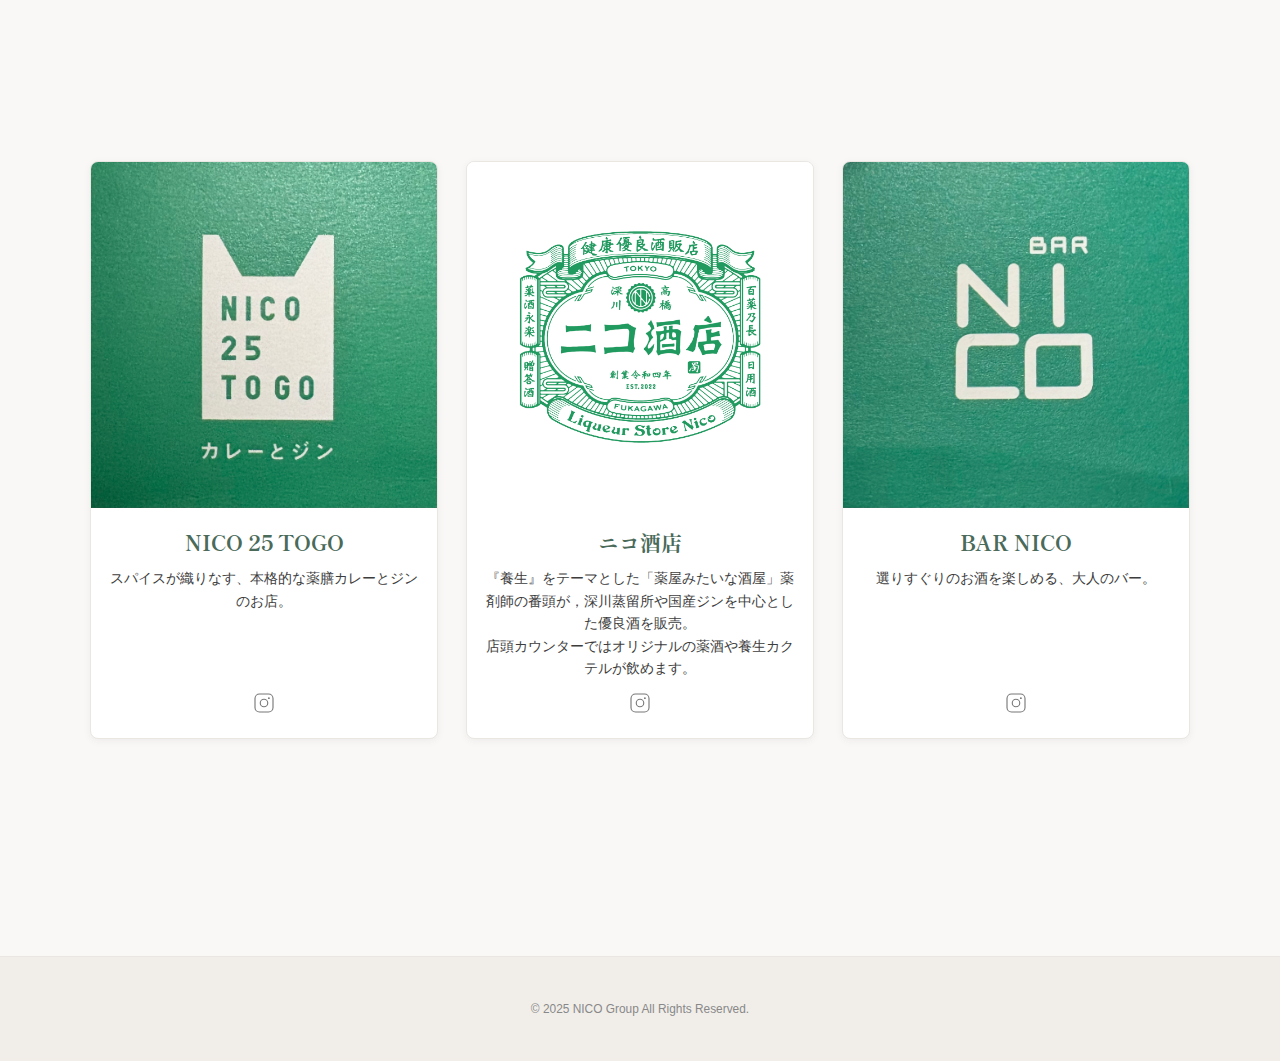
<file: index.html>
<!DOCTYPE html>
<html lang="ja">
<head>
    <meta charset="UTF-8">
    <meta name="viewport" content="width=device-width, initial-scale=1.0">
    <title>ニコグループ</title>
    <link href="https://fonts.googleapis.com/css2?family=Shippori+Mincho&family=Zen+Old+Mincho&display=swap" rel="stylesheet">
    <link rel="stylesheet" href="site/style.css">
</head>
<body class="portal-page">

    <main class="portal-container">

        <div class="store-selection">
            <div class="store-card">
                <a href="store_curry.html" class="store-image-wrapper">
                    <img src="site/top/nico_curry.jpg" alt="NICO 25 TOGO 店舗イメージ">
                </a>
                <div class="store-info">
                    <h2 class="store-name">NICO 25 TOGO</h2>
                    <p class="store-description">スパイスが織りなす、本格的な薬膳カレーとジンのお店。</p>
                    <a href="https://www.instagram.com/nico25curry_and_gin/" class="store-instagram-icon" target="_blank" rel="noopener noreferrer" aria-label="NICO 25 TOGO Instagram">
                        <img src="site/images/icons/instagram-light.svg" alt="Instagram">
                    </a>
                </div>
            </div>
            <div class="store-card">
                <a href="store_nico.html" class="store-image-wrapper">
                    <img src="site/top/nico.jpg" alt="ニコ酒店 店舗イメージ">
                </a>
                <div class="store-info">
                    <h2 class="store-name">ニコ酒店</h2>
                    <p class="store-description">『養生』をテーマとした「薬屋みたいな酒屋」薬剤師の番頭が，深川蒸留所や国産ジンを中心とした優良酒を販売。<br>店頭カウンターではオリジナルの薬酒や養生カクテルが飲めます。</p>
                    <a href="https://www.instagram.com/nicosaketen" class="store-instagram-icon" target="_blank" rel="noopener noreferrer" aria-label="ニコ酒店 Instagram">
                        <img src="site/images/icons/instagram-light.svg" alt="Instagram">
                    </a>
                </div>
            </div>
            <div class="store-card">
                <a href="store_bar.html" class="store-image-wrapper">
                    <img src="site/top/nico_bar.jpg" alt="BAR NICo 店舗イメージ">
                </a>
                <div class="store-info">
                    <h2 class="store-name">BAR NICO</h2>
                    <p class="store-description">選りすぐりのお酒を楽しめる、大人のバー。</p>
                    <a href="https://www.instagram.com/bar_nico25/" class="store-instagram-icon" target="_blank" rel="noopener noreferrer" aria-label="BAR NICo Instagram">
                        <img src="site/images/icons/instagram-light.svg" alt="Instagram">
                    </a>
                </div>
            </div>
        </div>
    </main>

    <footer>
        <div class="container">
            <p>&copy; 2025 NICO Group All Rights Reserved.</p>
        </div>
    </footer>
</body>
</html>
</file>
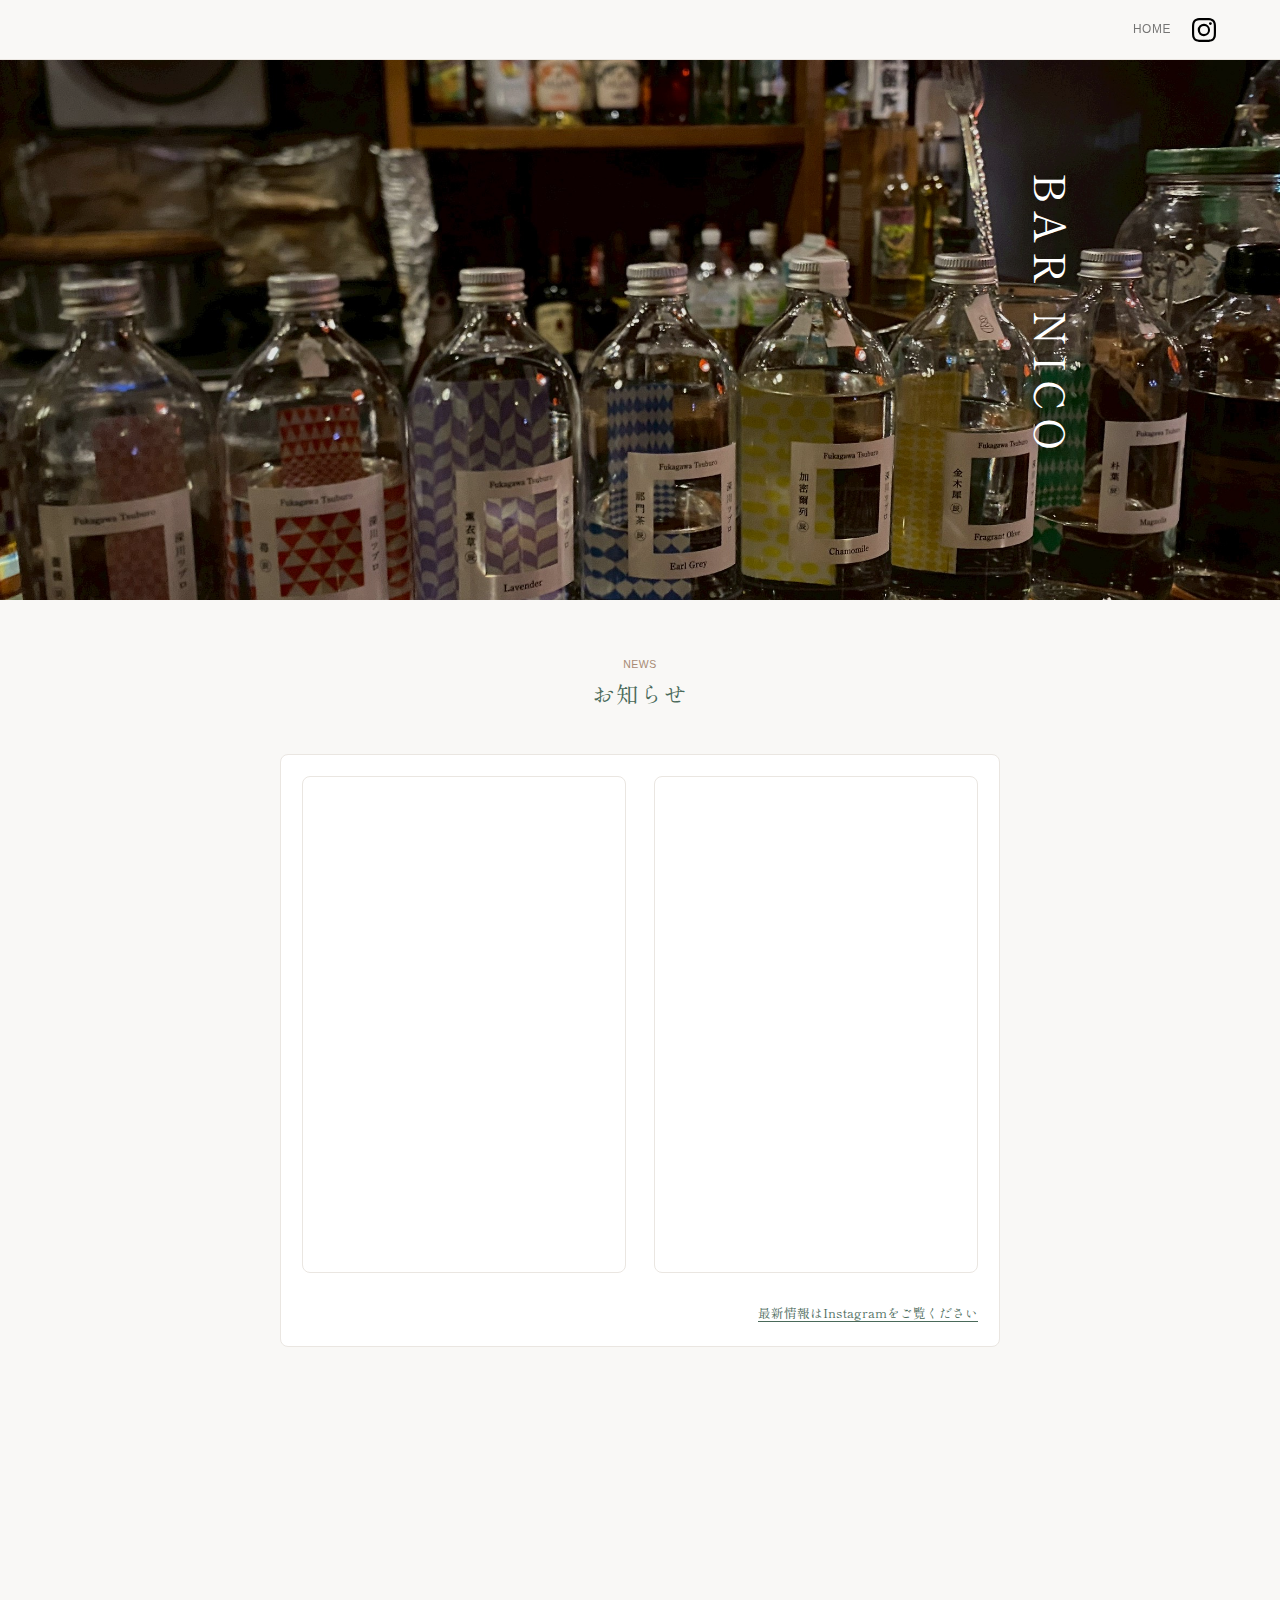
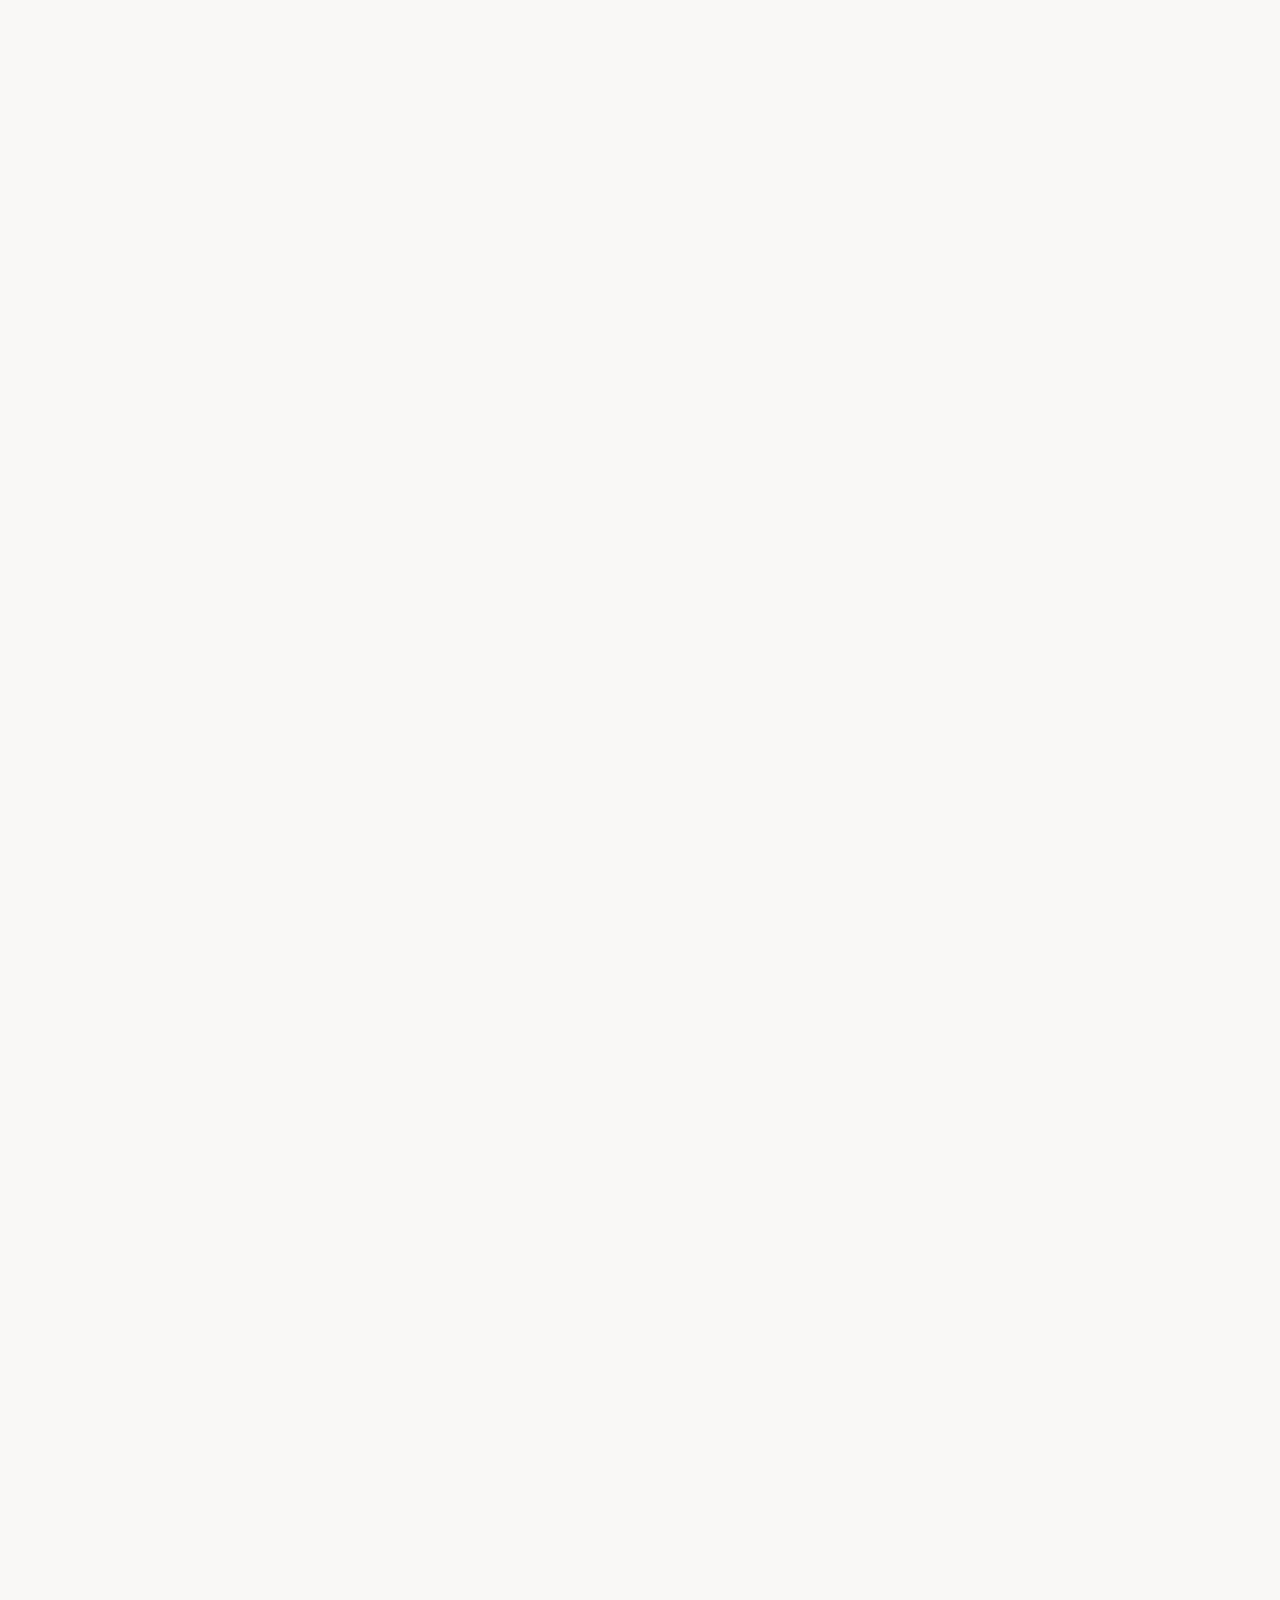
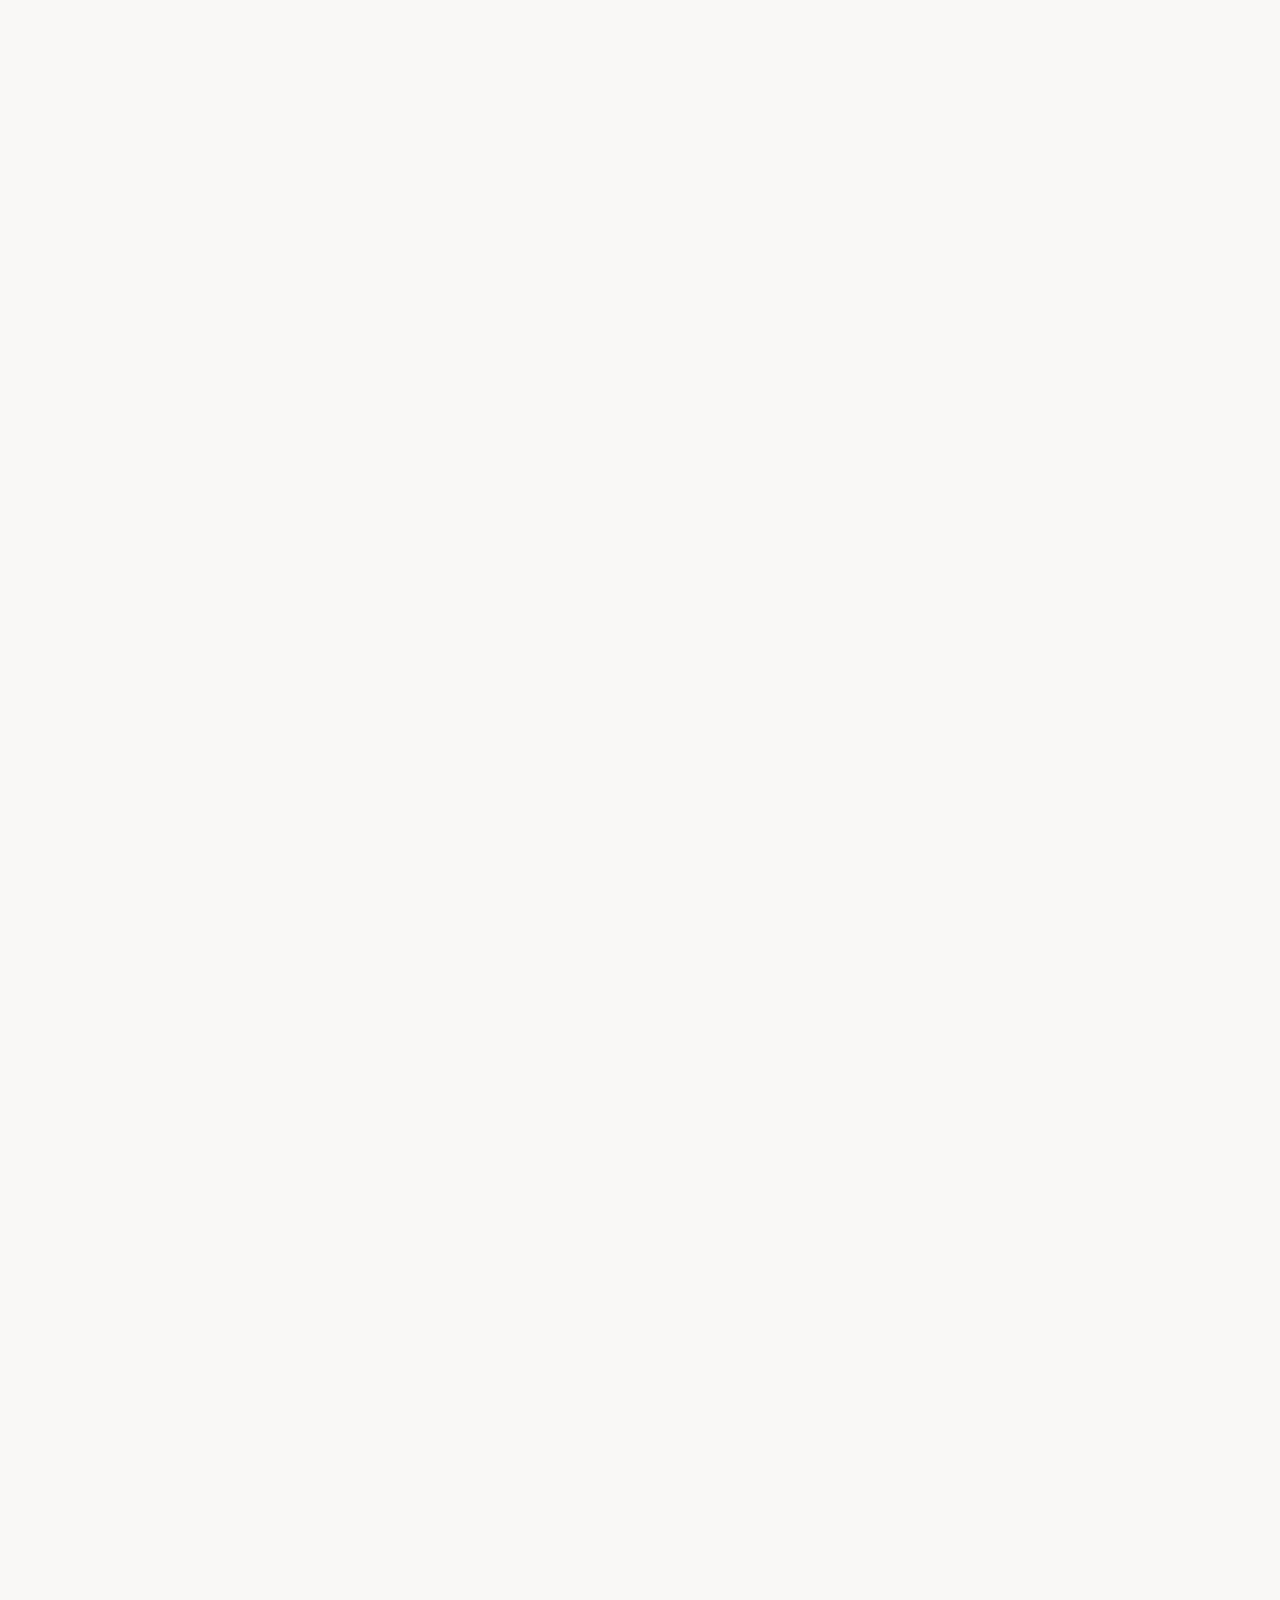
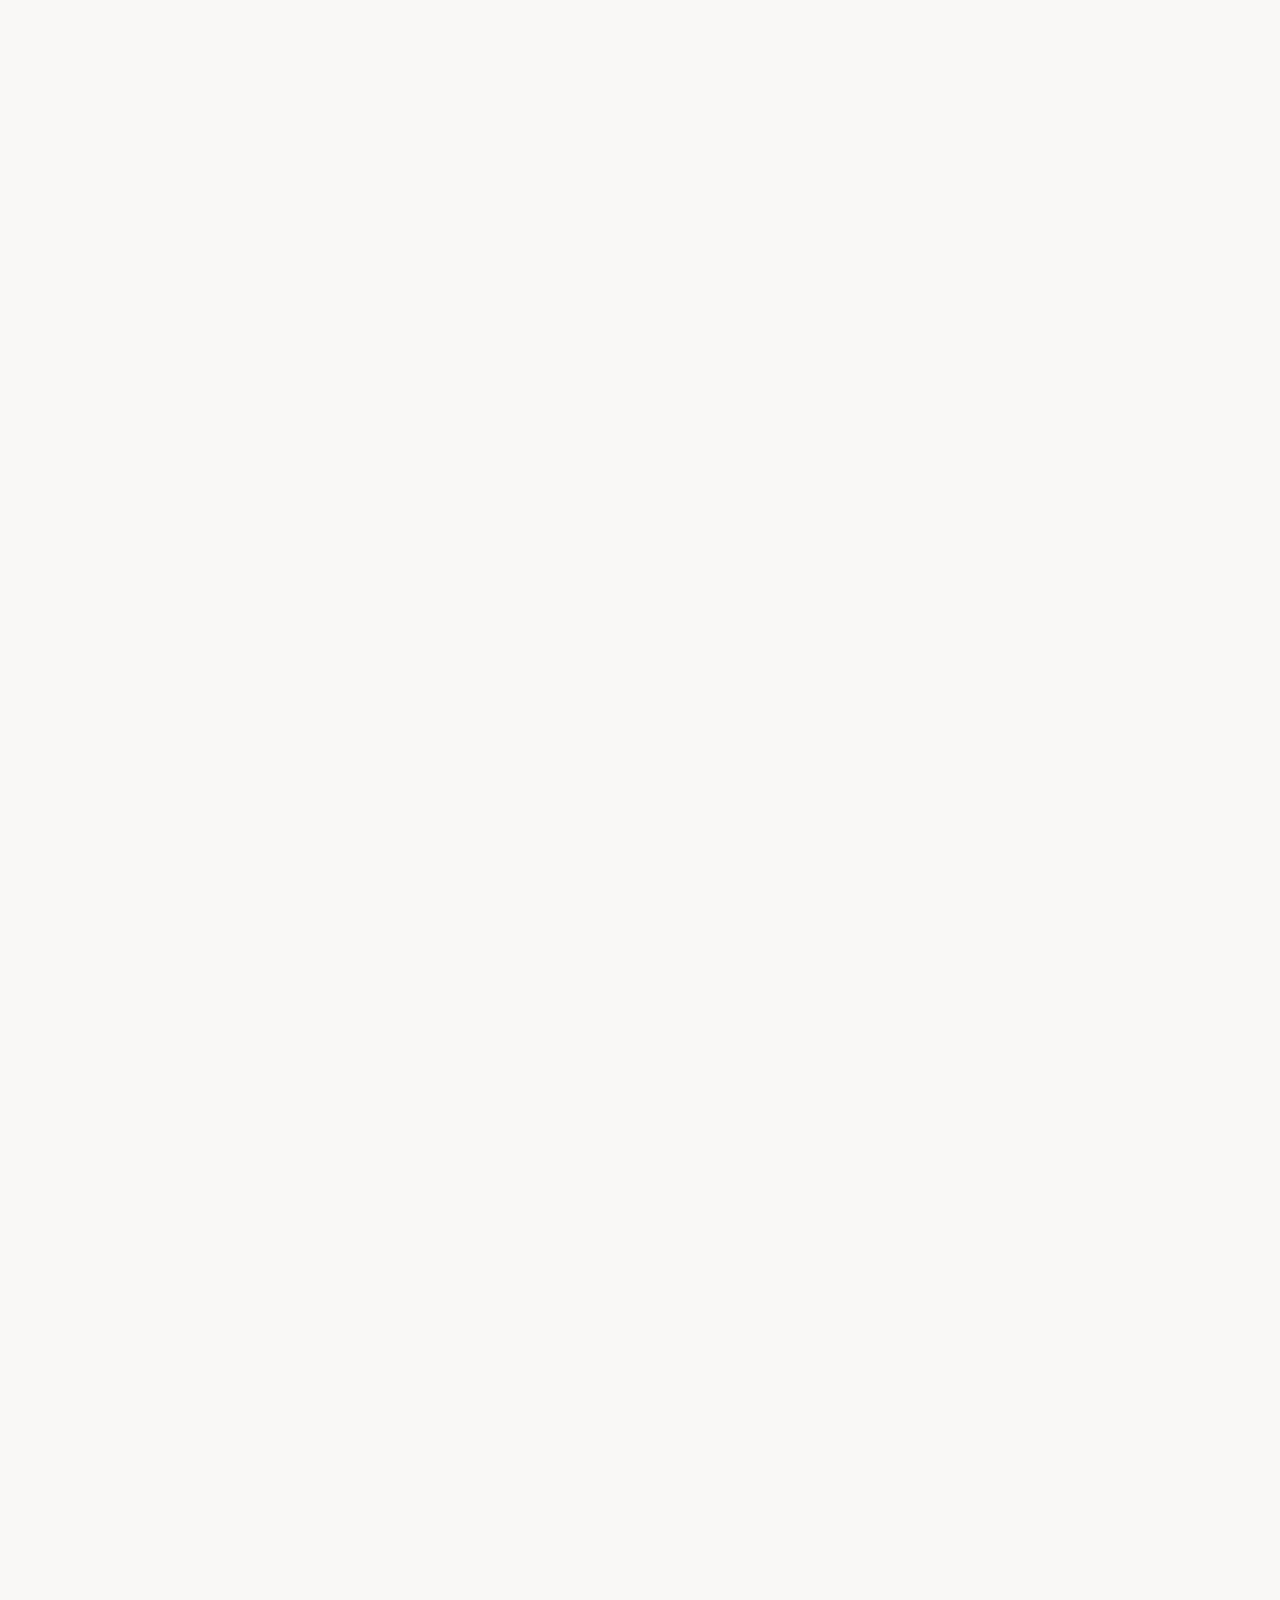
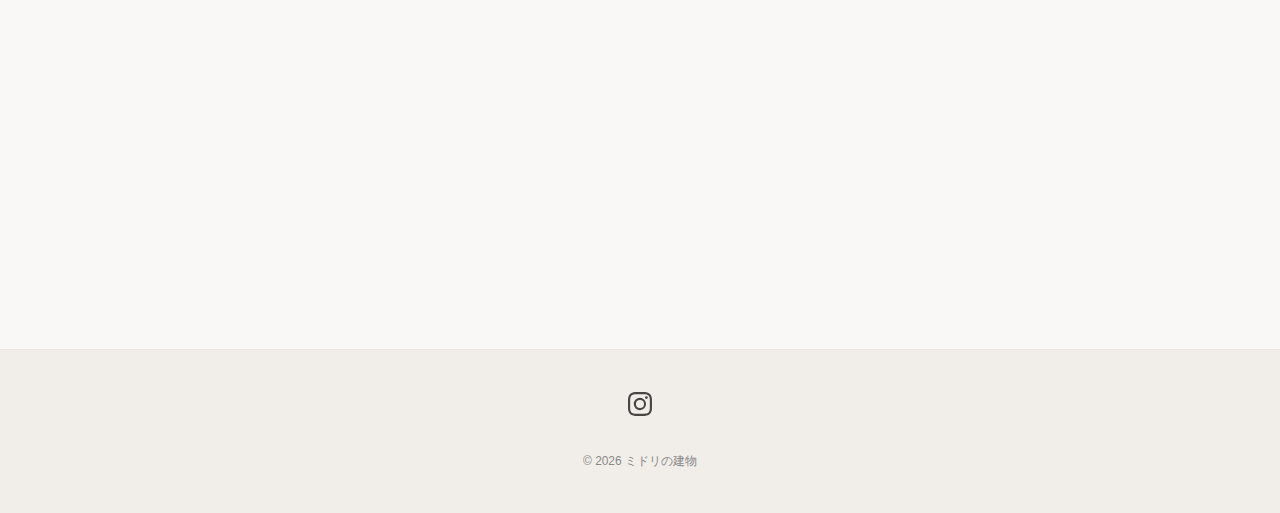
<file: bar.html>
<!DOCTYPE html>
<html lang="ja">
<head>
    <meta charset="UTF-8">
    <meta name="viewport" content="width=device-width, initial-scale=1.0">
    <title>BAR NICO</title>
    <link rel="icon" href="site/images/toppage/bar.jpg" type="image/jpeg">
    <link href="https://fonts.googleapis.com/css2?family=Shippori+Mincho&family=Zen+Old+Mincho&display=swap" rel="stylesheet">
    <link rel="stylesheet" href="https://cdn.jsdelivr.net/npm/swiper@11/swiper-bundle.min.css" />
    <link rel="stylesheet" href="site/style.css">
</head>
<body class="simple-page">

    <header class="minimal-header">
        <div class="minimal-header-container">
            <div class="minimal-nav">
                <a href="index.html" class="home-link">HOME</a>
                <a href="https://www.instagram.com/bar_nico25/" target="_blank" class="instagram-link" aria-label="Instagram">
                    <img src="site/images/icons/bootstrap-instagram.svg" alt="Instagram">
                </a>
            </div>
        </div>
    </header>

    <main>
        <section class="main-visual">
            <img src="site/images/bar/gallery/gallery_02.JPG" alt="BAR NICO 深川ツブロのボトル">
            <div class="main-visual-text">
                <h1>BAR NICO</h1>
            </div>
        </section>

        <section class="news-instagram instagram-embed-narrow" id="news-instagram">
            <div class="container fade-in">
                <div class="section-title">
                    <p>NEWS</p>
                    <h2>お知らせ</h2>
                </div>
                <div class="news-instagram-container">
                    <div class="news-list-section">
                        <div class="instagram-embed-grid">
                            <div class="instagram-latest-wrap">
                                <iframe class="instagram-embed-iframe" src="https://www.instagram.com/p/DS60p02jyZ8/embed" width="100%" height="680" frameborder="0" scrolling="no" allowtransparency="true" loading="lazy" title="BAR NICO Instagram 投稿2"></iframe>
                            </div>
                            <div class="instagram-latest-wrap">
                                <iframe class="instagram-embed-iframe" src="https://www.instagram.com/p/DS60p02jyZ8/embed" width="100%" height="680" frameborder="0" scrolling="no" allowtransparency="true" loading="lazy" title="BAR NICO Instagram 投稿1"></iframe>
                            </div>
                        </div>
                        <p class="instagram-latest-link instagram-latest-link--text"><a href="https://www.instagram.com/bar_nico25/" target="_blank" rel="noopener noreferrer">最新情報はInstagramをご覧ください</a></p>
                    </div>
                </div>
            </div>
        </section>

        <section id="store-concept" class="fade-in content-narrow store-concept--bar">
            <div class="container">
                <div class="section-title">
                    <p>CONCEPT</p>
                    <h2>お店について</h2>
                </div>
                <div class="store-concept-container">
                    <div class="store-concept-image">
                        <img src="site/images/bar/gallery/gallery_04.JPG" alt="BAR NICO 店内の様子" style="object-position: center; height: 300px;">
                    </div>
                    <div class="store-concept-text">
                        <h3>高橋の袂に20年、ミドリの建物のNICO</h3>
                        <p>深川の古くを語るに必要不可欠な小名木川，高橋(たかばし)の袂に20年，ミドリの建物の通称で店を構えるNICO。ジンに特化したBAR，カレーとジンの食事処，養生をテーマとした薬屋の様な酒屋の３つのフロアが１つの建物に。<br>
                        一階からのカレーも食べれる夜の街のホットステーション。2022にリニューアルオープン。ミドリの建物の外壁の塗り直しに伴い，ストリートアートアーティストESSOW氏に街のシンボルマークとも成り得る更なる個性を付与される。内装は以前の良さも残し，合理的且つ，より居心地の良い空間へと深川開拓者のGIFT LABがデザインを加える。ローカルから移住者，アーティスト，旅人，飲食店主，町会に子ども会，お祭り関係者と様々な人種が混ざり合うグッドミュージックな街の名物ハイブリッド酒場。</p>
                    </div>
                </div>
            </div>
        </section>

        <section class="product-slider-section" id="gallery">
            <div class="container fade-in">
                <div class="section-title">
                    <p>GALLERY</p>
                    <h2>ギャラリー</h2>
                </div>
                <div class="swiper product-swiper">
                    <div class="swiper-wrapper">
                        <div class="swiper-slide"><img src="site/images/bar/gallery/gallery_01.JPG" alt="BAR NICO ギャラリー1"></div>
                        <div class="swiper-slide"><img src="site/images/bar/gallery/gallery_02.JPG" alt="BAR NICO ギャラリー2"></div>
                        <div class="swiper-slide"><img src="site/images/bar/gallery/gallery_03.JPG" alt="BAR NICO ギャラリー3"></div>
                        <div class="swiper-slide"><img src="site/images/bar/gallery/gallery_04.JPG" alt="BAR NICO ギャラリー4"></div>
                    </div>
                    <div class="swiper-pagination"></div>
                    <div class="swiper-button-prev"></div>
                    <div class="swiper-button-next"></div>
                </div>
            </div>
        </section>

        <section class="event-info" id="event-srilanka">
            <div class="container fade-in">
                 <div class="section-title">
                    <p>EVENT</p>
                    <h2>ディラーニさんの<span class="br-mobile"></span>スリランカカレー</h2>
                </div>
                <div class="swiper event-swiper">
                    <div class="swiper-wrapper">
                        <div class="swiper-slide"><img src="site/images/curry/archive/dilani_srilanka/dilani_srilanka_01.JPG" alt="ディラーニさんのスリランカカレー"></div>
                        <div class="swiper-slide"><img src="site/images/curry/archive/dilani_srilanka/dilani_srilanka_02.JPG" alt="ディラーニさんのスリランカカレー"></div>
                        <div class="swiper-slide"><img src="site/images/curry/archive/dilani_srilanka/dilani_srilanka_03.JPG" alt="ディラーニさんのスリランカカレー"></div>
                        <div class="swiper-slide"><img src="site/images/curry/archive/dilani_srilanka/dilani_srilanka_04.JPG" alt="ディラーニさんのスリランカカレー"></div>
                        <div class="swiper-slide"><img src="site/images/curry/archive/dilani_srilanka/dilani_srilanka_05.JPG" alt="ディラーニさんのスリランカカレー"></div>
                        <div class="swiper-slide"><img src="site/images/curry/archive/dilani_srilanka/dilani_srilanka_06.JPG" alt="ディラーニさんのスリランカカレー"></div>
                        <div class="swiper-slide"><img src="site/images/curry/archive/dilani_srilanka/dilani_srilanka_07.JPG" alt="ディラーニさんのスリランカカレー"></div>
                    </div>
                    <div class="swiper-pagination"></div>
                    <div class="swiper-button-prev"></div>
                    <div class="swiper-button-next"></div>
                </div>
                <div class="event-info-content instagram-latest-link--text">
                    こちらは過去の様子になります。<class=br-mobile>最新情報及びメニューは<a href="https://www.instagram.com/dirani_san_no_surilanka_curry/" target="_blank" rel="noopener noreferrer">Instagramをご確認ください。</a>
                </div>
            </div>
        </section>

        <section class="event-info" id="event-info">
            <div class="container fade-in">
                 <div class="section-title">
                    <p>EVENT</p>
                    <h2>イベント</h2>
                </div>
                <div class="swiper event-swiper">
                    <div class="swiper-wrapper">
                        <div class="swiper-slide"><img src="site/images/bar/event/event_01.JPEG" alt="BAR NICO イベント"></div>
                        <div class="swiper-slide"><img src="site/images/bar/event/event_02.JPEG" alt="BAR NICO イベント"></div>
                        <div class="swiper-slide"><img src="site/images/bar/event/event_03.JPEG" alt="BAR NICO イベント"></div>
                        <div class="swiper-slide"><img src="site/images/bar/event/event_04.JPEG" alt="BAR NICO イベント"></div>
                        <div class="swiper-slide"><img src="site/images/bar/event/event_05.JPEG" alt="BAR NICO イベント"></div>
                        <div class="swiper-slide"><img src="site/images/bar/event/event_06.JPEG" alt="BAR NICO イベント"></div>
                        <div class="swiper-slide"><img src="site/images/bar/event/event_07.JPEG" alt="BAR NICO イベント"></div>
                        <div class="swiper-slide"><img src="site/images/bar/event/event_08.JPEG" alt="BAR NICO イベント"></div>
                        <div class="swiper-slide"><img src="site/images/bar/event/event_09.JPEG" alt="BAR NICO イベント"></div>
                        <div class="swiper-slide"><img src="site/images/bar/event/event_10.JPEG" alt="BAR NICO イベント"></div>
                        <div class="swiper-slide"><img src="site/images/bar/event/event_11.JPEG" alt="BAR NICO イベント"></div>
                        <div class="swiper-slide"><img src="site/images/bar/event/event_12.JPEG" alt="BAR NICO イベント"></div>
                        <div class="swiper-slide"><img src="site/images/bar/event/event_13.JPEG" alt="BAR NICO イベント"></div>
                        <div class="swiper-slide"><img src="site/images/bar/event/event_14.JPEG" alt="BAR NICO イベント"></div>
                        <div class="swiper-slide"><img src="site/images/bar/event/event_15.JPEG" alt="BAR NICO イベント"></div>
                        <div class="swiper-slide"><img src="site/images/bar/event/event_16.JPEG" alt="BAR NICO イベント"></div>
                        <div class="swiper-slide"><img src="site/images/bar/event/event_17.JPEG" alt="BAR NICO イベント"></div>
                        <div class="swiper-slide"><img src="site/images/bar/event/event_18.JPEG" alt="BAR NICO イベント"></div>
                        <div class="swiper-slide"><img src="site/images/bar/event/event_19.JPEG" alt="BAR NICO イベント"></div>
                        <div class="swiper-slide"><img src="site/images/bar/event/event_20.JPEG" alt="BAR NICO イベント"></div>
                        <div class="swiper-slide"><img src="site/images/bar/event/event_21.JPEG" alt="BAR NICO イベント"></div>
                        <div class="swiper-slide"><img src="site/images/bar/event/event_22.JPEG" alt="BAR NICO イベント"></div>
                        <div class="swiper-slide"><img src="site/images/bar/event/event_23.JPEG" alt="BAR NICO イベント"></div>
                        <div class="swiper-slide"><img src="site/images/bar/event/event_24.JPEG" alt="BAR NICO イベント"></div>
                    </div>
                    <div class="swiper-pagination"></div>
                    <div class="swiper-button-prev"></div>
                    <div class="swiper-button-next"></div>
                </div>
                <div class="event-info-content">
                    <p class="instagram-latest-link instagram-latest-link--text"><a href="https://www.instagram.com/bar_nico25/" target="_blank" rel="noopener noreferrer">最新のイベントはInstagramをご確認ください。</a></p>
                </div>
            </div>
        </section>

        <section id="contact" class="fade-in">
            <div class="container">
                <div class="section-title">
                    <p>CONTACT</p>
                    <h2>お問い合わせ</h2>
                </div>
                <div class="contact-container">
                    <div class="contact-info">
                        <p>ご予約・お問い合わせはお電話またはInstagramのDMまで。</p>
                        <p>BAR NICO<br>東京都江東区高橋11-1 2F</p>
                        
                    </div>
                    <div class="map-container">
                        <iframe src="https://www.google.com/maps/embed?pb=!1m18!1m12!1m3!1d3240.681831700016!2d139.79866719999998!3d35.6848355!2m3!1f0!2f0!3f0!3m2!1i1024!2i768!4f13.1!3m3!1m2!1s0x6018893c03be290b%3A0x5334856672c72d39!2zQkFSIE5JQ0_vvIjjg5Djg7zjg4vjgrPvvInmuIXmvoTnmb3msrM!5e0!3m2!1sja!2sjp!4v1760541495486!5m2!1sja!2sjp" width="600" height="450" style="border:0;" allowfullscreen="" loading="lazy" referrerpolicy="no-referrer-when-downgrade"></iframe>
                    </div>
                </div>
            </div>
        </section>
    </main>

    <script src="https://cdn.jsdelivr.net/npm/swiper@11/swiper-bundle.min.js"></script>
    <script src="site/script.js"></script>
    <footer>
        <div class="container">
            <div class="sns-icons footer-sns-icons">
                <a href="https://www.instagram.com/bar_nico25/" target="_blank"><img src="site/images/icons/bootstrap-instagram.svg" alt="Instagram"></a>
            </div>
            <p>&copy; 2026 ミドリの建物</p>
        </div>
    </footer>
</body>
</html>
</file>
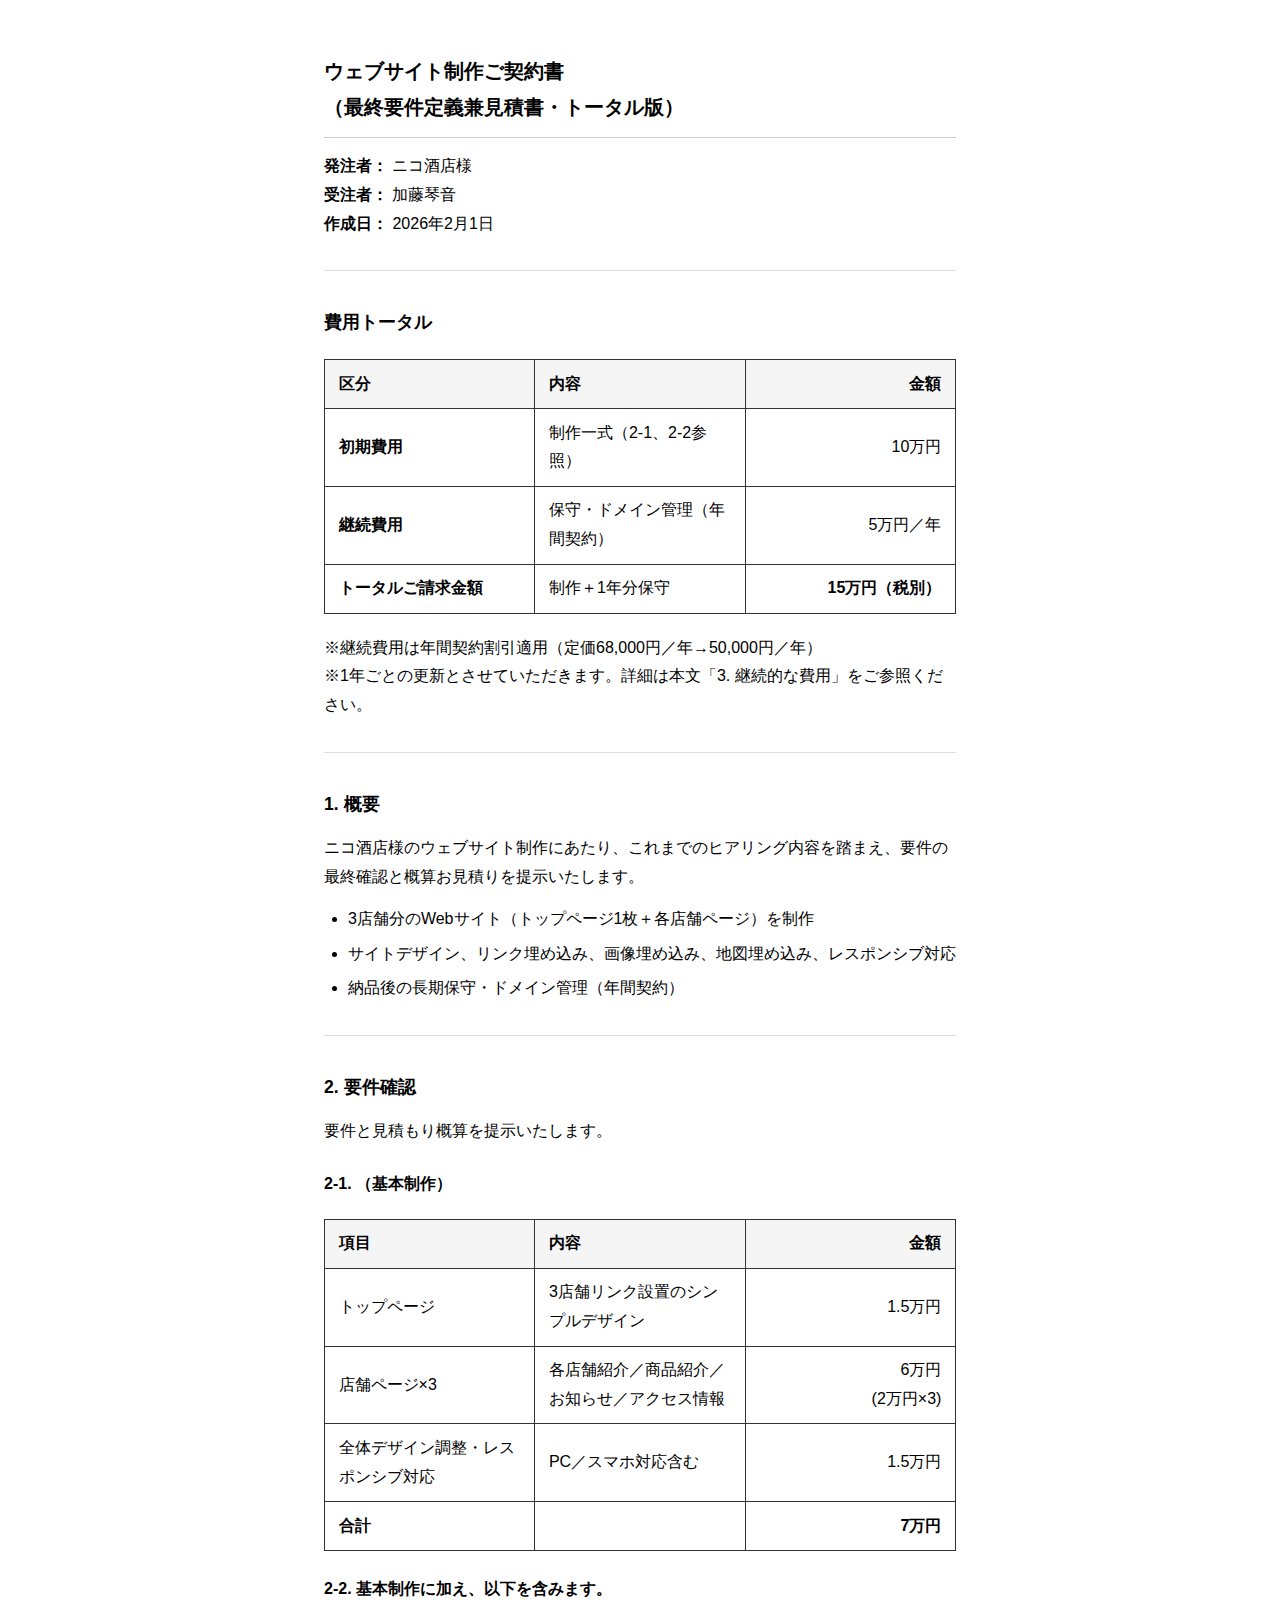
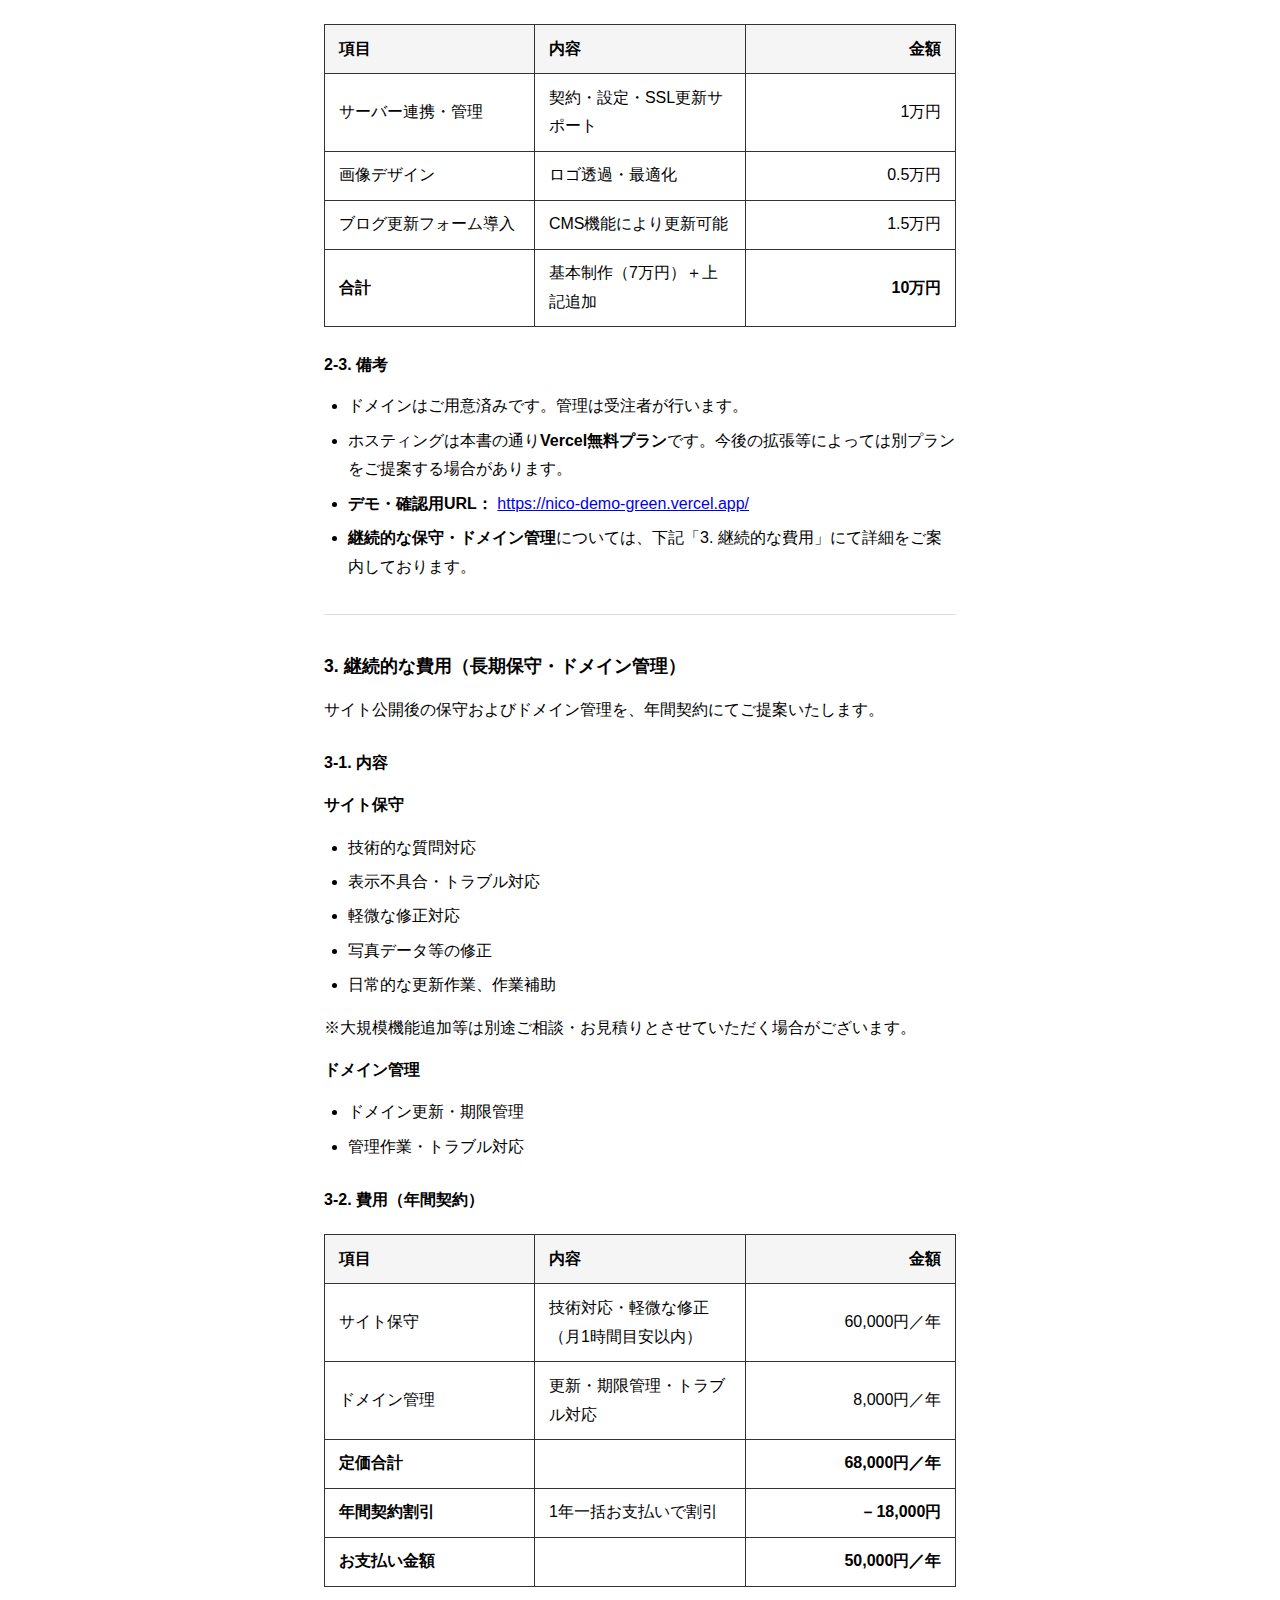
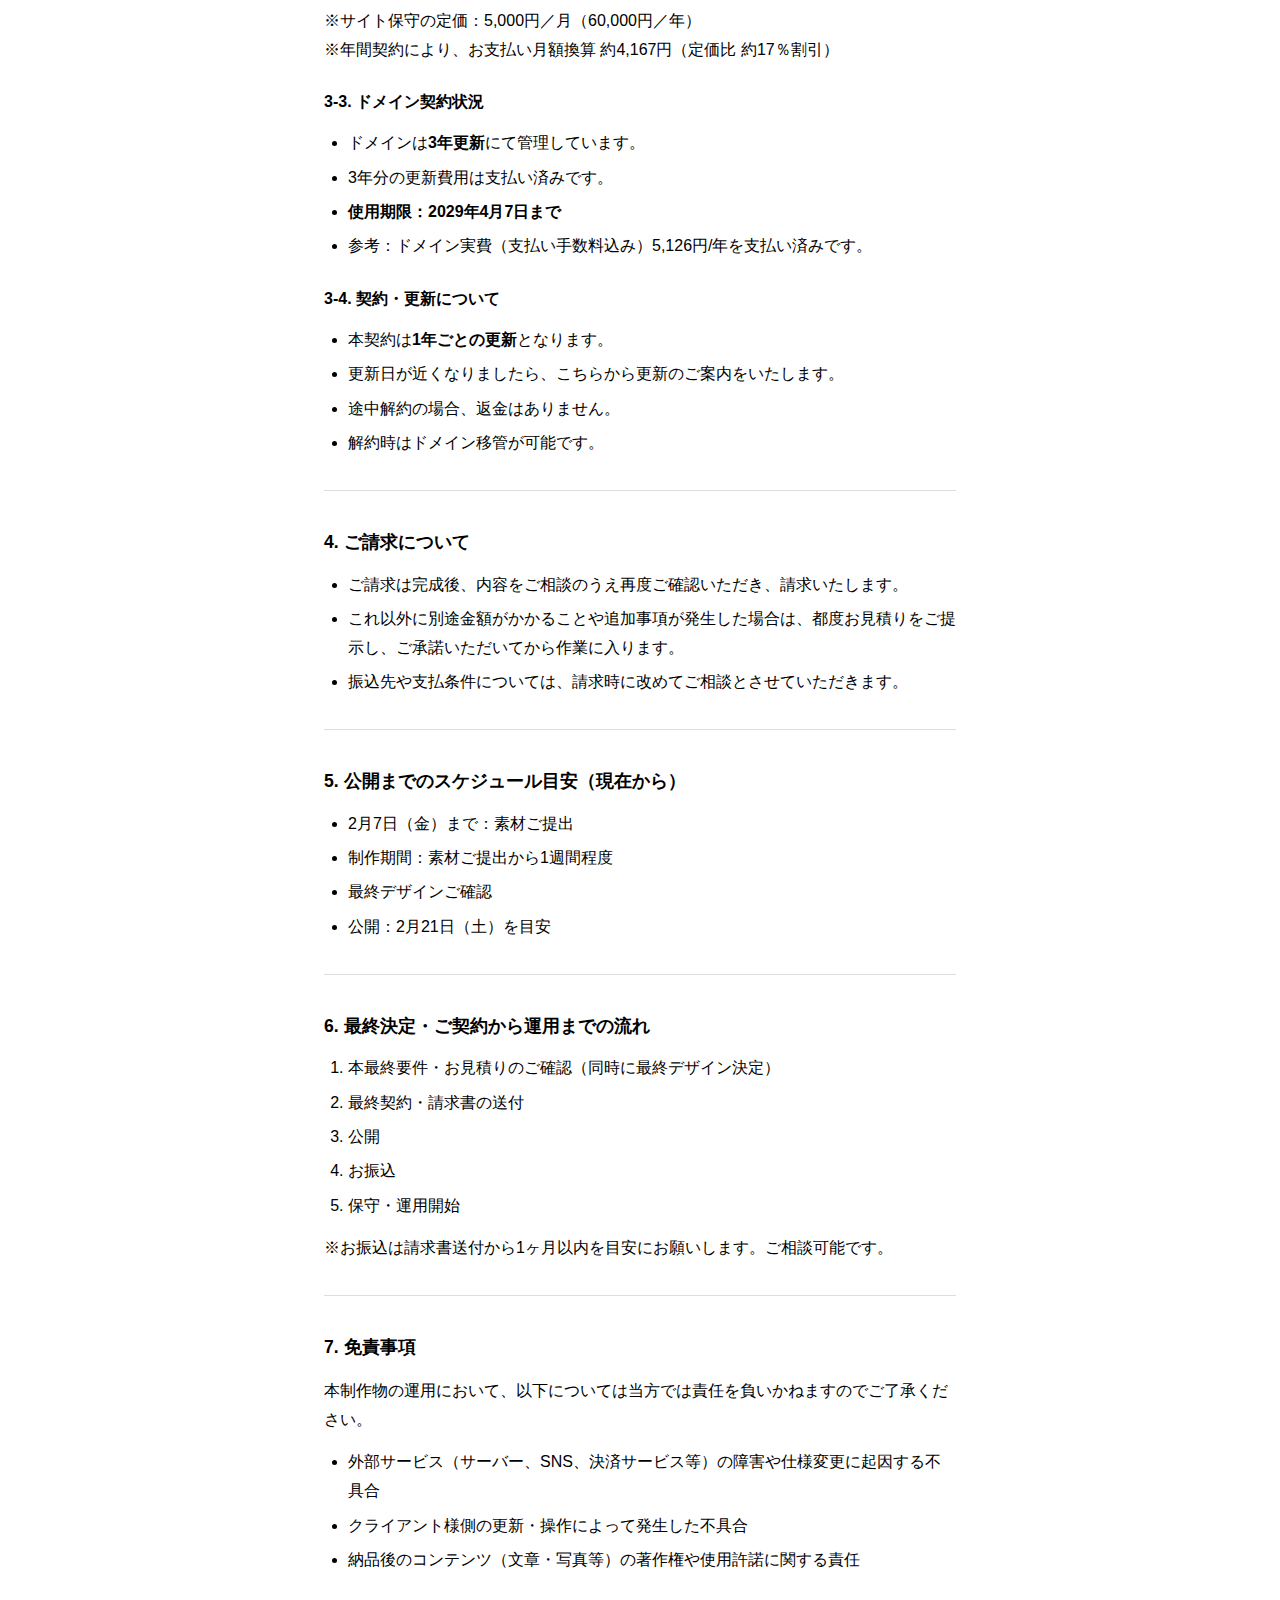
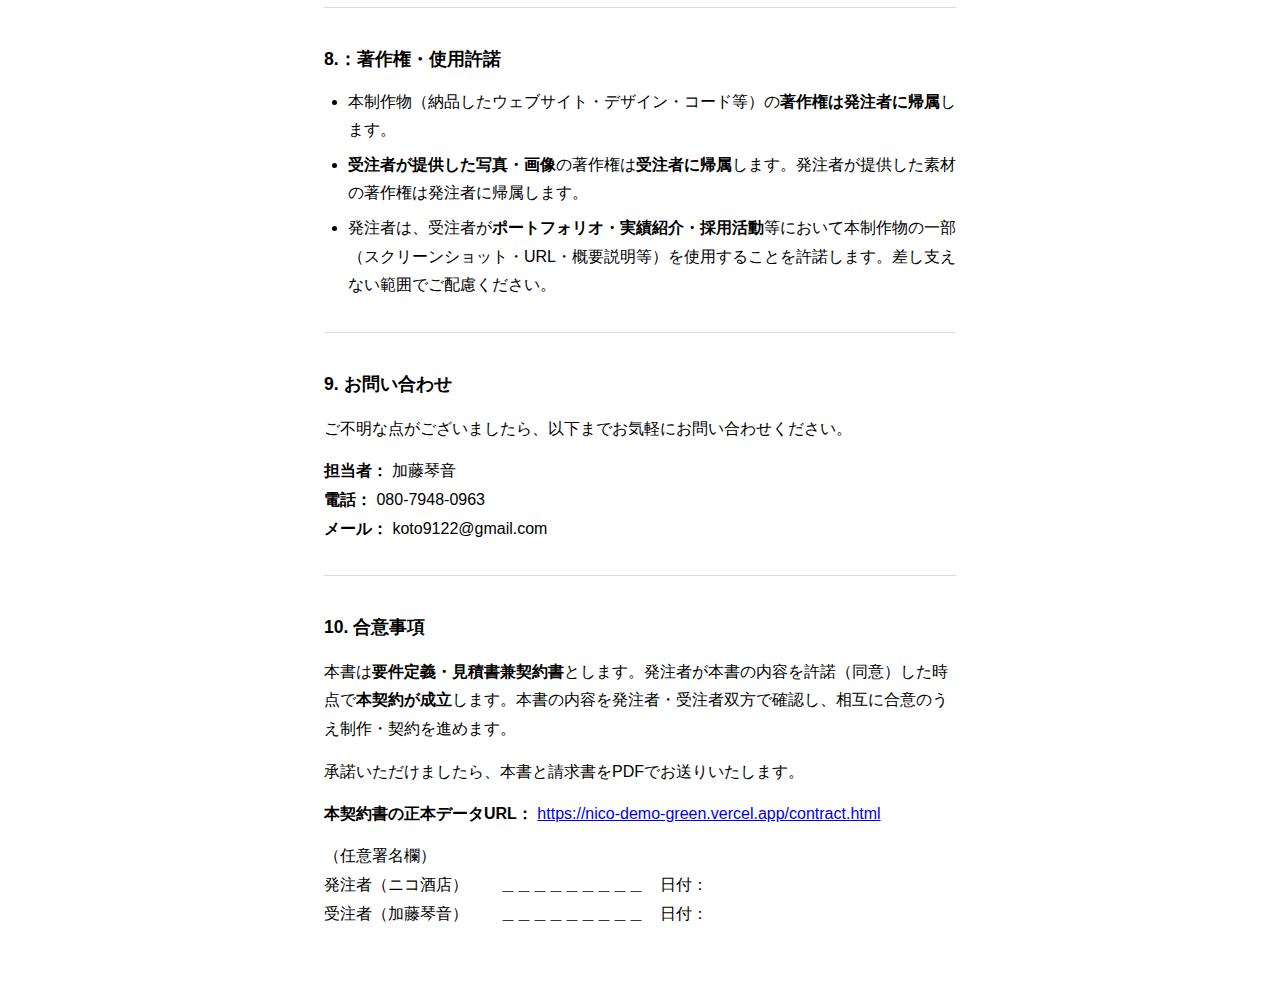
<file: contract.html>
<!DOCTYPE html>
<html lang="ja">
<head>
<meta charset="UTF-8">
<meta name="viewport" content="width=device-width, initial-scale=1">
<title>最終要件定義兼見積書・ご契約書（トータル版）</title>
<style>
html { overflow-x: hidden; }
body { font-family: "Hiragino Sans", "Yu Gothic", sans-serif; line-height: 1.8; max-width: 680px; margin: 2.5rem auto; padding: 0 1.5rem; box-sizing: border-box; width: 100%; overflow-x: hidden; }
h1 { font-size: 1.25rem; border-bottom: 1px solid #ccc; padding-bottom: 0.75rem; margin-bottom: 0.5rem; }
h2 { font-size: 1.1rem; margin-top: 2.25rem; margin-bottom: 0.75rem; }
h3 { font-size: 1rem; margin-top: 1.5rem; margin-bottom: 0.5rem; }
.wrap-table { overflow-x: auto; -webkit-overflow-scrolling: touch; margin: 1.25rem 0; max-width: 100%; }
table { border-collapse: collapse; width: 100%; min-width: 280px; table-layout: fixed; }
th, td { border: 1px solid #333; padding: 0.6rem 0.85rem; text-align: left; }
th:last-child, td:last-child { white-space: nowrap; min-width: 6.5em; text-align: right; }
th { background: #f5f5f5; }
hr { border: none; border-top: 1px solid #ddd; margin: 2rem 0; }
ul, ol { margin: 0.75rem 0; padding-left: 1.5rem; }
ul li, ol li { margin-bottom: 0.35rem; }
p { margin: 0.85rem 0; }
@media (max-width: 600px) {
  body { margin: 0 auto; padding: 0 0.75rem; font-size: 14px; max-width: 100%; }
  .wrap-table { margin: 0.75rem 0; max-width: 100%; width: 100%; }
  .wrap-table table { min-width: 280px; width: 100%; table-layout: fixed; }
  th, td { padding: 0.4rem 0.45rem; font-size: 0.8rem; line-height: 1.45; word-break: break-all; overflow-wrap: break-word; }
  th:first-child, td:first-child { width: 26%; max-width: 26%; }
  th:nth-child(2), td:nth-child(2) { width: 50%; max-width: 50%; }
  th:last-child, td:last-child { width: 24%; max-width: 24%; white-space: normal; min-width: 0; }
  h2 { margin-top: 1.5rem; font-size: 1rem; }
  h3 { margin-top: 1rem; font-size: 0.9rem; }
  .year-unit { display: block; }
  .slash-pc { display: none; }
  .slash-mobile { display: inline; }
}
.slash-mobile { display: none; }
.slash-pc { display: inline; }
</style>
</head>
<body>

<h1>ウェブサイト制作ご契約書<br>（最終要件定義兼見積書・トータル版）</h1>

<p><strong>発注者：</strong> ニコ酒店様<br>
<strong>受注者：</strong> 加藤琴音<br>
<strong>作成日：</strong> 2026年2月1日</p>

<hr>

<h2>費用トータル</h2>

<div class="wrap-table"><table>
<tr><th>区分</th><th>内容</th><th>金額</th></tr>
<tr><td><strong>初期費用</strong></td><td>制作一式（2-1、2-2参照）</td><td>10万円</td></tr>
<tr><td><strong>継続費用</strong></td><td>保守・ドメイン管理（年間契約）</td><td>5万円<span class="year-unit"><span class="slash-pc">／</span><span class="slash-mobile">/</span>年</span></td></tr>
<tr><td><strong>トータルご請求金額</strong></td><td>制作＋1年分保守</td><td><strong>15万円（税別）</strong></td></tr>
</table></div>

<p>※継続費用は年間契約割引適用（定価68,000円<span class="slash-pc">／</span><span class="slash-mobile">/</span>年→50,000円<span class="slash-pc">／</span><span class="slash-mobile">/</span>年）<br>
※1年ごとの更新とさせていただきます。詳細は本文「3. 継続的な費用」をご参照ください。</p>

<hr>

<h2>1. 概要</h2>
<p>ニコ酒店様のウェブサイト制作にあたり、これまでのヒアリング内容を踏まえ、要件の最終確認と概算お見積りを提示いたします。</p>
<ul>
<li>3店舗分のWebサイト（トップページ1枚＋各店舗ページ）を制作</li>
<li>サイトデザイン、リンク埋め込み、画像埋め込み、地図埋め込み、レスポンシブ対応</li>
<li>納品後の長期保守・ドメイン管理（年間契約）</li>
</ul>

<hr>

<h2>2. 要件確認</h2>
<p>要件と見積もり概算を提示いたします。<br>


<h3>2-1. （基本制作）</h3>

<div class="wrap-table"><table>
<tr><th>項目</th><th>内容</th><th>金額</th></tr>
<tr><td>トップページ</td><td>3店舗リンク設置のシンプルデザイン</td><td>1.5万円</td></tr>
<tr><td>店舗ページ×3</td><td>各店舗紹介／商品紹介／お知らせ／アクセス情報</td><td>6万円<br>(2万円×3)</td></tr>
<tr><td>全体デザイン調整・レスポンシブ対応</td><td>PC／スマホ対応含む</td><td>1.5万円</td></tr>
<tr><td><strong>合計</strong></td><td></td><td><strong>7万円</strong></td></tr>
</table></div>

<h3>2-2. 基本制作に加え、以下を含みます。</h3>

<div class="wrap-table"><table>
<tr><th>項目</th><th>内容</th><th>金額</th></tr>
<tr><td>サーバー連携・管理</td><td>契約・設定・SSL更新サポート</td><td>1万円</td></tr>
<tr><td>画像デザイン</td><td>ロゴ透過・最適化</td><td>0.5万円</td></tr>
<tr><td>ブログ更新フォーム導入</td><td>CMS機能により更新可能</td><td>1.5万円</td></tr>
<tr><td><strong>合計</strong></td><td>基本制作（7万円）＋上記追加</td><td><strong>10万円</strong></td></tr>
</table></div>

<h3>2-3. 備考</h3>
<ul>
<li>ドメインはご用意済みです。管理は受注者が行います。</li>
<li>ホスティングは本書の通り<strong>Vercel無料プラン</strong>です。今後の拡張等によっては別プランをご提案する場合があります。</li>
<li><strong>デモ・確認用URL：</strong> <a href="https://nico-demo-green.vercel.app/" target="_blank" rel="noopener noreferrer">https://nico-demo-green.vercel.app/</a></li>
<li><strong>継続的な保守・ドメイン管理</strong>については、下記「3. 継続的な費用」にて詳細をご案内しております。</li>
</ul>

<hr>

<h2>3. 継続的な費用（長期保守・ドメイン管理）</h2>
<p>サイト公開後の保守およびドメイン管理を、年間契約にてご提案いたします。</p>

<h3>3-1. 内容</h3>
<p><strong>サイト保守</strong></p>
<ul>
<li>技術的な質問対応</li>
<li>表示不具合・トラブル対応</li>
<li>軽微な修正対応</li>
<li>写真データ等の修正</li>
<li>日常的な更新作業、作業補助</li>
</ul>
<p>※大規模機能追加等は別途ご相談・お見積りとさせていただく場合がございます。</p>
<p><strong>ドメイン管理</strong></p>
<ul>
<li>ドメイン更新・期限管理</li>
<li>管理作業・トラブル対応</li>
</ul>

<h3>3-2. 費用（年間契約）</h3>

<div class="wrap-table"><table>
<tr><th>項目</th><th>内容</th><th>金額</th></tr>
<tr><td>サイト保守</td><td>技術対応・軽微な修正（月1時間目安以内）</td><td>60,000円<span class="year-unit"><span class="slash-pc">／</span><span class="slash-mobile">/</span>年</span></td></tr>
<tr><td>ドメイン管理</td><td>更新・期限管理・トラブル対応</td><td>8,000円<span class="year-unit"><span class="slash-pc">／</span><span class="slash-mobile">/</span>年</span></td></tr>
<tr><td><strong>定価合計</strong></td><td></td><td><strong>68,000円<span class="year-unit"><span class="slash-pc">／</span><span class="slash-mobile">/</span>年</span></strong></td></tr>
<tr><td><strong>年間契約割引</strong></td><td>1年一括お支払いで割引</td><td><strong>－18,000円</strong></td></tr>
<tr><td><strong>お支払い金額</strong></td><td></td><td><strong>50,000円<span class="year-unit"><span class="slash-pc">／</span><span class="slash-mobile">/</span>年</span></strong></td></tr>
</table></div>

<p>※サイト保守の定価：5,000円<span class="slash-pc">／</span><span class="slash-mobile">/</span>月（60,000円<span class="slash-pc">／</span><span class="slash-mobile">/</span>年）<br>
※年間契約により、お支払い月額換算 約4,167円（定価比 約17％割引）</p>

<h3>3-3. ドメイン契約状況</h3>
<ul>
<li>ドメインは<strong>3年更新</strong>にて管理しています。</li>
<li>3年分の更新費用は支払い済みです。</li>
<li><strong>使用期限：2029年4月7日まで</strong></li>
<li>参考：ドメイン実費（支払い手数料込み）5,126円/年を支払い済みです。</li>
</ul>

<h3>3-4. 契約・更新について</h3>
<ul>
<li>本契約は<strong>1年ごとの更新</strong>となります。</li>
<li>更新日が近くなりましたら、こちらから更新のご案内をいたします。</li>
<li>途中解約の場合、返金はありません。</li>
<li>解約時はドメイン移管が可能です。</li>
</ul>




<hr>

<h2>4. ご請求について</h2>
<ul>
<li>ご請求は完成後、内容をご相談のうえ再度ご確認いただき、請求いたします。</li>
<li>これ以外に別途金額がかかることや追加事項が発生した場合は、都度お見積りをご提示し、ご承諾いただいてから作業に入ります。</li>
<li>振込先や支払条件については、請求時に改めてご相談とさせていただきます。</li>
</ul>

<hr>

<h2>5. 公開までのスケジュール目安（現在から）</h2>
<ul>
<li>2月7日（金）まで：素材ご提出</li>
<li>制作期間：素材ご提出から1週間程度</li>
<li>最終デザインご確認</li>
<li>公開：2月21日（土）を目安</li>
</ul>

<hr>

<h2>6. 最終決定・ご契約から運用までの流れ</h2>
<ol>
<li>本最終要件・お見積りのご確認（同時に最終デザイン決定）</li>
<li>最終契約・請求書の送付</li>
<li>公開</li>
<li>お振込</li>
<li>保守・運用開始</li>
</ol>

<p>※お振込は請求書送付から1ヶ月以内を目安にお願いします。ご相談可能です。</p>

<hr>

<h2>7. 免責事項</h2>
<p>本制作物の運用において、以下については当方では責任を負いかねますのでご了承ください。</p>
<ul>
<li>外部サービス（サーバー、SNS、決済サービス等）の障害や仕様変更に起因する不具合</li>
<li>クライアント様側の更新・操作によって発生した不具合</li>
<li>納品後のコンテンツ（文章・写真等）の著作権や使用許諾に関する責任</li>
</ul>

<hr>

<h2>8.：著作権・使用許諾</h2>
<ul>
<li>本制作物（納品したウェブサイト・デザイン・コード等）の<strong>著作権は発注者に帰属</strong>します。</li>
<li><strong>受注者が提供した写真・画像</strong>の著作権は<strong>受注者に帰属</strong>します。発注者が提供した素材の著作権は発注者に帰属します。</li>
<li>発注者は、受注者が<strong>ポートフォリオ・実績紹介・採用活動</strong>等において本制作物の一部（スクリーンショット・URL・概要説明等）を使用することを許諾します。差し支えない範囲でご配慮ください。</li>
</ul>

<hr>

<h2>9. お問い合わせ</h2>
<p>ご不明な点がございましたら、以下までお気軽にお問い合わせください。</p>
<p><strong>担当者：</strong> 加藤琴音<br>
<strong>電話：</strong> 080-7948-0963<br>
<strong>メール：</strong> koto9122@gmail.com</p>

<hr>

<h2>10. 合意事項</h2>
<p>本書は<strong>要件定義・見積書兼契約書</strong>とします。発注者が本書の内容を許諾（同意）した時点で<strong>本契約が成立</strong>します。本書の内容を発注者・受注者双方で確認し、相互に合意のうえ制作・契約を進めます。</p>
<p>承諾いただけましたら、本書と請求書をPDFでお送りいたします。</p>
<p><strong>本契約書の正本データURL：</strong> <a href="https://nico-demo-green.vercel.app/contract.html" target="_blank" rel="noopener noreferrer">https://nico-demo-green.vercel.app/contract.html</a></p>
<p>（任意署名欄）<br>
発注者（ニコ酒店）　　＿＿＿＿＿＿＿＿＿　日付：<br>
受注者（加藤琴音）　　＿＿＿＿＿＿＿＿＿　日付：</p>

</body>
</html>
</file>
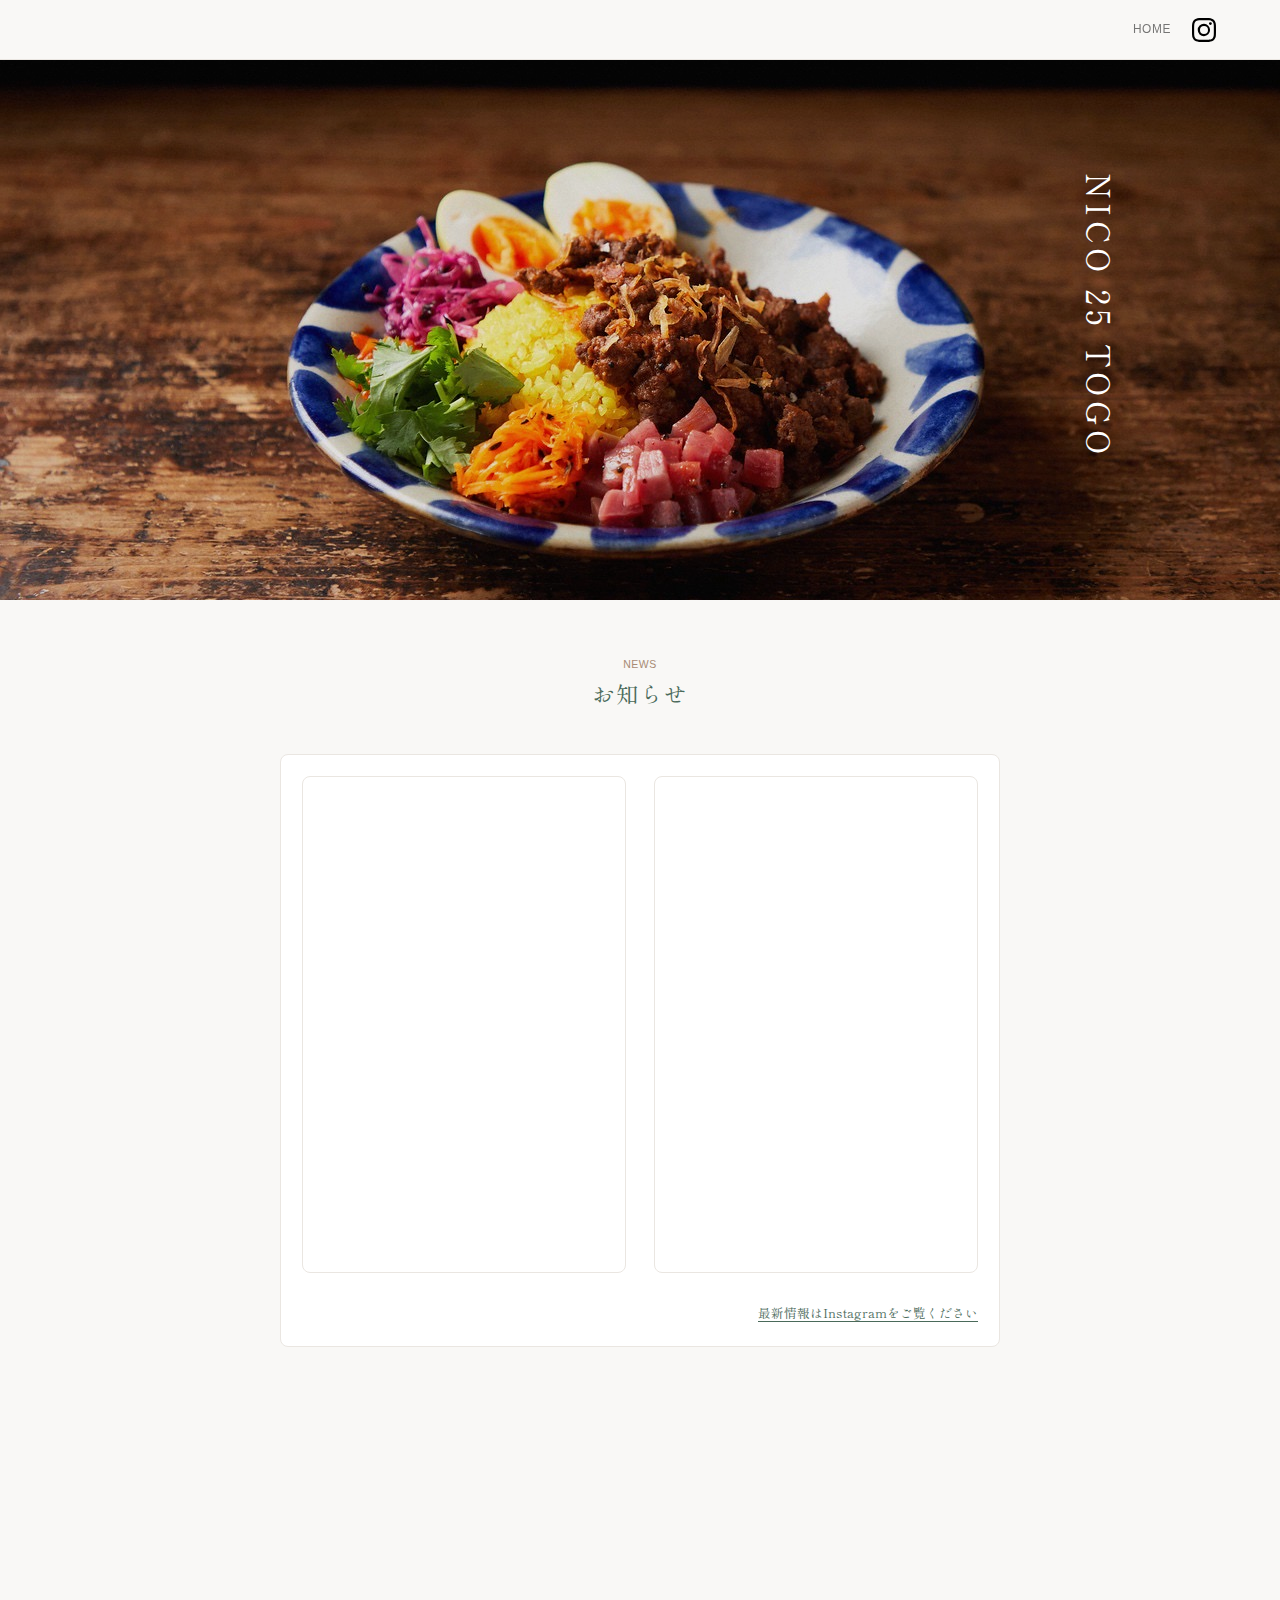
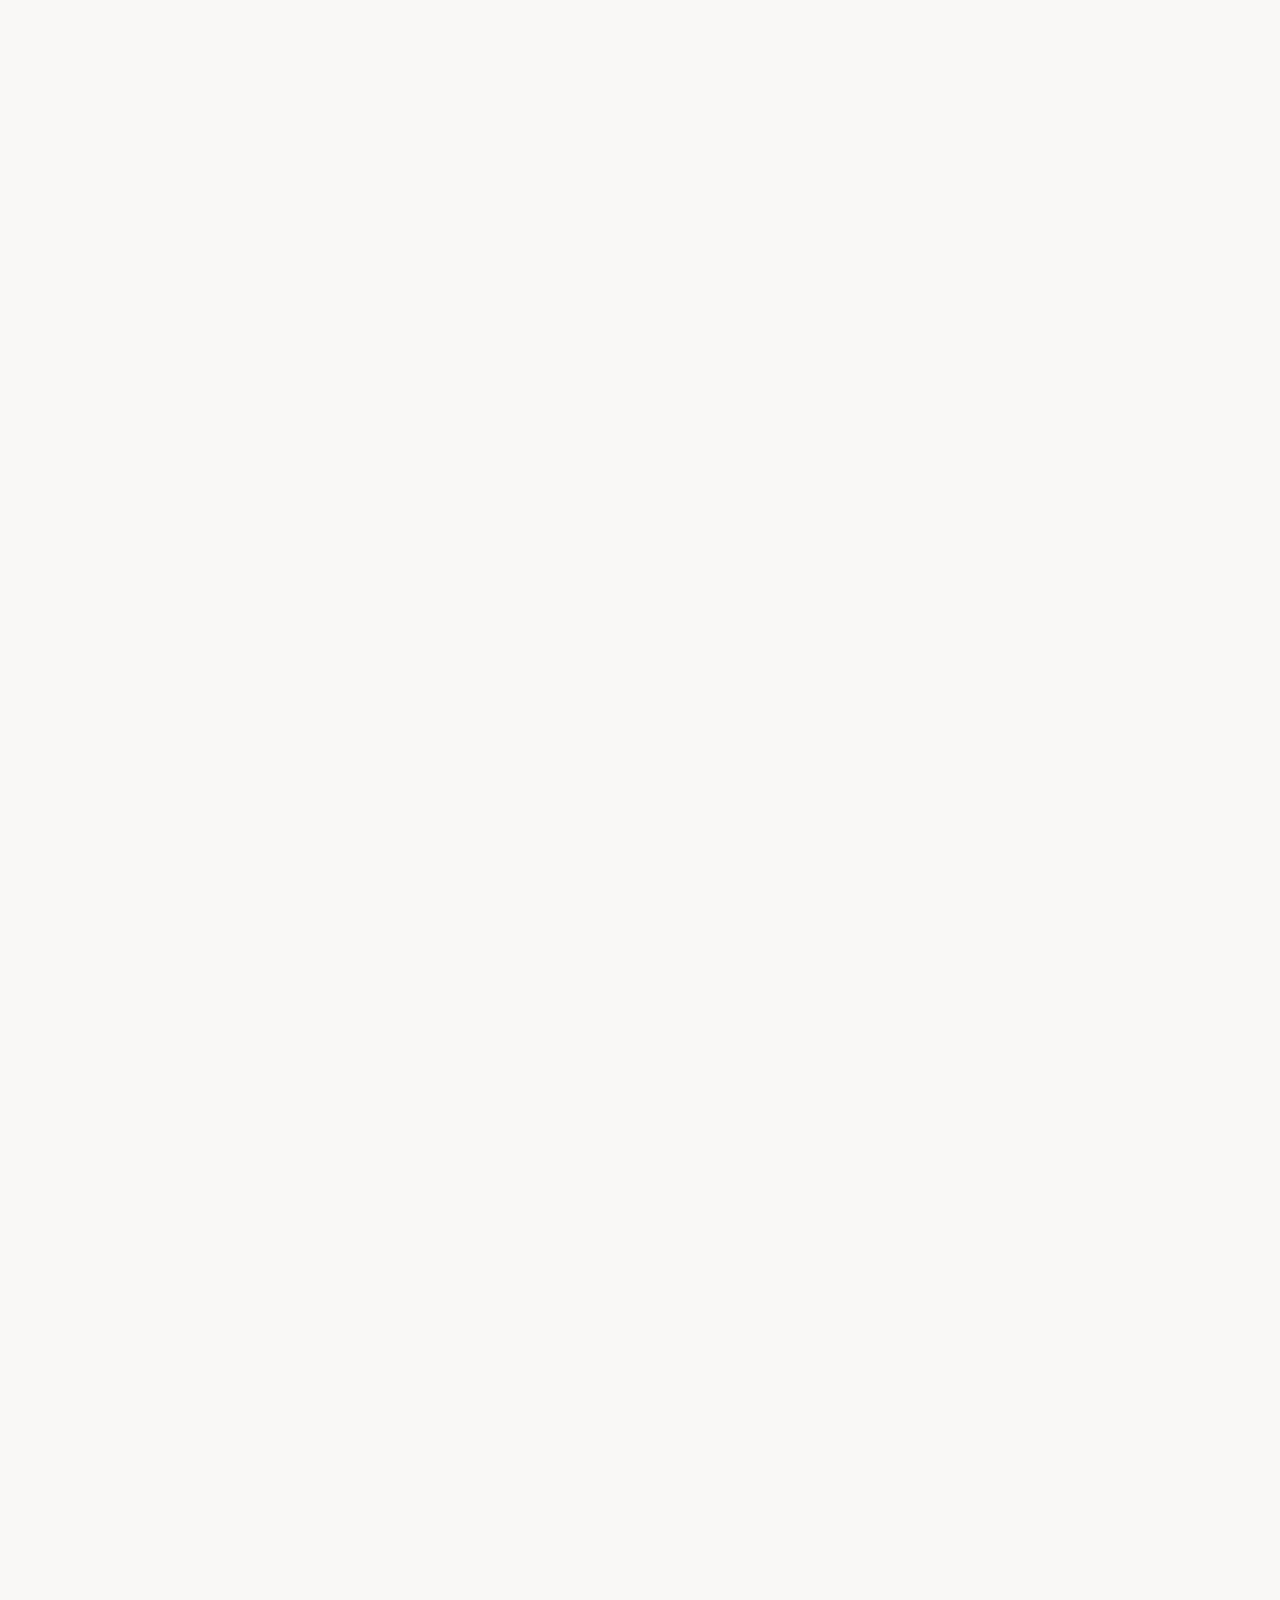
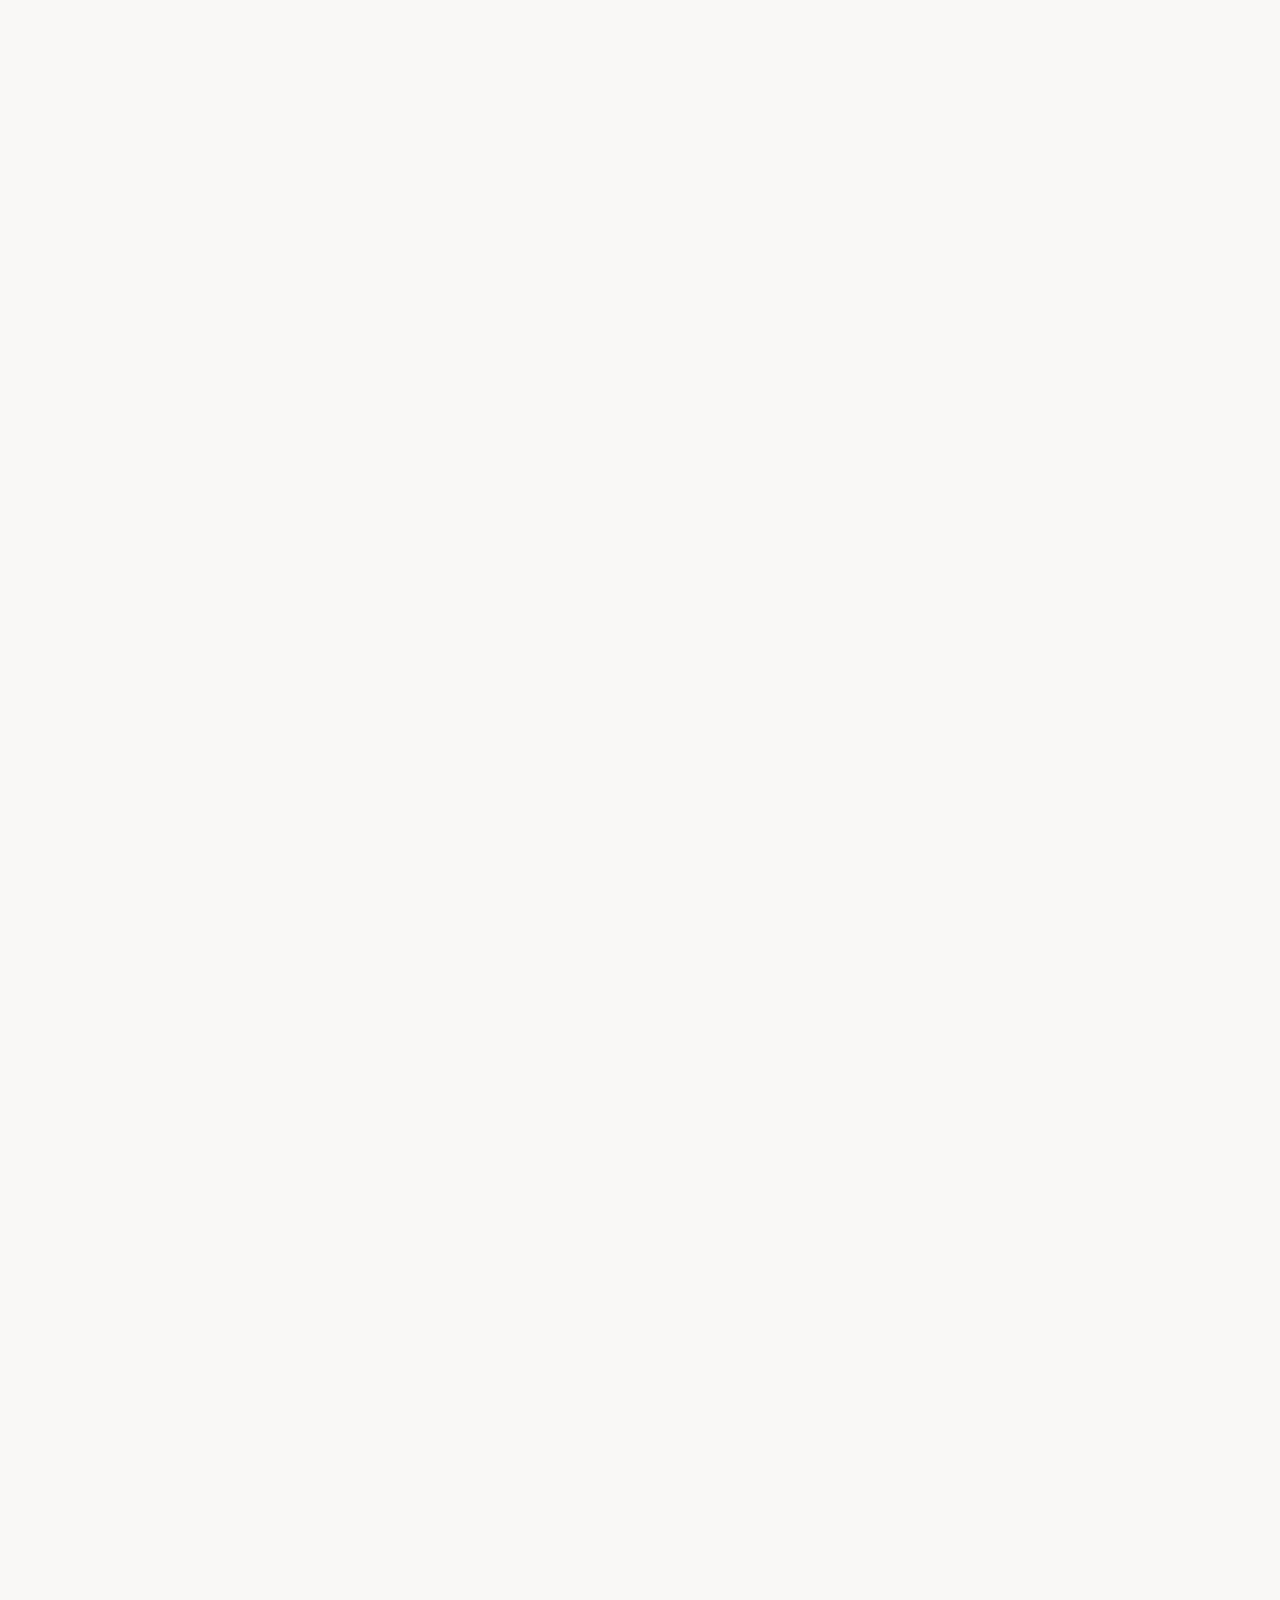
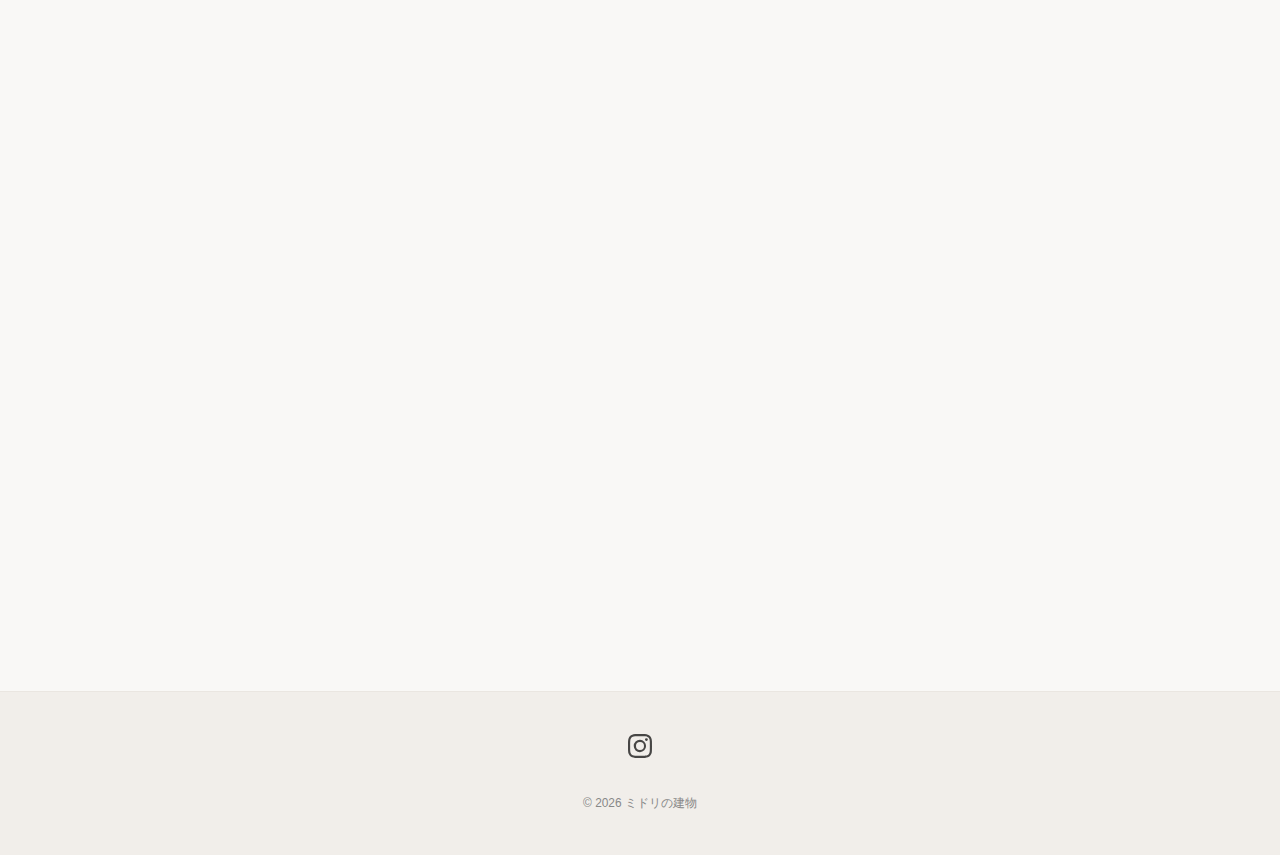
<file: curry.html>
<!DOCTYPE html>
<html lang="ja">
<head>
    <meta charset="UTF-8">
    <meta name="viewport" content="width=device-width, initial-scale=1.0">
    <title>NICO 25 TOGO</title>
    <link href="https://fonts.googleapis.com/css2?family=Shippori+Mincho&family=Zen+Old+Mincho&display=swap" rel="stylesheet">
    <link rel="stylesheet" href="https://cdn.jsdelivr.net/npm/swiper@11/swiper-bundle.min.css" />
    <link rel="stylesheet" href="site/style.css">
</head>
<body class="simple-page">

    <header class="minimal-header">
        <div class="minimal-header-container">
            <div class="minimal-nav">
                <a href="index.html" class="home-link">HOME</a>
                <a href="https://www.instagram.com/nico25curry_and_gin/" target="_blank" class="instagram-link" aria-label="Instagram">
                    <img src="site/images/icons/bootstrap-instagram.svg" alt="Instagram">
                </a>
            </div>
        </div>
    </header>

    <main>
        <section class="main-visual main-visual--curry">
            <img src="site/images/curry/hero.jpg" alt="NICO 25 TOGO カレーとジンの一皿">
            <div class="main-visual-text">
                <h1>NICO 25 TOGO</h1>
            </div>
        </section>

        <section class="news-instagram instagram-embed-narrow" id="news-instagram">
            <div class="container fade-in">
                <div class="section-title">
                    <p>NEWS</p>
                    <h2>お知らせ</h2>
                </div>
                <div class="news-instagram-container">
                    <div class="news-list-section">
                        <div class="instagram-embed-grid">
                            <div class="instagram-latest-wrap">
                                <iframe class="instagram-embed-iframe" src="https://www.instagram.com/p/DUCnAi3D0FO/embed" width="100%" height="680" frameborder="0" scrolling="no" allowtransparency="true" loading="lazy" title="NICO 25 TOGO Instagram 投稿1"></iframe>
                            </div>
                            <div class="instagram-latest-wrap">
                                <iframe class="instagram-embed-iframe" src="https://www.instagram.com/p/DR_Gdt2kk8t/embed" width="100%" height="680" frameborder="0" scrolling="no" allowtransparency="true" loading="lazy" title="NICO 25 TOGO Instagram 投稿2"></iframe>
                            </div>
                        </div>
                        <p class="instagram-latest-link instagram-latest-link--text"><a href="https://www.instagram.com/nico25curry_and_gin/" target="_blank" rel="noopener noreferrer">最新情報はInstagramをご覧ください</a></p>
                    </div>
                </div>
            </div>
        </section>

        <section id="store-concept" class="fade-in content-narrow">
            <div class="container">
                <div class="section-title">
                    <p>CONCEPT</p>
                    <h2>お店について</h2>
                </div>
                <div class="store-concept-container">
                    <div class="store-concept-image">
                        <img src="site/images/curry/exterior.jpg" alt="NICO 25 TOGO 店舗外観（カレーとジン）" style="object-position: center; height: 300px;">
                    </div>
                    <div class="store-concept-text">
                        <h3>1F【NICO 25 TO GO】(ニコトゥーゴー)</h3>
                        <p>カレーとジンの店。世界を旅し，修行で得た料理の方程式を活かし，ジビエや旬の食材をスパイス・ハーブや蒸留という技術を駆使して創造します。カレーとジンにまつわるストーリーにあらゆる角度からアプローチしたオリジナル料理やドリンク，ペアリングを表現。<br>※現在昼のみ毎日営業。料理人募集中。</p>
                    </div>
                </div>
            </div>
        </section>

        <section class="product-slider-section" id="gallery">
            <div class="container fade-in">
                <div class="section-title">
                    <p>ARCHIVE</p>
                    <h2>過去のカレー</h2>
                </div>
                <div class="swiper product-swiper">
                    <div class="swiper-wrapper">
                        <div class="swiper-slide">
                            <img src="site/images/curry/menu_vegetable_spice.jpg" alt="季節野菜のスパイスカレー">
                            <div class="slide-text">
                                <h3>季節野菜のスパイスカレー</h3>
                                <p>旬の野菜をたっぷり使った、彩り豊かなカレーです。</p>
                            </div>
                        </div>
                        <div class="swiper-slide">
                            <img src="site/images/curry/menu_butter_chicken.jpg" alt="バターチキンカレー">
                            <div class="slide-text">
                                <h3>バターチキンカレー</h3>
                                <p>マイルドでコクのある、お子様にも人気のカレーです。</p>
                            </div>
                        </div>
                        <div class="swiper-slide">
                            <img src="site/images/curry/menu_yakuzen_keema.jpg" alt="薬膳キーマカレー">
                            <div class="slide-text">
                                <h3>薬膳キーマカレー</h3>
                                <p>数種類のスパイスを独自に配合した、体に優しいキーマカレー。</p>
                            </div>
                        </div>
                        <div class="swiper-slide">
                            <img src="site/images/curry/menu_seafood_masala.jpg" alt="シーフードマサラ">
                            <div class="slide-text">
                                <h3>シーフードマサラ</h3>
                                <p>魚介の旨味が溶け込んだ、南インド風のカレー。</p>
                            </div>
                        </div>
                        <div class="swiper-slide">
                            <img src="site/images/curry/menu_spinach_cheese.jpg" alt="ほうれん草とチーズのカレー">
                            <div class="slide-text">
                                <h3>ほうれん草とチーズのカレー</h3>
                                <p>ほうれん草の優しい甘みとチーズのコクが絶妙です。</p>
                            </div>
                        </div>
                    </div>
                    <div class="swiper-pagination"></div>
                    <div class="swiper-button-prev"></div>
                    <div class="swiper-button-next"></div>
                </div>
                <p class="instagram-latest-link instagram-latest-link--text"><a href="https://www.instagram.com/nico25curry_and_gin/" target="_blank" rel="noopener noreferrer">最新のメニューは店舗またはInstagramでご確認ください</a></p>
            </div>
        </section>

        <section class="event-info" id="event-info">
            <div class="container fade-in">
                 <div class="section-title">
                    <p>EVENT</p>
                    <h2>イベント</h2>
                </div>
                <div class="swiper event-swiper">
                    <div class="swiper-wrapper">
                        <div class="swiper-slide"><img src="site/images/curry/event/event_01.JPEG" alt="NICO 25 TOGO イベント"></div>
                        <div class="swiper-slide"><img src="site/images/curry/event/event_02.JPEG" alt="NICO 25 TOGO イベント"></div>
                        <div class="swiper-slide"><img src="site/images/curry/event/event_03.JPEG" alt="NICO 25 TOGO イベント"></div>
                        <div class="swiper-slide"><img src="site/images/curry/event/event_04.JPEG" alt="NICO 25 TOGO イベント"></div>
                        <div class="swiper-slide"><img src="site/images/curry/event/event_05.JPEG" alt="NICO 25 TOGO イベント"></div>
                        <div class="swiper-slide"><img src="site/images/curry/event/event_06.JPEG" alt="NICO 25 TOGO イベント"></div>
                        <div class="swiper-slide"><img src="site/images/curry/event/event_07.JPEG" alt="NICO 25 TOGO イベント"></div>
                        <div class="swiper-slide"><img src="site/images/curry/event/event_08.JPEG" alt="NICO 25 TOGO イベント"></div>
                        <div class="swiper-slide"><img src="site/images/curry/event/event_09.JPEG" alt="NICO 25 TOGO イベント"></div>
                        <div class="swiper-slide"><img src="site/images/curry/event/event_10.JPEG" alt="NICO 25 TOGO イベント"></div>
                        <div class="swiper-slide"><img src="site/images/curry/event/event_11.JPEG" alt="NICO 25 TOGO イベント"></div>
                        <div class="swiper-slide"><img src="site/images/curry/event/event_12.JPEG" alt="NICO 25 TOGO イベント"></div>
                        <div class="swiper-slide"><img src="site/images/curry/event/event_13.JPEG" alt="NICO 25 TOGO イベント"></div>
                        <div class="swiper-slide"><img src="site/images/curry/event/event_14.JPEG" alt="NICO 25 TOGO イベント"></div>
                        <div class="swiper-slide"><img src="site/images/curry/event/event_15.JPEG" alt="NICO 25 TOGO イベント"></div>
                        <div class="swiper-slide"><img src="site/images/curry/event/event_16.JPEG" alt="NICO 25 TOGO イベント"></div>
                        <div class="swiper-slide"><img src="site/images/curry/event/event_17.JPEG" alt="NICO 25 TOGO イベント"></div>
                        <div class="swiper-slide"><img src="site/images/curry/event/event_18.JPEG" alt="NICO 25 TOGO イベント"></div>
                        <div class="swiper-slide"><img src="site/images/curry/event/event_19.JPEG" alt="NICO 25 TOGO イベント"></div>
                    </div>
                    <div class="swiper-pagination"></div>
                    <div class="swiper-button-prev"></div>
                    <div class="swiper-button-next"></div>
                </div>
                <div class="event-info-content">
                    <p class="instagram-latest-link instagram-latest-link--text"><a href="https://www.instagram.com/nico25curry_and_gin/" target="_blank" rel="noopener noreferrer">最新のイベントはInstagramをご確認ください。</a></p>
                </div>
            </div>
        </section>

        <section id="contact" class="fade-in">
            <div class="container">
                <div class="section-title">
                    <p>CONTACT</p>
                    <h2>お問い合わせ</h2>
                </div>
                <div class="contact-container">
                    <div class="contact-info">
                        <p>お問い合わせは店舗またはInstagramのDMまで。</p>
                        <p>NICO 25 TOGO<br>東京都江東区高橋11-1 1F</p>
                        
                    </div>
                    <div class="map-container">
                        <iframe src="https://www.google.com/maps/embed?pb=!1m18!1m12!1m3!1d6767127.169308852!2d129.9421528066422!3d34.088445626005225!2m3!1f0!2f0!3f0!3m2!1i1024!2i768!4f13.1!3m3!1m2!1s0x60188910b22f2e15%3A0x821bcca0bde0d936!2z44Kr44Os44O8IE5JQ08gMjUgVE8gR08!5e0!3m2!1sja!2sjp!4v1760541533864!5m2!1sja!2sjp" width="600" height="450" style="border:0;" allowfullscreen="" loading="lazy" referrerpolicy="no-referrer-when-downgrade"></iframe>
                    </div>
                </div>
            </div>
        </section>
    </main>

    <script src="https://cdn.jsdelivr.net/npm/swiper@11/swiper-bundle.min.js"></script>
    <script src="site/script.js"></script>
    <footer>
        <div class="container">
            <div class="sns-icons footer-sns-icons">
                <a href="https://www.instagram.com/nico25curry_and_gin/" target="_blank"><img src="site/images/icons/bootstrap-instagram.svg" alt="Instagram"></a>
            </div>
            <p>&copy; 2026 ミドリの建物</p>
        </div>
    </footer>
</body>
</html>
</file>
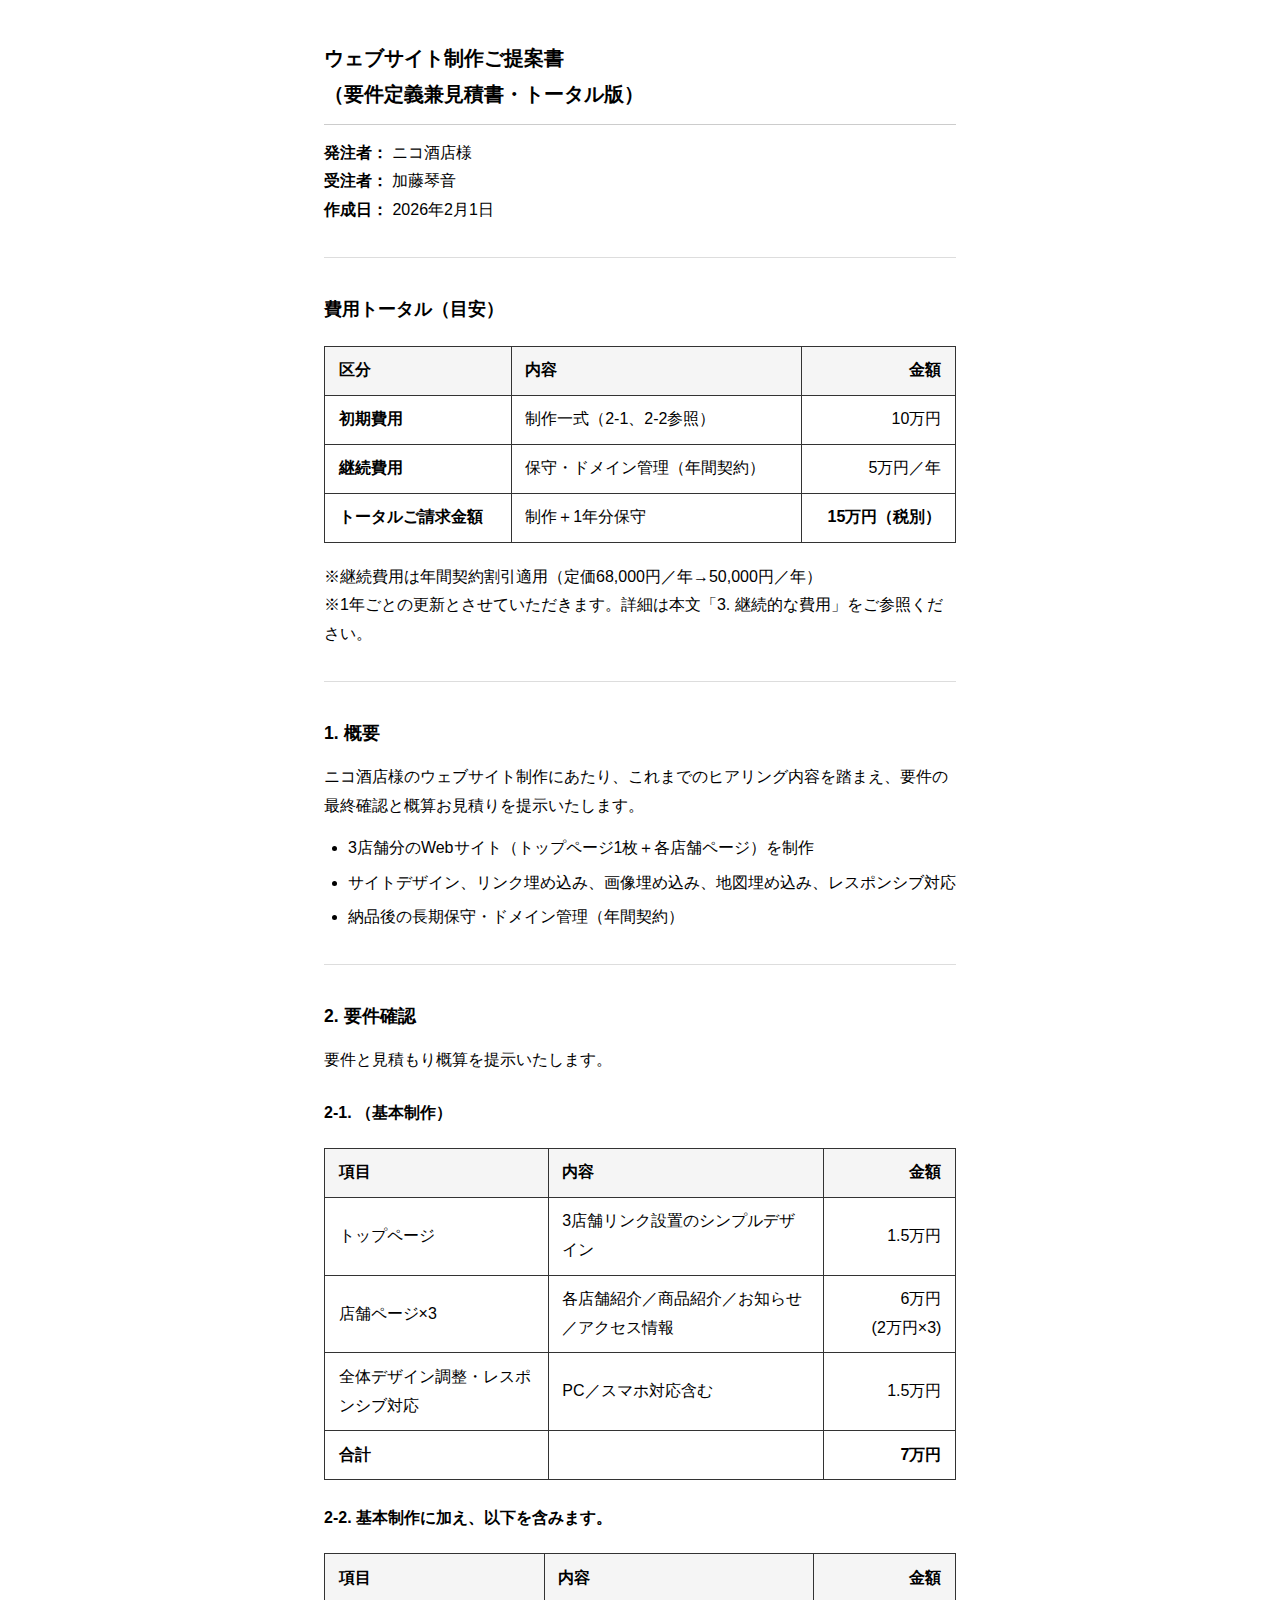
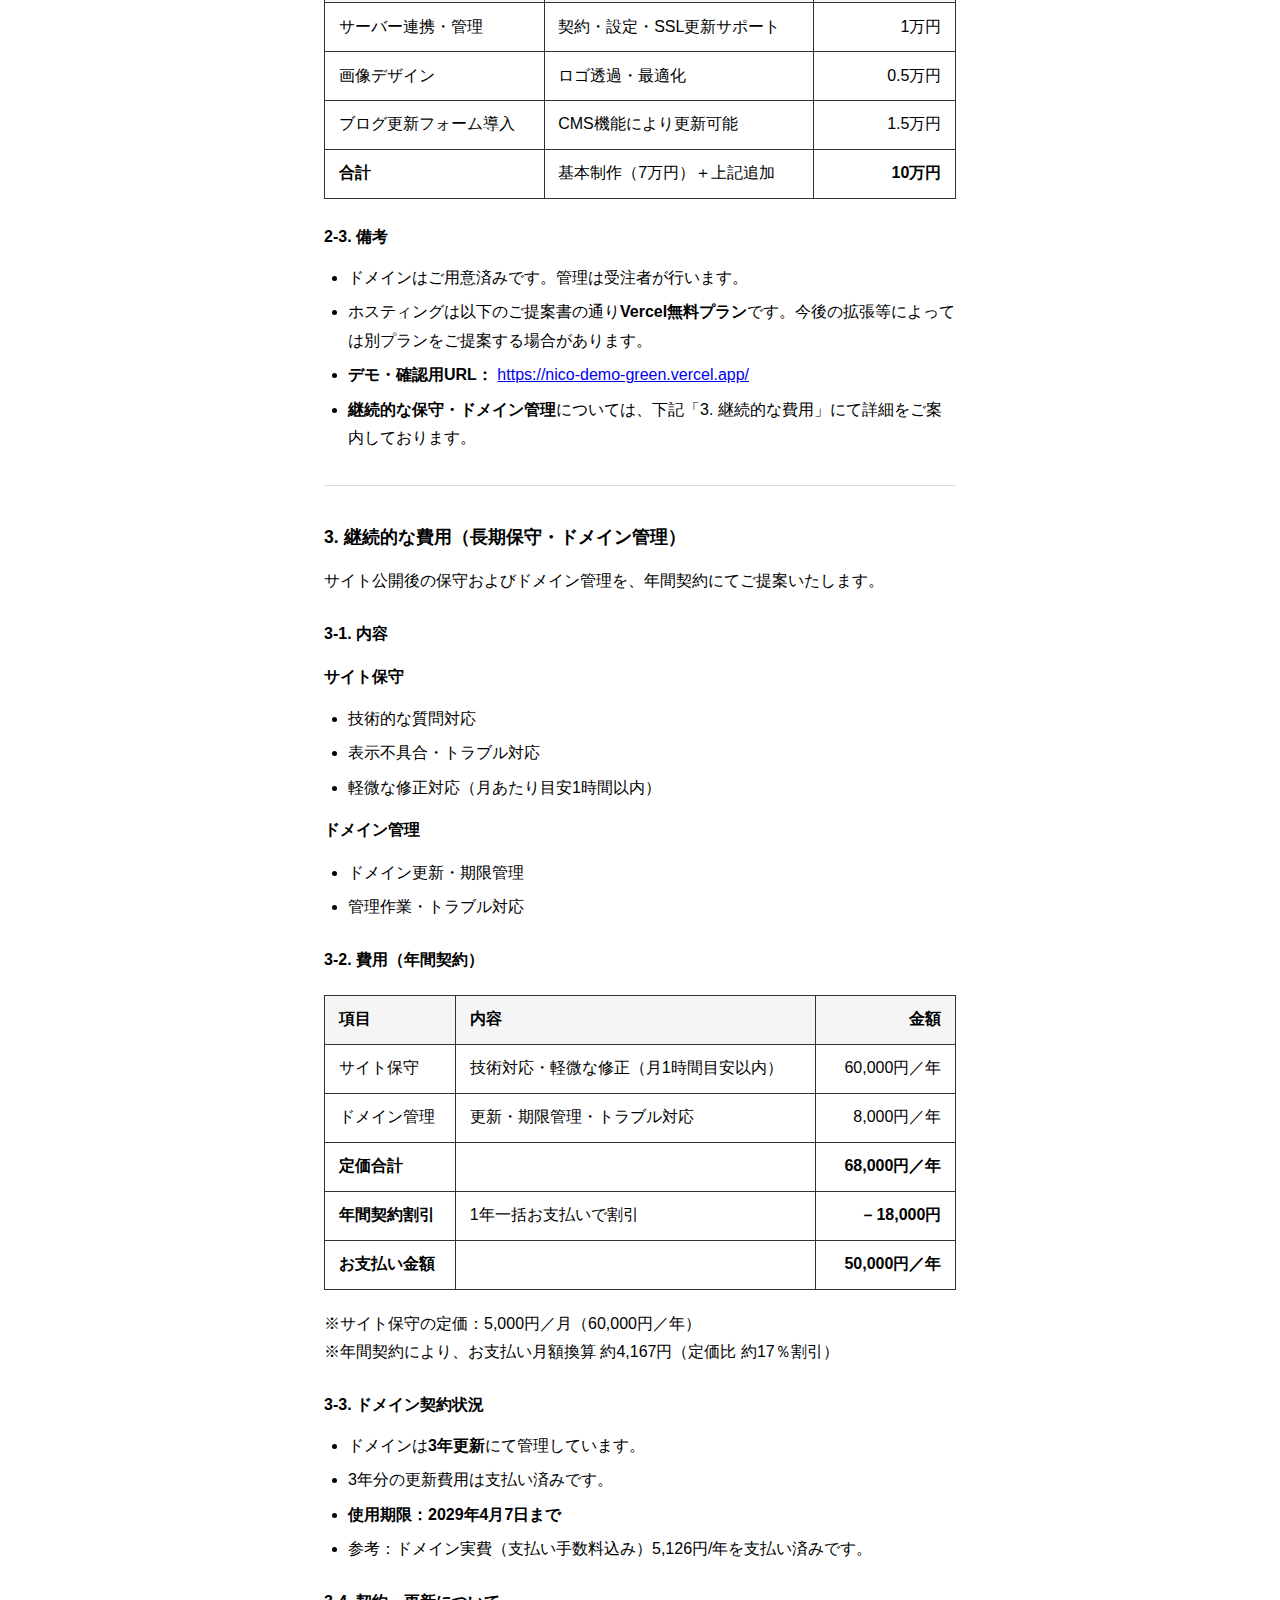
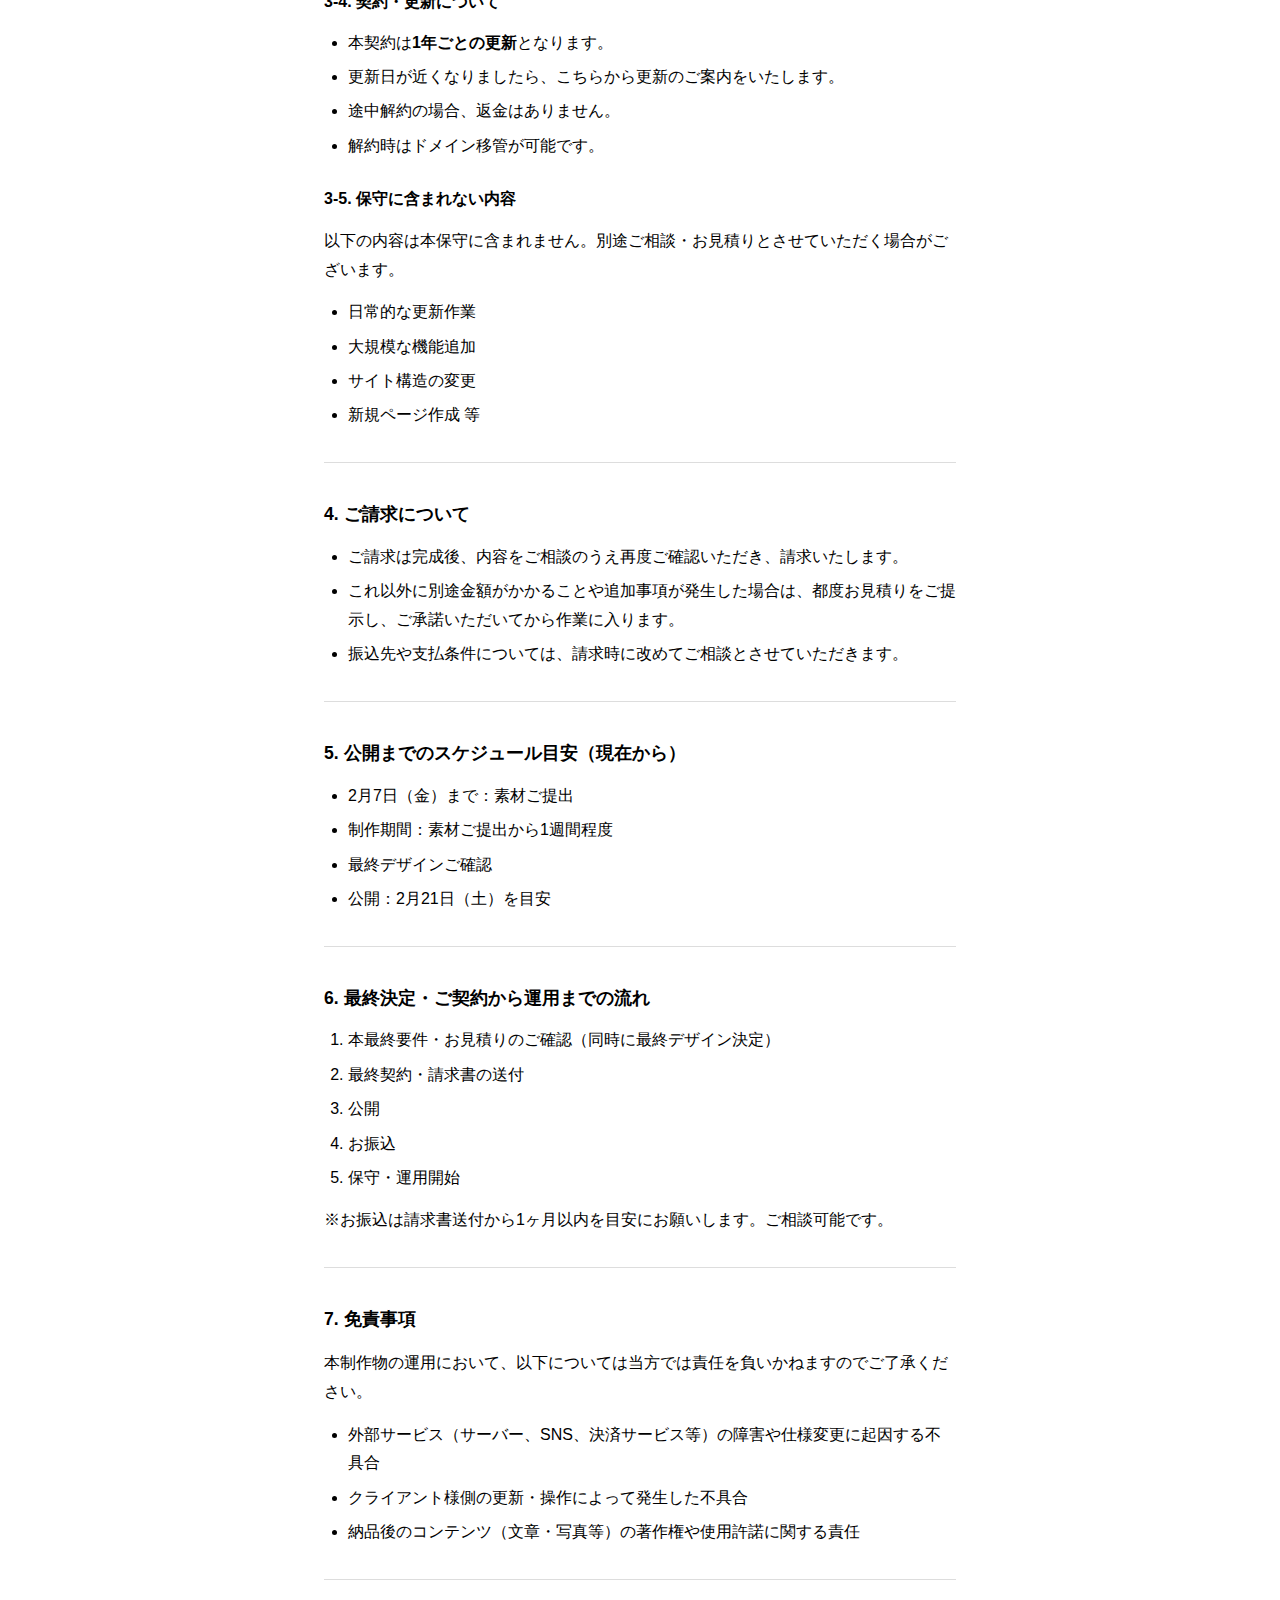
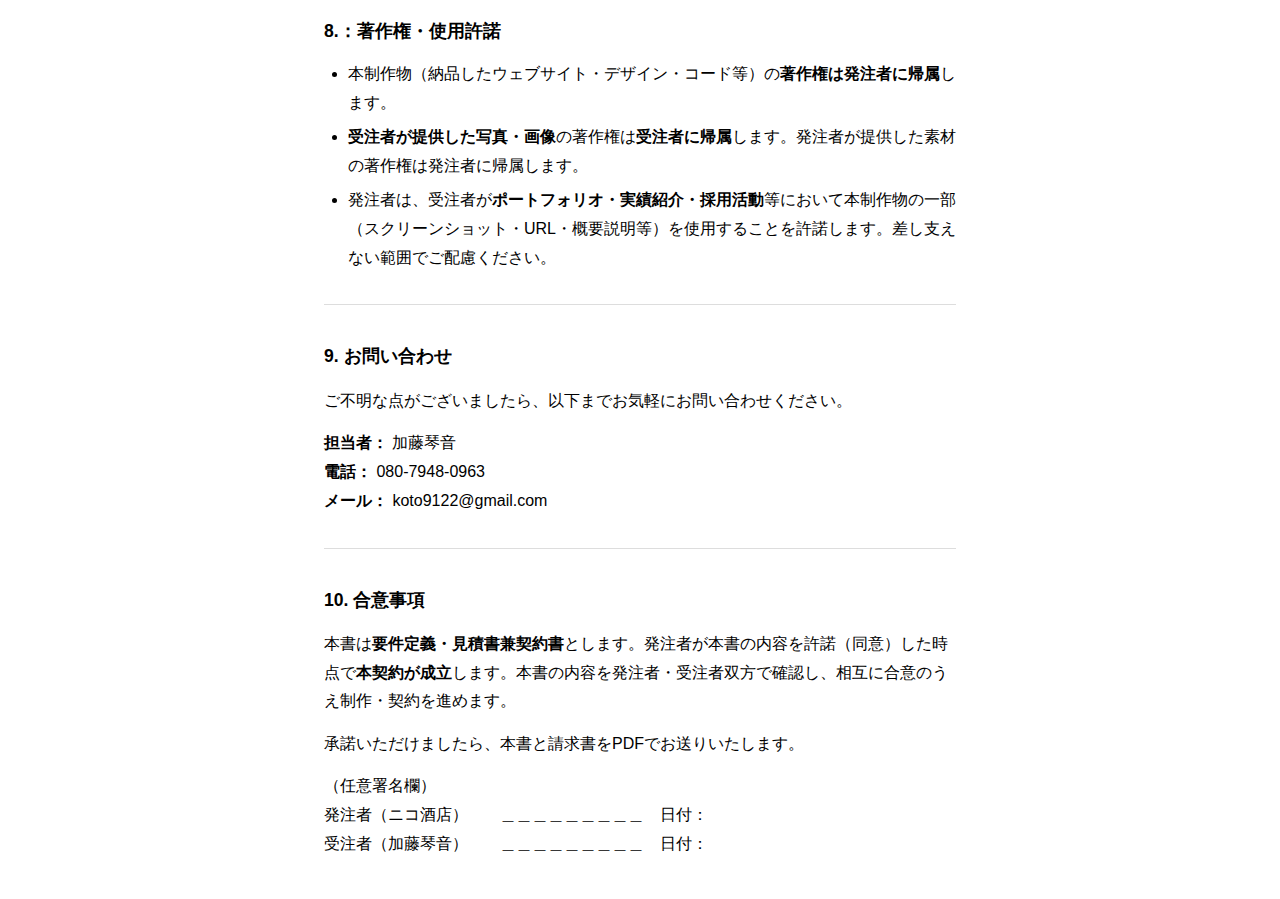
<file: estimate-contract.html>
<!DOCTYPE html>
<html lang="ja">
<head>
<meta charset="UTF-8">
<meta name="viewport" content="width=device-width, initial-scale=1">
<title>要件定義兼見積書・トータル版</title>
<style>
body { font-family: "Hiragino Sans", "Yu Gothic", sans-serif; line-height: 1.8; max-width: 680px; margin: 2.5rem auto; padding: 0 1.5rem; box-sizing: border-box; }
h1 { font-size: 1.25rem; border-bottom: 1px solid #ccc; padding-bottom: 0.75rem; margin-bottom: 0.5rem; }
h2 { font-size: 1.1rem; margin-top: 2.25rem; margin-bottom: 0.75rem; }
h3 { font-size: 1rem; margin-top: 1.5rem; margin-bottom: 0.5rem; }
.wrap-table { overflow-x: auto; -webkit-overflow-scrolling: touch; margin: 1.25rem 0; }
table { border-collapse: collapse; width: 100%; min-width: 280px; }
th, td { border: 1px solid #333; padding: 0.6rem 0.85rem; text-align: left; }
th:last-child, td:last-child { white-space: nowrap; min-width: 6.5em; text-align: right; }
th { background: #f5f5f5; }
hr { border: none; border-top: 1px solid #ddd; margin: 2rem 0; }
ul, ol { margin: 0.75rem 0; padding-left: 1.5rem; }
ul li, ol li { margin-bottom: 0.35rem; }
p { margin: 0.85rem 0; }
@media (max-width: 600px) {
  body { margin: 1rem auto; padding: 0 1rem; }
  th, td { padding: 0.5rem 0.5rem; font-size: 0.8rem; line-height: 1.5; }
  th:first-child, td:first-child { max-width: 28%; word-break: keep-all; overflow-wrap: break-word; }
  h2 { margin-top: 1.75rem; }
  h3 { margin-top: 1.25rem; }
}
</style>
</head>
<body>

<h1>ウェブサイト制作ご提案書<br>（要件定義兼見積書・トータル版）</h1>

<p><strong>発注者：</strong> ニコ酒店様<br>
<strong>受注者：</strong> 加藤琴音<br>
<strong>作成日：</strong> 2026年2月1日</p>

<hr>

<h2>費用トータル（目安）</h2>

<div class="wrap-table"><table>
<tr><th>区分</th><th>内容</th><th>金額</th></tr>
<tr><td><strong>初期費用</strong></td><td>制作一式（2-1、2-2参照）</td><td>10万円</td></tr>
<tr><td><strong>継続費用</strong></td><td>保守・ドメイン管理（年間契約）</td><td>5万円／年</td></tr>
<tr><td><strong>トータルご請求金額</strong></td><td>制作＋1年分保守</td><td><strong>15万円（税別）</strong></td></tr>
</table></div>

<p>※継続費用は年間契約割引適用（定価68,000円／年→50,000円／年）<br>
※1年ごとの更新とさせていただきます。詳細は本文「3. 継続的な費用」をご参照ください。</p>

<hr>

<h2>1. 概要</h2>
<p>ニコ酒店様のウェブサイト制作にあたり、これまでのヒアリング内容を踏まえ、要件の最終確認と概算お見積りを提示いたします。</p>
<ul>
<li>3店舗分のWebサイト（トップページ1枚＋各店舗ページ）を制作</li>
<li>サイトデザイン、リンク埋め込み、画像埋め込み、地図埋め込み、レスポンシブ対応</li>
<li>納品後の長期保守・ドメイン管理（年間契約）</li>
</ul>

<hr>

<h2>2. 要件確認</h2>
<p>要件と見積もり概算を提示いたします。<br>


<h3>2-1. （基本制作）</h3>

<div class="wrap-table"><table>
<tr><th>項目</th><th>内容</th><th>金額</th></tr>
<tr><td>トップページ</td><td>3店舗リンク設置のシンプルデザイン</td><td>1.5万円</td></tr>
<tr><td>店舗ページ×3</td><td>各店舗紹介／商品紹介／お知らせ／アクセス情報</td><td>6万円<br>(2万円×3)</td></tr>
<tr><td>全体デザイン調整・レスポンシブ対応</td><td>PC／スマホ対応含む</td><td>1.5万円</td></tr>
<tr><td><strong>合計</strong></td><td></td><td><strong>7万円</strong></td></tr>
</table></div>

<h3>2-2. 基本制作に加え、以下を含みます。</h3>

<div class="wrap-table"><table>
<tr><th>項目</th><th>内容</th><th>金額</th></tr>
<tr><td>サーバー連携・管理</td><td>契約・設定・SSL更新サポート</td><td>1万円</td></tr>
<tr><td>画像デザイン</td><td>ロゴ透過・最適化</td><td>0.5万円</td></tr>
<tr><td>ブログ更新フォーム導入</td><td>CMS機能により更新可能</td><td>1.5万円</td></tr>
<tr><td><strong>合計</strong></td><td>基本制作（7万円）＋上記追加</td><td><strong>10万円</strong></td></tr>
</table></div>

<h3>2-3. 備考</h3>
<ul>
<li>ドメインはご用意済みです。管理は受注者が行います。</li>
<li>ホスティングは以下のご提案書の通り<strong>Vercel無料プラン</strong>です。今後の拡張等によっては別プランをご提案する場合があります。</li>
<li><strong>デモ・確認用URL：</strong> <a href="https://nico-demo-green.vercel.app/" target="_blank" rel="noopener noreferrer">https://nico-demo-green.vercel.app/</a></li>
<li><strong>継続的な保守・ドメイン管理</strong>については、下記「3. 継続的な費用」にて詳細をご案内しております。</li>
</ul>

<hr>

<h2>3. 継続的な費用（長期保守・ドメイン管理）</h2>
<p>サイト公開後の保守およびドメイン管理を、年間契約にてご提案いたします。</p>

<h3>3-1. 内容</h3>
<p><strong>サイト保守</strong></p>
<ul>
<li>技術的な質問対応</li>
<li>表示不具合・トラブル対応</li>
<li>軽微な修正対応（月あたり目安1時間以内）</li>
</ul>
<p><strong>ドメイン管理</strong></p>
<ul>
<li>ドメイン更新・期限管理</li>
<li>管理作業・トラブル対応</li>
</ul>

<h3>3-2. 費用（年間契約）</h3>

<div class="wrap-table"><table>
<tr><th>項目</th><th>内容</th><th>金額</th></tr>
<tr><td>サイト保守</td><td>技術対応・軽微な修正（月1時間目安以内）</td><td>60,000円／年</td></tr>
<tr><td>ドメイン管理</td><td>更新・期限管理・トラブル対応</td><td>8,000円／年</td></tr>
<tr><td><strong>定価合計</strong></td><td></td><td><strong>68,000円／年</strong></td></tr>
<tr><td><strong>年間契約割引</strong></td><td>1年一括お支払いで割引</td><td><strong>－18,000円</strong></td></tr>
<tr><td><strong>お支払い金額</strong></td><td></td><td><strong>50,000円／年</strong></td></tr>
</table></div>

<p>※サイト保守の定価：5,000円／月（60,000円／年）<br>
※年間契約により、お支払い月額換算 約4,167円（定価比 約17％割引）</p>

<h3>3-3. ドメイン契約状況</h3>
<ul>
<li>ドメインは<strong>3年更新</strong>にて管理しています。</li>
<li>3年分の更新費用は支払い済みです。</li>
<li><strong>使用期限：2029年4月7日まで</strong></li>
<li>参考：ドメイン実費（支払い手数料込み）5,126円/年を支払い済みです。</li>
</ul>

<h3>3-4. 契約・更新について</h3>
<ul>
<li>本契約は<strong>1年ごとの更新</strong>となります。</li>
<li>更新日が近くなりましたら、こちらから更新のご案内をいたします。</li>
<li>途中解約の場合、返金はありません。</li>
<li>解約時はドメイン移管が可能です。</li>
</ul>

<h3>3-5. 保守に含まれない内容</h3>
<p>以下の内容は本保守に含まれません。別途ご相談・お見積りとさせていただく場合がございます。</p>
<ul>
<li>日常的な更新作業</li>
<li>大規模な機能追加</li>
<li>サイト構造の変更</li>
<li>新規ページ作成 等</li>
</ul>

<hr>

<h2>4. ご請求について</h2>
<ul>
<li>ご請求は完成後、内容をご相談のうえ再度ご確認いただき、請求いたします。</li>
<li>これ以外に別途金額がかかることや追加事項が発生した場合は、都度お見積りをご提示し、ご承諾いただいてから作業に入ります。</li>
<li>振込先や支払条件については、請求時に改めてご相談とさせていただきます。</li>
</ul>

<hr>

<h2>5. 公開までのスケジュール目安（現在から）</h2>
<ul>
<li>2月7日（金）まで：素材ご提出</li>
<li>制作期間：素材ご提出から1週間程度</li>
<li>最終デザインご確認</li>
<li>公開：2月21日（土）を目安</li>
</ul>

<hr>

<h2>6. 最終決定・ご契約から運用までの流れ</h2>
<ol>
<li>本最終要件・お見積りのご確認（同時に最終デザイン決定）</li>
<li>最終契約・請求書の送付</li>
<li>公開</li>
<li>お振込</li>
<li>保守・運用開始</li>
</ol>

<p>※お振込は請求書送付から1ヶ月以内を目安にお願いします。ご相談可能です。</p>

<hr>

<h2>7. 免責事項</h2>
<p>本制作物の運用において、以下については当方では責任を負いかねますのでご了承ください。</p>
<ul>
<li>外部サービス（サーバー、SNS、決済サービス等）の障害や仕様変更に起因する不具合</li>
<li>クライアント様側の更新・操作によって発生した不具合</li>
<li>納品後のコンテンツ（文章・写真等）の著作権や使用許諾に関する責任</li>
</ul>

<hr>

<h2>8.：著作権・使用許諾</h2>
<ul>
<li>本制作物（納品したウェブサイト・デザイン・コード等）の<strong>著作権は発注者に帰属</strong>します。</li>
<li><strong>受注者が提供した写真・画像</strong>の著作権は<strong>受注者に帰属</strong>します。発注者が提供した素材の著作権は発注者に帰属します。</li>
<li>発注者は、受注者が<strong>ポートフォリオ・実績紹介・採用活動</strong>等において本制作物の一部（スクリーンショット・URL・概要説明等）を使用することを許諾します。差し支えない範囲でご配慮ください。</li>
</ul>

<hr>

<h2>9. お問い合わせ</h2>
<p>ご不明な点がございましたら、以下までお気軽にお問い合わせください。</p>
<p><strong>担当者：</strong> 加藤琴音<br>
<strong>電話：</strong> 080-7948-0963<br>
<strong>メール：</strong> koto9122@gmail.com</p>

<hr>

<h2>10. 合意事項</h2>
<p>本書は<strong>要件定義・見積書兼契約書</strong>とします。発注者が本書の内容を許諾（同意）した時点で<strong>本契約が成立</strong>します。本書の内容を発注者・受注者双方で確認し、相互に合意のうえ制作・契約を進めます。</p>
<p>承諾いただけましたら、本書と請求書をPDFでお送りいたします。</p>
<p>（任意署名欄）<br>
発注者（ニコ酒店）　　＿＿＿＿＿＿＿＿＿　日付：<br>
受注者（加藤琴音）　　＿＿＿＿＿＿＿＿＿　日付：</p>

</body>
</html>
</file>
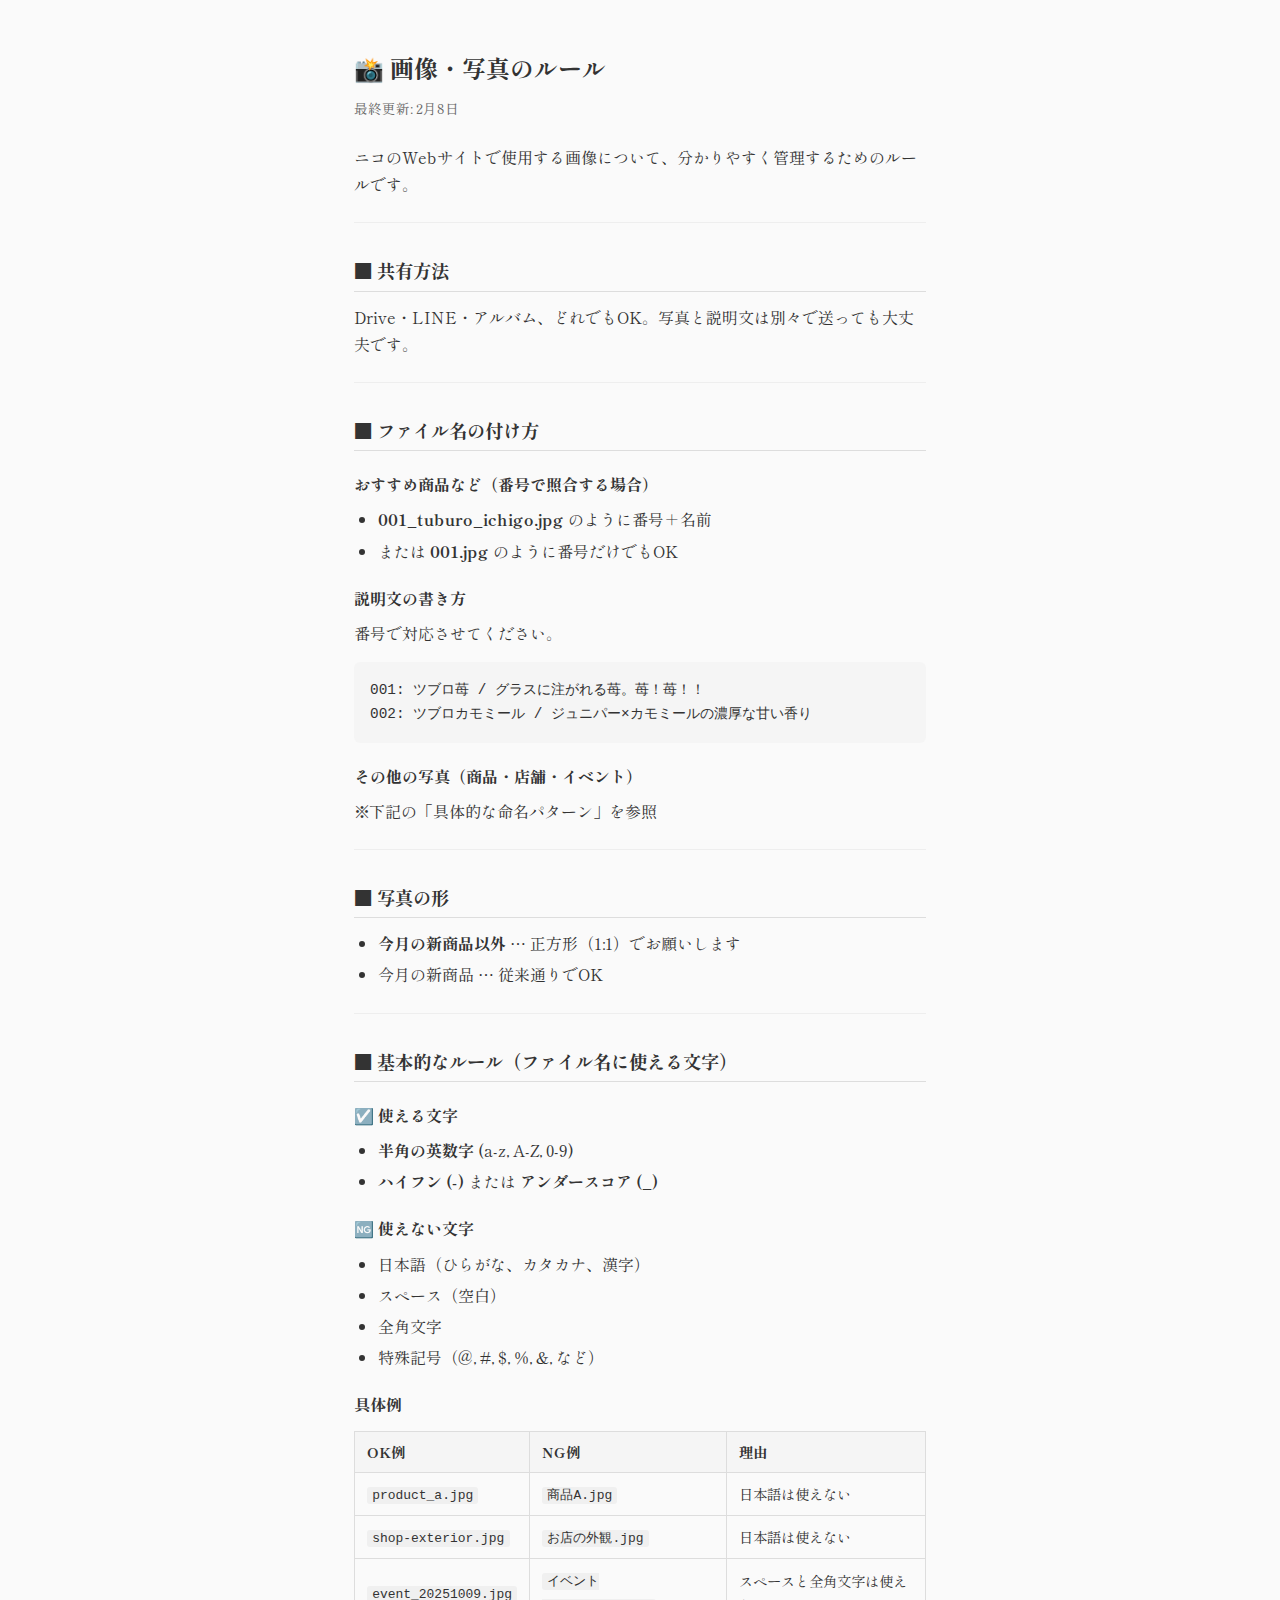
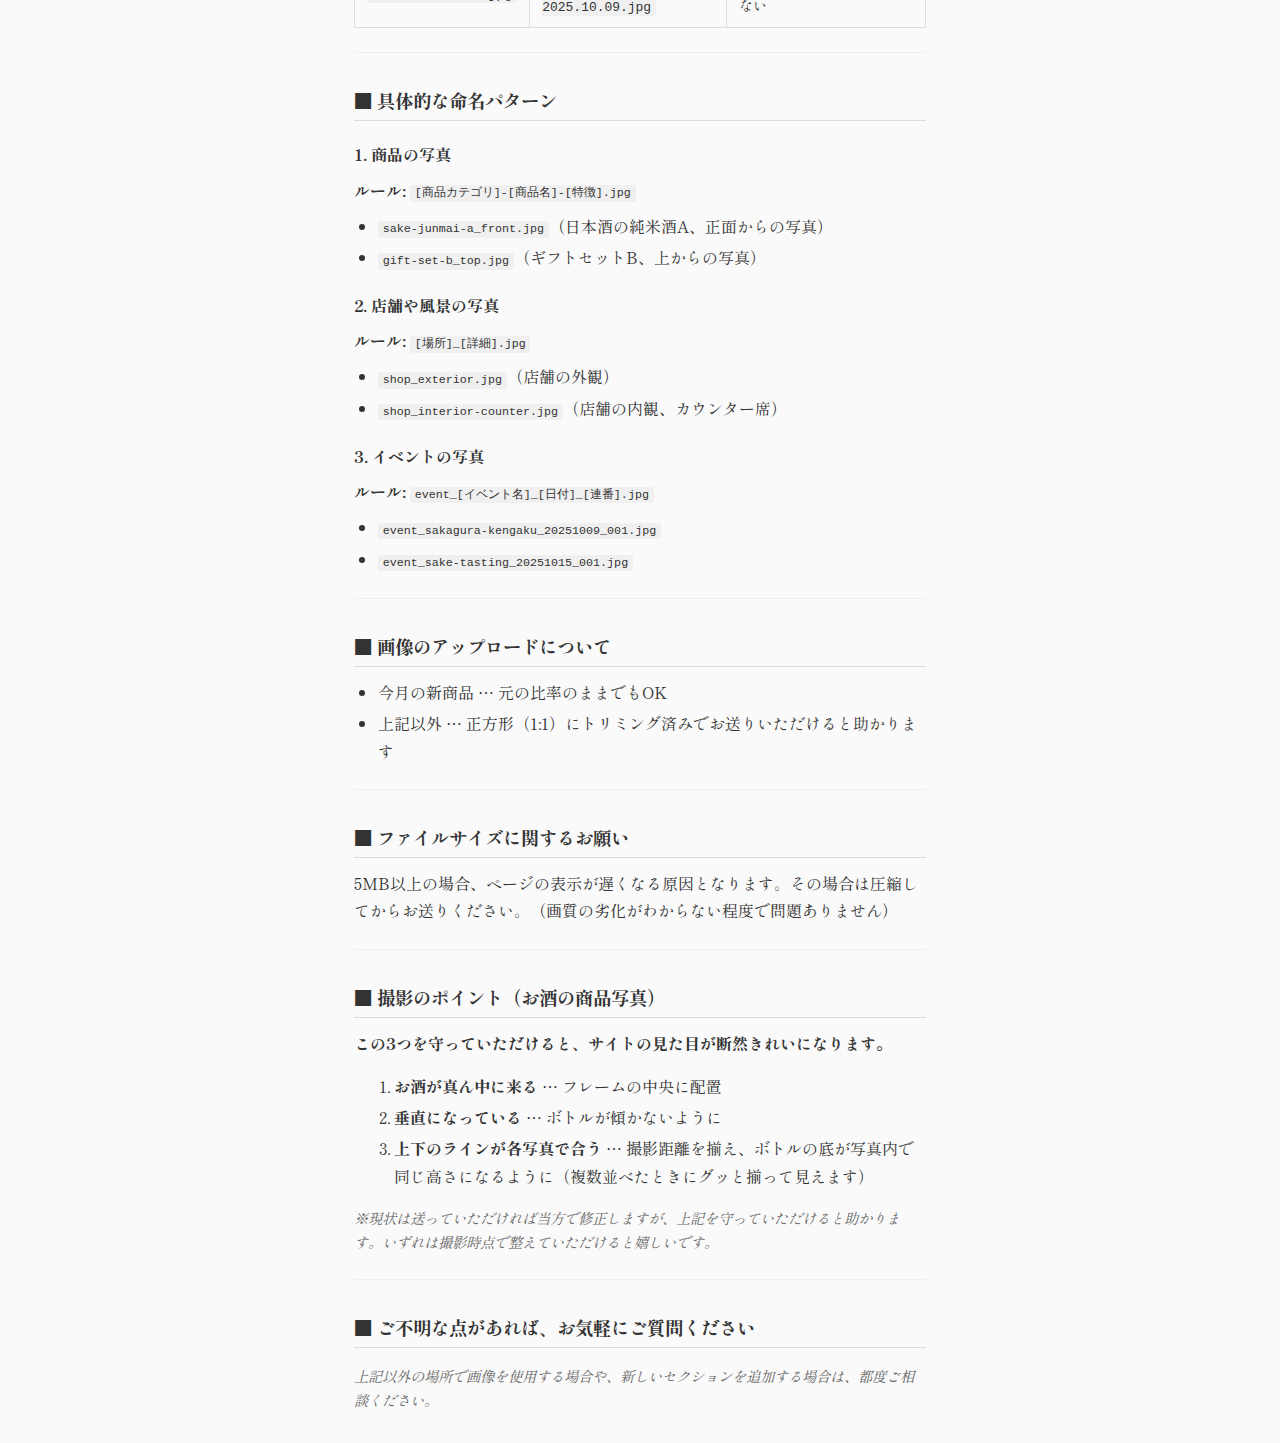
<file: image_naming_convention.html>
<!DOCTYPE html>
<html lang="ja">
<head>
    <meta charset="UTF-8">
    <meta name="viewport" content="width=device-width, initial-scale=1.0">
    <title>画像・写真のルール - ニコ</title>
    <link href="https://fonts.googleapis.com/css2?family=Shippori+Mincho&family=Zen+Old+Mincho&display=swap" rel="stylesheet">
    <style>
        * { box-sizing: border-box; }
        body {
            font-family: 'Shippori Mincho', 'Zen Old Mincho', serif;
            line-height: 1.7;
            color: #333;
            max-width: 620px;
            margin: 0 auto;
            padding: 2rem 1.5rem;
            background: #fafafa;
        }
        h1 { font-size: 1.5rem; margin-bottom: 0.25rem; }
        .updated { font-size: 0.85rem; color: #666; margin-bottom: 1.5rem; }
        h2 { font-size: 1.15rem; margin: 2rem 0 0.75rem; padding-bottom: 0.25rem; border-bottom: 1px solid #ddd; }
        h3 { font-size: 1rem; margin: 1.25rem 0 0.5rem; }
        p { margin: 0.5rem 0; }
        ul { margin: 0.5rem 0; padding-left: 1.5rem; }
        li { margin: 0.25rem 0; }
        table { width: 100%; border-collapse: collapse; margin: 0.75rem 0; font-size: 0.9rem; }
        th, td { border: 1px solid #ddd; padding: 0.5rem 0.75rem; text-align: left; }
        th { background: #f5f5f5; }
        code, .code { font-family: monospace; background: #f0f0f0; padding: 0.1em 0.4em; border-radius: 3px; font-size: 0.9em; }
        pre { background: #f5f5f5; padding: 1rem; border-radius: 6px; overflow-x: auto; font-size: 0.9rem; }
        hr { border: none; border-top: 1px solid #eee; margin: 1.5rem 0; }
        .note { font-size: 0.9rem; color: #666; font-style: italic; margin-top: 1rem; }
    </style>
</head>
<body>

<h1>📸 画像・写真のルール</h1>
<p class="updated">最終更新: 2月8日</p>
<p>ニコのWebサイトで使用する画像について、分かりやすく管理するためのルールです。</p>

<hr>

<h2>■ 共有方法</h2>
<p>Drive・LINE・アルバム、どれでもOK。写真と説明文は別々で送っても大丈夫です。</p>

<hr>

<h2>■ ファイル名の付け方</h2>

<h3>おすすめ商品など（番号で照合する場合）</h3>
<ul>
    <li><strong>001_tuburo_ichigo.jpg</strong> のように番号＋名前</li>
    <li>または <strong>001.jpg</strong> のように番号だけでもOK</li>
</ul>

<h3>説明文の書き方</h3>
<p>番号で対応させてください。</p>
<pre>001: ツブロ苺 / グラスに注がれる苺。苺！苺！！
002: ツブロカモミール / ジュニパー×カモミールの濃厚な甘い香り</pre>

<h3>その他の写真（商品・店舗・イベント）</h3>
<p>※下記の「具体的な命名パターン」を参照</p>

<hr>

<h2>■ 写真の形</h2>
<ul>
    <li><strong>今月の新商品以外</strong> … 正方形（1:1）でお願いします</li>
    <li>今月の新商品 … 従来通りでOK</li>
</ul>

<hr>

<h2>■ 基本的なルール（ファイル名に使える文字）</h2>

<h3>☑️ 使える文字</h3>
<ul>
    <li><strong>半角の英数字</strong> (a-z, A-Z, 0-9)</li>
    <li><strong>ハイフン (-)</strong> または <strong>アンダースコア (_)</strong></li>
</ul>

<h3>🆖 使えない文字</h3>
<ul>
    <li>日本語（ひらがな、カタカナ、漢字）</li>
    <li>スペース（空白）</li>
    <li>全角文字</li>
    <li>特殊記号（@, #, $, %, &, など）</li>
</ul>

<h3>具体例</h3>
<table>
    <tr><th>OK例</th><th>NG例</th><th>理由</th></tr>
    <tr><td><code>product_a.jpg</code></td><td><code>商品A.jpg</code></td><td>日本語は使えない</td></tr>
    <tr><td><code>shop-exterior.jpg</code></td><td><code>お店の外観.jpg</code></td><td>日本語は使えない</td></tr>
    <tr><td><code>event_20251009.jpg</code></td><td><code>イベント 2025.10.09.jpg</code></td><td>スペースと全角文字は使えない</td></tr>
</table>

<hr>

<h2>■ 具体的な命名パターン</h2>

<h3>1. 商品の写真</h3>
<p><strong>ルール:</strong> <code>[商品カテゴリ]-[商品名]-[特徴].jpg</code></p>
<ul>
    <li><code>sake-junmai-a_front.jpg</code>（日本酒の純米酒A、正面からの写真）</li>
    <li><code>gift-set-b_top.jpg</code>（ギフトセットB、上からの写真）</li>
</ul>

<h3>2. 店舗や風景の写真</h3>
<p><strong>ルール:</strong> <code>[場所]_[詳細].jpg</code></p>
<ul>
    <li><code>shop_exterior.jpg</code>（店舗の外観）</li>
    <li><code>shop_interior-counter.jpg</code>（店舗の内観、カウンター席）</li>
</ul>

<h3>3. イベントの写真</h3>
<p><strong>ルール:</strong> <code>event_[イベント名]_[日付]_[連番].jpg</code></p>
<ul>
    <li><code>event_sakagura-kengaku_20251009_001.jpg</code></li>
    <li><code>event_sake-tasting_20251015_001.jpg</code></li>
</ul>

<hr>

<h2>■ 画像のアップロードについて</h2>
<ul>
    <li>今月の新商品 … 元の比率のままでもOK</li>
    <li>上記以外 … 正方形（1:1）にトリミング済みでお送りいただけると助かります</li>
</ul>

<hr>

<h2>■ ファイルサイズに関するお願い</h2>
<p>5MB以上の場合、ページの表示が遅くなる原因となります。その場合は圧縮してからお送りください。（画質の劣化がわからない程度で問題ありません）</p>

<hr>

<h2>■ 撮影のポイント（お酒の商品写真）</h2>
<p><strong>この3つを守っていただけると、サイトの見た目が断然きれいになります。</strong></p>
<ol>
    <li><strong>お酒が真ん中に来る</strong> … フレームの中央に配置</li>
    <li><strong>垂直になっている</strong> … ボトルが傾かないように</li>
    <li><strong>上下のラインが各写真で合う</strong> … 撮影距離を揃え、ボトルの底が写真内で同じ高さになるように（複数並べたときにグッと揃って見えます）</li>
</ol>
<p class="note">※現状は送っていただければ当方で修正しますが、上記を守っていただけると助かります。いずれは撮影時点で整えていただけると嬉しいです。</p>

<hr>

<h2>■ ご不明な点があれば、お気軽にご質問ください</h2>
<p class="note">上記以外の場所で画像を使用する場合や、新しいセクションを追加する場合は、都度ご相談ください。</p>

</body>
</html>
</file>
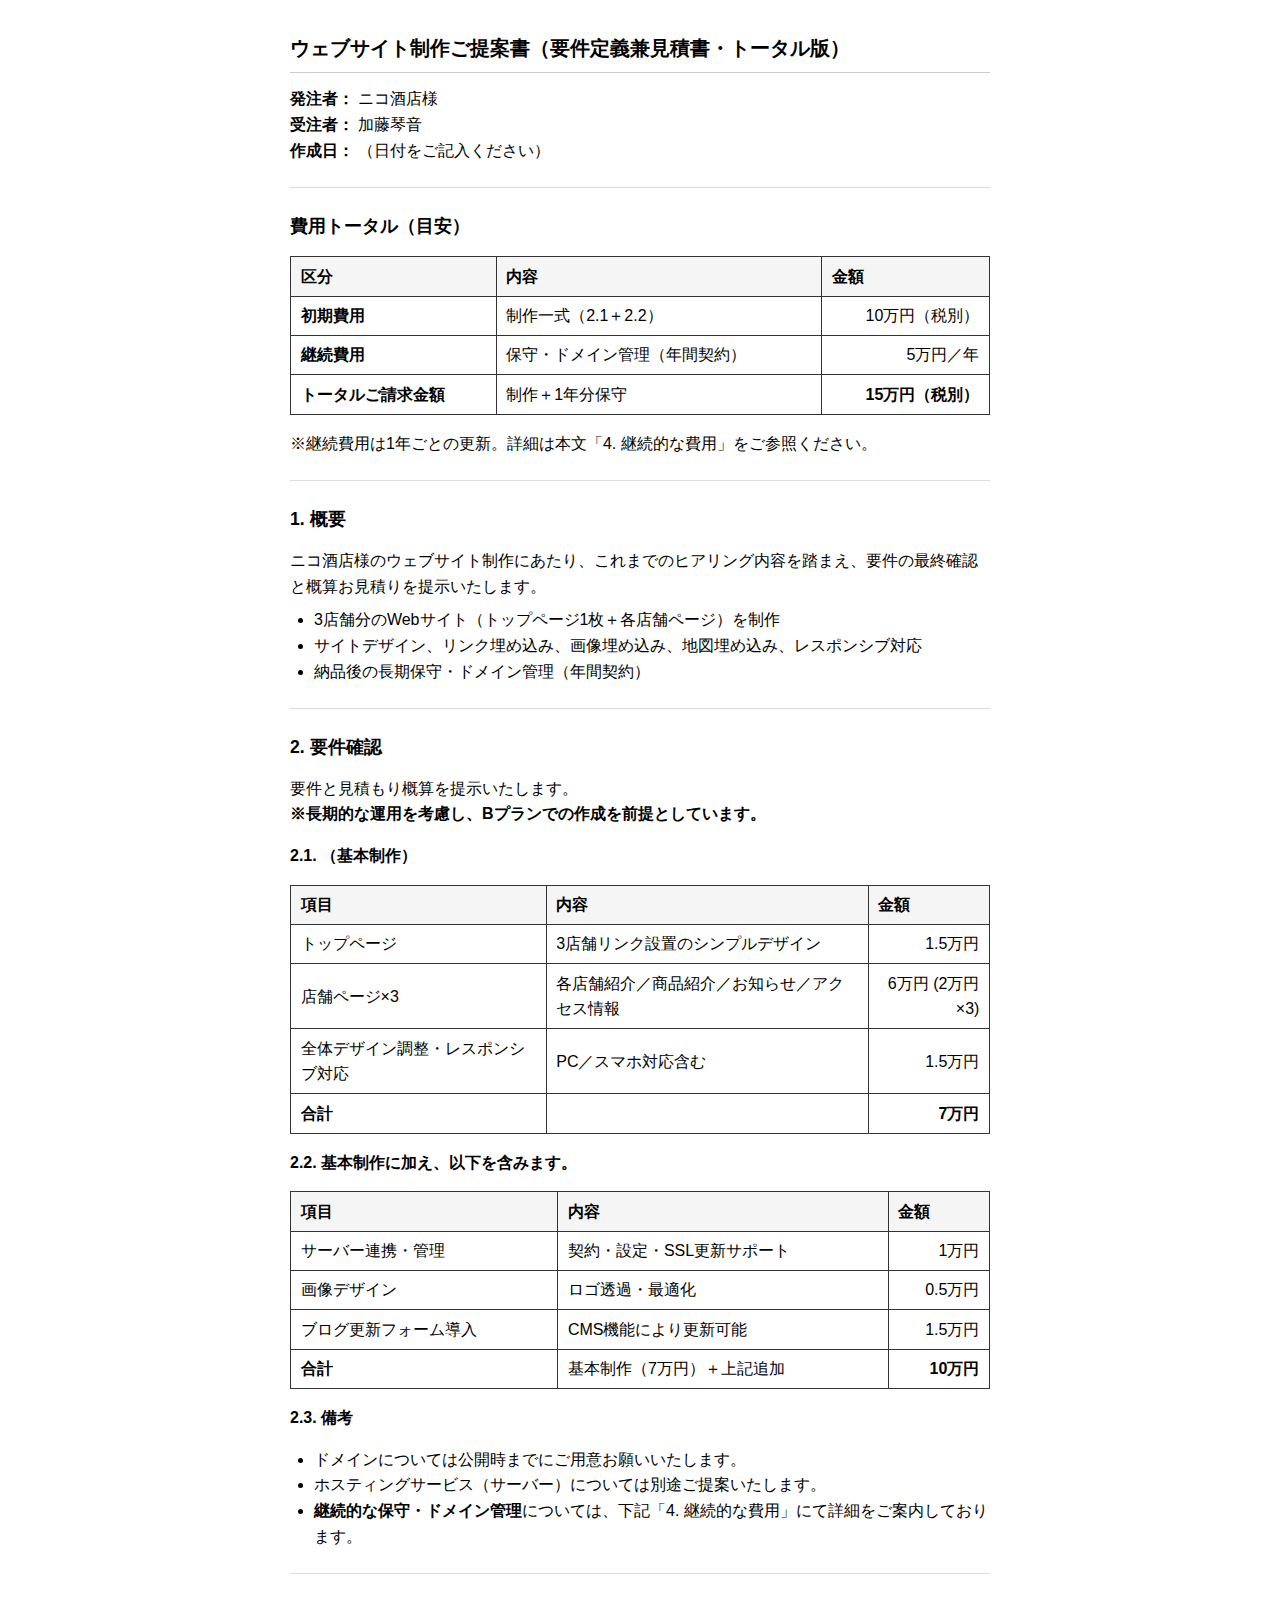
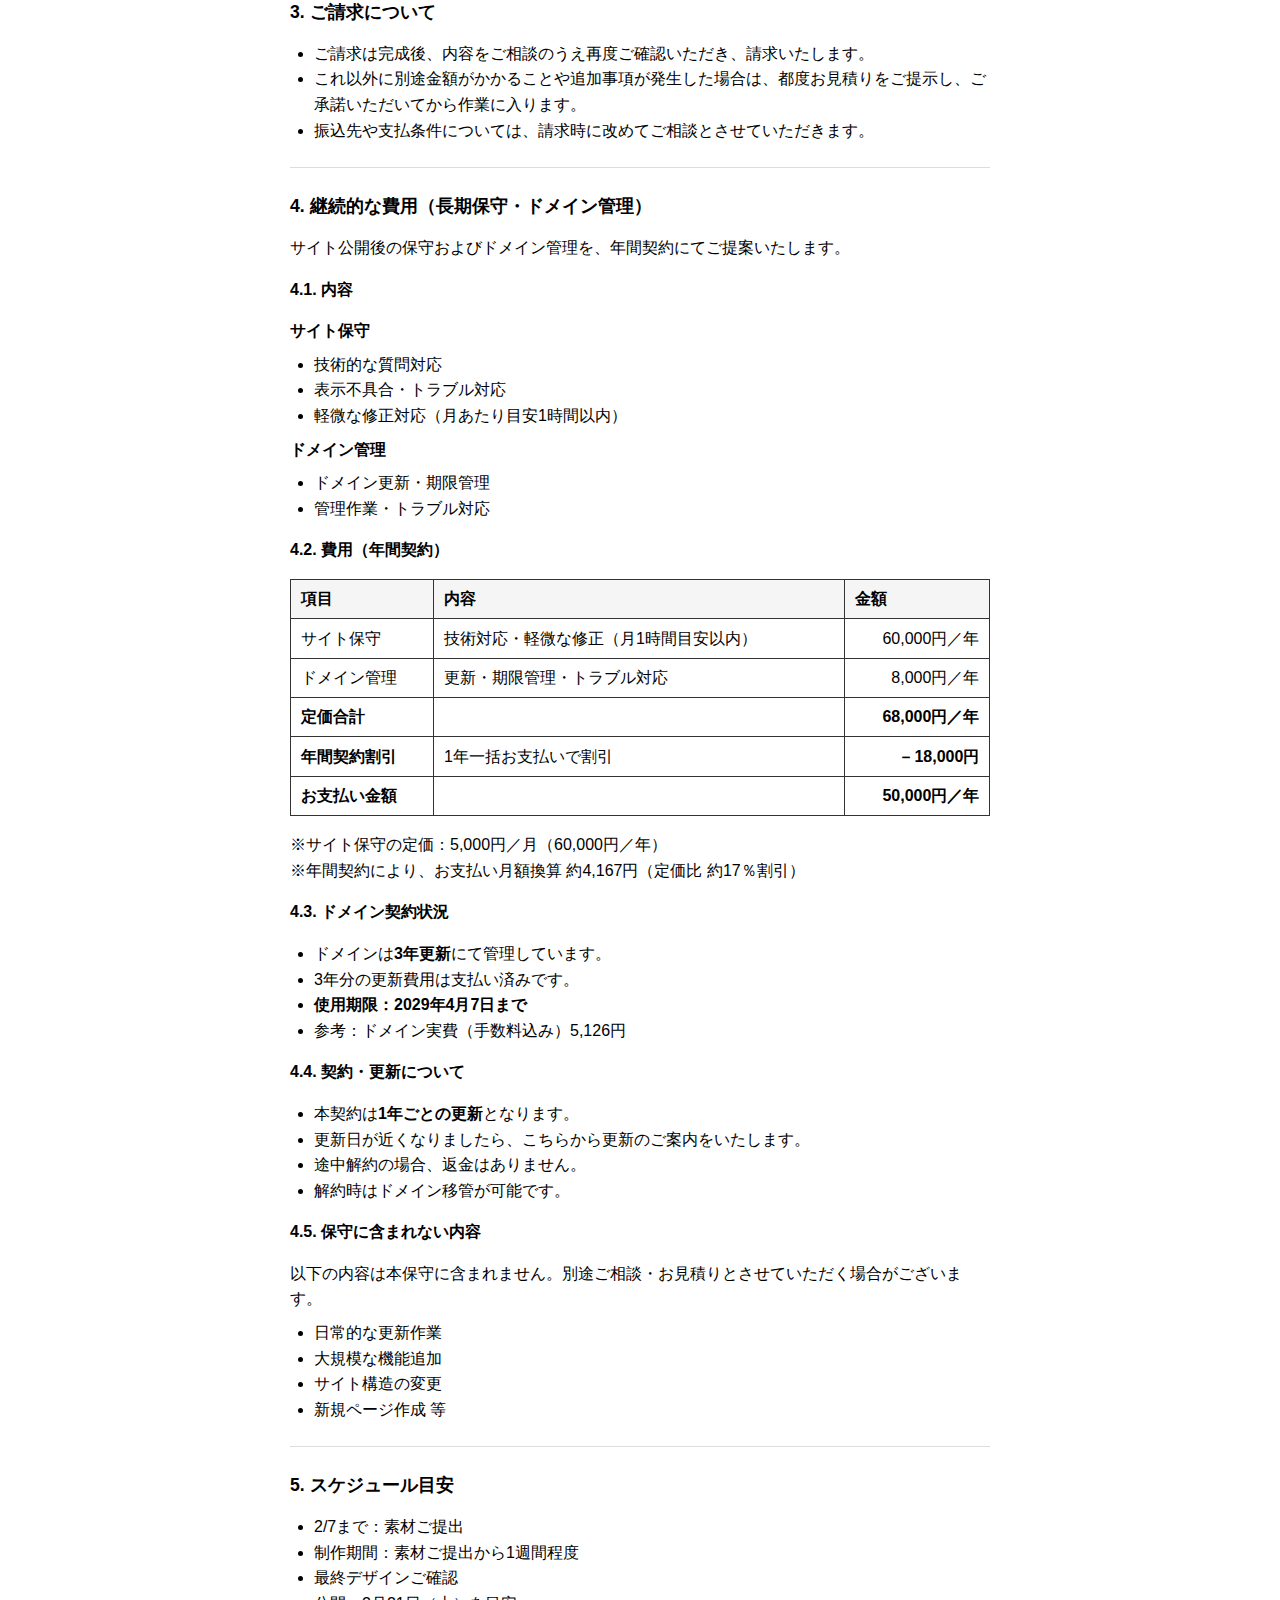
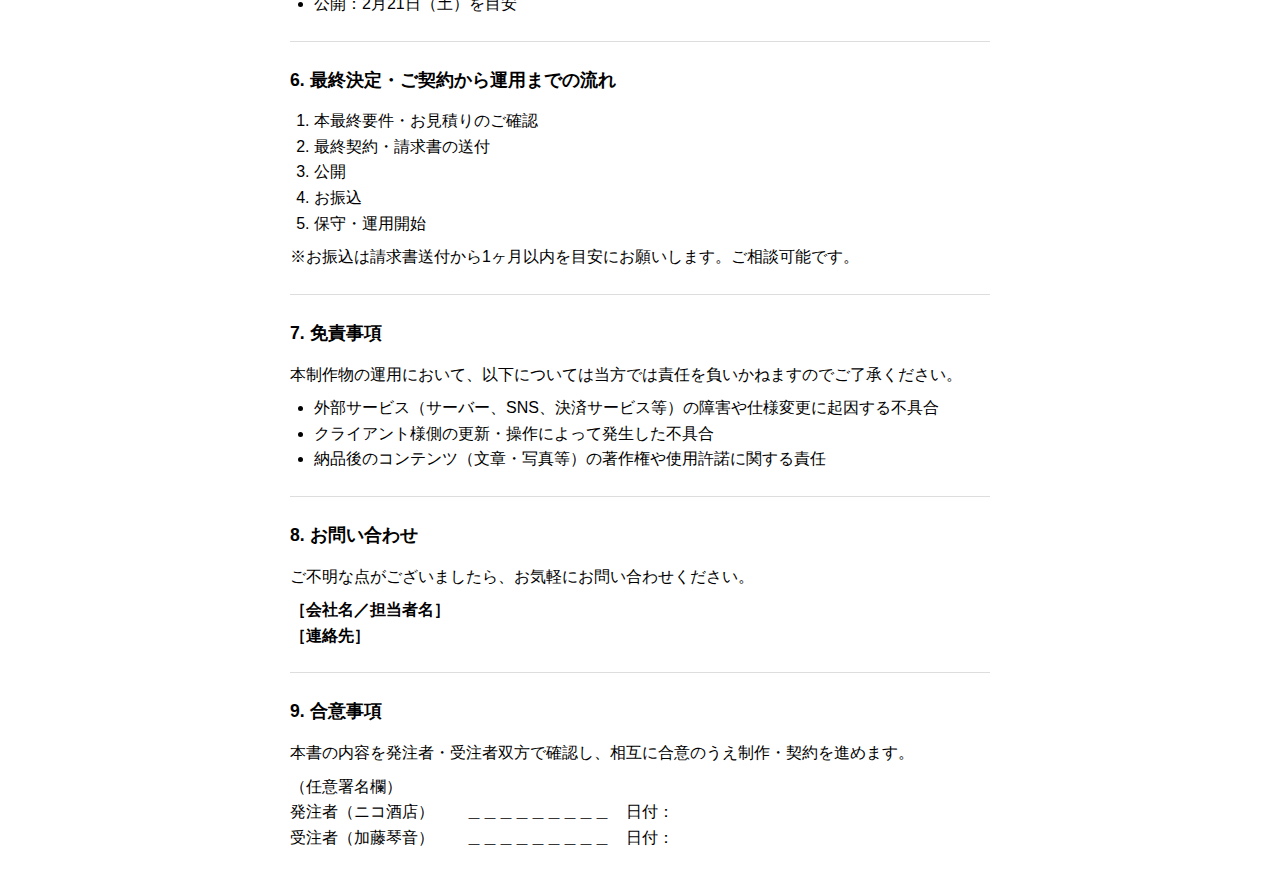
<file: proposal-nico-260201.html>
<!DOCTYPE html>
<html lang="ja">
<head>
<meta charset="UTF-8">
<title>要件定義兼見積書・トータル版</title>
<style>
body { font-family: "Hiragino Sans", "Yu Gothic", sans-serif; line-height: 1.6; max-width: 700px; margin: 2rem auto; padding: 0 1rem; }
h1 { font-size: 1.25rem; border-bottom: 1px solid #ccc; padding-bottom: 0.5rem; }
h2 { font-size: 1.1rem; margin-top: 1.5rem; }
h3 { font-size: 1rem; margin-top: 1rem; }
table { border-collapse: collapse; width: 100%; margin: 1rem 0; }
th, td { border: 1px solid #333; padding: 0.4rem 0.6rem; text-align: left; }
th { background: #f5f5f5; }
td:last-child { text-align: right; }
hr { border: none; border-top: 1px solid #ddd; margin: 1.5rem 0; }
ul, ol { margin: 0.5rem 0; padding-left: 1.5rem; }
p { margin: 0.5rem 0; }
</style>
</head>
<body>

<h1>ウェブサイト制作ご提案書（要件定義兼見積書・トータル版）</h1>

<p><strong>発注者：</strong> ニコ酒店様<br>
<strong>受注者：</strong> 加藤琴音<br>
<strong>作成日：</strong> （日付をご記入ください）</p>

<hr>

<h2>費用トータル（目安）</h2>

<table>
<tr><th>区分</th><th>内容</th><th>金額</th></tr>
<tr><td><strong>初期費用</strong></td><td>制作一式（2.1＋2.2）</td><td>10万円（税別）</td></tr>
<tr><td><strong>継続費用</strong></td><td>保守・ドメイン管理（年間契約）</td><td>5万円／年</td></tr>
<tr><td><strong>トータルご請求金額</strong></td><td>制作＋1年分保守</td><td><strong>15万円（税別）</strong></td></tr>
</table>

<p>※継続費用は1年ごとの更新。詳細は本文「4. 継続的な費用」をご参照ください。</p>

<hr>

<h2>1. 概要</h2>
<p>ニコ酒店様のウェブサイト制作にあたり、これまでのヒアリング内容を踏まえ、要件の最終確認と概算お見積りを提示いたします。</p>
<ul>
<li>3店舗分のWebサイト（トップページ1枚＋各店舗ページ）を制作</li>
<li>サイトデザイン、リンク埋め込み、画像埋め込み、地図埋め込み、レスポンシブ対応</li>
<li>納品後の長期保守・ドメイン管理（年間契約）</li>
</ul>

<hr>

<h2>2. 要件確認</h2>
<p>要件と見積もり概算を提示いたします。<br>
<strong>※長期的な運用を考慮し、Bプランでの作成を前提としています。</strong></p>

<h3>2.1. （基本制作）</h3>

<table>
<tr><th>項目</th><th>内容</th><th>金額</th></tr>
<tr><td>トップページ</td><td>3店舗リンク設置のシンプルデザイン</td><td>1.5万円</td></tr>
<tr><td>店舗ページ×3</td><td>各店舗紹介／商品紹介／お知らせ／アクセス情報</td><td>6万円 (2万円×3)</td></tr>
<tr><td>全体デザイン調整・レスポンシブ対応</td><td>PC／スマホ対応含む</td><td>1.5万円</td></tr>
<tr><td><strong>合計</strong></td><td></td><td><strong>7万円</strong></td></tr>
</table>

<h3>2.2. 基本制作に加え、以下を含みます。</h3>

<table>
<tr><th>項目</th><th>内容</th><th>金額</th></tr>
<tr><td>サーバー連携・管理</td><td>契約・設定・SSL更新サポート</td><td>1万円</td></tr>
<tr><td>画像デザイン</td><td>ロゴ透過・最適化</td><td>0.5万円</td></tr>
<tr><td>ブログ更新フォーム導入</td><td>CMS機能により更新可能</td><td>1.5万円</td></tr>
<tr><td><strong>合計</strong></td><td>基本制作（7万円）＋上記追加</td><td><strong>10万円</strong></td></tr>
</table>

<h3>2.3. 備考</h3>
<ul>
<li>ドメインについては公開時までにご用意お願いいたします。</li>
<li>ホスティングサービス（サーバー）については別途ご提案いたします。</li>
<li><strong>継続的な保守・ドメイン管理</strong>については、下記「4. 継続的な費用」にて詳細をご案内しております。</li>
</ul>

<hr>

<h2>3. ご請求について</h2>
<ul>
<li>ご請求は完成後、内容をご相談のうえ再度ご確認いただき、請求いたします。</li>
<li>これ以外に別途金額がかかることや追加事項が発生した場合は、都度お見積りをご提示し、ご承諾いただいてから作業に入ります。</li>
<li>振込先や支払条件については、請求時に改めてご相談とさせていただきます。</li>
</ul>

<hr>

<h2>4. 継続的な費用（長期保守・ドメイン管理）</h2>
<p>サイト公開後の保守およびドメイン管理を、年間契約にてご提案いたします。</p>

<h3>4.1. 内容</h3>
<p><strong>サイト保守</strong></p>
<ul>
<li>技術的な質問対応</li>
<li>表示不具合・トラブル対応</li>
<li>軽微な修正対応（月あたり目安1時間以内）</li>
</ul>
<p><strong>ドメイン管理</strong></p>
<ul>
<li>ドメイン更新・期限管理</li>
<li>管理作業・トラブル対応</li>
</ul>

<h3>4.2. 費用（年間契約）</h3>

<table>
<tr><th>項目</th><th>内容</th><th>金額</th></tr>
<tr><td>サイト保守</td><td>技術対応・軽微な修正（月1時間目安以内）</td><td>60,000円／年</td></tr>
<tr><td>ドメイン管理</td><td>更新・期限管理・トラブル対応</td><td>8,000円／年</td></tr>
<tr><td><strong>定価合計</strong></td><td></td><td><strong>68,000円／年</strong></td></tr>
<tr><td><strong>年間契約割引</strong></td><td>1年一括お支払いで割引</td><td><strong>－18,000円</strong></td></tr>
<tr><td><strong>お支払い金額</strong></td><td></td><td><strong>50,000円／年</strong></td></tr>
</table>

<p>※サイト保守の定価：5,000円／月（60,000円／年）<br>
※年間契約により、お支払い月額換算 約4,167円（定価比 約17％割引）</p>

<h3>4.3. ドメイン契約状況</h3>
<ul>
<li>ドメインは<strong>3年更新</strong>にて管理しています。</li>
<li>3年分の更新費用は支払い済みです。</li>
<li><strong>使用期限：2029年4月7日まで</strong></li>
<li>参考：ドメイン実費（手数料込み）5,126円</li>
</ul>

<h3>4.4. 契約・更新について</h3>
<ul>
<li>本契約は<strong>1年ごとの更新</strong>となります。</li>
<li>更新日が近くなりましたら、こちらから更新のご案内をいたします。</li>
<li>途中解約の場合、返金はありません。</li>
<li>解約時はドメイン移管が可能です。</li>
</ul>

<h3>4.5. 保守に含まれない内容</h3>
<p>以下の内容は本保守に含まれません。別途ご相談・お見積りとさせていただく場合がございます。</p>
<ul>
<li>日常的な更新作業</li>
<li>大規模な機能追加</li>
<li>サイト構造の変更</li>
<li>新規ページ作成 等</li>
</ul>

<hr>

<h2>5. スケジュール目安</h2>
<ul>
<li>2/7まで：素材ご提出</li>
<li>制作期間：素材ご提出から1週間程度</li>
<li>最終デザインご確認</li>
<li>公開：2月21日（土）を目安</li>
</ul>

<hr>

<h2>6. 最終決定・ご契約から運用までの流れ</h2>
<ol>
<li>本最終要件・お見積りのご確認</li>
<li>最終契約・請求書の送付</li>
<li>公開</li>
<li>お振込</li>
<li>保守・運用開始</li>
</ol>

<p>※お振込は請求書送付から1ヶ月以内を目安にお願いします。ご相談可能です。</p>

<hr>

<h2>7. 免責事項</h2>
<p>本制作物の運用において、以下については当方では責任を負いかねますのでご了承ください。</p>
<ul>
<li>外部サービス（サーバー、SNS、決済サービス等）の障害や仕様変更に起因する不具合</li>
<li>クライアント様側の更新・操作によって発生した不具合</li>
<li>納品後のコンテンツ（文章・写真等）の著作権や使用許諾に関する責任</li>
</ul>

<hr>

<h2>8. お問い合わせ</h2>
<p>ご不明な点がございましたら、お気軽にお問い合わせください。</p>
<p><strong>［会社名／担当者名］</strong><br>
<strong>［連絡先］</strong></p>

<hr>

<h2>9. 合意事項</h2>
<p>本書の内容を発注者・受注者双方で確認し、相互に合意のうえ制作・契約を進めます。</p>
<p>（任意署名欄）<br>
発注者（ニコ酒店）　　＿＿＿＿＿＿＿＿＿　日付：<br>
受注者（加藤琴音）　　＿＿＿＿＿＿＿＿＿　日付：</p>

</body>
</html>
</file>
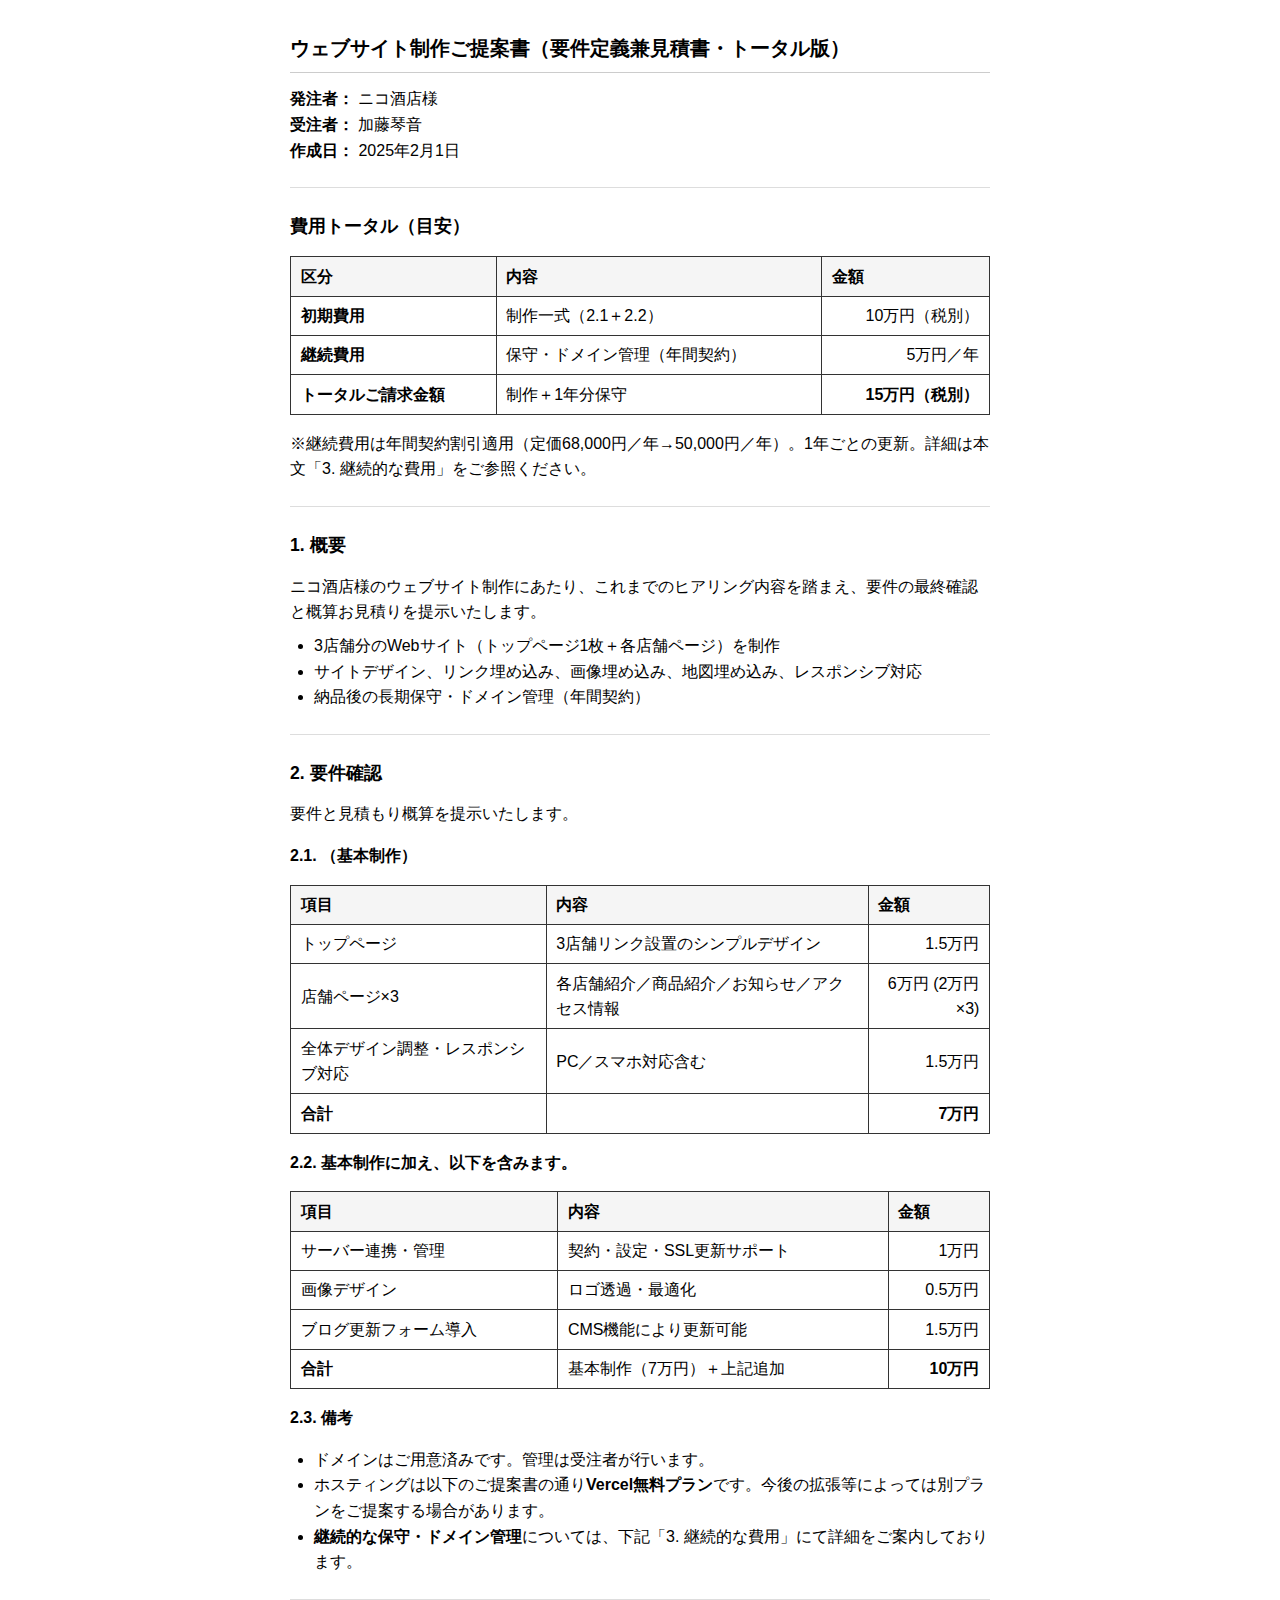
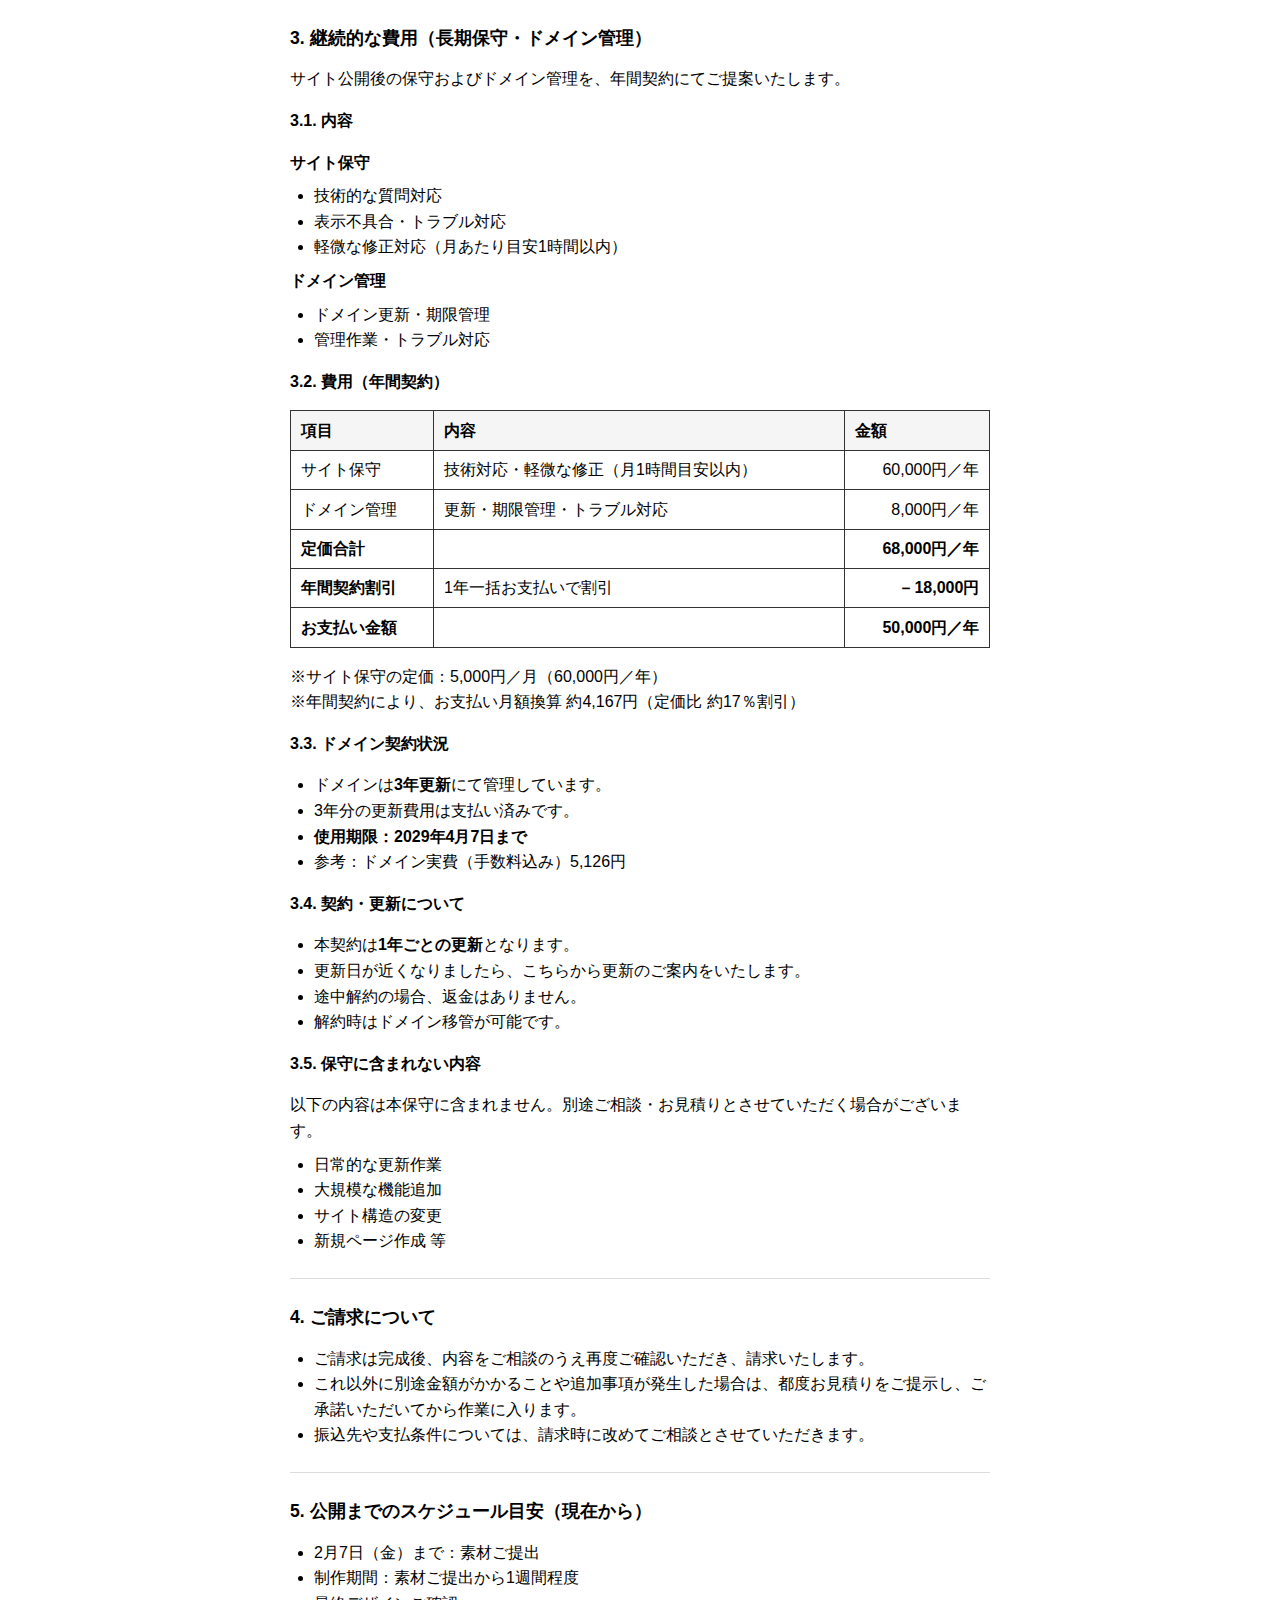
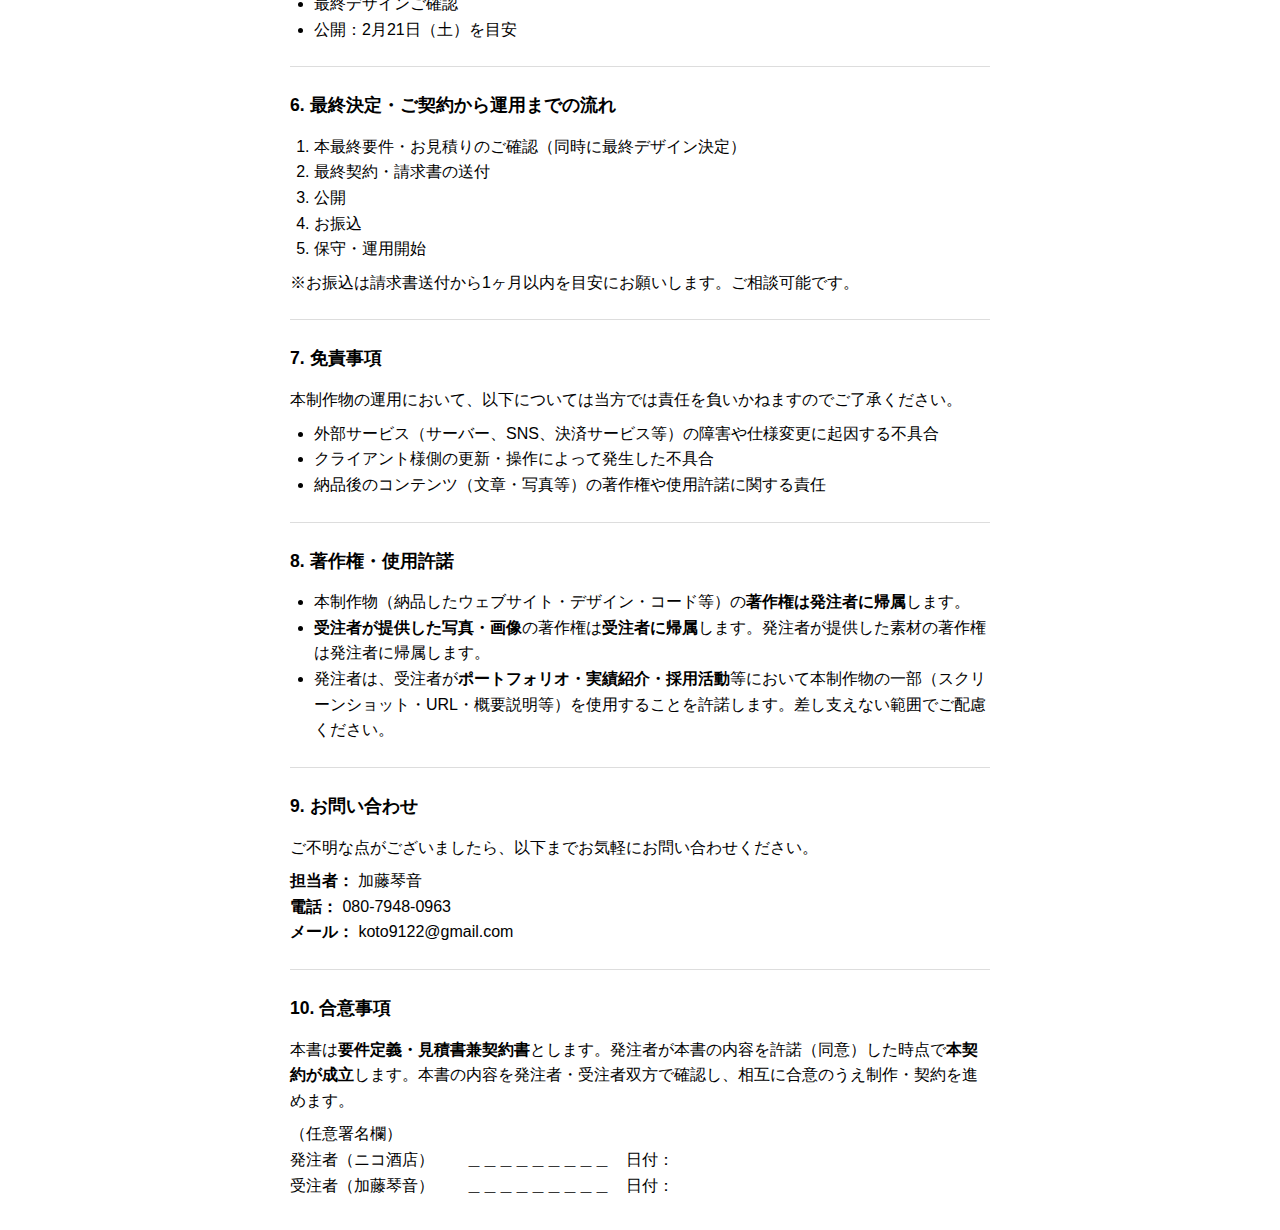
<file: proposal.html>
<!DOCTYPE html>
<html lang="ja">
<head>
<meta charset="UTF-8">
<title>要件定義兼見積書・トータル版</title>
<style>
body { font-family: "Hiragino Sans", "Yu Gothic", sans-serif; line-height: 1.6; max-width: 700px; margin: 2rem auto; padding: 0 1rem; }
h1 { font-size: 1.25rem; border-bottom: 1px solid #ccc; padding-bottom: 0.5rem; }
h2 { font-size: 1.1rem; margin-top: 1.5rem; }
h3 { font-size: 1rem; margin-top: 1rem; }
table { border-collapse: collapse; width: 100%; margin: 1rem 0; }
th, td { border: 1px solid #333; padding: 0.4rem 0.6rem; text-align: left; }
th { background: #f5f5f5; }
td:last-child { text-align: right; }
hr { border: none; border-top: 1px solid #ddd; margin: 1.5rem 0; }
ul, ol { margin: 0.5rem 0; padding-left: 1.5rem; }
p { margin: 0.5rem 0; }
</style>
</head>
<body>

<h1>ウェブサイト制作ご提案書（要件定義兼見積書・トータル版）</h1>

<p><strong>発注者：</strong> ニコ酒店様<br>
<strong>受注者：</strong> 加藤琴音<br>
<strong>作成日：</strong> 2025年2月1日</p>

<hr>

<h2>費用トータル（目安）</h2>

<table>
<tr><th>区分</th><th>内容</th><th>金額</th></tr>
<tr><td><strong>初期費用</strong></td><td>制作一式（2.1＋2.2）</td><td>10万円（税別）</td></tr>
<tr><td><strong>継続費用</strong></td><td>保守・ドメイン管理（年間契約）</td><td>5万円／年</td></tr>
<tr><td><strong>トータルご請求金額</strong></td><td>制作＋1年分保守</td><td><strong>15万円（税別）</strong></td></tr>
</table>

<p>※継続費用は年間契約割引適用（定価68,000円／年→50,000円／年）。1年ごとの更新。詳細は本文「3. 継続的な費用」をご参照ください。</p>

<hr>

<h2>1. 概要</h2>
<p>ニコ酒店様のウェブサイト制作にあたり、これまでのヒアリング内容を踏まえ、要件の最終確認と概算お見積りを提示いたします。</p>
<ul>
<li>3店舗分のWebサイト（トップページ1枚＋各店舗ページ）を制作</li>
<li>サイトデザイン、リンク埋め込み、画像埋め込み、地図埋め込み、レスポンシブ対応</li>
<li>納品後の長期保守・ドメイン管理（年間契約）</li>
</ul>

<hr>

<h2>2. 要件確認</h2>
<p>要件と見積もり概算を提示いたします。<br>


<h3>2.1. （基本制作）</h3>

<table>
<tr><th>項目</th><th>内容</th><th>金額</th></tr>
<tr><td>トップページ</td><td>3店舗リンク設置のシンプルデザイン</td><td>1.5万円</td></tr>
<tr><td>店舗ページ×3</td><td>各店舗紹介／商品紹介／お知らせ／アクセス情報</td><td>6万円 (2万円×3)</td></tr>
<tr><td>全体デザイン調整・レスポンシブ対応</td><td>PC／スマホ対応含む</td><td>1.5万円</td></tr>
<tr><td><strong>合計</strong></td><td></td><td><strong>7万円</strong></td></tr>
</table>

<h3>2.2. 基本制作に加え、以下を含みます。</h3>

<table>
<tr><th>項目</th><th>内容</th><th>金額</th></tr>
<tr><td>サーバー連携・管理</td><td>契約・設定・SSL更新サポート</td><td>1万円</td></tr>
<tr><td>画像デザイン</td><td>ロゴ透過・最適化</td><td>0.5万円</td></tr>
<tr><td>ブログ更新フォーム導入</td><td>CMS機能により更新可能</td><td>1.5万円</td></tr>
<tr><td><strong>合計</strong></td><td>基本制作（7万円）＋上記追加</td><td><strong>10万円</strong></td></tr>
</table>

<h3>2.3. 備考</h3>
<ul>
<li>ドメインはご用意済みです。管理は受注者が行います。</li>
<li>ホスティングは以下のご提案書の通り<strong>Vercel無料プラン</strong>です。今後の拡張等によっては別プランをご提案する場合があります。</li>
<li><strong>継続的な保守・ドメイン管理</strong>については、下記「3. 継続的な費用」にて詳細をご案内しております。</li>
</ul>

<hr>

<h2>3. 継続的な費用（長期保守・ドメイン管理）</h2>
<p>サイト公開後の保守およびドメイン管理を、年間契約にてご提案いたします。</p>

<h3>3.1. 内容</h3>
<p><strong>サイト保守</strong></p>
<ul>
<li>技術的な質問対応</li>
<li>表示不具合・トラブル対応</li>
<li>軽微な修正対応（月あたり目安1時間以内）</li>
</ul>
<p><strong>ドメイン管理</strong></p>
<ul>
<li>ドメイン更新・期限管理</li>
<li>管理作業・トラブル対応</li>
</ul>

<h3>3.2. 費用（年間契約）</h3>

<table>
<tr><th>項目</th><th>内容</th><th>金額</th></tr>
<tr><td>サイト保守</td><td>技術対応・軽微な修正（月1時間目安以内）</td><td>60,000円／年</td></tr>
<tr><td>ドメイン管理</td><td>更新・期限管理・トラブル対応</td><td>8,000円／年</td></tr>
<tr><td><strong>定価合計</strong></td><td></td><td><strong>68,000円／年</strong></td></tr>
<tr><td><strong>年間契約割引</strong></td><td>1年一括お支払いで割引</td><td><strong>－18,000円</strong></td></tr>
<tr><td><strong>お支払い金額</strong></td><td></td><td><strong>50,000円／年</strong></td></tr>
</table>

<p>※サイト保守の定価：5,000円／月（60,000円／年）<br>
※年間契約により、お支払い月額換算 約4,167円（定価比 約17％割引）</p>

<h3>3.3. ドメイン契約状況</h3>
<ul>
<li>ドメインは<strong>3年更新</strong>にて管理しています。</li>
<li>3年分の更新費用は支払い済みです。</li>
<li><strong>使用期限：2029年4月7日まで</strong></li>
<li>参考：ドメイン実費（手数料込み）5,126円</li>
</ul>

<h3>3.4. 契約・更新について</h3>
<ul>
<li>本契約は<strong>1年ごとの更新</strong>となります。</li>
<li>更新日が近くなりましたら、こちらから更新のご案内をいたします。</li>
<li>途中解約の場合、返金はありません。</li>
<li>解約時はドメイン移管が可能です。</li>
</ul>

<h3>3.5. 保守に含まれない内容</h3>
<p>以下の内容は本保守に含まれません。別途ご相談・お見積りとさせていただく場合がございます。</p>
<ul>
<li>日常的な更新作業</li>
<li>大規模な機能追加</li>
<li>サイト構造の変更</li>
<li>新規ページ作成 等</li>
</ul>

<hr>

<h2>4. ご請求について</h2>
<ul>
<li>ご請求は完成後、内容をご相談のうえ再度ご確認いただき、請求いたします。</li>
<li>これ以外に別途金額がかかることや追加事項が発生した場合は、都度お見積りをご提示し、ご承諾いただいてから作業に入ります。</li>
<li>振込先や支払条件については、請求時に改めてご相談とさせていただきます。</li>
</ul>

<hr>

<h2>5. 公開までのスケジュール目安（現在から）</h2>
<ul>
<li>2月7日（金）まで：素材ご提出</li>
<li>制作期間：素材ご提出から1週間程度</li>
<li>最終デザインご確認</li>
<li>公開：2月21日（土）を目安</li>
</ul>

<hr>

<h2>6. 最終決定・ご契約から運用までの流れ</h2>
<ol>
<li>本最終要件・お見積りのご確認（同時に最終デザイン決定）</li>
<li>最終契約・請求書の送付</li>
<li>公開</li>
<li>お振込</li>
<li>保守・運用開始</li>
</ol>

<p>※お振込は請求書送付から1ヶ月以内を目安にお願いします。ご相談可能です。</p>

<hr>

<h2>7. 免責事項</h2>
<p>本制作物の運用において、以下については当方では責任を負いかねますのでご了承ください。</p>
<ul>
<li>外部サービス（サーバー、SNS、決済サービス等）の障害や仕様変更に起因する不具合</li>
<li>クライアント様側の更新・操作によって発生した不具合</li>
<li>納品後のコンテンツ（文章・写真等）の著作権や使用許諾に関する責任</li>
</ul>

<hr>

<h2>8. 著作権・使用許諾</h2>
<ul>
<li>本制作物（納品したウェブサイト・デザイン・コード等）の<strong>著作権は発注者に帰属</strong>します。</li>
<li><strong>受注者が提供した写真・画像</strong>の著作権は<strong>受注者に帰属</strong>します。発注者が提供した素材の著作権は発注者に帰属します。</li>
<li>発注者は、受注者が<strong>ポートフォリオ・実績紹介・採用活動</strong>等において本制作物の一部（スクリーンショット・URL・概要説明等）を使用することを許諾します。差し支えない範囲でご配慮ください。</li>
</ul>

<hr>

<h2>9. お問い合わせ</h2>
<p>ご不明な点がございましたら、以下までお気軽にお問い合わせください。</p>
<p><strong>担当者：</strong> 加藤琴音<br>
<strong>電話：</strong> 080-7948-0963<br>
<strong>メール：</strong> koto9122@gmail.com</p>

<hr>

<h2>10. 合意事項</h2>
<p>本書は<strong>要件定義・見積書兼契約書</strong>とします。発注者が本書の内容を許諾（同意）した時点で<strong>本契約が成立</strong>します。本書の内容を発注者・受注者双方で確認し、相互に合意のうえ制作・契約を進めます。</p>
<p>（任意署名欄）<br>
発注者（ニコ酒店）　　＿＿＿＿＿＿＿＿＿　日付：<br>
受注者（加藤琴音）　　＿＿＿＿＿＿＿＿＿　日付：</p>

</body>
</html>
</file>
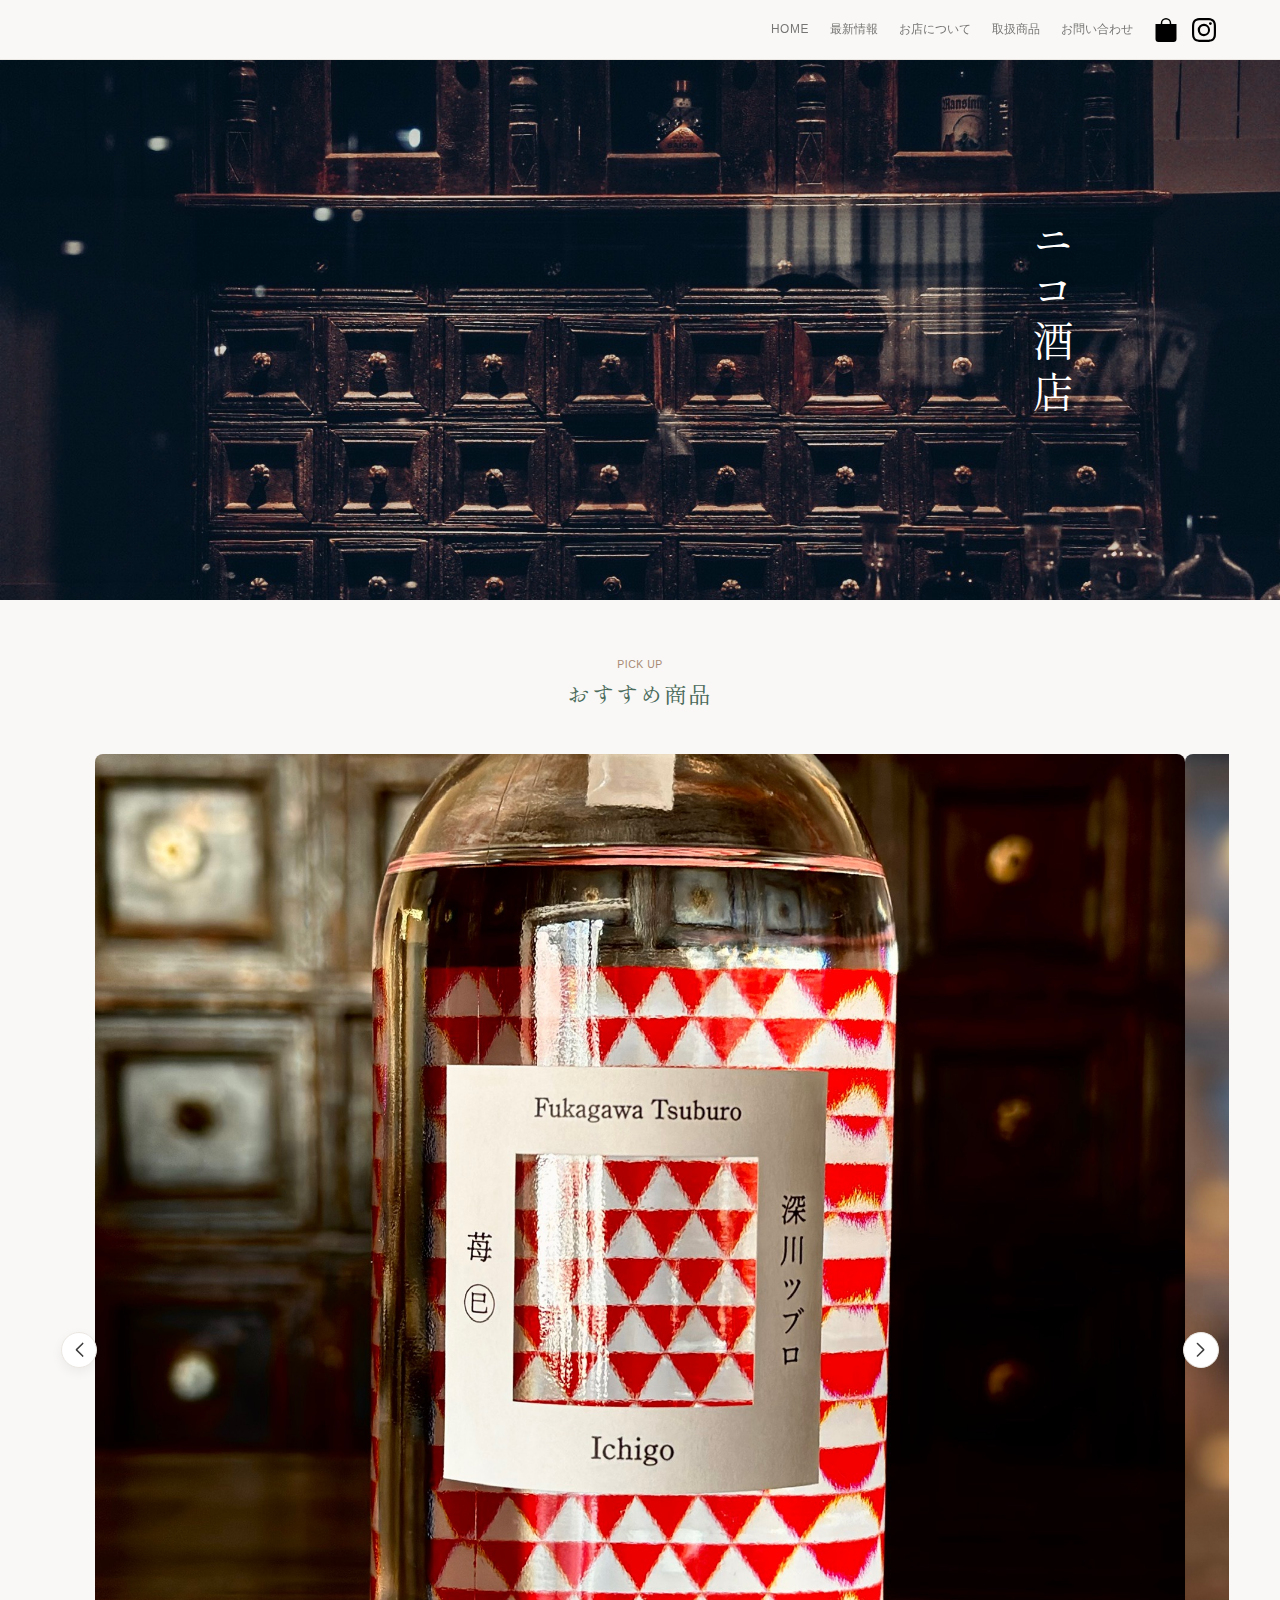
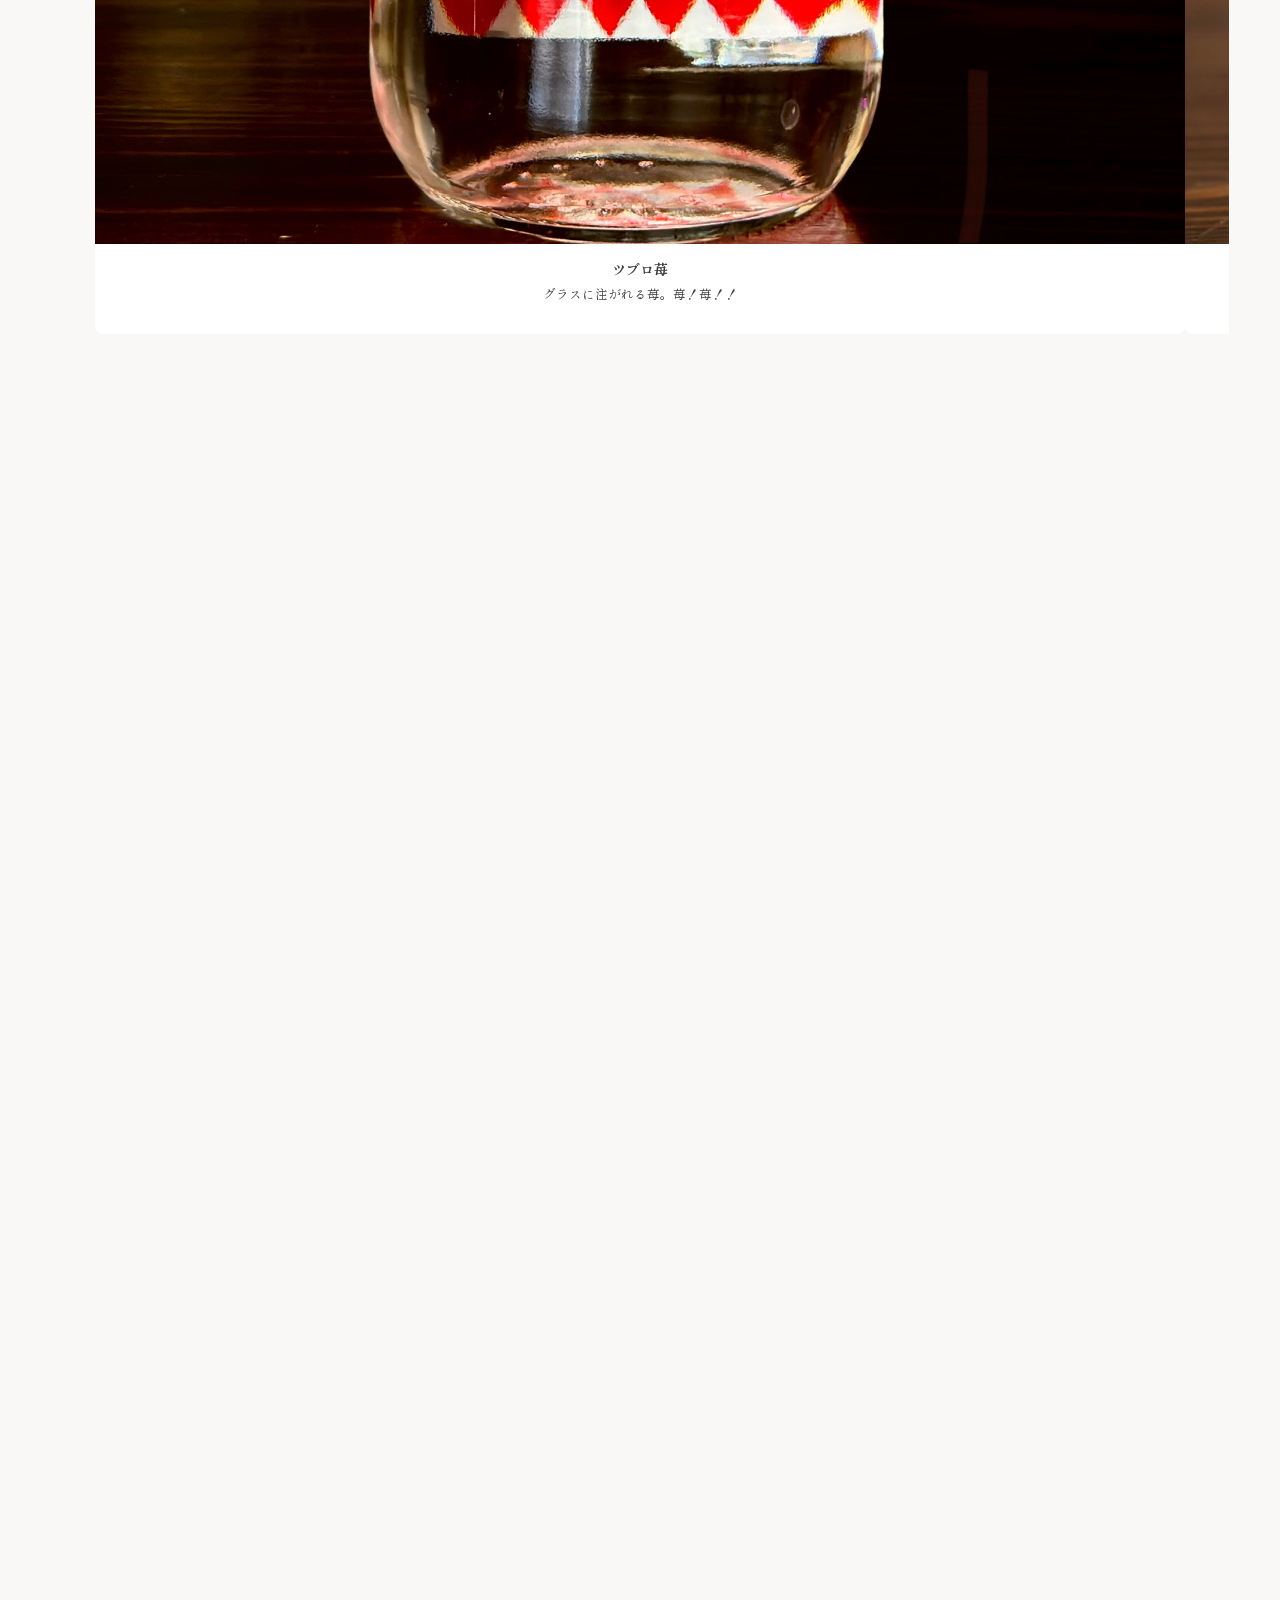
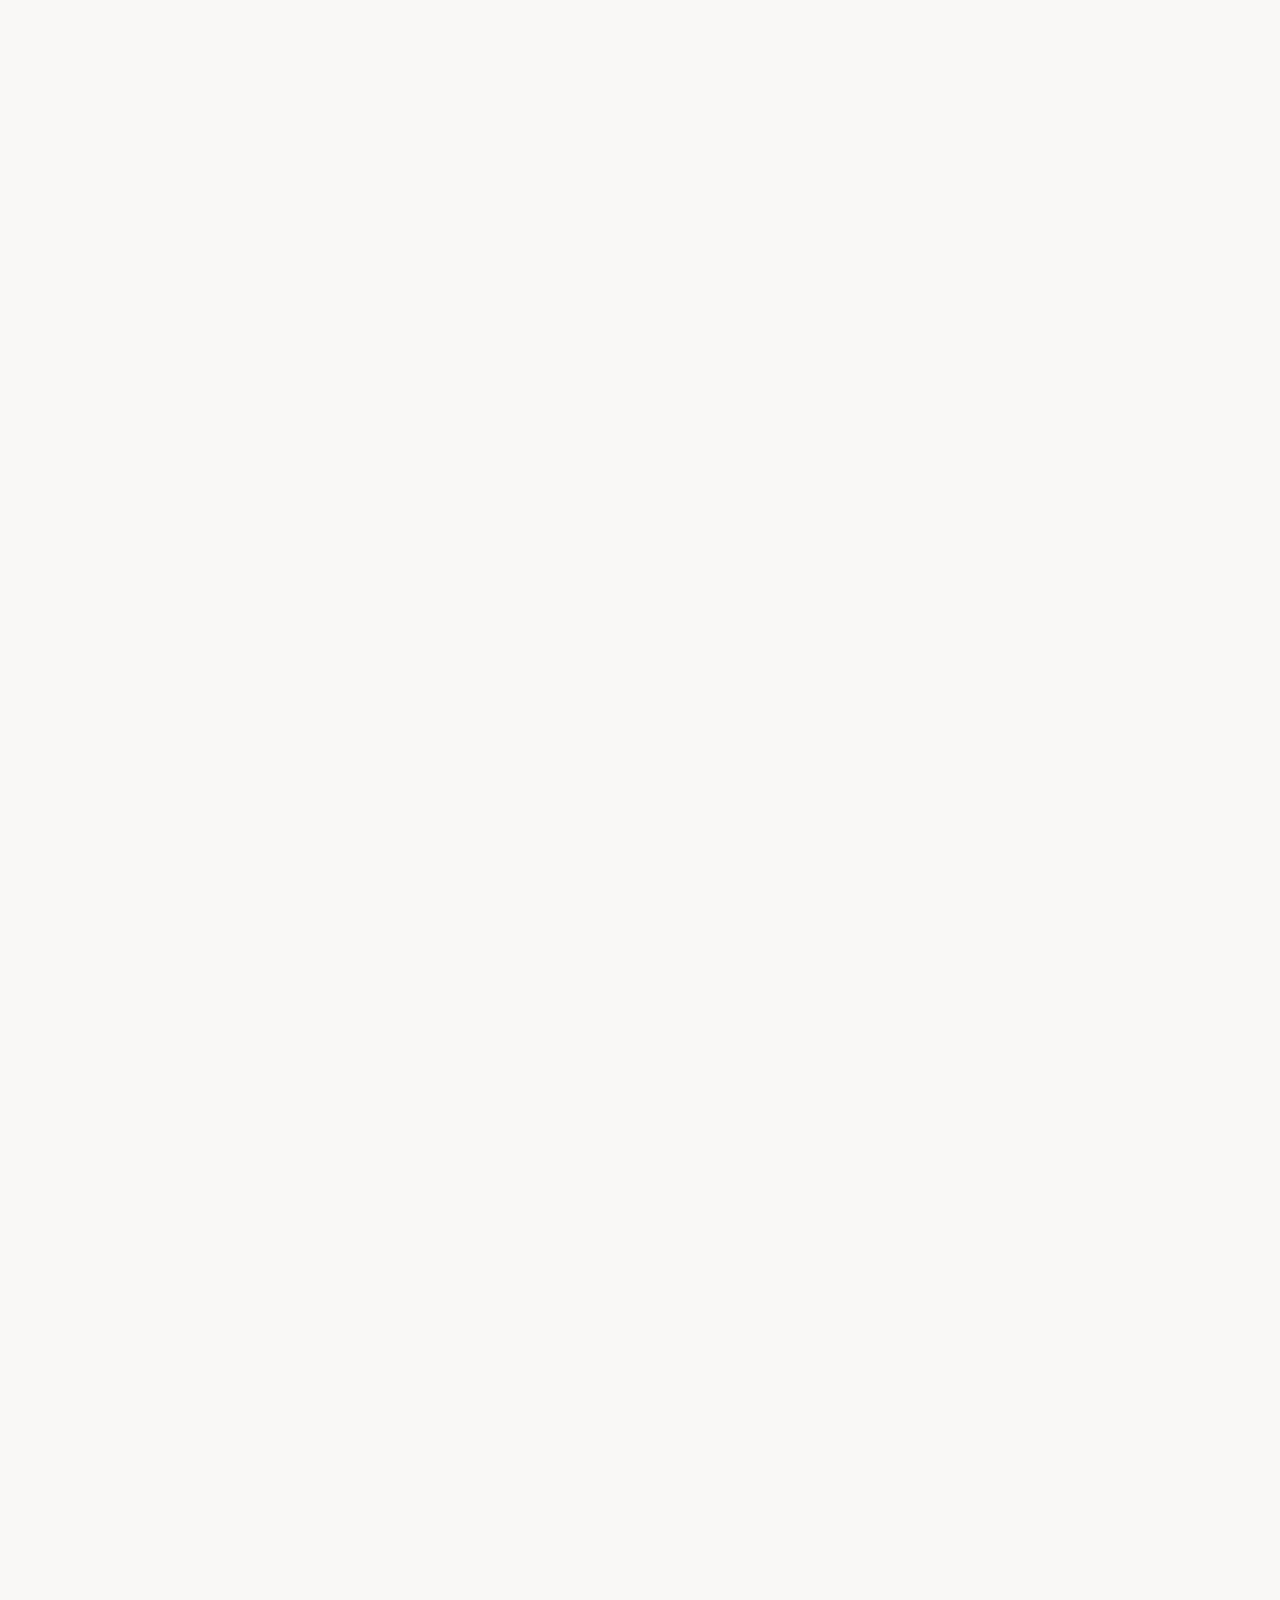
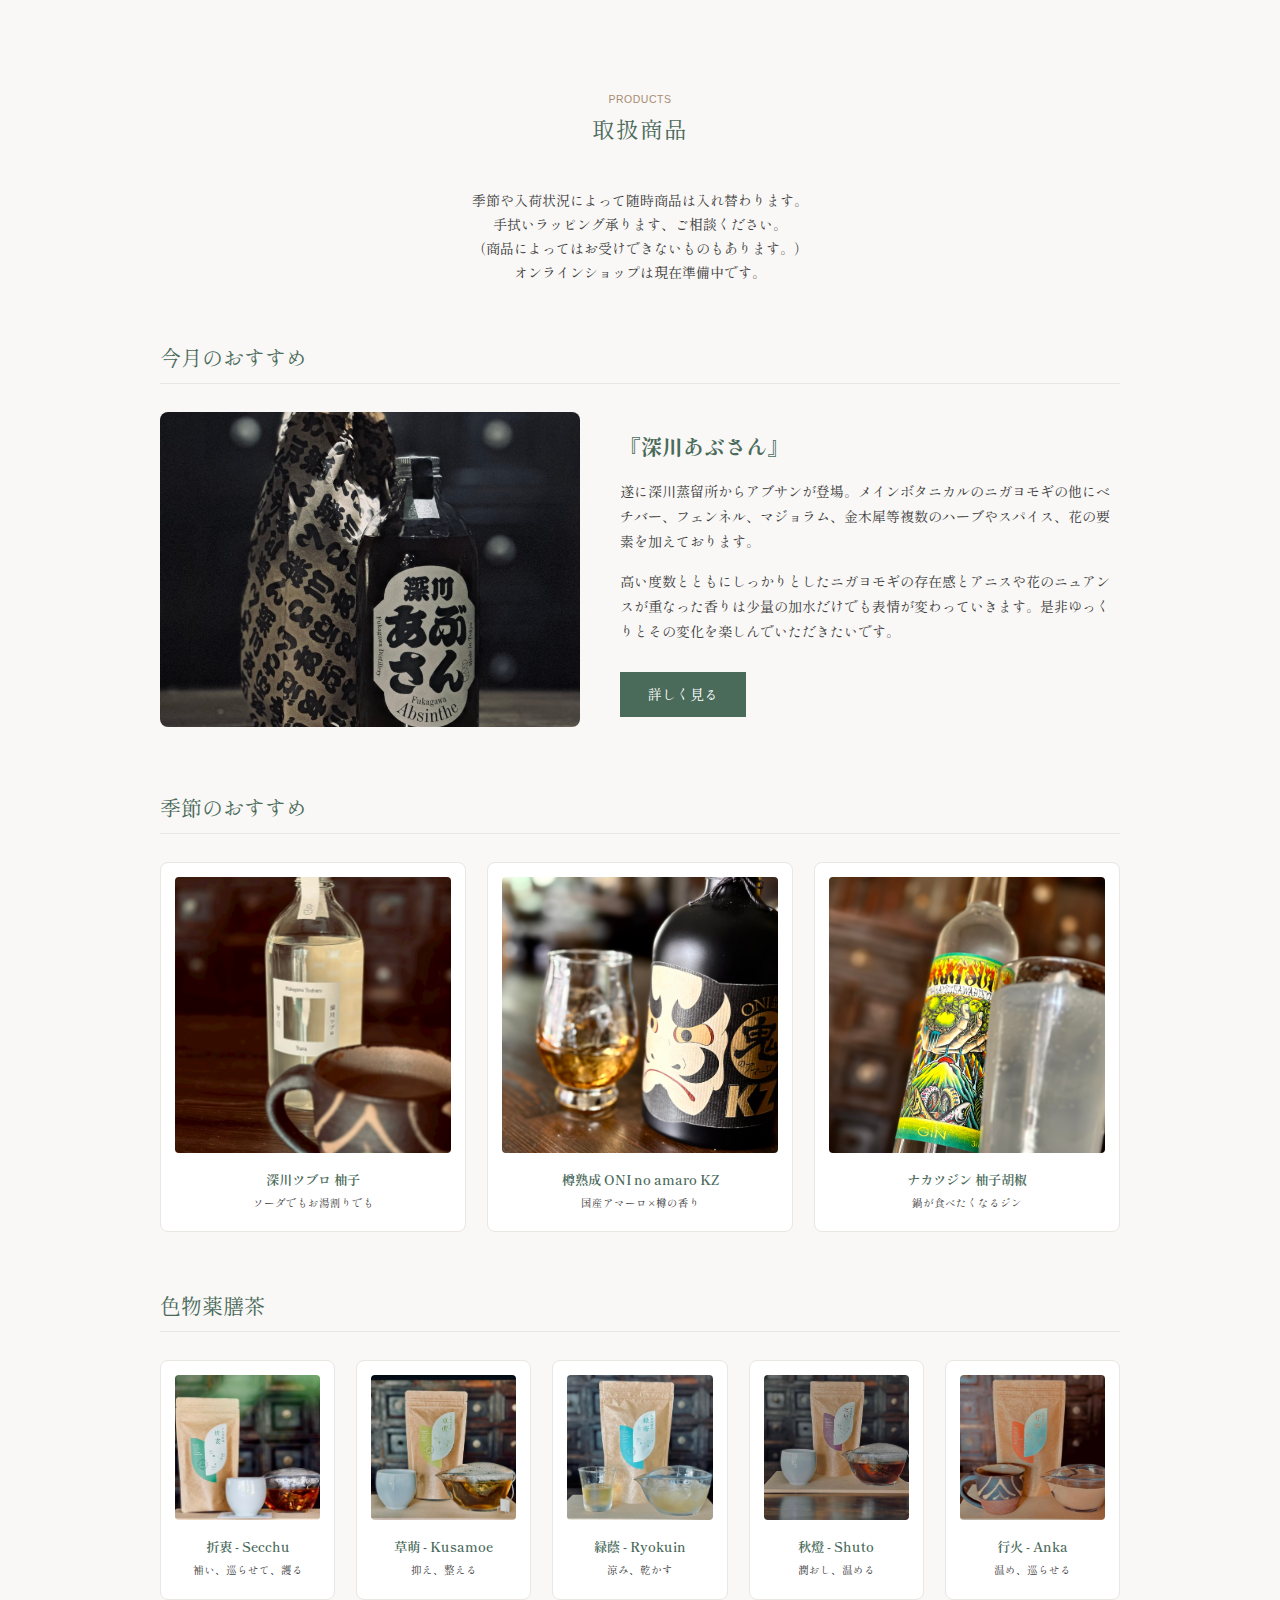
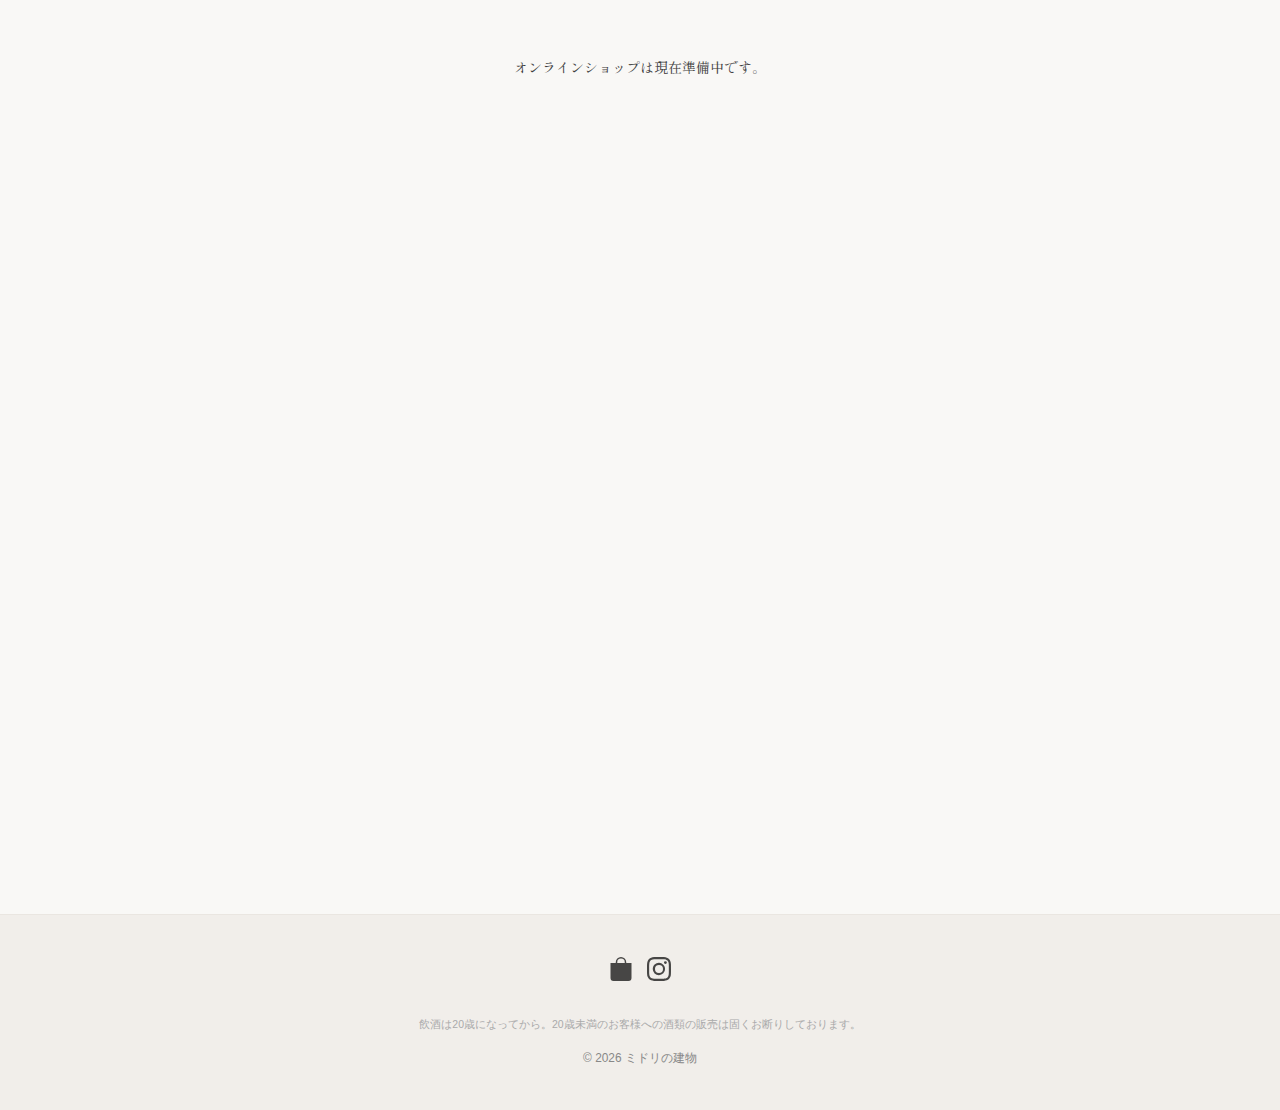
<file: store.html>
<!DOCTYPE html>
<html lang="ja">
<head>
    <meta charset="UTF-8">
    <meta name="viewport" content="width=device-width, initial-scale=1.0">
    <meta name="description" content="『養生』をテーマとした「薬屋みたいな酒屋」薬剤師の番頭が，深川蒸留所や国産ジンを中心とした優良酒を販売。店頭カウンターではオリジナルの薬酒や養生カクテルが飲めます。">
    <title>ニコ酒店</title>
    <link rel="icon" href="site/images/toppage/store.jpg" type="image/jpeg">
    <link href="https://fonts.googleapis.com/css2?family=Shippori+Mincho&family=Zen+Old+Mincho&display=swap" rel="stylesheet">
    <link rel="stylesheet" href="https://cdn.jsdelivr.net/npm/swiper@11/swiper-bundle.min.css" />
    <link rel="stylesheet" href="site/style.css">
</head>
<body class="simple-page">

    <header class="minimal-header">
        <div class="minimal-header-container">
            <div class="minimal-nav">
                <a href="index.html" class="home-link">HOME</a>
                <!-- PC Navigation -->
                <nav class="pc-nav">
                    <a href="#news-instagram">最新情報</a>
                    <a href="#store-concept">お店について</a>
                    <a href="#product">取扱商品</a>
                    <a href="#contact">お問い合わせ</a>
                </nav>
                <div class="header-icons">
                    <a href="https://fukagawa-distillery.tokyo/shops/" target="_blank" class="instagram-link" aria-label="Online Shop">
                        <img src="site/images/icons/bootstrap-bag.svg" alt="Online Shop">
                    </a>
                    <a href="https://www.instagram.com/nicosaketen" target="_blank" class="instagram-link" aria-label="Instagram">
                        <img src="site/images/icons/bootstrap-instagram.svg" alt="Instagram">
                    </a>
                    <button class="hamburger-menu" aria-label="メニューを開く" aria-expanded="false">
                        <span></span>
                        <span></span>
                        <span></span>
                    </button>
                </div>
            </div>
        </div>
    </header>

    <!-- Mobile Menu Overlay -->
    <div class="mobile-overlay"></div>
    <nav class="mobile-nav">
        <ul>
            <li><a href="#news-instagram">最新情報</a></li>
            <li><a href="#store-concept">お店について</a></li>
            <li><a href="#product">取扱商品</a></li>
            <li><a href="#contact">お問い合わせ</a></li>
        </ul>
    </nav>

    <main>
        <section class="main-visual">
            <img src="site/images/store_nico/hero.jpg" alt="薬棚の画像">
            <div class="main-visual-text">
                <h1>ニコ酒店</h1>
            </div>
        </section>

        <section class="product-slider-section">
            <div class="container fade-in">
                <div class="section-title">
                    <p>PICK UP</p>
                    <h2>おすすめ商品</h2>
                </div>
                <div class="swiper product-swiper">
                    <div class="swiper-wrapper">
                        <!-- 写真＋説明文（照合済み） -->
                        <div class="swiper-slide">
                            <img src="site/images/store_nico/top-recommend/fukagawa.ichigo.jpg" alt="ツブロ苺">
                            <div class="slide-text">
                                <h3>ツブロ苺</h3>
                                <p>グラスに注がれる苺。苺！苺！！</p>
                            </div>
                        </div>
                        <div class="swiper-slide">
                            <img src="site/images/store_nico/top-recommend/fukagawa.chamomile.jpg" alt="ツブロカモミール">
                            <div class="slide-text">
                                <h3>ツブロカモミール</h3>
                                <p>ジュニパー×カモミールの濃厚な甘い香り</p>
                            </div>
                        </div>
                        <div class="swiper-slide">
                            <img src="site/images/store_nico/top-recommend/fukagawa.lavender.jpg" alt="ラベンダー（batch4）">
                            <div class="slide-text">
                                <h3>ラベンダー（batch4）</h3>
                                <p>今回のラベンダーはひと味違う</p>
                            </div>
                        </div>
                        <div class="swiper-slide">
                            <img src="site/images/store_nico/top-recommend/akanishi.jin.jpg" alt="ヤソjin">
                            <div class="slide-text">
                                <h3>ヤソjin</h3>
                                <p>赤西仁監修。限定ボトル！</p>
                            </div>
                        </div>
                        <div class="swiper-slide">
                            <img src="site/images/store_nico/top-recommend/akanishi.bitter.jpg" alt="ヤソジンⅠ Ⅱ">
                            <div class="slide-text">
                                <h3>ヤソジンⅠ Ⅱ</h3>
                                <p>赤西仁監修ビターリキュール</p>
                            </div>
                        </div>
                        <div class="swiper-slide">
                            <img src="site/images/store_nico/top-recommend/j.vermouth.jpg" alt="Japanese sweet vermouth AKA-ONI">
                            <div class="slide-text">
                                <h3><span class="slide-title-prefix">Japanese sweet vermouth </span>AKA-ONI</h3>
                                <p>日本の酒で造るベルモット（薬草酒）</p>
                            </div>
                        </div>
                        <div class="swiper-slide">
                            <img src="site/images/store_nico/top-recommend/onino.amaro.jpg" alt="樽熟成 ONI no amaro KZ">
                            <div class="slide-text">
                                <h3>樽熟成 ONI no amaro KZ</h3>
                                <p>香り良し！甘み良し！苦味よし！</p>
                            </div>
                        </div>
                        <div class="swiper-slide">
                            <img src="site/images/store_nico/top-recommend/shin_distilleryno3.jpg" alt="新蒸留研究所No.3">
                            <div class="slide-text">
                                <h3>新蒸留研究所No.3</h3>
                                <p>目隠しで香ったら何人がお酒と思うだろうか</p>
                            </div>
                        </div>
                        <div class="swiper-slide">
                            <img src="site/images/store_nico/top-recommend/cremedefraise.jpg" alt="クレームドフレイズ">
                            <div class="slide-text">
                                <h3>クレームドフレイズ</h3>
                                <p>飲んでもいいしアイスにかけたらスゴいぞ……</p>
                            </div>
                        </div>
                        <div class="swiper-slide">
                            <img src="site/images/store_nico/top-recommend/holon.original.jpg" alt="ホロンオリジナル">
                            <div class="slide-text">
                                <h3>ホロンオリジナル</h3>
                                <p>その優しきジンは心を整える</p>
                            </div>
                        </div>
                        <div class="swiper-slide">
                            <img src="site/images/store_nico/top-recommend/holon.ame.jpg" alt="ホロン 雨">
                            <div class="slide-text">
                                <h3>ホロン 雨</h3>
                                <p>飲めば『雨』と名付けた理由が分かる</p>
                            </div>
                        </div>
                        <div class="swiper-slide">
                            <img src="site/images/store_nico/top-recommend/geekstill.absinthe.jpg" alt="Geekstill アブサン">
                            <div class="slide-text">
                                <h3>Geekstill アブサン</h3>
                                <p>惡の華は緑の妖精の傍らに</p>
                            </div>
                        </div>
                        <!-- 写真だけ（説明文不明） -->
                        <!-- 写真削除のためコメントアウト
                        <div class="swiper-slide">
                            <img src="site/images/store_nico/top-recommend/fukagawa.rose.jpg" alt="fukagawa.rose">
                        </div>
                        -->
                        <div class="swiper-slide">
                            <img src="site/images/store_nico/top-recommend/redberryamaro.jpg" alt="Red Berry Aperitivo KZ">
                            <div class="slide-text">
                                <h3>Red Berry Aperitivo KZ</h3>
                                <p>家に食前酒がある暮らし</p>
                            </div>
                        </div>
                        <!-- 写真のみのスライドはコメントアウト
                        <div class="swiper-slide">
                            <img src="site/images/store_nico/top-recommend/holon.kinmokusei.jpg" alt="holon.kinmokusei">
                        </div>
                        <div class="swiper-slide">
                            <img src="site/images/store_nico/top-recommend/hidra.jpg" alt="hidra">
                        </div>
                        -->
                        <div class="swiper-slide">
                            <img src="site/images/store_nico/top-recommend/toutoushyu.jpg" alt="toutoushyu">
                            <div class="slide-text">
                                <h3>陶陶酒</h3>
                                <p>東京生まれの健康酒！</p>
                            </div>
                        </div>
                        <div class="swiper-slide">
                            <img src="site/images/store_nico/top-recommend/safran.jpg" alt="safran">
                            <div class="slide-text">
                                <h3>機那サフラン酒</h3>
                                <p>その酒に歴史あり</p>
                            </div>
                        </div>
                        <div class="swiper-slide">
                            <img src="site/images/store_nico/top-recommend/fukagawa.absinth.jpg" alt="fukagawa.absinth">
                            <div class="slide-text">
                                <h3>深川あぶさん</h3>
                                <p>深川初のアブサン！</p>
                            </div>
                        </div>
                        <!-- 写真削除のためコメントアウト
                        <div class="swiper-slide">
                            <img src="site/images/store_nico/top-recommend/Passionfruit.jpg" alt="Passionfruit">
                        </div>
                        <div class="swiper-slide">
                            <img src="site/images/store_nico/top-recommend/Saigon.snake.jpg" alt="Saigon.snake">
                        </div>
                        -->
                        <!-- 画像がない項目（テキストだけ）はコメントアウト
                        <div class="swiper-slide text-only-slide">
                            <div class="slide-text">
                                <h3>FUEKI</h3>
                                <p>深川の地酒改め地ジン</p>
                            </div>
                        </div>
                        <div class="swiper-slide text-only-slide">
                            <div class="slide-text">
                                <h3>ツブロアールグレイ</h3>
                                <p>静かに漂う爽やかなアールグレイ</p>
                            </div>
                        </div>
                        <div class="swiper-slide text-only-slide">
                            <div class="slide-text">
                                <h3>ツブロコーヒー（batch4）</h3>
                                <p>こんなコーヒーは如何ですか？</p>
                            </div>
                        </div>
                        <div class="swiper-slide text-only-slide">
                            <div class="slide-text">
                                <h3>新蒸留研究所No.7</h3>
                                <p>ジュニパーを真っ直ぐ楽しめる1本</p>
                            </div>
                        </div>
                        <div class="swiper-slide text-only-slide">
                            <div class="slide-text">
                                <h3>新蒸留研究所No.8</h3>
                                <p>ラベンダーから……柑橘？？</p>
                            </div>
                        </div>
                        <div class="swiper-slide text-only-slide">
                            <div class="slide-text">
                                <h3>桑ノ木田30</h3>
                                <p>食事にも併せやすい無糖リキュール</p>
                            </div>
                        </div>
                        <div class="swiper-slide text-only-slide">
                            <div class="slide-text">
                                <h3>ホロン 晴</h3>
                                <p>晴れやかな日はこのジンと共に</p>
                            </div>
                        </div>
                        -->
                    </div>
                    <div class="swiper-pagination"></div>
                    <div class="swiper-button-prev"></div>
                    <div class="swiper-button-next"></div>
                </div>
            </div>
        </section>

        <section class="news-instagram content-narrow" id="news-instagram">
            <div class="container fade-in">
                <div class="section-title">
                    <p>NEWS</p>
                    <h2>最新情報</h2>
                </div>
                <div class="news-instagram-container">
                    <div class="calendar-section">
                        <h3>今月の営業カレンダー</h3>
                        <img src="site/images/store_nico/calendar.png" alt="営業カレンダー" loading="lazy" decoding="async">
                    </div>
                    <div class="news-list-section">
                        <div class="instagram-latest-wrap">
                            <iframe class="instagram-embed-iframe" src="https://www.instagram.com/p/DUw4trygW9q/embed" width="100%" height="680" frameborder="0" scrolling="no" allowtransparency="true" loading="lazy" title="ニコ酒店 Instagram 最新投稿"></iframe>
                            <p class="instagram-latest-link instagram-latest-link--text"><a href="https://www.instagram.com/nicosaketen/" target="_blank" rel="noopener noreferrer">ニコ酒店のInstagramで最新情報を見る</a></p>
                        </div>
                    </div>
                </div>
            </div>
        </section>

        <section class="event-info" id="event-info">
            <div class="container fade-in">
                 <div class="section-title">
                    <p>EVENT</p>
                    <h2>イベント</h2>
                </div>
                <div class="swiper event-swiper">
                    <div class="swiper-wrapper">
                        <div class="swiper-slide"><img src="site/images/store_nico/event/event_20260117.JPG" alt="イベント 2026.01.17"></div>
                        <div class="swiper-slide"><img src="site/images/store_nico/event/event_20251213.JPG" alt="イベント 2025.12.13"></div>
                        <div class="swiper-slide"><img src="site/images/store_nico/event/event_20250920.JPG" alt="イベント 2025.09.20"></div>
                        <div class="swiper-slide"><img src="site/images/store_nico/event/event_20250607.JPG" alt="イベント 2025.06.07"></div>
                        <div class="swiper-slide"><img src="site/images/store_nico/event/event_20250505.JPG" alt="イベント 2025.05.05"></div>
                        <div class="swiper-slide"><img src="site/images/store_nico/event/event_20250119.JPG" alt="イベント 2025.01.19"></div>
                        <div class="swiper-slide"><img src="site/images/store_nico/event/event_20241125.JPG" alt="イベント 2024.11.25"></div>
                        <div class="swiper-slide"><img src="site/images/store_nico/event/event_20240422.JPG" alt="イベント 2024.04.22"></div>
                    </div>
                    <div class="swiper-pagination"></div>
                    <div class="swiper-button-prev"></div>
                    <div class="swiper-button-next"></div>
                </div>
                <div class="event-info-content">
                    <p class="instagram-latest-link instagram-latest-link--text"><a href="https://www.instagram.com/nicosaketen/" target="_blank" rel="noopener noreferrer">最新のイベントはInstagramをご確認ください。</a></p>
                </div>
            </div>
        </section>

        <section id="store-concept" class="fade-in content-narrow">
            <div class="container">
                <div class="section-title">
                    <p>CONCEPT</p>
                    <h2>お店について</h2>
                </div>
                <div class="store-concept-container">
                    <div class="store-concept-image">
                        <img src="site/images/store_nico/shop.jpg" alt="ニコ酒店 店舗の様子" style="object-position: center; height: 300px;">
                    </div>
                    <div class="store-concept-text">
                        <h3>『薬屋のような酒屋』</h3>
                        <p>ちょっと元気が欲しいとき。ちょっとひと息入れたいとき。ふらっと寄り道したくなる酒店を心がけてます。<br>
                        国産のクラフトジン・リキュールを中心に販売/角打ちを行っており、<br>
                        薬膳を得意とする薬剤師の番頭謹製の漬け込み酒や薬膳茶のご用意もありますので、今のあなたにピッタリな茶/酒を見繕います。</p>
                    </div>
                </div>
            </div>
        </section>

        <section id="product" class="content-narrow">
            <div class="container">
                <div class="section-title">
                    <p>PRODUCTS</p>
                    <h2>取扱商品</h2>
                </div>

                <div class="section-text">
                    <p>季節や入荷状況によって随時商品は入れ替わります。</p>
                    <p>手拭いラッピング承ります、ご相談ください。<br>（商品によってはお受けできないものもあります。）</p>
                    <p>オンラインショップは現在準備中です。</p>
                </div>

                <!-- Featured Products -->
                <h3 class="subsection-title">今月のおすすめ</h3>
                <div class="featured-product-container">
                    <div class="featured-product-image">
                        <img src="site/images/store_nico/top-recommend/fukagawa.absinth.jpg" alt="深川あぶさん">
                    </div>
                    <div class="featured-product-text">
                        <h4>『深川あぶさん』</h4>
                        <p>遂に深川蒸留所からアブサンが登場。メインボタニカルのニガヨモギの他にベチバー、フェンネル、マジョラム、金木犀等複数のハーブやスパイス、花の要素を加えております。</p>
                        <p>高い度数とともにしっかりとしたニガヨモギの存在感とアニスや花のニュアンスが重なった香りは少量の加水だけでも表情が変わっていきます。是非ゆっくりとその変化を楽しんでいただきたいです。</p>
                        <a href="https://fukagawa-distillery.tokyo/shops/" target="_blank" class="product-button">詳しく見る</a>
                    </div>
                </div>

                <h3 class="subsection-title">季節のおすすめ</h3>

                <!-- Recommendations Grid -->
                <div class="recommendations-grid">
                    <div class="product-card">
                        <a href="#">
                            <img src="site/images/store_nico/recommend/tankan2.jpg" alt="深川ツブロ 柚子">
                            <!-- <span class="season-tag">大寒</span> -->
                            <h4>深川ツブロ 柚子</h4>
                            <p class="tea-description">ソーダでもお湯割りでも</p>
                        </a>
                    </div>
                    <div class="product-card">
                        <a href="#">
                            <img src="site/images/store_nico/recommend/risshun.jpeg" alt="樽熟成 ONI no amaro KZ">
                            <!-- <span class="season-tag">立春</span> -->
                            <h4>樽熟成 ONI no amaro KZ</h4>
                            <p class="tea-description">国産アマーロ×樽の香り</p>
                        </a>
                    </div>
                    <div class="product-card">
                        <a href="#">
                            <img src="site/images/store_nico/recommend/usui_nakatsujin_yuzukosho.jpg" alt="ナカツジン 柚子胡椒">
                            <!-- <span class="season-tag">雨水</span> -->
                            <h4>ナカツジン 柚子胡椒</h4>
                            <p class="tea-description">鍋が食べたくなるジン</p>
                        </a>
                    </div>
                </div>

                <h3 class="subsection-title">色物薬膳茶</h3>
                <div class="tea-gallery-grid">
                    <div class="product-card">
                        <a href="#">
                            <img src="site/images/store_nico/tea/secchu.jpg" alt="折衷 - Secchu">
                            <h4>折衷 - Secchu</h4>
                            <p class="tea-description">補い、巡らせて、護る</p>
                        </a>
                    </div>
                    <div class="product-card">
                        <a href="#">
                            <img src="site/images/store_nico/tea/kusamoe.jpg" alt="草萌 - Kusamoe">
                            <h4>草萌 - Kusamoe</h4>
                            <p class="tea-description">抑え、整える</p>
                        </a>
                    </div>
                    <div class="product-card">
                        <a href="#">
                            <img src="site/images/store_nico/tea/ryokuin.jpg" alt="緑蔭 - Ryokuin">
                            <h4>緑蔭 - Ryokuin</h4>
                            <p class="tea-description">涼み、乾かす</p>
                        </a>
                    </div>
                    <div class="product-card">
                        <a href="#">
                            <img src="site/images/store_nico/tea/syuutou.jpg" alt="秋燈 - Shūtō">
                            <h4>秋燈 - Shuto</h4>
                            <p class="tea-description">潤おし、温める</p>
                        </a>
                    </div>
                    <div class="product-card">
                        <a href="#">
                            <img src="site/images/store_nico/tea/anka.jpg" alt="行火 - Anka">
                            <h4>行火 - Anka</h4>
                            <p class="tea-description">温め、巡らせる</p>
                        </a>
                    </div>
                </div>

                 <div class="section-text footer-link-text">
                    <p>オンラインショップは現在準備中です。</p>
                </div>

            </div>
        </section>

        <section id="contact" class="fade-in">
            <div class="container">
                <div class="section-title">
                    <p>CONTACT</p>
                    <h2>お問い合わせ</h2>
                </div>
                <div class="contact-container">
                    <div class="contact-info">
                        <p>お問い合わせは店舗またはInstagramのDMまで。</p>
                        <p>ニコ酒店<br>東京都江東区高橋11-1 1F</p>
                        <div class="sns-icons">
                            <a href="https://www.instagram.com/nicosaketen" target="_blank"><img src="site/images/icons/instagram-light.svg" alt="Instagram"></a>
                        </div>
                    </div>
                    <div class="map-container">
                        <iframe src="https://www.google.com/maps/embed?pb=!1m18!1m12!1m3!1d3240.6818165654877!2d139.7961031759287!3d35.6848358725861!2m3!1f0!2f0!3f0!3m2!1i1024!2i768!4f13.1!3m3!1m2!1s0x60188900618ae02b%3A0xc4d716f6038010f0!2zTklDT-mFkuW6lw!5e0!3m2!1sja!2sus!4v1746235224649!5m2!1sja!2sus" allowfullscreen="" loading="lazy" referrerpolicy="no-referrer-when-downgrade"></iframe>
                    </div>
                </div>
            </div>
        </section>
    </main>

    <footer>
        <div class="container">
            <div class="sns-icons footer-sns-icons">
                <a href="https://fukagawa-distillery.tokyo/shops/" target="_blank"><img src="site/images/icons/bootstrap-bag.svg" alt="Online Shop"></a>
                <a href="https://www.instagram.com/nicosaketen" target="_blank"><img src="site/images/icons/bootstrap-instagram.svg" alt="Instagram"></a>
            </div>
            <p class="legal-notice">飲酒は20歳になってから。20歳未満のお客様への酒類の販売は固くお断りしております。</p>
            <p>&copy; 2026 ミドリの建物</p>
        </div>
    </footer>

    <script src="https://cdn.jsdelivr.net/npm/swiper@11/swiper-bundle.min.js"></script>
    <script src="site/script.js"></script>
</body>
</html>
</file>
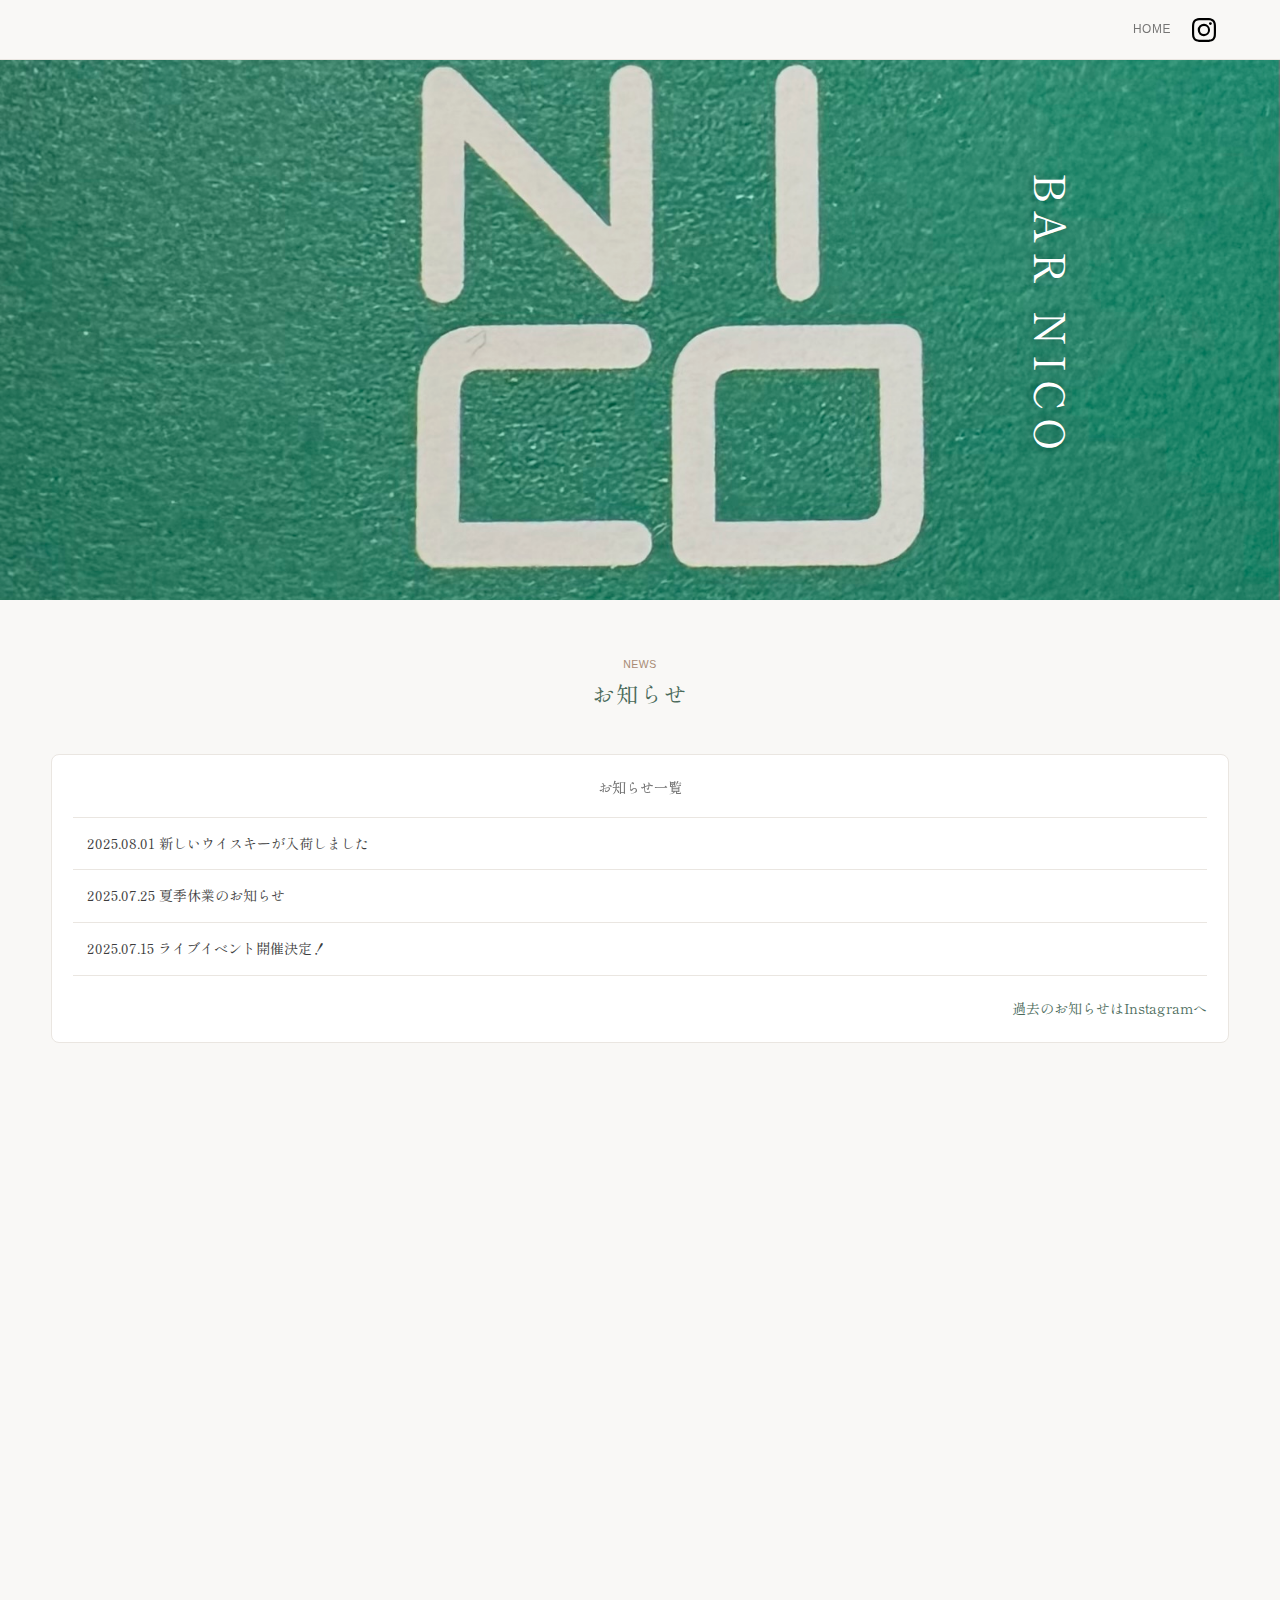
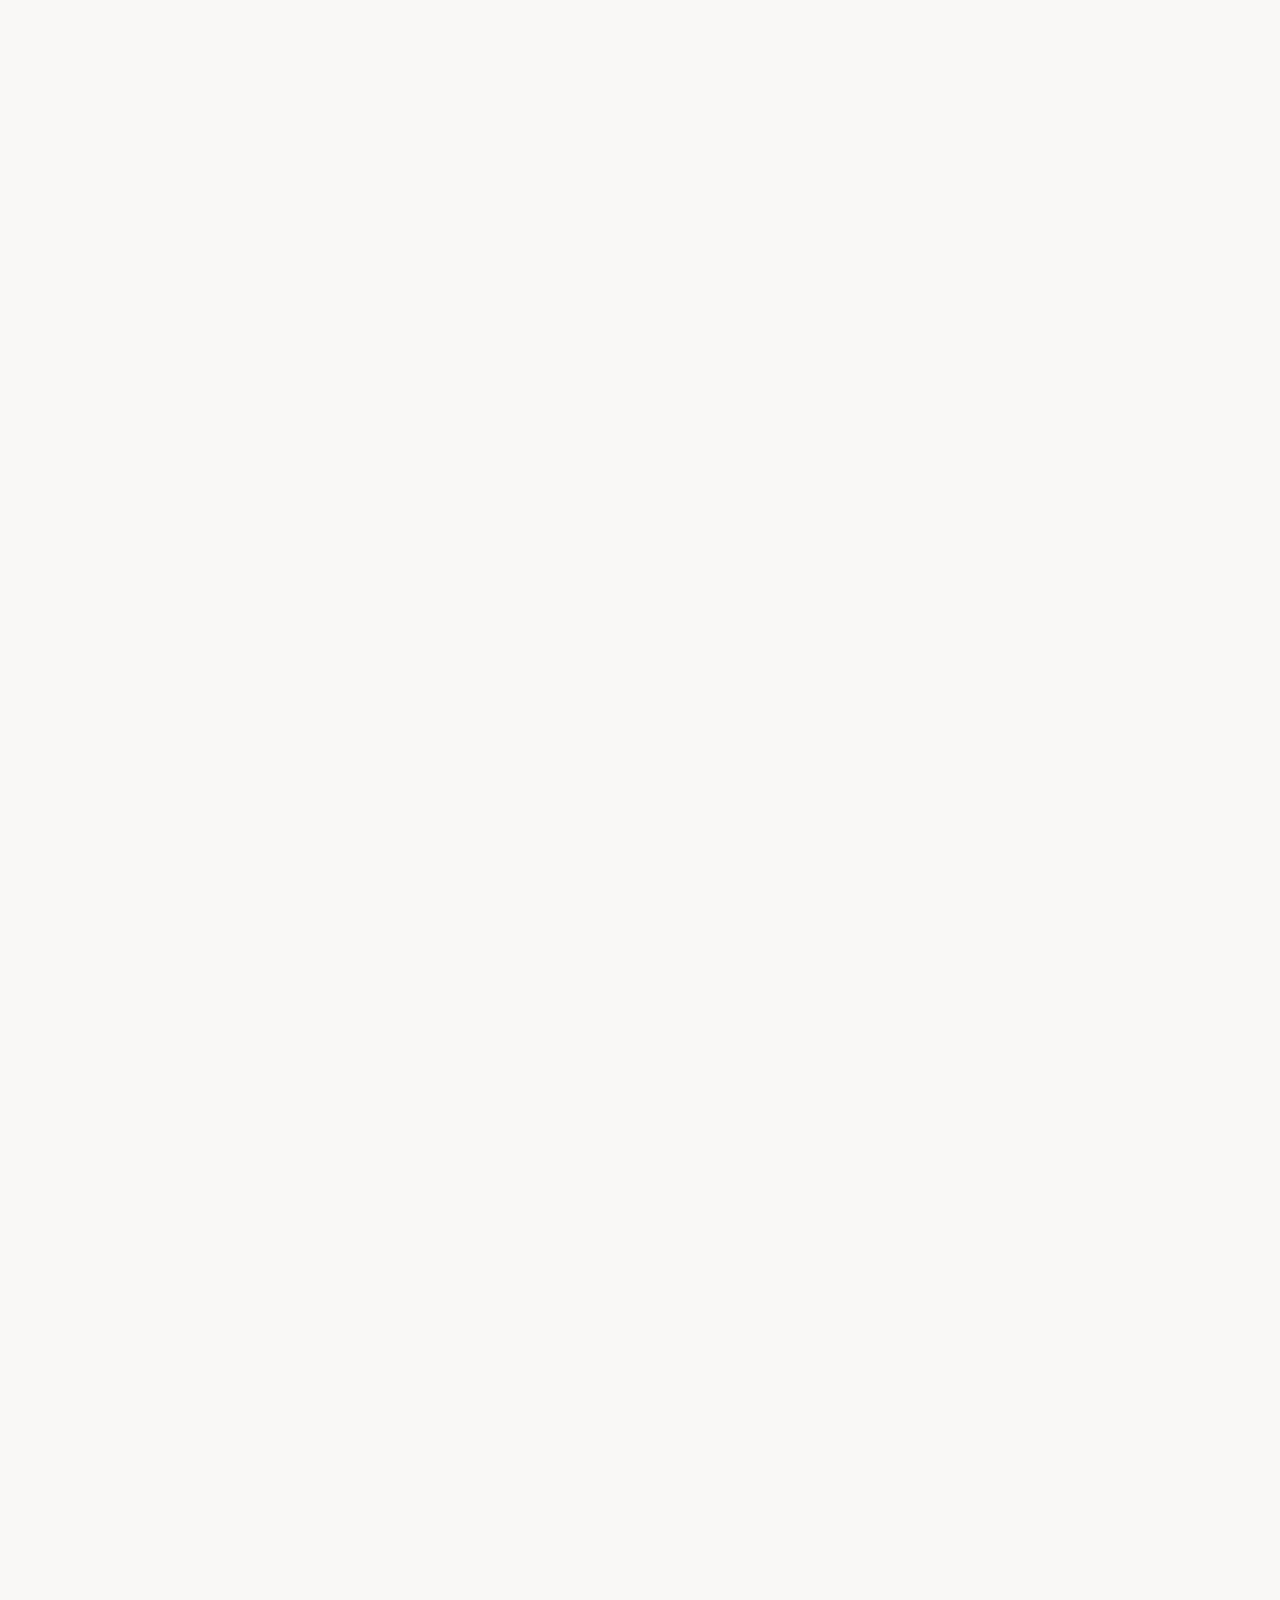
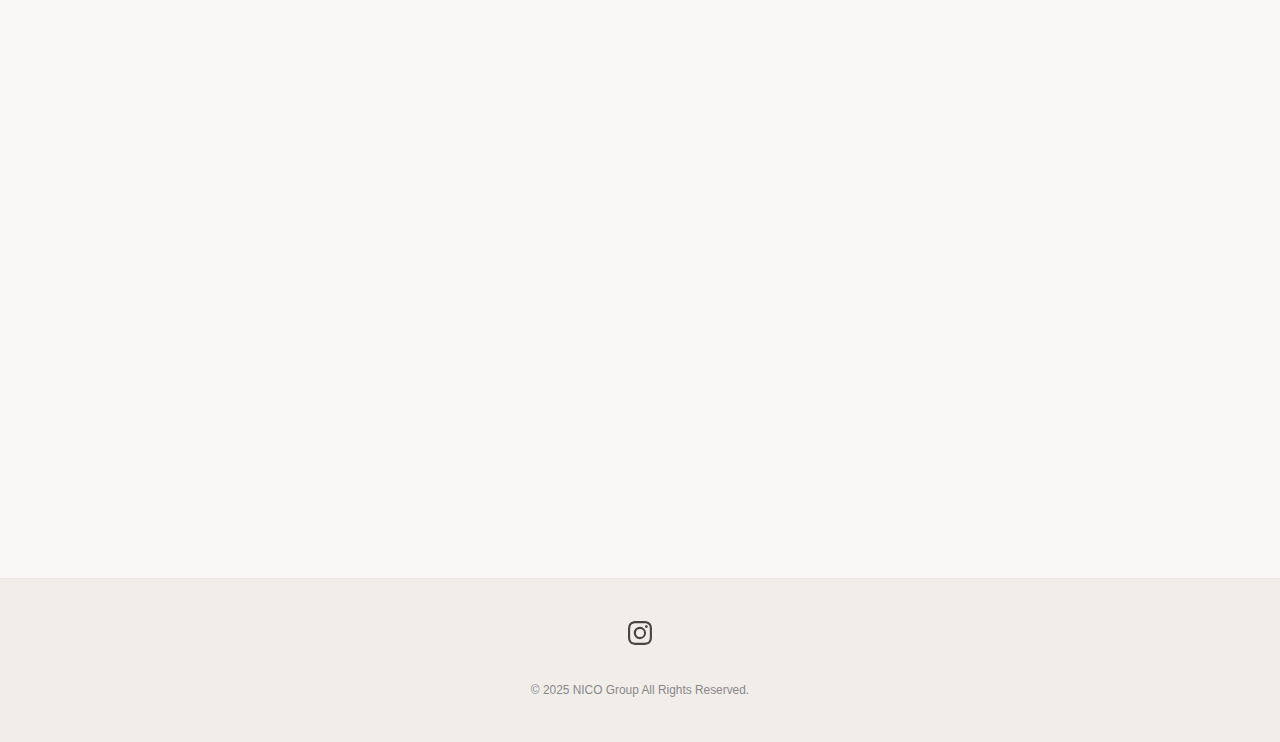
<file: store_bar.html>
<!DOCTYPE html>
<html lang="ja">
<head>
    <meta charset="UTF-8">
    <meta name="viewport" content="width=device-width, initial-scale=1.0">
    <title>BAR NICO</title>
    <link href="https://fonts.googleapis.com/css2?family=Shippori+Mincho&family=Zen+Old+Mincho&display=swap" rel="stylesheet">
    <link rel="stylesheet" href="https://cdn.jsdelivr.net/npm/swiper@11/swiper-bundle.min.css" />
    <link rel="stylesheet" href="site/style.css">
</head>
<body class="simple-page">

    <header class="minimal-header">
        <div class="minimal-header-container">
            <div class="minimal-nav">
                <a href="index.html" class="home-link">HOME</a>
                <a href="https://www.instagram.com/bar_nico25/" target="_blank" class="instagram-link" aria-label="Instagram">
                    <img src="site/images/icons/bootstrap-instagram.svg" alt="Instagram">
                </a>
            </div>
        </div>
    </header>

    <main>
        <section class="main-visual">
            <img src="site/top/nico_bar.jpg" alt="BAR NICoのイメージ画像">
            <div class="main-visual-text">
                <h1>BAR NICO</h1>
            </div>
        </section>

        <section class="news-instagram" id="news-instagram">
            <div class="container fade-in">
                <div class="section-title">
                    <p>NEWS</p>
                    <h2>お知らせ</h2>
                </div>
                <div class="news-instagram-container">
                    <div class="news-list-section">
                        <h3>お知らせ一覧</h3>
                        <div class="news-list-content">
                            <ul>
                                <li><a href="#">2025.08.01 新しいウイスキーが入荷しました</a></li>
                                <li><a href="#">2025.07.25 夏季休業のお知らせ</a></li>
                                <li><a href="#">2025.07.15 ライブイベント開催決定！</a></li>
                            </ul>
                            <p class="more-link"><a href="https://www.instagram.com/bar_nico25/" target="_blank">過去のお知らせはInstagramへ</a></p>
                        </div>
                    </div>
                </div>
            </div>
        </section>

        <section id="store-concept" class="fade-in">
            <div class="container">
                <div class="section-title">
                    <p>CONCEPT</p>
                    <h2>お店について</h2>
                </div>
                <div class="store-concept-container">
                    <div class="store-concept-image">
                        <img src="site/images/shop.jpg" alt="店舗外観の写真">
                    </div>
                    <div class="store-concept-text">
                        <h3>『一日の終わりに、最高の一杯を』</h3>
                        <p>落ち着いた空間で、こだわりのカクテルやウイスキーを心ゆくまでお楽しみいただけます。<br>
                        お一人様でも、大切な方とでも。思い思いの時間をお過ごしください。</p>
                    </div>
                </div>
            </div>
        </section>

        <section class="product-slider-section" id="gallery">
            <div class="container fade-in">
                <div class="section-title">
                    <p>GALLERY</p>
                    <h2>ギャラリー</h2>
                </div>
                <div class="swiper product-swiper">
                    <div class="swiper-wrapper">
                        <div class="swiper-slide">
                            <img src="site/images/jpeg_images/IMG_7396.jpg" alt="カクテルサンプル1">
                            <div class="slide-text">
                                <h3>深川オールドファッションド</h3>
                                <p>深川のクラフトジンをベースにした、モダンな一杯。</p>
                            </div>
                        </div>
                        <div class="swiper-slide">
                            <img src="site/images/jpeg_images/IMG_7727.jpg" alt="カクテルサンプル2">
                            <div class="slide-text">
                                <h3>門前仲町マティーニ</h3>
                                <p>キレのある味わいが特徴の、クラシックなマティーニ。</p>
                            </div>
                        </div>
                        <div class="swiper-slide">
                            <img src="site/images/jpeg_images/IMG_7887.jpg" alt="カクテルサンプル3">
                            <div class="slide-text">
                                <h3>薬膳ジントニック</h3>
                                <p>オリジナルの薬膳酒を使った、体に優しいジントニック。</p>
                            </div>
                        </div>
                        <div class="swiper-slide">
                            <img src="site/images/jpeg_images/IMG_7913.jpg" alt="カクテルサンプル4">
                            <div class="slide-text">
                                <h3>季節のフルーツカクテル</h3>
                                <p>旬のフルーツを贅沢に使った、フレッシュな味わい。</p>
                            </div>
                        </div>
                    </div>
                    <div class="swiper-pagination"></div>
                </div>
            </div>
        </section>

        

        

        

        

        <section id="contact" class="fade-in">
            <div class="container">
                <div class="section-title">
                    <p>CONTACT</p>
                    <h2>お問い合わせ</h2>
                </div>
                <div class="contact-container">
                    <div class="contact-info">
                        <p>ご予約・お問い合わせはお電話またはInstagramのDMまで。</p>
                        <p>BAR NICo<br>東京都江東区高橋11-1 2F</p>
                        
                    </div>
                    <div class="map-container">
                        <iframe src="https://www.google.com/maps/embed?pb=!1m18!1m12!1m3!1d3240.681831700016!2d139.79866719999998!3d35.6848355!2m3!1f0!2f0!3f0!3m2!1i1024!2i768!4f13.1!3m3!1m2!1s0x6018893c03be290b%3A0x5334856672c72d39!2zQkFSIE5JQ0_vvIjjg5Djg7zjg4vjgrPvvInmuIXmvoTnmb3msrM!5e0!3m2!1sja!2sjp!4v1760541495486!5m2!1sja!2sjp" width="600" height="450" style="border:0;" allowfullscreen="" loading="lazy" referrerpolicy="no-referrer-when-downgrade"></iframe>
                    </div>
                </div>
            </div>
        </section>
    </main>

    <script src="https://cdn.jsdelivr.net/npm/swiper@11/swiper-bundle.min.js"></script>
    <script src="site/script.js"></script>
    <footer>
        <div class="container">
            <div class="sns-icons footer-sns-icons">
                <a href="https://www.instagram.com/bar_nico25/" target="_blank"><img src="site/images/icons/bootstrap-instagram.svg" alt="Instagram"></a>
            </div>
            <p>&copy; 2025 NICO Group All Rights Reserved.</p>
        </div>
    </footer>
</body>
</html>
</file>
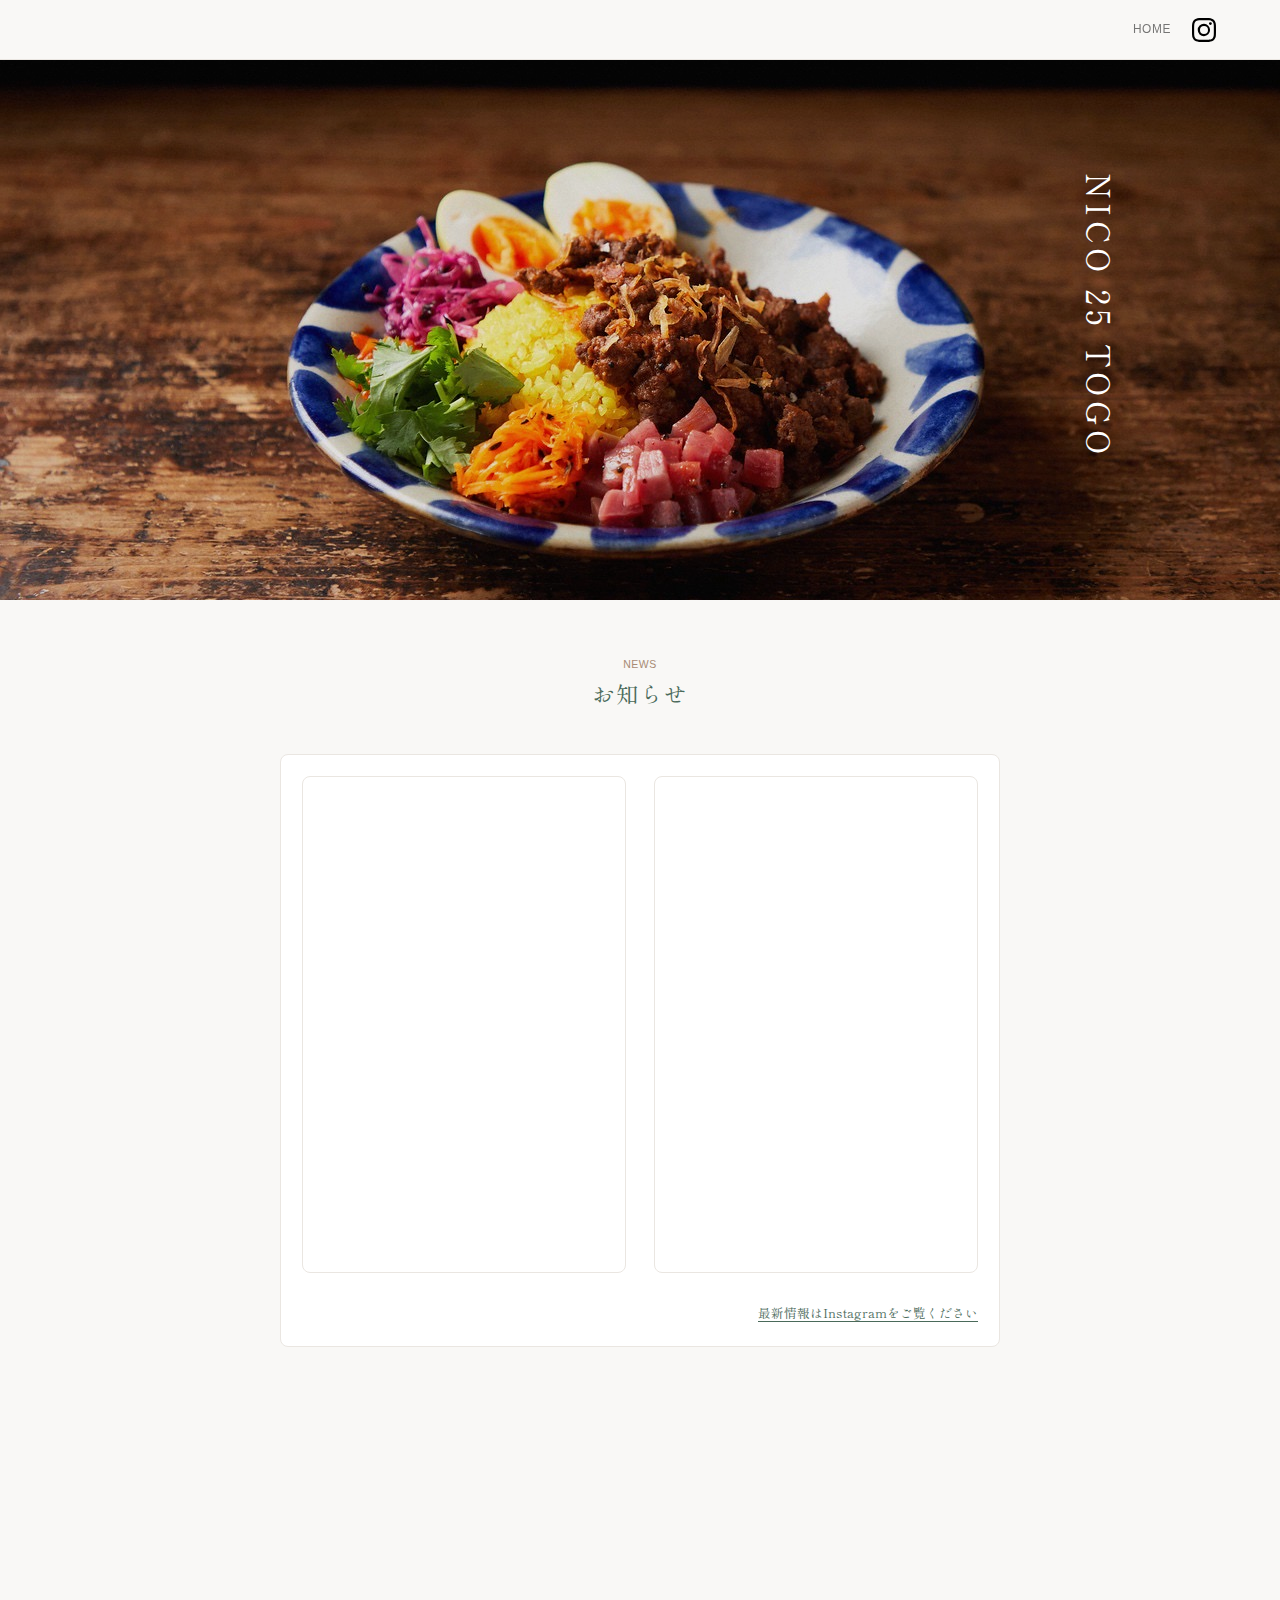
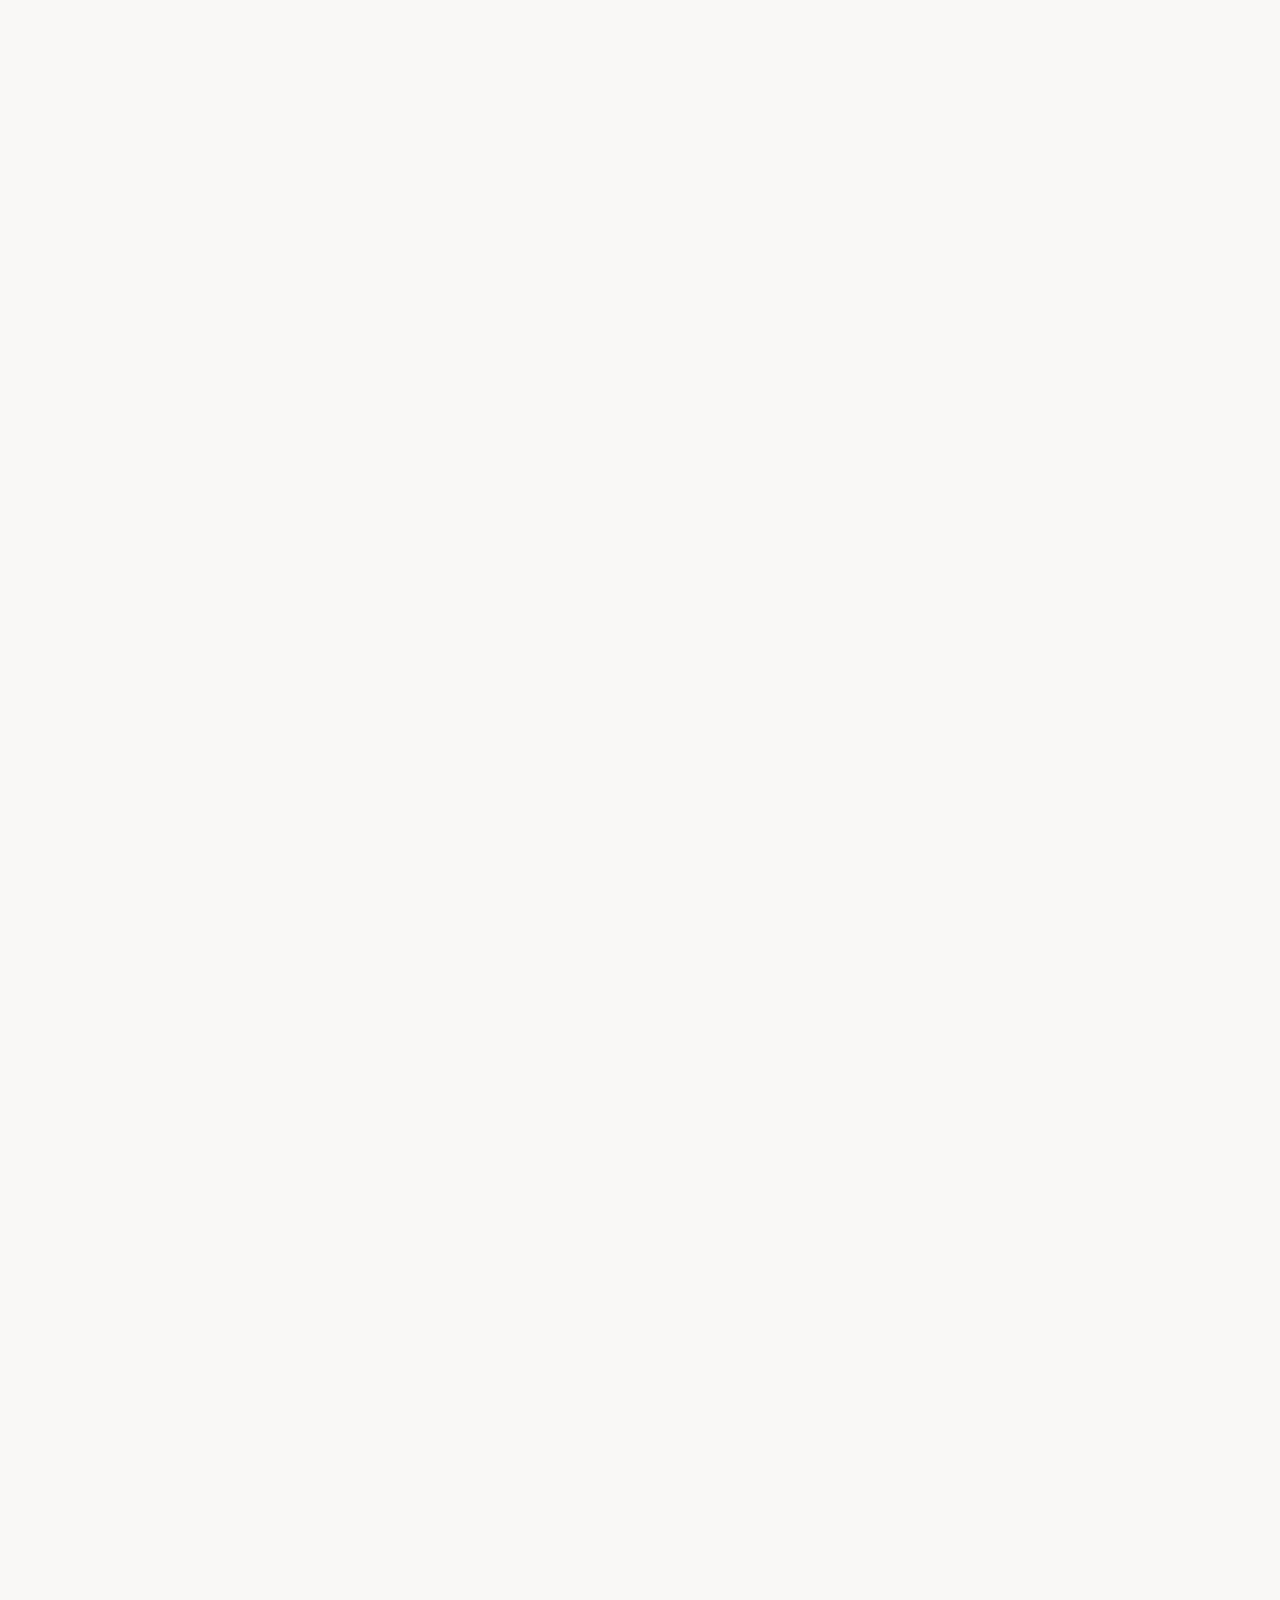
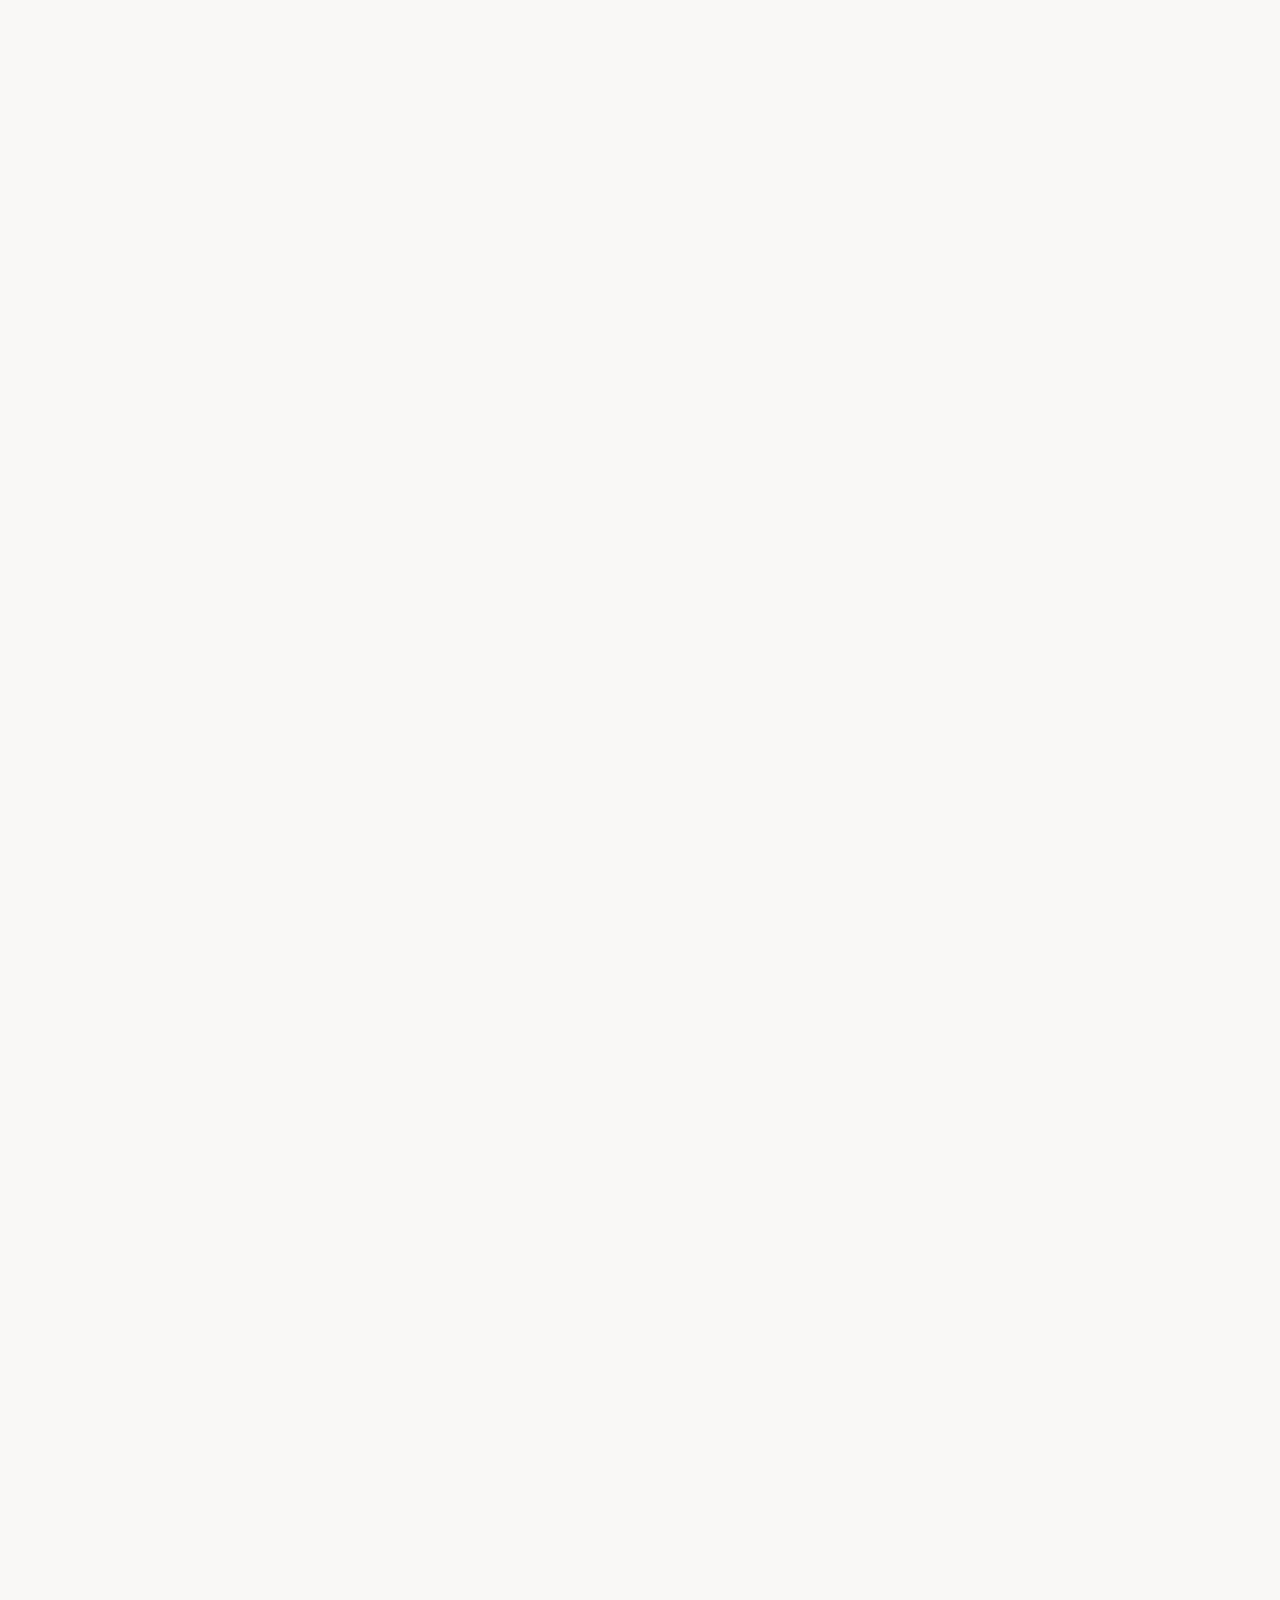
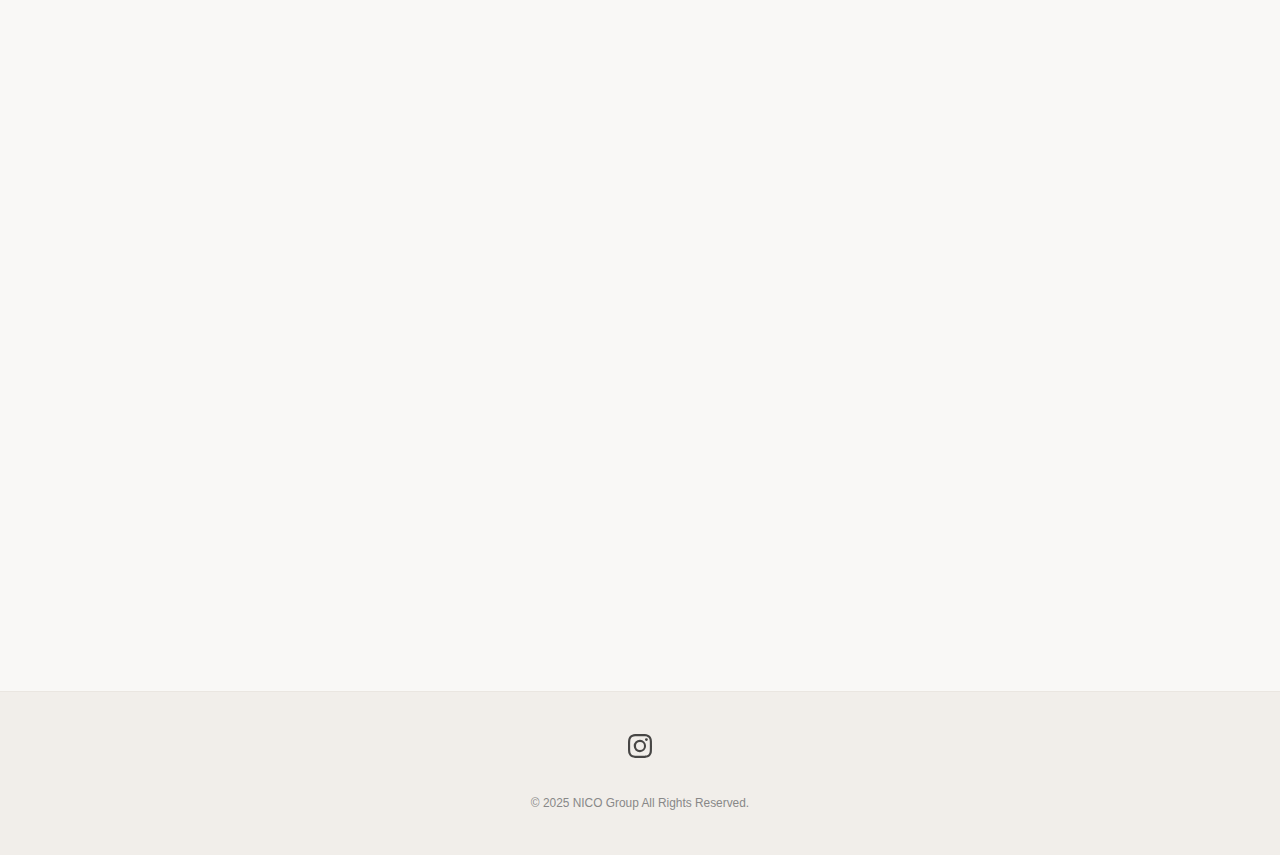
<file: store_curry.html>
<!DOCTYPE html>
<html lang="ja">
<head>
    <meta charset="UTF-8">
    <meta name="viewport" content="width=device-width, initial-scale=1.0">
    <title>NICO 25 TOGO</title>
    <link href="https://fonts.googleapis.com/css2?family=Shippori+Mincho&family=Zen+Old+Mincho&display=swap" rel="stylesheet">
    <link rel="stylesheet" href="https://cdn.jsdelivr.net/npm/swiper@11/swiper-bundle.min.css" />
    <link rel="stylesheet" href="site/style.css">
</head>
<body class="simple-page">

    <header class="minimal-header">
        <div class="minimal-header-container">
            <div class="minimal-nav">
                <a href="index.html" class="home-link">HOME</a>
                <a href="https://www.instagram.com/nico25curry_and_gin/" target="_blank" class="instagram-link" aria-label="Instagram">
                    <img src="site/images/icons/bootstrap-instagram.svg" alt="Instagram">
                </a>
            </div>
        </div>
    </header>

    <main>
        <section class="main-visual main-visual--curry">
            <img src="site/images/curry/curry_hero.JPG" alt="NICO 25 TOGO カレーとジンの一皿">
            <div class="main-visual-text">
                <h1>NICO 25 TOGO</h1>
            </div>
        </section>

        <section class="news-instagram instagram-embed-narrow" id="news-instagram">
            <div class="container fade-in">
                <div class="section-title">
                    <p>NEWS</p>
                    <h2>お知らせ</h2>
                </div>
                <div class="news-instagram-container">
                    <div class="news-list-section">
                        <div class="instagram-embed-grid">
                            <div class="instagram-latest-wrap">
                                <iframe class="instagram-embed-iframe" src="https://www.instagram.com/p/DUCnAi3D0FO/embed" width="100%" height="680" frameborder="0" scrolling="no" allowtransparency="true" loading="lazy" title="NICO 25 TOGO Instagram 投稿1"></iframe>
                            </div>
                            <div class="instagram-latest-wrap">
                                <iframe class="instagram-embed-iframe" src="https://www.instagram.com/p/DR_Gdt2kk8t/embed" width="100%" height="680" frameborder="0" scrolling="no" allowtransparency="true" loading="lazy" title="NICO 25 TOGO Instagram 投稿2"></iframe>
                            </div>
                        </div>
                        <p class="instagram-latest-link instagram-latest-link--text"><a href="https://www.instagram.com/nico25curry_and_gin/" target="_blank" rel="noopener noreferrer">最新情報はInstagramをご覧ください</a></p>
                    </div>
                </div>
            </div>
        </section>

        <section id="store-concept" class="fade-in content-narrow">
            <div class="container">
                <div class="section-title">
                    <p>CONCEPT</p>
                    <h2>お店について</h2>
                </div>
                <div class="store-concept-container">
                    <div class="store-concept-image">
                        <img src="site/images/bar_nico/curry_store_exterior.JPG" alt="NICO 25 TOGO 店舗外観（カレーとジン）" style="object-position: center; height: 300px;">
                    </div>
                    <div class="store-concept-text">
                        <h3>カレーとジンの店</h3>
                        <p>世界を旅した料理人考案のジビエや旬の食材でカレーを創ります。それぞれのカレーに合うジンのペアリングが人気。</p>
                    </div>
                </div>
            </div>
        </section>

        <section class="product-slider-section" id="gallery">
            <div class="container fade-in">
                <div class="section-title">
                    <p>ARCHIVE</p>
                    <h2>過去のカレー</h2>
                </div>
                <div class="swiper product-swiper">
                    <div class="swiper-wrapper">
                        <div class="swiper-slide">
                            <img src="site/images/curry/IMG_1440.jpg" alt="季節野菜のスパイスカレー">
                            <div class="slide-text">
                                <h3>季節野菜のスパイスカレー</h3>
                                <p>旬の野菜をたっぷり使った、彩り豊かなカレーです。</p>
                            </div>
                        </div>
                        <div class="swiper-slide">
                            <img src="site/images/curry/IMG_1441.jpg" alt="バターチキンカレー">
                            <div class="slide-text">
                                <h3>バターチキンカレー</h3>
                                <p>マイルドでコクのある、お子様にも人気のカレーです。</p>
                            </div>
                        </div>
                        <div class="swiper-slide">
                            <img src="site/images/curry/IMG_1442.jpg" alt="薬膳キーマカレー">
                            <div class="slide-text">
                                <h3>薬膳キーマカレー</h3>
                                <p>数種類のスパイスを独自に配合した、体に優しいキーマカレー。</p>
                            </div>
                        </div>
                        <div class="swiper-slide">
                            <img src="site/images/curry/IMG_1443.jpg" alt="シーフードマサラ">
                            <div class="slide-text">
                                <h3>シーフードマサラ</h3>
                                <p>魚介の旨味が溶け込んだ、南インド風のカレー。</p>
                            </div>
                        </div>
                        <div class="swiper-slide">
                            <img src="site/images/curry/IMG_1444.jpg" alt="ほうれん草とチーズのカレー">
                            <div class="slide-text">
                                <h3>ほうれん草とチーズのカレー</h3>
                                <p>ほうれん草の優しい甘みとチーズのコクが絶妙です。</p>
                            </div>
                        </div>
                    </div>
                    <div class="swiper-pagination"></div>
                    <div class="swiper-button-prev"></div>
                    <div class="swiper-button-next"></div>
                </div>
                <p class="instagram-latest-link instagram-latest-link--text"><a href="https://www.instagram.com/nico25curry_and_gin/" target="_blank" rel="noopener noreferrer">最新のメニューは店舗またはInstagramでご確認ください</a></p>
            </div>
        </section>

        <section class="event-info" id="event-info">
            <div class="container fade-in">
                 <div class="section-title">
                    <p>EVENT</p>
                    <h2>イベント</h2>
                </div>
                <div class="swiper event-swiper">
                    <div class="swiper-wrapper">
                        <div class="swiper-slide"><img src="site/images/curry/curry-ivent/0F3536EF-8C24-4A18-99D1-BCB7873C0CA4.JPEG" alt="NICO 25 TOGO イベント"></div>
                        <div class="swiper-slide"><img src="site/images/curry/curry-ivent/15B08991-2CEE-4CBE-834F-6672B8539AA7.JPEG" alt="NICO 25 TOGO イベント"></div>
                        <div class="swiper-slide"><img src="site/images/curry/curry-ivent/2F23238A-F33C-4766-ACC3-4008262AA0D0.JPEG" alt="NICO 25 TOGO イベント"></div>
                        <div class="swiper-slide"><img src="site/images/curry/curry-ivent/3626A47F-BBAC-49CC-BF5E-20407E885BCE.JPEG" alt="NICO 25 TOGO イベント"></div>
                        <div class="swiper-slide"><img src="site/images/curry/curry-ivent/40DFF5A6-F6D8-4235-9A6E-CDA58B96E404.JPEG" alt="NICO 25 TOGO イベント"></div>
                        <div class="swiper-slide"><img src="site/images/curry/curry-ivent/447DDA20-D44D-4331-8BB5-FD6D4C96957B.JPEG" alt="NICO 25 TOGO イベント"></div>
                        <div class="swiper-slide"><img src="site/images/curry/curry-ivent/4550BD6A-1E32-44FD-8B9A-FD73CD16B73A.JPEG" alt="NICO 25 TOGO イベント"></div>
                        <div class="swiper-slide"><img src="site/images/curry/curry-ivent/6B2B5D85-460D-4A75-94D0-7086E64E5B91.JPEG" alt="NICO 25 TOGO イベント"></div>
                        <div class="swiper-slide"><img src="site/images/curry/curry-ivent/70FE2A00-C09B-4CB0-812D-22D83F54CED9.JPEG" alt="NICO 25 TOGO イベント"></div>
                        <div class="swiper-slide"><img src="site/images/curry/curry-ivent/80C185CB-F6EB-4281-BFAD-350C7DC8A134.JPEG" alt="NICO 25 TOGO イベント"></div>
                        <div class="swiper-slide"><img src="site/images/curry/curry-ivent/893DC676-8C73-4F17-A289-9913ADA16F09.JPEG" alt="NICO 25 TOGO イベント"></div>
                        <div class="swiper-slide"><img src="site/images/curry/curry-ivent/AEDC31A0-50D2-448A-9CBD-DD3082012255.JPEG" alt="NICO 25 TOGO イベント"></div>
                        <div class="swiper-slide"><img src="site/images/curry/curry-ivent/C4C62D3C-A5D4-4D6C-91BE-AA064BCE9EAA.JPEG" alt="NICO 25 TOGO イベント"></div>
                        <div class="swiper-slide"><img src="site/images/curry/curry-ivent/CBB9DF16-9902-4310-829C-F91528DADF0D.JPEG" alt="NICO 25 TOGO イベント"></div>
                        <div class="swiper-slide"><img src="site/images/curry/curry-ivent/E09F7655-C04E-492E-916E-2AEAD89427DB.JPEG" alt="NICO 25 TOGO イベント"></div>
                        <div class="swiper-slide"><img src="site/images/curry/curry-ivent/ED0CC46E-EFEF-41A2-BC9A-373A75AF455D.JPEG" alt="NICO 25 TOGO イベント"></div>
                        <div class="swiper-slide"><img src="site/images/curry/curry-ivent/EECEA0AD-7405-4C43-A380-52513DBB119E.JPEG" alt="NICO 25 TOGO イベント"></div>
                        <div class="swiper-slide"><img src="site/images/curry/curry-ivent/F264BB88-F410-47E7-BAF7-831842D42DB5.JPEG" alt="NICO 25 TOGO イベント"></div>
                        <div class="swiper-slide"><img src="site/images/curry/curry-ivent/F35A69EB-8E38-4005-8D43-10D2C170559F.JPEG" alt="NICO 25 TOGO イベント"></div>
                    </div>
                    <div class="swiper-pagination"></div>
                    <div class="swiper-button-prev"></div>
                    <div class="swiper-button-next"></div>
                </div>
                <div class="event-info-content">
                    <p class="instagram-latest-link instagram-latest-link--text"><a href="https://www.instagram.com/nico25curry_and_gin/" target="_blank" rel="noopener noreferrer">最新のイベントはInstagramをご確認ください。</a></p>
                </div>
            </div>
        </section>

        <section id="contact" class="fade-in">
            <div class="container">
                <div class="section-title">
                    <p>CONTACT</p>
                    <h2>お問い合わせ</h2>
                </div>
                <div class="contact-container">
                    <div class="contact-info">
                        <p>お問い合わせは店舗またはInstagramのDMまで。</p>
                        <p>NICO 25 TOGO<br>東京都江東区高橋11-1 1F</p>
                        
                    </div>
                    <div class="map-container">
                        <iframe src="https://www.google.com/maps/embed?pb=!1m18!1m12!1m3!1d6767127.169308852!2d129.9421528066422!3d34.088445626005225!2m3!1f0!2f0!3f0!3m2!1i1024!2i768!4f13.1!3m3!1m2!1s0x60188910b22f2e15%3A0x821bcca0bde0d936!2z44Kr44Os44O8IE5JQ08gMjUgVE8gR08!5e0!3m2!1sja!2sjp!4v1760541533864!5m2!1sja!2sjp" width="600" height="450" style="border:0;" allowfullscreen="" loading="lazy" referrerpolicy="no-referrer-when-downgrade"></iframe>
                    </div>
                </div>
            </div>
        </section>
    </main>

    <script src="https://cdn.jsdelivr.net/npm/swiper@11/swiper-bundle.min.js"></script>
    <script src="site/script.js"></script>
    <footer>
        <div class="container">
            <div class="sns-icons footer-sns-icons">
                <a href="https://www.instagram.com/nico25curry_and_gin/" target="_blank"><img src="site/images/icons/bootstrap-instagram.svg" alt="Instagram"></a>
            </div>
            <p>&copy; 2025 NICO Group All Rights Reserved.</p>
        </div>
    </footer>
</body>
</html>
</file>
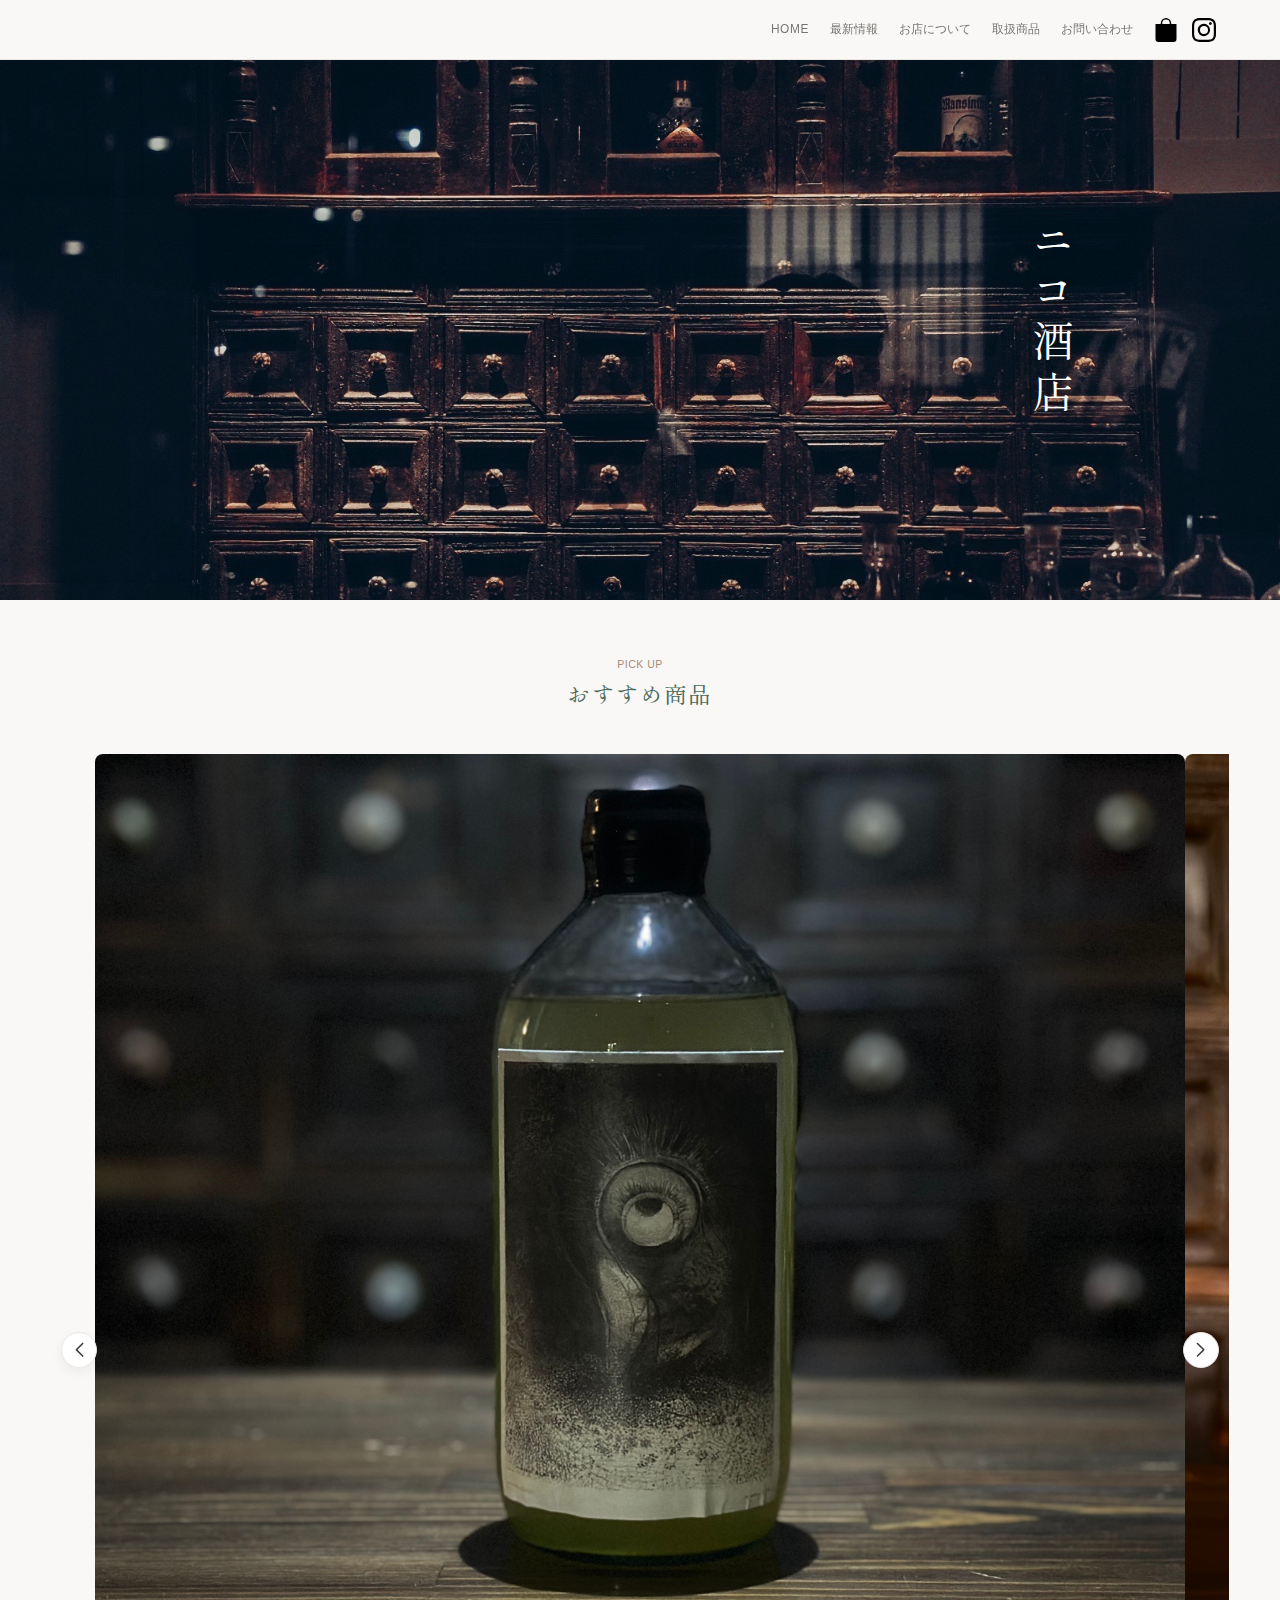
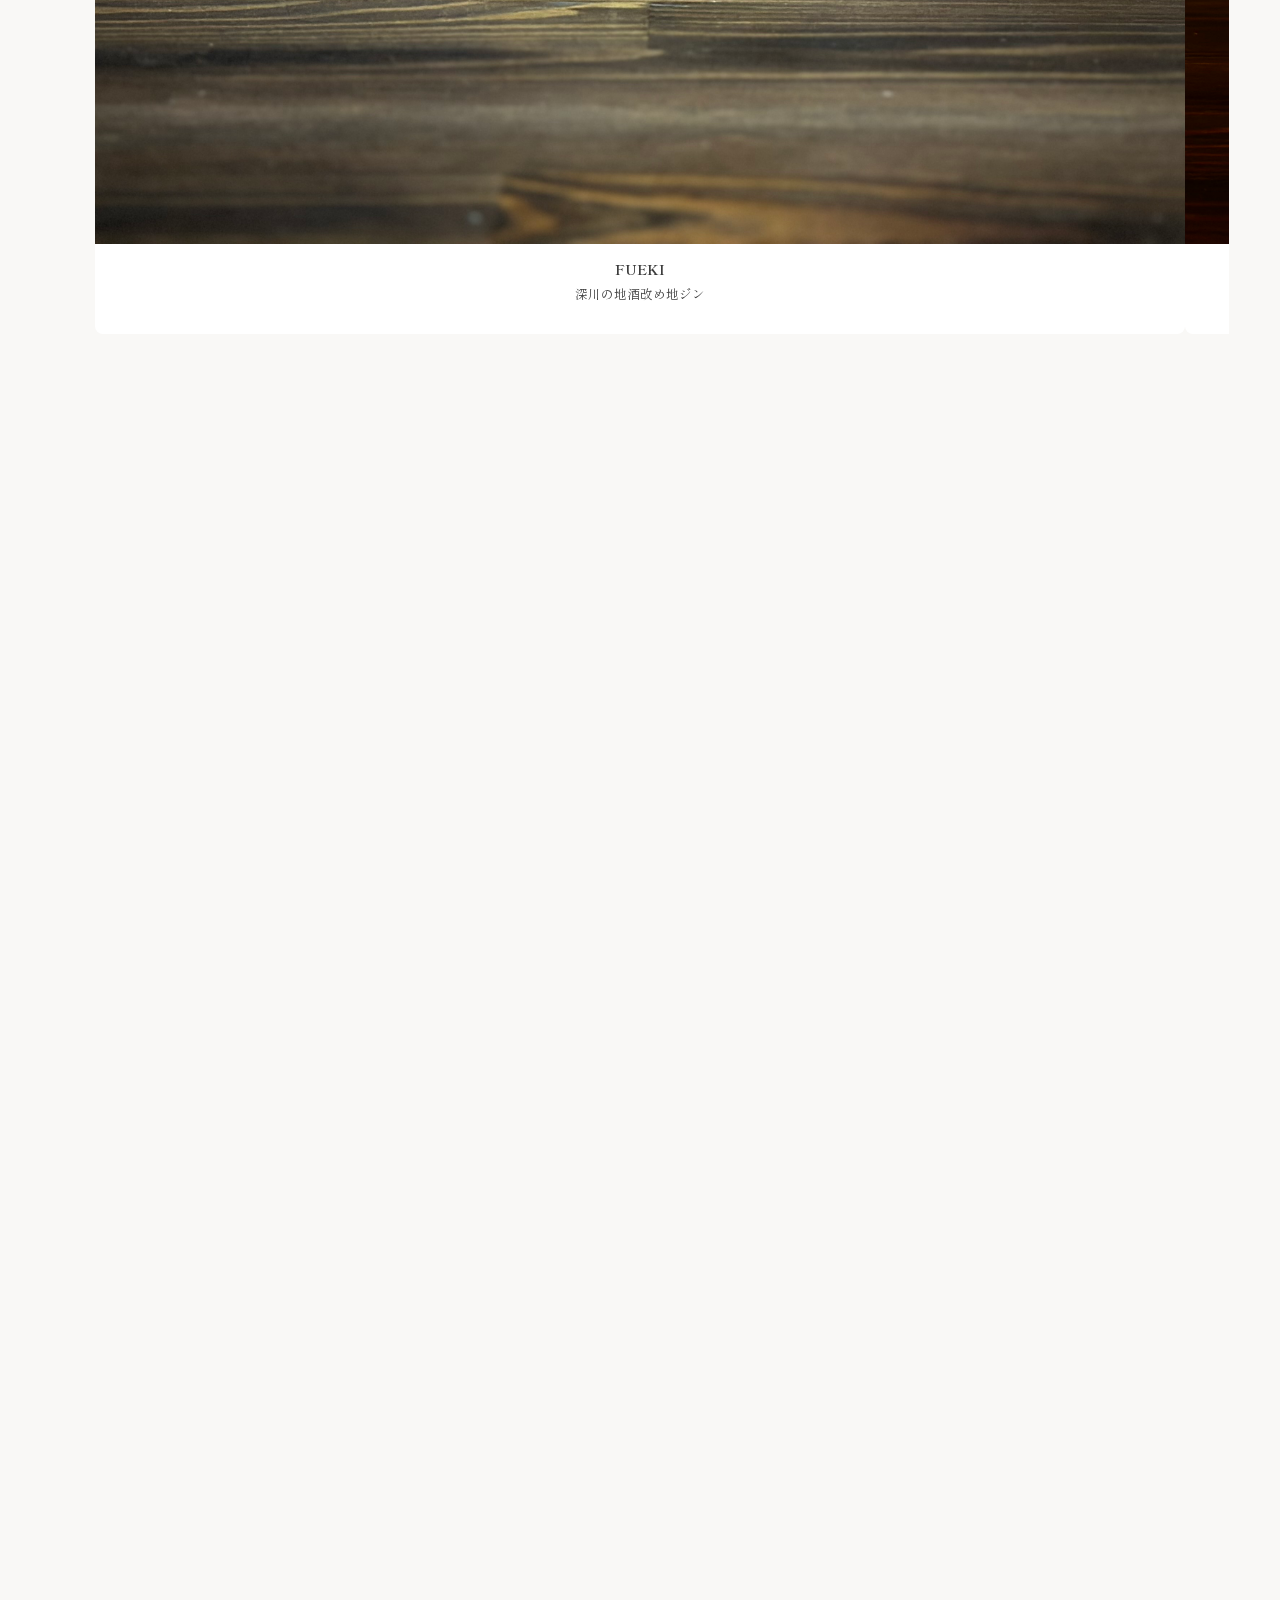
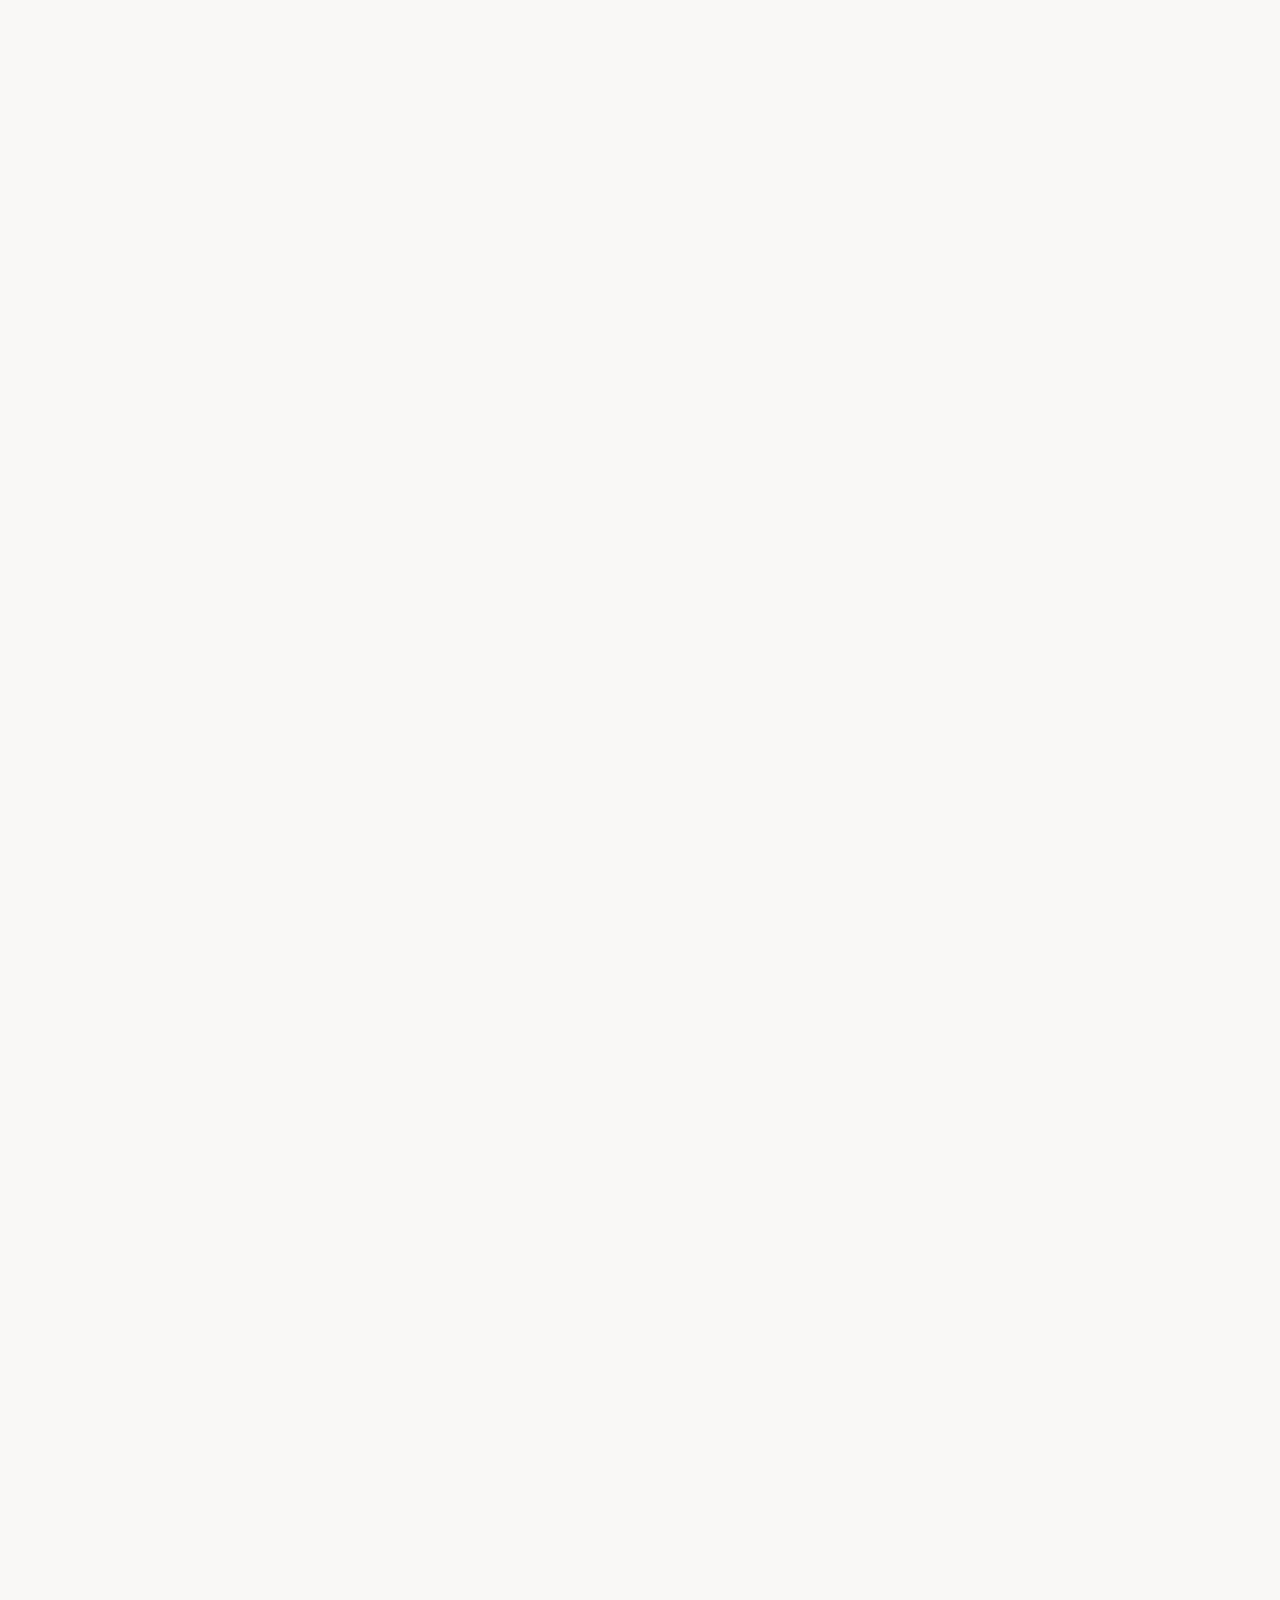
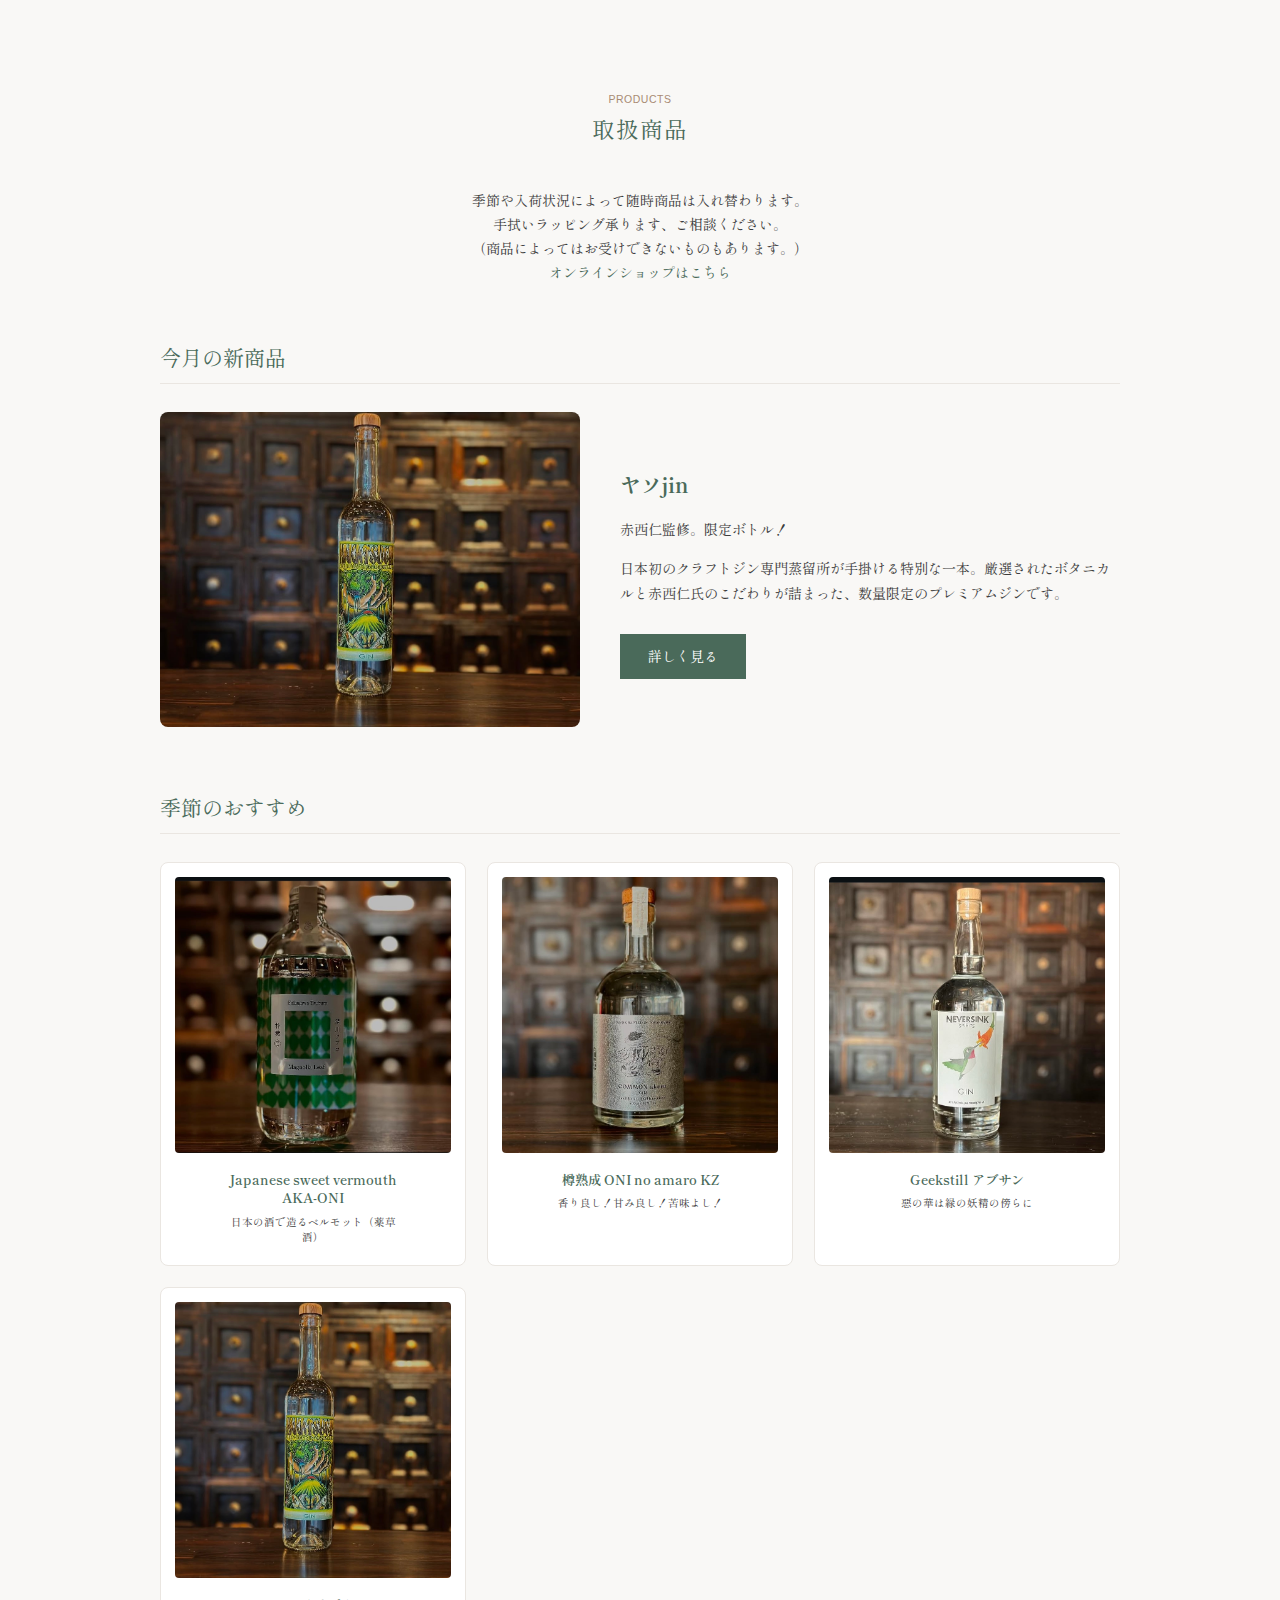
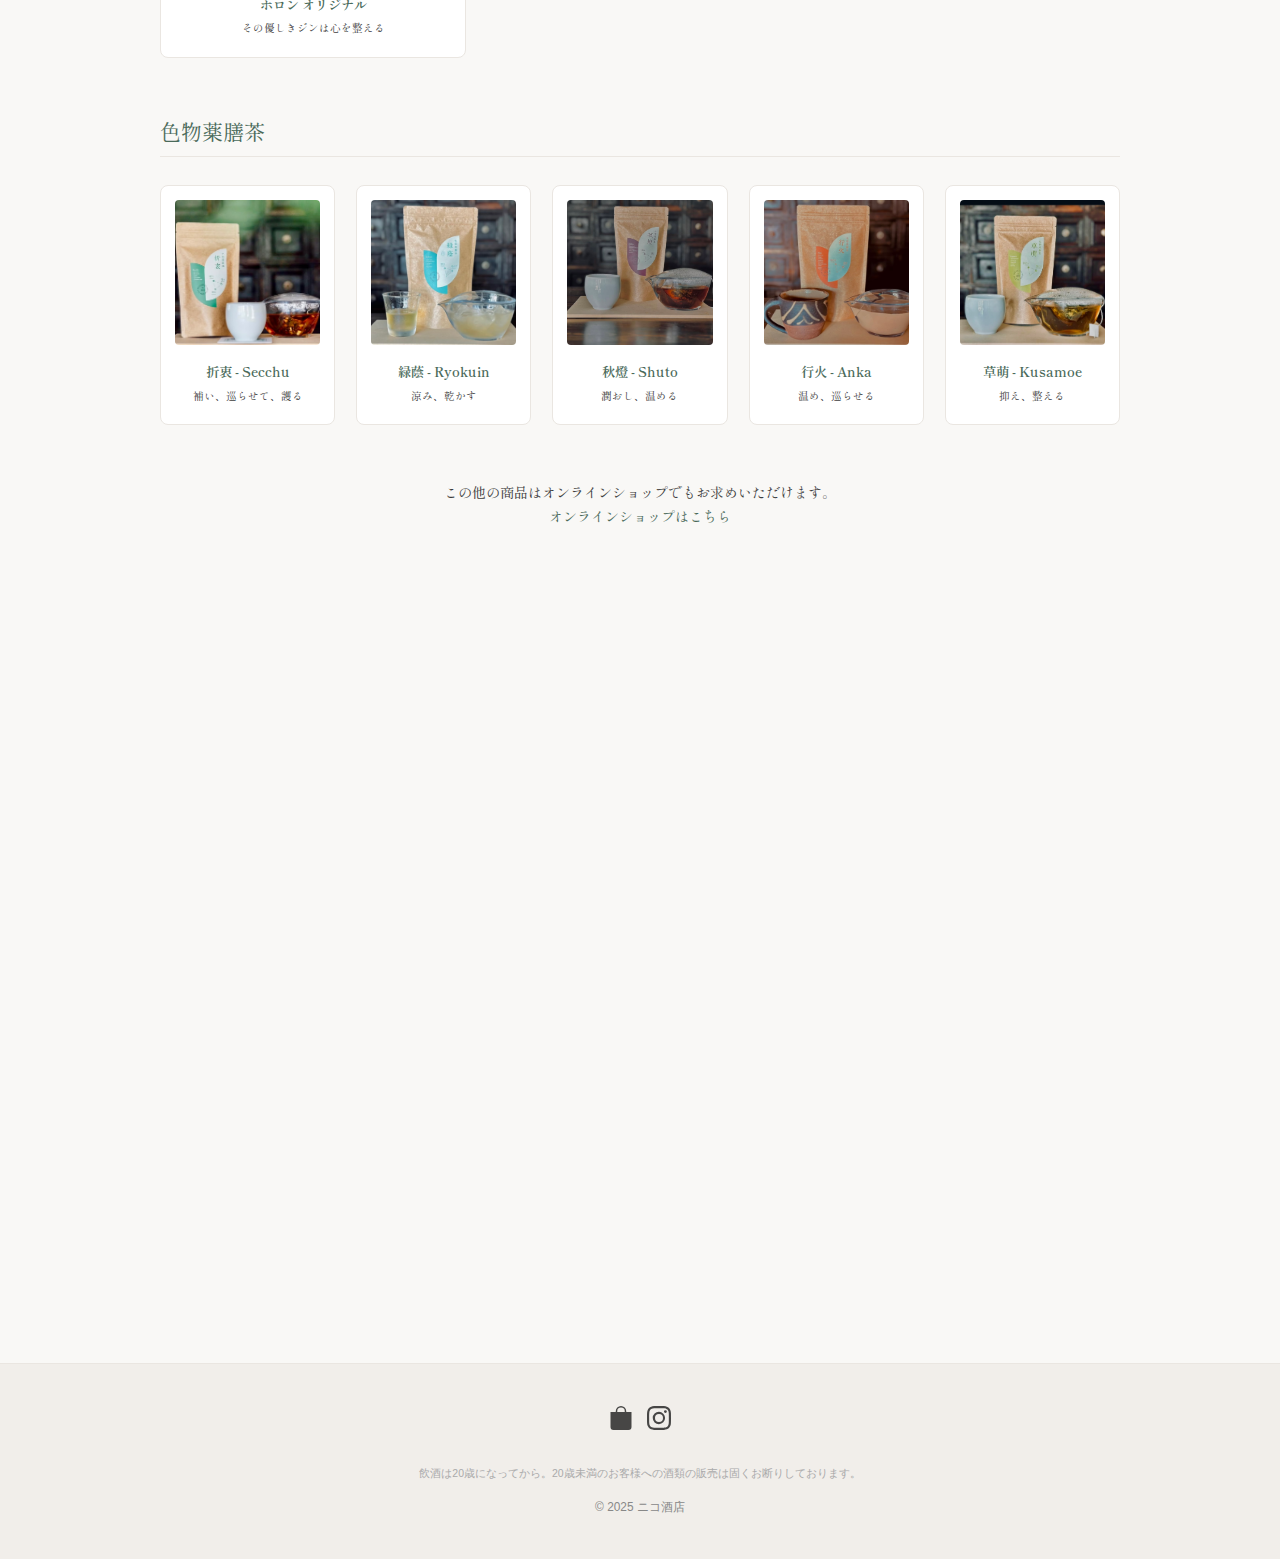
<file: store_nico.html>
<!DOCTYPE html>
<html lang="ja">
<head>
    <meta charset="UTF-8">
    <meta name="viewport" content="width=device-width, initial-scale=1.0">
    <title>ニコ酒店</title>
    <link href="https://fonts.googleapis.com/css2?family=Shippori+Mincho&family=Zen+Old+Mincho&display=swap" rel="stylesheet">
    <link rel="stylesheet" href="https://cdn.jsdelivr.net/npm/swiper@11/swiper-bundle.min.css" />
    <link rel="stylesheet" href="site/style.css">
</head>
<body class="simple-page">

    <header class="minimal-header">
        <div class="minimal-header-container">
            <div class="minimal-nav">
                <a href="index.html" class="home-link">HOME</a>
                <!-- PC Navigation -->
                <nav class="pc-nav">
                    <a href="#news-instagram">最新情報</a>
                    <a href="#store-concept">お店について</a>
                    <a href="#product">取扱商品</a>
                    <a href="#contact">お問い合わせ</a>
                </nav>
                <div class="header-icons">
                    <a href="https://fukagawa-distillery.tokyo/shops/" target="_blank" class="instagram-link" aria-label="Online Shop">
                        <img src="site/images/icons/bootstrap-bag.svg" alt="Online Shop">
                    </a>
                    <a href="https://www.instagram.com/nicosaketen" target="_blank" class="instagram-link" aria-label="Instagram">
                        <img src="site/images/icons/bootstrap-instagram.svg" alt="Instagram">
                    </a>
                    <button class="hamburger-menu" aria-label="メニューを開く" aria-expanded="false">
                        <span></span>
                        <span></span>
                        <span></span>
                    </button>
                </div>
            </div>
        </div>
    </header>

    <!-- Mobile Menu Overlay -->
    <div class="mobile-overlay"></div>
    <nav class="mobile-nav">
        <ul>
            <li><a href="#news-instagram">最新情報</a></li>
            <li><a href="#store-concept">お店について</a></li>
            <li><a href="#product">取扱商品</a></li>
            <li><a href="#contact">お問い合わせ</a></li>
        </ul>
    </nav>

    <main>
        <section class="main-visual">
            <img src="site/images/hero.jpg" alt="薬棚の画像">
            <div class="main-visual-text">
                <h1>ニコ酒店</h1>
            </div>
        </section>

        <section class="product-slider-section">
            <div class="container fade-in">
                <div class="section-title">
                    <p>PICK UP</p>
                    <h2>おすすめ商品</h2>
                </div>
                <div class="swiper product-swiper">
                    <div class="swiper-wrapper">
                        <div class="swiper-slide">
                            <img src="site/images/jpeg_images/IMG_7396.jpg" alt="FUEKI">
                            <div class="slide-text">
                                <h3>FUEKI</h3>
                                <p>深川の地酒改め地ジン</p>
                            </div>
                        </div>
                        <div class="swiper-slide">
                            <img src="site/images/jpeg_images/IMG_7727.jpg" alt="ツブロ苺">
                            <div class="slide-text">
                                <h3>ツブロ苺</h3>
                                <p>グラスに注がれる苺。苺！苺！！</p>
                            </div>
                        </div>
                        <div class="swiper-slide">
                            <img src="site/images/jpeg_images/IMG_7887.jpg" alt="ツブロカモミール">
                            <div class="slide-text">
                                <h3>ツブロカモミール</h3>
                                <p>ジュニパー×カモミールの濃厚な甘い香り</p>
                            </div>
                        </div>
                        <div class="swiper-slide">
                            <img src="site/images/jpeg_images/IMG_7913.jpg" alt="ホロンオリジナル">
                            <div class="slide-text">
                                <h3>ホロンオリジナル</h3>
                                <p>その優しきジンは心を整える</p>
                            </div>
                        </div>
                        <div class="swiper-slide">
                            <img src="site/images/jpeg_images/IMG_8032.jpg" alt="ホロン 雨">
                            <div class="slide-text">
                                <h3>ホロン 雨</h3>
                                <p>飲めば『雨』と名付けた理由が分かる</p>
                            </div>
                        </div>
                    </div>
                    <div class="swiper-pagination"></div>
                    <div class="swiper-button-prev"></div>
                    <div class="swiper-button-next"></div>
                </div>
            </div>
        </section>

        <section class="news-instagram content-narrow" id="news-instagram">
            <div class="container fade-in">
                <div class="section-title">
                    <p>NEWS</p>
                    <h2>最新情報</h2>
                </div>
                <div class="news-instagram-container">
                    <div class="calendar-section">
                        <h3>今月の営業カレンダー</h3>
                        <img src="docs/media/notes/calendar.png" alt="営業カレンダー" loading="lazy" decoding="async">
                    </div>
                    <div class="news-list-section">
                        <div class="instagram-latest-wrap">
                            <iframe class="instagram-embed-iframe" src="https://www.instagram.com/p/DUHUAOGEnbB/embed" width="100%" height="680" frameborder="0" scrolling="no" allowtransparency="true" loading="lazy" title="ニコ酒店 Instagram 最新投稿"></iframe>
                            <p class="instagram-latest-link instagram-latest-link--text"><a href="https://www.instagram.com/nicosaketen/" target="_blank" rel="noopener noreferrer">ニコ酒店のInstagramで最新情報を見る</a></p>
                        </div>
                    </div>
                </div>
            </div>
        </section>

        <section class="event-info" id="event-info">
            <div class="container fade-in">
                 <div class="section-title">
                    <p>EVENT</p>
                    <h2>イベント</h2>
                </div>
                <div class="swiper event-swiper">
                    <div class="swiper-wrapper">
                        <div class="swiper-slide"><img src="site/images/ivent/260117_ivent.JPG" alt="イベント 2026.01.17"></div>
                        <div class="swiper-slide"><img src="site/images/ivent/251213_ivent.JPG" alt="イベント 2025.12.13"></div>
                        <div class="swiper-slide"><img src="site/images/ivent/250920_ivent.JPG" alt="イベント 2025.09.20"></div>
                        <div class="swiper-slide"><img src="site/images/ivent/250607_ivent.JPG" alt="イベント 2025.06.07"></div>
                        <div class="swiper-slide"><img src="site/images/ivent/250505_ivent.JPG" alt="イベント 2025.05.05"></div>
                        <div class="swiper-slide"><img src="site/images/ivent/250119_ivent.JPG" alt="イベント 2025.01.19"></div>
                        <div class="swiper-slide"><img src="site/images/ivent/241125_ivent.JPG" alt="イベント 2024.11.25"></div>
                        <div class="swiper-slide"><img src="site/images/ivent/240422_ivent.JPG" alt="イベント 2024.04.22"></div>
                    </div>
                    <div class="swiper-pagination"></div>
                    <div class="swiper-button-prev"></div>
                    <div class="swiper-button-next"></div>
                </div>
                <div class="event-info-content">
                    <p class="instagram-latest-link instagram-latest-link--text"><a href="https://www.instagram.com/nicosaketen/" target="_blank" rel="noopener noreferrer">最新のイベントはInstagramをご確認ください。</a></p>
                </div>
            </div>
        </section>

        <section id="store-concept" class="fade-in content-narrow">
            <div class="container">
                <div class="section-title">
                    <p>CONCEPT</p>
                    <h2>お店について</h2>
                </div>
                <div class="store-concept-container">
                    <div class="store-concept-image">
                        <img src="site/images/shop.jpg" alt="ニコ酒店 店舗の様子" style="object-position: center; height: 300px;">
                    </div>
                    <div class="store-concept-text">
                        <h3>『薬屋のような酒屋』</h3>
                        <p>ちょっと元気が欲しいとき。ちょっとひと息入れたいとき。ふらっと寄り道したくなる酒店を心がけてます。<br>
                        国産のクラフトジン・リキュールを中心に販売/角打ちを行っており、<br>
                        薬膳を得意とする薬剤師の番頭謹製の漬け込み酒や薬膳茶のご用意もありますので、今のあなたにピッタリな茶/酒を見繕います。</p>
                    </div>
                </div>
            </div>
        </section>

        <section id="product" class="content-narrow">
            <div class="container">
                <div class="section-title">
                    <p>PRODUCTS</p>
                    <h2>取扱商品</h2>
                </div>

                <div class="section-text">
                    <p>季節や入荷状況によって随時商品は入れ替わります。</p>
                    <p>手拭いラッピング承ります、ご相談ください。<br>（商品によってはお受けできないものもあります。）</p>
                    <p><a href="https://fukagawa-distillery.tokyo/shops/" target="_blank">オンラインショップはこちら</a></p>
                </div>

                <!-- Featured Products -->
                <h3 class="subsection-title">今月の新商品</h3>
                <div class="featured-product-container">
                    <div class="featured-product-image">
                        <img src="site/images/product5.jpg" alt="ヤソjin">
                    </div>
                    <div class="featured-product-text">
                        <h4>ヤソjin</h4>
                        <p>赤西仁監修。限定ボトル！</p>
                        <p>日本初のクラフトジン専門蒸留所が手掛ける特別な一本。厳選されたボタニカルと赤西仁氏のこだわりが詰まった、数量限定のプレミアムジンです。</p>
                        <a href="https://fukagawa-distillery.tokyo/shops/" target="_blank" class="product-button">詳しく見る</a>
                    </div>
                </div>

                <h3 class="subsection-title">季節のおすすめ</h3>

                <!-- Recommendations Grid -->
                <div class="recommendations-grid">
                    <div class="product-card">
                        <a href="#">
                            <img src="site/images/product1.jpg" alt="Japanese sweet vermouth AKA-ONI">
                            <h4>Japanese sweet vermouth AKA-ONI</h4>
                            <p class="tea-description">日本の酒で造るベルモット（薬草酒）</p>
                        </a>
                    </div>
                    <div class="product-card">
                        <a href="#">
                            <img src="site/images/product2.jpg" alt="樽熟成 ONI no amaro KZ">
                            <h4>樽熟成 ONI no amaro KZ</h4>
                            <p class="tea-description">香り良し！甘み良し！苦味よし！</p>
                        </a>
                    </div>
                    <div class="product-card">
                        <a href="#">
                            <img src="site/images/product3.jpg" alt="Geekstill アブサン">
                            <h4>Geekstill アブサン</h4>
                            <p class="tea-description">惡の華は緑の妖精の傍らに</p>
                        </a>
                    </div>
                    <div class="product-card">
                        <a href="#">
                            <img src="site/images/product5.jpg" alt="ホロン オリジナル">
                            <h4>ホロン オリジナル</h4>
                            <p class="tea-description">その優しきジンは心を整える</p>
                        </a>
                    </div>
                </div>

                <h3 class="subsection-title">色物薬膳茶</h3>
                <div class="tea-gallery-grid">
                    <div class="product-card">
                        <a href="#">
                            <img src="site/images/001secchu.jpg" alt="折衷 - Secchu">
                            <h4>折衷 - Secchu</h4>
                            <p class="tea-description">補い、巡らせて、護る</p>
                        </a>
                    </div>
                    <div class="product-card">
                        <a href="#">
                            <img src="site/images/002ryokuin.jpg" alt="緑蔭 - Ryokuin">
                            <h4>緑蔭 - Ryokuin</h4>
                            <p class="tea-description">涼み、乾かす</p>
                        </a>
                    </div>
                    <div class="product-card">
                        <a href="#">
                            <img src="site/images/005shutou.jpg" alt="秋燈 - Shūtō">
                            <h4>秋燈 - Shuto</h4>
                            <p class="tea-description">潤おし、温める</p>
                        </a>
                    </div>
                    <div class="product-card">
                        <a href="#">
                            <img src="site/images/003anka.jpg" alt="行火 - Anka">
                            <h4>行火 - Anka</h4>
                            <p class="tea-description">温め、巡らせる</p>
                        </a>
                    </div>
                    <div class="product-card">
                        <a href="#">
                            <img src="site/images/004kusamoe.jpg" alt="草萌 - Kusamoe">
                            <h4>草萌 - Kusamoe</h4>
                            <p class="tea-description">抑え、整える</p>
                        </a>
                    </div>
                </div>

                 <div class="section-text footer-link-text">
                    <p>この他の商品はオンラインショップでもお求めいただけます。</p>
                    <p><a href="https://fukagawa-distillery.tokyo/shops/" target="_blank">オンラインショップはこちら</a></p>
                </div>

            </div>
        </section>

        <section id="contact" class="fade-in">
            <div class="container">
                <div class="section-title">
                    <p>CONTACT</p>
                    <h2>お問い合わせ</h2>
                </div>
                <div class="contact-container">
                    <div class="contact-info">
                        <p>お問い合わせは店舗またはInstagramのDMまで。</p>
                        <p>ニコ酒店<br>東京都江東区高橋11-1 1F</p>
                        <div class="sns-icons">
                            <a href="https://www.instagram.com/nicosaketen" target="_blank"><img src="site/images/icons/instagram-light.svg" alt="Instagram"></a>
                        </div>
                    </div>
                    <div class="map-container">
                        <iframe src="https://www.google.com/maps/embed?pb=!1m18!1m12!1m3!1d3240.6818165654877!2d139.7961031759287!3d35.6848358725861!2m3!1f0!2f0!3f0!3m2!1i1024!2i768!4f13.1!3m3!1m2!1s0x60188900618ae02b%3A0xc4d716f6038010f0!2zTklDT-mFkuW6lw!5e0!3m2!1sja!2sus!4v1746235224649!5m2!1sja!2sus" allowfullscreen="" loading="lazy" referrerpolicy="no-referrer-when-downgrade"></iframe>
                    </div>
                </div>
            </div>
        </section>
    </main>

    <footer>
        <div class="container">
            <div class="sns-icons footer-sns-icons">
                <a href="https://fukagawa-distillery.tokyo/shops/" target="_blank"><img src="site/images/icons/bootstrap-bag.svg" alt="Online Shop"></a>
                <a href="https://www.instagram.com/nicosaketen" target="_blank"><img src="site/images/icons/bootstrap-instagram.svg" alt="Instagram"></a>
            </div>
            <p class="legal-notice">飲酒は20歳になってから。20歳未満のお客様への酒類の販売は固くお断りしております。</p>
            <p>&copy; 2025 ニコ酒店</p>
        </div>
    </footer>

    <script src="https://cdn.jsdelivr.net/npm/swiper@11/swiper-bundle.min.js"></script>
    <script src="site/script.js"></script>
</body>
</html>
</file>
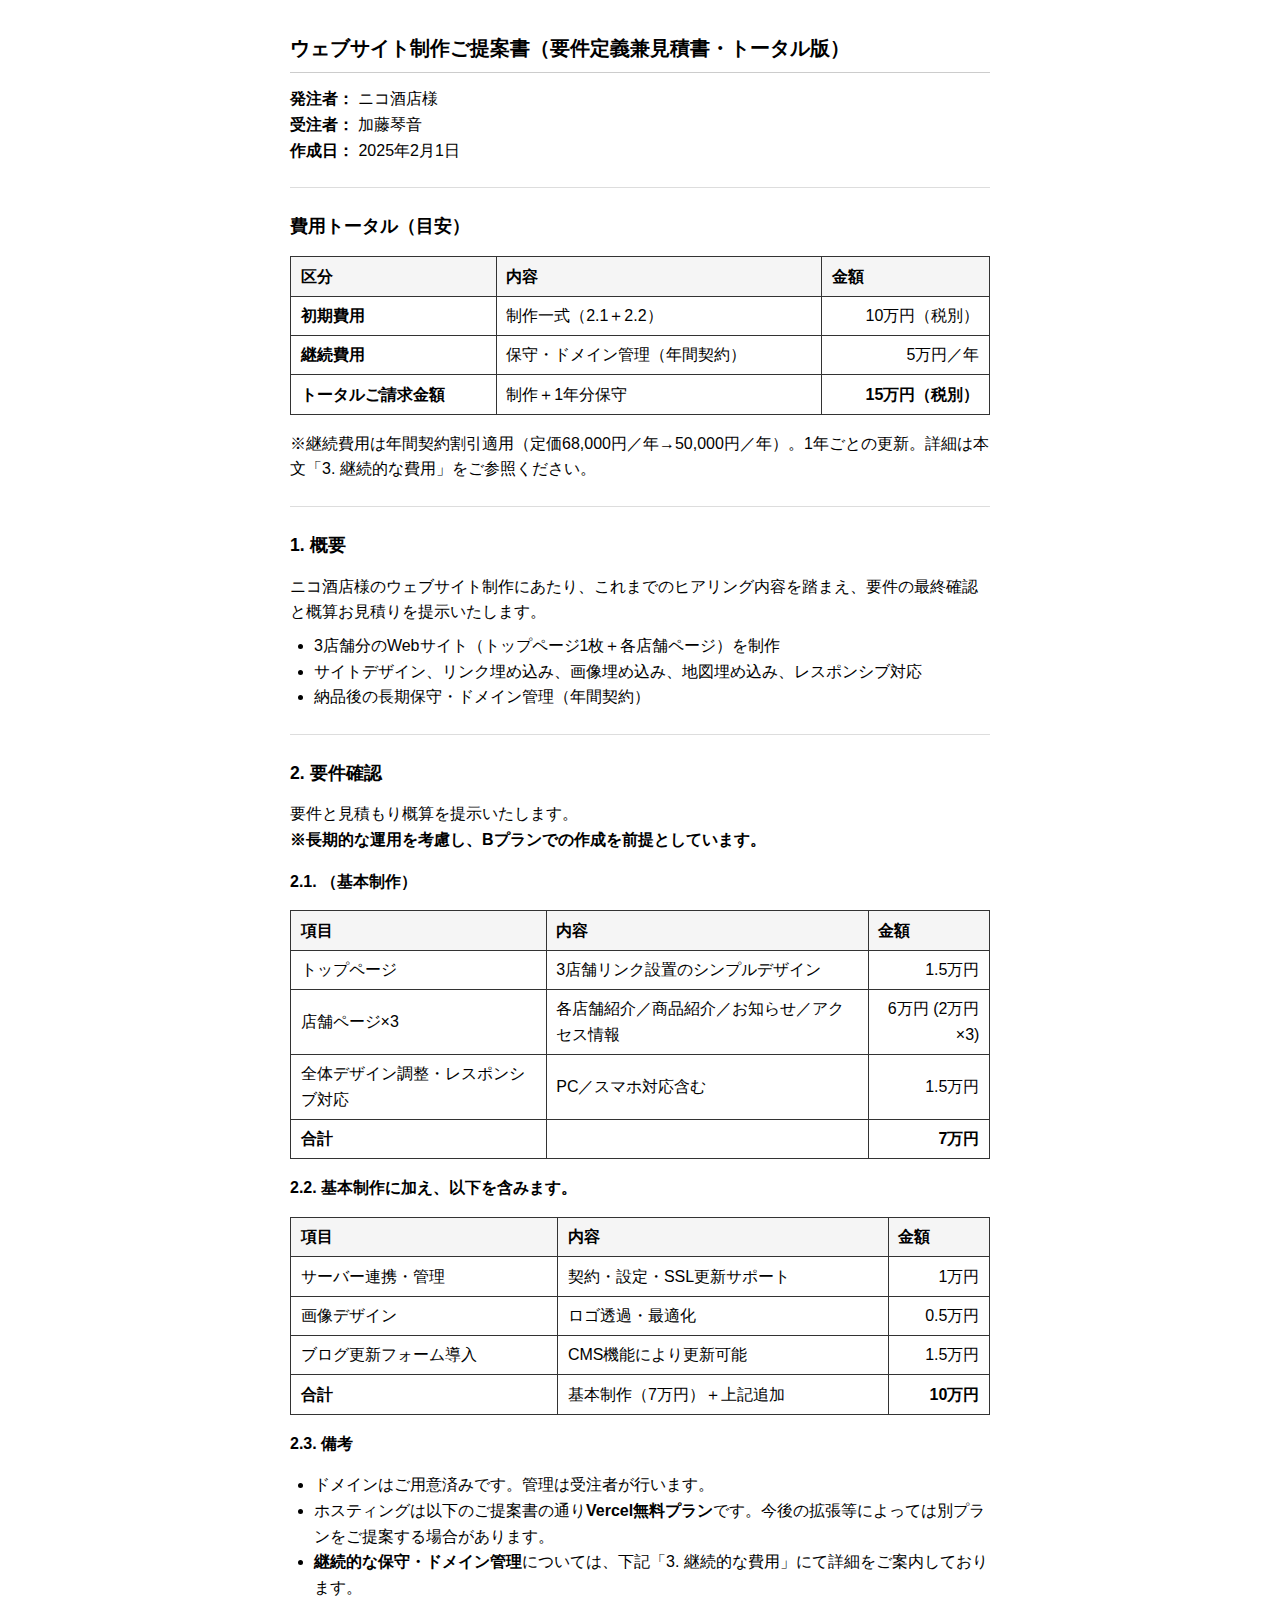
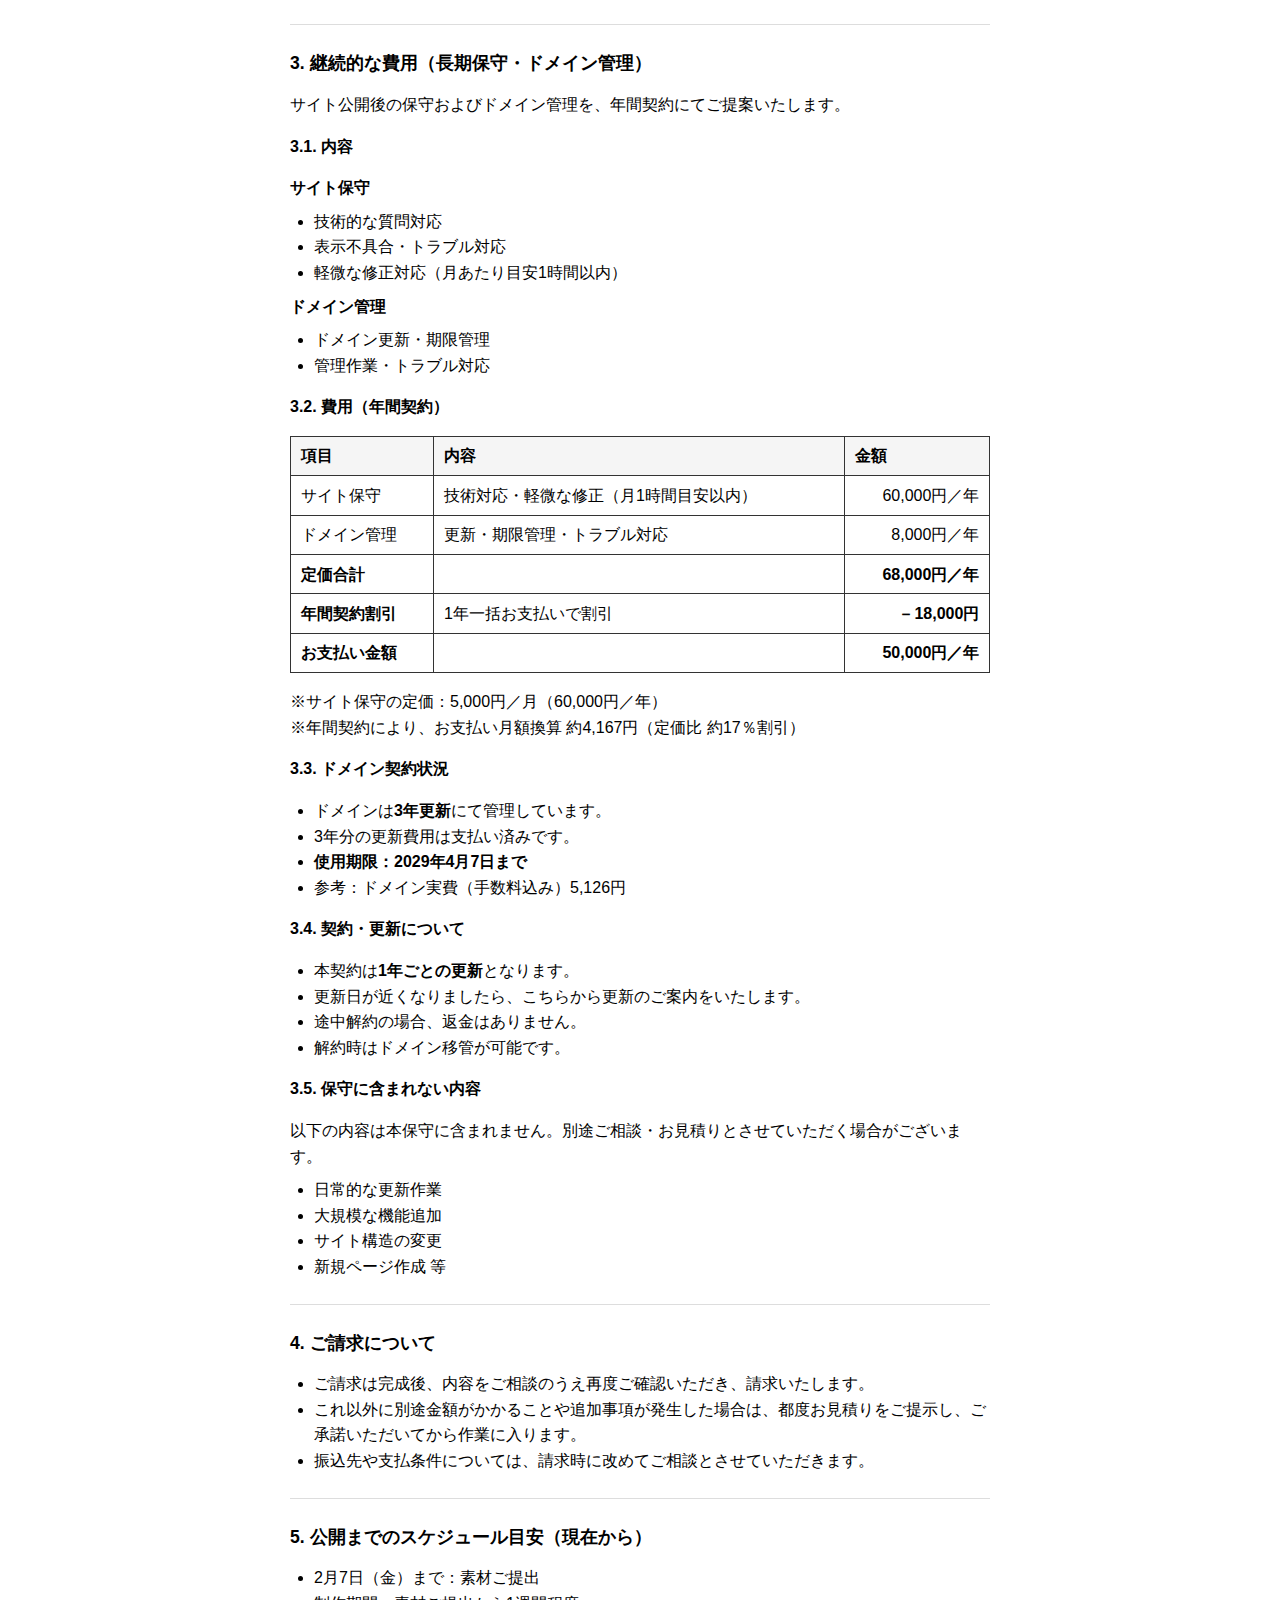
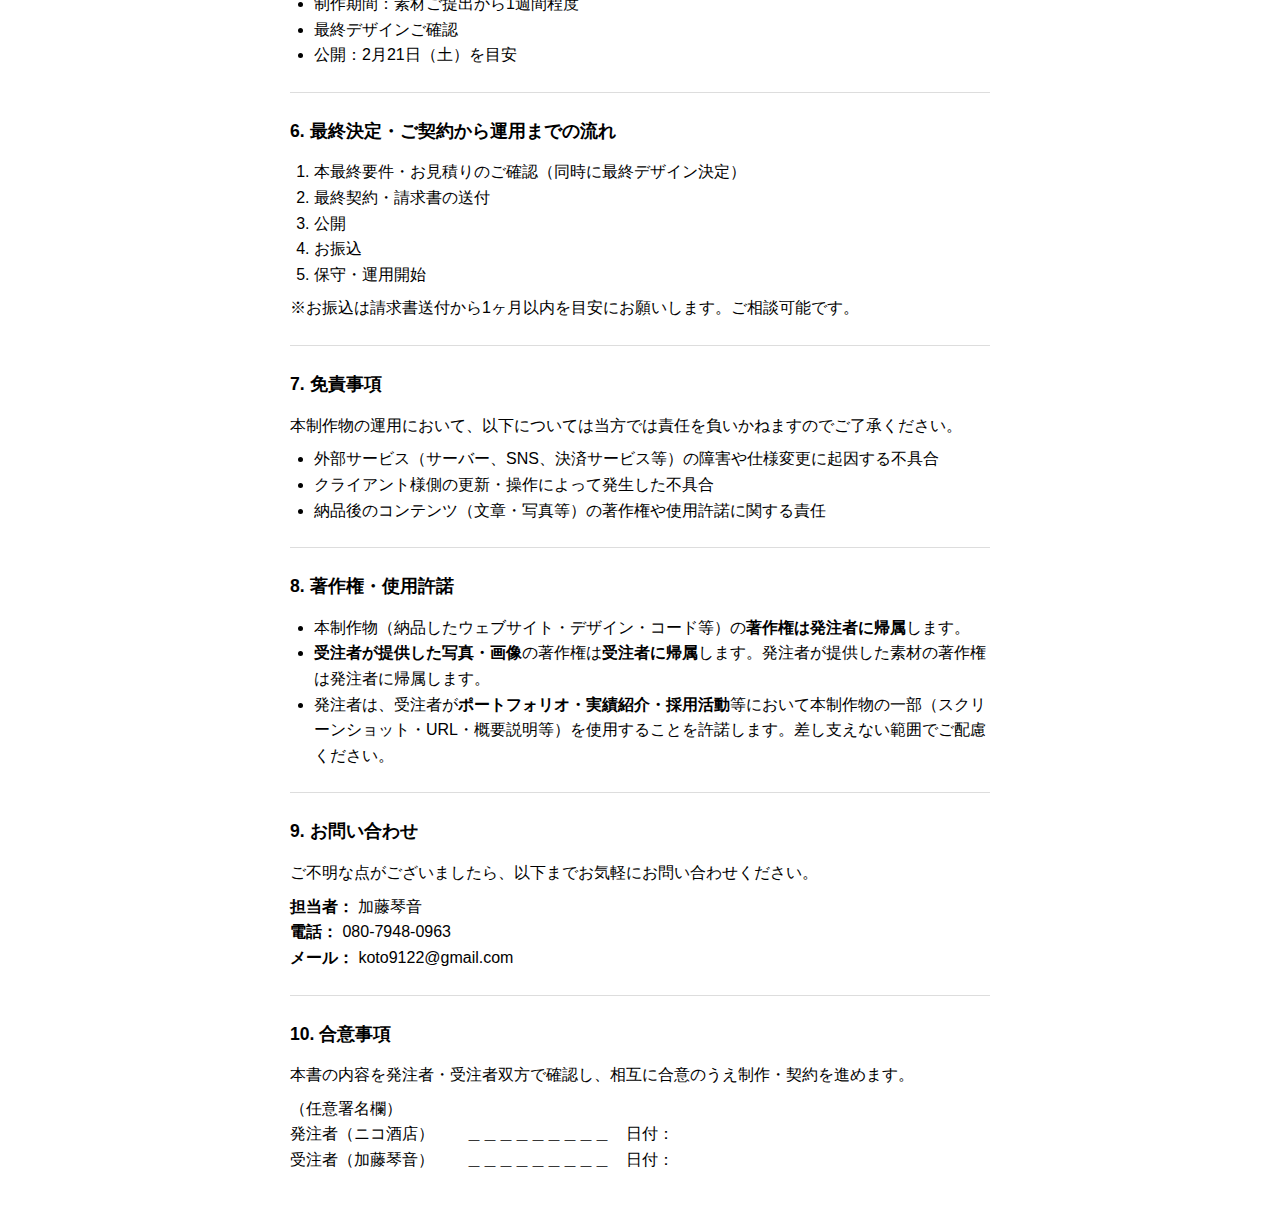
<file: docs/contacts/proposals/260201/要件定義兼見積書_トータル版_Google用.html>
<!DOCTYPE html>
<html lang="ja">
<head>
<meta charset="UTF-8">
<title>要件定義兼見積書・トータル版</title>
<style>
body { font-family: "Hiragino Sans", "Yu Gothic", sans-serif; line-height: 1.6; max-width: 700px; margin: 2rem auto; padding: 0 1rem; }
h1 { font-size: 1.25rem; border-bottom: 1px solid #ccc; padding-bottom: 0.5rem; }
h2 { font-size: 1.1rem; margin-top: 1.5rem; }
h3 { font-size: 1rem; margin-top: 1rem; }
table { border-collapse: collapse; width: 100%; margin: 1rem 0; }
th, td { border: 1px solid #333; padding: 0.4rem 0.6rem; text-align: left; }
th { background: #f5f5f5; }
td:last-child { text-align: right; }
hr { border: none; border-top: 1px solid #ddd; margin: 1.5rem 0; }
ul, ol { margin: 0.5rem 0; padding-left: 1.5rem; }
p { margin: 0.5rem 0; }
</style>
</head>
<body>

<h1>ウェブサイト制作ご提案書（要件定義兼見積書・トータル版）</h1>

<p><strong>発注者：</strong> ニコ酒店様<br>
<strong>受注者：</strong> 加藤琴音<br>
<strong>作成日：</strong> 2025年2月1日</p>

<hr>

<h2>費用トータル（目安）</h2>

<table>
<tr><th>区分</th><th>内容</th><th>金額</th></tr>
<tr><td><strong>初期費用</strong></td><td>制作一式（2.1＋2.2）</td><td>10万円（税別）</td></tr>
<tr><td><strong>継続費用</strong></td><td>保守・ドメイン管理（年間契約）</td><td>5万円／年</td></tr>
<tr><td><strong>トータルご請求金額</strong></td><td>制作＋1年分保守</td><td><strong>15万円（税別）</strong></td></tr>
</table>

<p>※継続費用は年間契約割引適用（定価68,000円／年→50,000円／年）。1年ごとの更新。詳細は本文「3. 継続的な費用」をご参照ください。</p>

<hr>

<h2>1. 概要</h2>
<p>ニコ酒店様のウェブサイト制作にあたり、これまでのヒアリング内容を踏まえ、要件の最終確認と概算お見積りを提示いたします。</p>
<ul>
<li>3店舗分のWebサイト（トップページ1枚＋各店舗ページ）を制作</li>
<li>サイトデザイン、リンク埋め込み、画像埋め込み、地図埋め込み、レスポンシブ対応</li>
<li>納品後の長期保守・ドメイン管理（年間契約）</li>
</ul>

<hr>

<h2>2. 要件確認</h2>
<p>要件と見積もり概算を提示いたします。<br>
<strong>※長期的な運用を考慮し、Bプランでの作成を前提としています。</strong></p>

<h3>2.1. （基本制作）</h3>

<table>
<tr><th>項目</th><th>内容</th><th>金額</th></tr>
<tr><td>トップページ</td><td>3店舗リンク設置のシンプルデザイン</td><td>1.5万円</td></tr>
<tr><td>店舗ページ×3</td><td>各店舗紹介／商品紹介／お知らせ／アクセス情報</td><td>6万円 (2万円×3)</td></tr>
<tr><td>全体デザイン調整・レスポンシブ対応</td><td>PC／スマホ対応含む</td><td>1.5万円</td></tr>
<tr><td><strong>合計</strong></td><td></td><td><strong>7万円</strong></td></tr>
</table>

<h3>2.2. 基本制作に加え、以下を含みます。</h3>

<table>
<tr><th>項目</th><th>内容</th><th>金額</th></tr>
<tr><td>サーバー連携・管理</td><td>契約・設定・SSL更新サポート</td><td>1万円</td></tr>
<tr><td>画像デザイン</td><td>ロゴ透過・最適化</td><td>0.5万円</td></tr>
<tr><td>ブログ更新フォーム導入</td><td>CMS機能により更新可能</td><td>1.5万円</td></tr>
<tr><td><strong>合計</strong></td><td>基本制作（7万円）＋上記追加</td><td><strong>10万円</strong></td></tr>
</table>

<h3>2.3. 備考</h3>
<ul>
<li>ドメインはご用意済みです。管理は受注者が行います。</li>
<li>ホスティングは以下のご提案書の通り<strong>Vercel無料プラン</strong>です。今後の拡張等によっては別プランをご提案する場合があります。</li>
<li><strong>継続的な保守・ドメイン管理</strong>については、下記「3. 継続的な費用」にて詳細をご案内しております。</li>
</ul>

<hr>

<h2>3. 継続的な費用（長期保守・ドメイン管理）</h2>
<p>サイト公開後の保守およびドメイン管理を、年間契約にてご提案いたします。</p>

<h3>3.1. 内容</h3>
<p><strong>サイト保守</strong></p>
<ul>
<li>技術的な質問対応</li>
<li>表示不具合・トラブル対応</li>
<li>軽微な修正対応（月あたり目安1時間以内）</li>
</ul>
<p><strong>ドメイン管理</strong></p>
<ul>
<li>ドメイン更新・期限管理</li>
<li>管理作業・トラブル対応</li>
</ul>

<h3>3.2. 費用（年間契約）</h3>

<table>
<tr><th>項目</th><th>内容</th><th>金額</th></tr>
<tr><td>サイト保守</td><td>技術対応・軽微な修正（月1時間目安以内）</td><td>60,000円／年</td></tr>
<tr><td>ドメイン管理</td><td>更新・期限管理・トラブル対応</td><td>8,000円／年</td></tr>
<tr><td><strong>定価合計</strong></td><td></td><td><strong>68,000円／年</strong></td></tr>
<tr><td><strong>年間契約割引</strong></td><td>1年一括お支払いで割引</td><td><strong>－18,000円</strong></td></tr>
<tr><td><strong>お支払い金額</strong></td><td></td><td><strong>50,000円／年</strong></td></tr>
</table>

<p>※サイト保守の定価：5,000円／月（60,000円／年）<br>
※年間契約により、お支払い月額換算 約4,167円（定価比 約17％割引）</p>

<h3>3.3. ドメイン契約状況</h3>
<ul>
<li>ドメインは<strong>3年更新</strong>にて管理しています。</li>
<li>3年分の更新費用は支払い済みです。</li>
<li><strong>使用期限：2029年4月7日まで</strong></li>
<li>参考：ドメイン実費（手数料込み）5,126円</li>
</ul>

<h3>3.4. 契約・更新について</h3>
<ul>
<li>本契約は<strong>1年ごとの更新</strong>となります。</li>
<li>更新日が近くなりましたら、こちらから更新のご案内をいたします。</li>
<li>途中解約の場合、返金はありません。</li>
<li>解約時はドメイン移管が可能です。</li>
</ul>

<h3>3.5. 保守に含まれない内容</h3>
<p>以下の内容は本保守に含まれません。別途ご相談・お見積りとさせていただく場合がございます。</p>
<ul>
<li>日常的な更新作業</li>
<li>大規模な機能追加</li>
<li>サイト構造の変更</li>
<li>新規ページ作成 等</li>
</ul>

<hr>

<h2>4. ご請求について</h2>
<ul>
<li>ご請求は完成後、内容をご相談のうえ再度ご確認いただき、請求いたします。</li>
<li>これ以外に別途金額がかかることや追加事項が発生した場合は、都度お見積りをご提示し、ご承諾いただいてから作業に入ります。</li>
<li>振込先や支払条件については、請求時に改めてご相談とさせていただきます。</li>
</ul>

<hr>

<h2>5. 公開までのスケジュール目安（現在から）</h2>
<ul>
<li>2月7日（金）まで：素材ご提出</li>
<li>制作期間：素材ご提出から1週間程度</li>
<li>最終デザインご確認</li>
<li>公開：2月21日（土）を目安</li>
</ul>

<hr>

<h2>6. 最終決定・ご契約から運用までの流れ</h2>
<ol>
<li>本最終要件・お見積りのご確認（同時に最終デザイン決定）</li>
<li>最終契約・請求書の送付</li>
<li>公開</li>
<li>お振込</li>
<li>保守・運用開始</li>
</ol>

<p>※お振込は請求書送付から1ヶ月以内を目安にお願いします。ご相談可能です。</p>

<hr>

<h2>7. 免責事項</h2>
<p>本制作物の運用において、以下については当方では責任を負いかねますのでご了承ください。</p>
<ul>
<li>外部サービス（サーバー、SNS、決済サービス等）の障害や仕様変更に起因する不具合</li>
<li>クライアント様側の更新・操作によって発生した不具合</li>
<li>納品後のコンテンツ（文章・写真等）の著作権や使用許諾に関する責任</li>
</ul>

<hr>

<h2>8. 著作権・使用許諾</h2>
<ul>
<li>本制作物（納品したウェブサイト・デザイン・コード等）の<strong>著作権は発注者に帰属</strong>します。</li>
<li><strong>受注者が提供した写真・画像</strong>の著作権は<strong>受注者に帰属</strong>します。発注者が提供した素材の著作権は発注者に帰属します。</li>
<li>発注者は、受注者が<strong>ポートフォリオ・実績紹介・採用活動</strong>等において本制作物の一部（スクリーンショット・URL・概要説明等）を使用することを許諾します。差し支えない範囲でご配慮ください。</li>
</ul>

<hr>

<h2>9. お問い合わせ</h2>
<p>ご不明な点がございましたら、以下までお気軽にお問い合わせください。</p>
<p><strong>担当者：</strong> 加藤琴音<br>
<strong>電話：</strong> 080-7948-0963<br>
<strong>メール：</strong> koto9122@gmail.com</p>

<hr>

<h2>10. 合意事項</h2>
<p>本書の内容を発注者・受注者双方で確認し、相互に合意のうえ制作・契約を進めます。</p>
<p>（任意署名欄）<br>
発注者（ニコ酒店）　　＿＿＿＿＿＿＿＿＿　日付：<br>
受注者（加藤琴音）　　＿＿＿＿＿＿＿＿＿　日付：</p>

</body>
</html>
</file>
<file: site/style.css>
/* --- Base & Typography --- */
:root {
  --font-sans: "Helvetica Neue", "Helvetica", "Hiragino Sans", "Hiragino Kaku Gothic ProN", "Arial", "Yu Gothic", "Meiryo", sans-serif;
  --font-serif: "Shippori Mincho", "Zen Old Mincho", "Yu Mincho", "Hiragino Mincho ProN", serif;
  --bg: #F9F8F6;
  --text: #3d3d3d;
  --brand-main: #4A6A5A;
  --brand-accent: #A88B74;
  --surface: #FFFFFF;
  --border: #EAE6E1;
  --light-gray: #f7f7f7;
  --shadow-soft: 0 4px 12px rgba(0, 0, 0, 0.06);
  --radius-md: 8px;
}

*, *::before, *::after {
  box-sizing: border-box;
  margin: 0;
  padding: 0;
}

html, body {
  font-family: var(--font-serif);
  background-color: var(--bg);
  color: var(--text);
  line-height: 1.7;
  font-size: 14px;
  -webkit-font-smoothing: antialiased;
  -moz-osx-font-smoothing: grayscale;
  scroll-behavior: smooth;
  overflow-x: hidden;
}

body {
  padding-top: 70px; /* Header height */
}

a {
  color: var(--brand-main);
  text-decoration: none;
}

a:hover {
  text-decoration: underline;
}

/* --- Layout & Containers --- */
.container {
  max-width: 1200px;
  width: 92%;
  margin: 0 auto;
}

main section {
  padding-block: 4rem;
  /* 固定ヘッダー分のアンカー位置補正（表示内容は変えず、スクロール位置のみ調整） */
  scroll-margin-top: 80px;
}

@media (max-width: 768px) {
  main section {
    padding-block: 3rem;
    scroll-margin-top: 70px;
  }

  /* モバイルで改行用のクラス */
  .br-mobile {
    display: block;
  }
}

/* --- Animations --- */
.fade-in {
  opacity: 0;
  transform: translateY(20px);
  transition: opacity 0.8s cubic-bezier(0.25, 0.46, 0.45, 0.94), transform 0.8s cubic-bezier(0.25, 0.46, 0.45, 0.94);
}

.fade-in.is-visible {
  opacity: 1;
  transform: translateY(0);
}

@media (prefers-reduced-motion: reduce) {
  .fade-in {
    transition: none;
    opacity: 1;
    transform: none;
  }
}

/* --- Header --- */
header {
  position: fixed;
  top: 0;
  left: 0;
  width: 100%;
  height: 70px;
  background-color: rgba(249, 248, 246, 0.85);
  backdrop-filter: blur(10px);
  -webkit-backdrop-filter: blur(10px);
  border-bottom: 1px solid var(--border);
  z-index: 1000;
  transition: box-shadow 0.3s ease;
}

.header-container {
  display: flex;
  justify-content: space-between;
  align-items: center;
  height: 100%;
  padding: 0 5%;
}

.logo {
  display: flex;
  align-items: center;
  gap: 12px;
  text-decoration: none;
  color: var(--text);
}

.logo img {
  height: 36px;
  width: 36px;
  object-fit: cover;
  border-radius: 50%;
}

.shop-name {
  font-size: 1.1rem;
  font-weight: normal;
  font-family: var(--font-serif);
  white-space: nowrap;
}

.global-nav ul {
  display: flex;
  list-style: none;
  gap: 2rem;
}

.global-nav a {
  text-decoration: none;
  color: var(--text);
  font-size: 0.9rem;
  position: relative;
  padding-bottom: 4px;
  transition: color 0.3s ease;
}

.global-nav a::after {
  content: '';
  position: absolute;
  bottom: 0;
  left: 0;
  width: 0;
  height: 1px;
  background-color: var(--brand-main);
  transition: width 0.4s ease;
}

.global-nav a:hover {
  color: var(--brand-main);
  text-decoration: none;
}

.global-nav a:hover::after {
  width: 100%;
}

.right-section {
  display: flex;
  align-items: center;
  gap: 2rem;
}

.sns-icons {
  display: flex;
  gap: 1rem;
}

.sns-icons a img {
  height: 24px;
  width: 24px;
  opacity: 0.7;
  transition: opacity 0.3s ease;
}

.sns-icons a:hover img {
  opacity: 1;
}

.menu-toggle {
  display: none;
  cursor: pointer;
  width: 24px;
  height: 24px;
  flex-direction: column;
  justify-content: space-around;
  background: none; border: none;
}

.menu-toggle span {
  display: block;
  width: 100%;
  height: 2px;
  background-color: var(--text);
  transition: transform 0.3s ease, opacity 0.3s ease;
  transform-origin: center;
}

.menu-toggle.is-open span:nth-child(1) {
  transform: translateY(8px) rotate(45deg);
}
.menu-toggle.is-open span:nth-child(2) {
  opacity: 0;
}
.menu-toggle.is-open span:nth-child(3) {
  transform: translateY(-8px) rotate(-45deg);
}

/* --- Main Visual --- */
.main-visual {
  height: 60vh;
  position: relative;
  display: flex;
  align-items: center;
  justify-content: flex-end; /* Changed to flex-end */
  margin-bottom: 0;
  padding: 0;
  isolation: isolate;
}

.main-visual img {
  position: absolute;
  top: 0;
  left: 0;
  width: 100%;
  height: 100%;
  object-fit: cover;
  z-index: -1;
  filter: brightness(0.9);
}

.main-visual-text {
  color: white;
  text-shadow: 0 2px 10px rgba(0,0,0,0.3);
  writing-mode: vertical-rl; /* Vertical text */
  margin-right: 15%; /* Changed to margin-right */
  transform: translateY(-5%); /* Fine-tuning position */
}

.main-visual-text p {
  font-size: 1.1rem;
  margin-left: 1rem; /* Was margin-bottom */
}

.main-visual-text h1 {
  font-size: 3rem;
  font-weight: normal;
  letter-spacing: 0.2em; /* Increased spacing for vertical */
}

/* カレーページ：ヒーロー文字を画像内に収める */
.main-visual--curry .main-visual-text {
  max-height: 85%;
  margin-right: 12%;
}
.main-visual--curry .main-visual-text h1 {
  font-size: clamp(1.25rem, 4.5vw, 2.25rem);
  letter-spacing: 0.15em;
}

@media (max-width: 768px) {
  .main-visual--curry .main-visual-text h1 {
    font-size: clamp(1rem, 5vw, 1.75rem);
  }
}

/* --- Section Titles --- */
.section-title {
  text-align: center;
  margin-bottom: 3rem;
}

.section-title h2 {
  font-size: 1.6rem;
  font-weight: normal;
  color: var(--brand-main);
  letter-spacing: 0.1em;
  margin-bottom: 0.5rem;
}

.section-title p {
  font-size: 0.75rem;
  color: var(--brand-accent);
  font-family: var(--font-sans);
  text-transform: uppercase;
  letter-spacing: 0.05em;
}

.subsection-title {
    font-family: var(--font-serif);
    font-size: 1.5rem;
    font-weight: normal;
    color: var(--brand-main);
    margin: 4rem 0 2rem;
    padding-bottom: 0.5rem;
    border-bottom: 1px solid var(--border);
}

.subsection-title-small {
    font-family: var(--font-sans);
    font-size: 1.1rem;
    font-weight: 600;
    color: var(--brand-accent);
    margin: 3rem 0 1.5rem;
    text-align: center;
}

.section-text {
    text-align: center;
    margin-bottom: 3rem;
    max-width: 600px;
    margin-left: auto;
    margin-right: auto;
}

.footer-link-text {
    margin-top: 4rem;
}

/* --- News & Instagram --- */
.news-instagram-container {
    display: grid;
    grid-template-columns: 1fr 1fr;
    gap: 2.5rem;
    align-items: start;
}

/* お知らせのみのページも他セクションと同じ幅（1列） */
.news-instagram-container:has(.news-list-section:only-child) {
    grid-template-columns: 1fr;
}

.calendar-section, .news-list-section {
    border: 1px solid var(--border);
    padding: 1.5rem;
    border-radius: var(--radius-md);
    background: var(--surface);
}

.calendar-section h3, .news-list-section h3 {
    font-size: 1rem;
    text-align: center;
    margin-bottom: 1.2rem;
    color: var(--text);
    font-weight: 500;
    opacity: 0.7;
}

.calendar-section img {
    width: 100%;
    height: auto;
    border-radius: 4px;
}

.news-instagram-container {
    align-items: stretch; /* 高さを揃える */
}

.calendar-section, .news-list-section {
    display: flex;
    flex-direction: column;
}

.calendar-section img {
    flex-grow: 1;
    object-fit: contain;
    max-height: 450px; /* 高さを制限 */
}

/* Instagram：1投稿1枠 × 2枠が並列（PC）・スマホは縦1列 */
.instagram-embed-grid {
    display: grid;
    grid-template-columns: 1fr 1fr;
    gap: 2rem;
    width: 100%;
    margin-bottom: 1rem;
}

.instagram-embed-grid .instagram-latest-wrap {
    border: 1px solid var(--border);
    border-radius: var(--radius-md);
    overflow: hidden;
    background: var(--surface);
}

/* 1つ目を右、2つ目を左に表示（場所を逆に） */
.instagram-embed-grid .instagram-latest-wrap:first-child {
    order: 2;
}
.instagram-embed-grid .instagram-latest-wrap:last-child {
    order: 1;
}

@media (max-width: 768px) {
    .instagram-embed-grid {
        grid-template-columns: 1fr;
    }
    .instagram-embed-grid .instagram-latest-wrap:first-child,
    .instagram-embed-grid .instagram-latest-wrap:last-child {
        order: unset;
    }
}

/* カレー・バー：PCでインスタ枠を狭くして圧迫感を軽減 */
@media (min-width: 769px) {
    .news-instagram.instagram-embed-narrow .news-instagram-container {
        max-width: 720px;
        margin-left: auto;
        margin-right: auto;
    }
    .news-instagram.instagram-embed-narrow .instagram-latest-wrap .instagram-embed-iframe,
    .news-instagram.instagram-embed-narrow .instagram-latest-wrap iframe {
        height: 520px !important;
        max-height: 55vh !important;
        min-height: 380px !important;
    }
}

/* 最新投稿（Instagram）ブロック - 1枠1投稿、PC一画面に収まるサイズ */
.instagram-latest-wrap {
    width: 100%;
    margin-bottom: 0;
    display: flex;
    flex-direction: column;
}

/* Instagram埋め込みiframe（キャプションまで見える高さ） */
.instagram-latest-wrap .instagram-embed-iframe,
.instagram-latest-wrap iframe {
    width: 100% !important;
    max-width: 100% !important;
    height: 680px !important;
    max-height: 70vh !important;
    min-height: 480px !important;
    border: none;
    border-radius: var(--radius-md);
}

.instagram-latest-link {
    text-align: center;
    margin-top: 0.75rem;
}

.instagram-latest-link a {
    display: inline-block;
    padding: 0.5rem 1rem;
    background: var(--brand-main);
    color: white;
    border-radius: var(--radius-md);
    font-family: var(--font-serif);
    font-size: 0.9rem;
    text-decoration: none;
    transition: background 0.3s ease;
}

.instagram-latest-link a:hover {
    background: var(--brand-accent);
    text-decoration: none;
}

/* ボタンじゃない・右寄せのテキストリンク（最新情報はInstagramをご覧ください） */
.instagram-latest-link--text {
    text-align: right;
    margin-top: 1rem;
}

.instagram-latest-link--text a {
    display: inline;
    padding: 0;
    background: none;
    color: var(--brand-main);
    font-family: var(--font-serif);
    font-size: 0.9rem;
    text-decoration: underline;
    text-underline-offset: 3px;
}

.instagram-latest-link--text a:hover {
    background: none;
    color: var(--brand-accent);
    text-decoration: underline;
}

.news-list-heading {
    margin-top: 1.5rem;
    margin-bottom: 1.2rem;
}

/* --- News List (inside News Section) --- */
.news-list-content ul {
    list-style: none;
    padding: 0;
    margin: 0 auto;
}

.news-list-content li {
    border-bottom: 1px solid var(--border);
}

.news-list-content li:first-child {
    border-top: 1px solid var(--border);
}

.news-list-content li a {
    display: block;
    padding: 1rem;
    color: var(--text);
    transition: background-color 0.3s;
}

.news-list-content li a:hover {
    background-color: #f7f7f7;
    text-decoration: none;
}

.more-link {
    text-align: right;
    margin-top: 1.5rem;
}

/* --- Event Info --- */
.event-info .swiper-slide img {
    width: 100%;
    height: auto;
    aspect-ratio: 1 / 1;
    object-fit: cover;
    border-radius: var(--radius-md);
}

/* ギャラリー共通：ページネーションは下で統一 */

.event-info-content {
    text-align: center;
    margin-top: 3rem;
}

.event-info-content.instagram-latest-link--text {
    text-align: center;
}

/* --- 写真と文字セクション（お店について）幅を揃えて狭く --- */
#store-concept .container {
  max-width: 960px;
}

/* ニコ酒店：最新情報・お店について・今月の新商品の幅を揃える */
.content-narrow .container {
  max-width: 960px;
}

/* --- Store Concept --- */
.store-concept-container {
  display: grid;
  grid-template-columns: 1fr 1.2fr;
  gap: 2.5rem;
  align-items: start;
}

.store-concept-text {
  max-width: 500px;
  justify-self: start;
  text-align: left;
}

.store-concept-text h3 {
  font-family: var(--font-serif);
  font-size: 1.5rem;
  font-weight: normal;
  color: var(--brand-main);
  margin-bottom: 1rem;
  line-height: 1.6;
}

.store-concept-text p {
  font-family: var(--font-serif);
  font-size: 1.05rem;
  line-height: 1.85;
  color: var(--text);
  margin-bottom: 0;
  overflow-wrap: break-word;
  word-break: normal;
}

/* バー：写真より文字がはみ出さないよう本文サイズは従来どおり */
.store-concept--bar .store-concept-text h3 {
  font-size: 1.35rem;
}
.store-concept--bar .store-concept-text p {
  font-size: 0.95rem;
  line-height: 1.8;
}

.store-concept-image img {
  width: 100%;
  height: auto;
  aspect-ratio: 4 / 3;
  object-fit: cover;
  border-radius: var(--radius-md);
}

/* --- Products --- */
.product-card {
  background: var(--surface);
  border: 1px solid var(--border);
  border-radius: var(--radius-md);
  text-align: center;
  padding: 1rem;
  transition: transform 0.3s ease, box-shadow 0.3s ease;
}

.product-card:hover {
  transform: translateY(-4px);
  box-shadow: var(--shadow-soft);
}

.product-card a {
  text-decoration: none;
  color: inherit;
  display: block;
}

.product-card img {
  width: 100%;
  aspect-ratio: 1 / 1;
  object-fit: cover;
  border-radius: 4px;
  margin-bottom: 0.8rem;
}

.product-card h4 {
  font-size: 0.95rem;
  font-weight: 600;
  margin-bottom: 0.4rem;
  color: var(--brand-main);
  line-height: 1.4;
}

.product-card .tea-description {
  font-size: 0.8rem;
  margin-bottom: 0.5rem;
  min-height: 40px;
  line-height: 1.5;
}

.product-card .tea-price {
  font-weight: bold;
  color: var(--brand-accent);
  font-size: 0.85rem;
}

/* --- Featured Products Container (2カラム) --- */
.featured-product-container {
  display: grid;
  grid-template-columns: 1fr 1.2fr;
  gap: 2.5rem;
  align-items: center;
  margin-bottom: 4rem;
}

.featured-product-image img {
  width: 100%;
  height: auto;
  aspect-ratio: 4 / 3;
  object-fit: cover;
  border-radius: var(--radius-md);
}

.featured-product-text {
  max-width: 500px;
  justify-self: end;
}

.featured-product-text h4 {
  font-size: 1.5rem;
  margin-bottom: 1rem;
  color: var(--brand-main);
}

.featured-product-text p {
  margin-bottom: 1rem;
  line-height: 1.8;
}

.product-button {
  display: inline-block;
  padding: 0.75rem 2rem;
  background: var(--brand-main);
  color: white;
  text-decoration: none;
  border-radius: var(--radius-sm);
  transition: background 0.3s ease;
  margin-top: 1rem;
}

.product-button:hover {
  background: var(--brand-accent);
}

.btn-see-more {
    display: inline-block;
    background-color: var(--brand-main);
    color: white;
    padding: 0.8rem 2rem;
    border-radius: 50px;
    text-decoration: none;
    transition: background-color 0.3s;
}

.btn-see-more:hover {
    background-color: #3a5a4a;
    text-decoration: none;
}

.recommendations-grid {
    display: grid;
    grid-template-columns: repeat(3, 1fr);
    gap: 1.5rem;
    justify-content: start;
}

/* 季節のおすすめ：カード下の文字エリアを適切な幅に */
.recommendations-grid .product-card h4,
.recommendations-grid .product-card .tea-description {
    max-width: 180px;
    margin-left: auto;
    margin-right: auto;
}
.recommendations-grid .product-card .tea-description {
    min-height: 0;
    font-size: 0.75rem;
    line-height: 1.45;
}

/* Tea Gallery - 5 columns */
.tea-gallery-grid {
    display: grid;
    grid-template-columns: repeat(5, 1fr);
    gap: 1.5rem;
}

/* 薬膳茶：季節のおすすめと同じ割合で高さ・幅を揃える */
.tea-gallery-grid .product-card h4,
.tea-gallery-grid .product-card .tea-description {
    max-width: 180px;
    margin-left: auto;
    margin-right: auto;
}
.tea-gallery-grid .product-card .tea-description {
    min-height: 0;
    font-size: 0.75rem;
    line-height: 1.45;
}



/* Tea Grid - 5 columns */
.tea-grid-five {
    display: grid;
    grid-template-columns: repeat(5, 1fr);
    gap: 1rem;
}

/* レスポンシブ調整 */
@media (max-width: 992px) {
    .tea-grid-five {
        grid-template-columns: repeat(2, 1fr);
    }
    /* 5つ目を中央配置 */
    .tea-grid-five .product-card:nth-child(5) {
        grid-column: 1 / -1;
        max-width: 50%;
        margin: 0 auto;
    }
}

/* Tea Grid Specific Styles */
.tea-grid-five .product-card {
  padding: 0.8rem;
}

.tea-grid-five .product-card img {
  aspect-ratio: 1 / 1;
  margin-bottom: 0.6rem;
}

.tea-grid-five .product-card h4 {
  font-size: 0.85rem;
  margin-bottom: 0.4rem;
}

.tea-grid-five .product-card .tea-description {
  font-size: 0.75rem;
  min-height: 0;
  margin-bottom: 0;
  line-height: 1.5;
}

/* --- Contact --- */
.contact-container {
  display: grid;
  grid-template-columns: 1fr 1.2fr;
  gap: 4rem;
  align-items: center;
  background: var(--surface);
  border: 1px solid var(--border);
  padding: 4rem;
  border-radius: var(--radius-md);
}

.contact-info p {
  margin-bottom: 1.5rem;
}

.contact-info .sns-icons {
  margin-top: 2rem;
}

.map-container iframe {
  width: 100%;
  height: 350px;
  border: 0;
  border-radius: var(--radius-md);
}

/* --- Footer --- */
footer {
  text-align: center;
  padding: 3rem 0;
  margin-top: 4rem;
  background-color: #F1EEEA;
  border-top: 1px solid var(--border);
}

footer p {
  font-size: 0.85rem;
  color: #888;
  font-family: var(--font-sans);
}

.footer-sns-icons {
    justify-content: center;
    margin-bottom: 2rem;
}

footer .legal-notice {
    font-size: 0.75rem;
    color: #aaa;
    margin-bottom: 1rem;
}

/* --- Responsive --- */
@media (max-width: 992px) {
  .store-concept-container, .contact-container, .product-featured {
    grid-template-columns: 1fr;
    gap: 3rem;
  }
  .store-concept-text {
    justify-self: center;
    text-align: center;
    order: 2;
    max-width: 100%;
    padding: 0 0.25rem;
  }
  .store-concept-image {
    order: 1;
  }
  .contact-container {
    padding: 2.5rem;
  }
  .contact-info {
    text-align: center;
  }
  .contact-info .sns-icons {
    justify-content: center;
  }
  .recommendations-grid {
    grid-template-columns: repeat(2, 1fr); /* 992px以下で2列 */
  }
  .tea-gallery-grid {
    grid-template-columns: repeat(3, 1fr); /* 992px以下で3列 */
  }
  .tea-layout-container {
    grid-template-columns: repeat(2, 1fr); /* 992px以下で2列 */
  }
}

/* スマホ：お店についての文字を読みやすく（変な折り返しを防ぐ） */
@media (max-width: 768px) {
  .store-concept-text {
    text-align: left;
    padding: 0 0.5rem;
    max-width: 92%;
  }
  .store-concept-text h3 {
    font-size: 1.35rem;
  }
  .store-concept-text p {
    font-size: 1rem;
    line-height: 1.9;
  }
}

@media (max-width: 768px) {
  body {
    padding-top: 60px; /* Mobile header height */
  }
  header {
    height: 60px;
  }
  .logo {
    gap: 8px; /* Adjust gap for mobile */
  }
  .logo img {
    height: 32px;
  }
  .shop-name {
    font-size: 1.1rem;
  }
  .right-section {
    gap: 1rem; /* Adjust gap for mobile */
    /* Reverted align-items to default center */
  }
  .sns-icons {
    transform: translateY(1px); /* Fine-tune vertical alignment */
  }
  .sns-icons a img {
    height: 22px; /* Adjust icon size for mobile */
    width: 22px;
  }
  .global-nav {
    display: none;
    position: absolute;
    top: 60px;
    left: 0;
    width: 100%;
    background-color: var(--bg);
    flex-direction: column;
    padding: 2rem 0;
    border-bottom: 1px solid var(--border);
  }
  .global-nav.is-open {
    display: flex;
  }
  .global-nav ul {
    flex-direction: column;
    align-items: center;
    gap: 1.5rem;
  }
  .menu-toggle {
    display: flex;
  }
  /* スマホ：ヒーロー高さを抑えてコンテンツを早く見せる（業界傾向に合わせる） */
  .main-visual {
    height: 45vh;
    min-height: 240px;
  }

  .main-visual-text {
    margin-right: 10%;
  }

  .main-visual-text h1 {
    font-size: 2.2rem;
  }
  .section-title h2 {
    font-size: 1.8rem;
  }
  /* Product intro text a bit smaller on mobile for better fit */
  #product .section-text {
    font-size: 0.95rem;
  }
  .news-instagram-container,
  .product-list-display {
      grid-template-columns: 1fr;
  }
  .product-list-display li a {
      flex-direction: column;
      text-align: center;
  }
  .fullscreen-pc { display: none; }
  .fullscreen-mobile { display: block; }

  /* New responsive styles */
  .featured-product-container {
    grid-template-columns: 1fr;
    gap: 2rem;
  }

  .featured-product-text {
    justify-self: center;
    text-align: center;
    order: 2;
  }

  .featured-product-image {
    order: 1;
  }
      .tea-layout-container {
        grid-template-columns: 1fr; /* 768px以下で1列 */
      }

  

  

  

  
}

@media (max-width: 480px) {
    .recommendations-grid {
        grid-template-columns: repeat(2, 1fr);
    }
    .tea-gallery-grid {
        grid-template-columns: repeat(2, 1fr); /* スマホは2列で縦に並ぶ */
        gap: 1rem;
    }
}

/* --- Product Slider（PC・スマホとも画像の下に文字） --- */
.product-slider-section .swiper-slide {
    overflow: hidden;
    border-radius: var(--radius-md);
    display: flex;
    flex-direction: column;
    aspect-ratio: auto;
}

.product-slider-section .swiper-slide img {
    aspect-ratio: 1 / 1;
    width: 100%;
    height: auto;
    object-fit: cover;
    transition: transform 0.4s ease;
}

.product-slider-section .swiper-slide:hover img {
    transform: scale(1.05);
}

.product-slider-section .slide-text {
    position: static;
    background: none;
    color: var(--text);
    text-shadow: none;
    padding: 1rem 0.5rem;
    min-height: 5em; /* 説明2行分の高さを確保 */
    display: flex;
    flex-direction: column;
    justify-content: flex-start;
}

.product-slider-section .slide-text h3 {
    font-size: 1rem;
    font-weight: bold;
    margin-bottom: 0.25rem;
}
/* AKA-ONI の前だけ小さくして1行に収める */
.product-slider-section .slide-text h3 .slide-title-prefix {
    font-size: 0.78em;
}

.product-slider-section .slide-text p {
    font-size: 0.9rem;
    line-height: 1.5;
}

/* テキストのみスライド（写真なし・黒背景） */
.product-slider-section .swiper-slide.text-only-slide {
    background: #111;
    display: flex;
    align-items: center;
    justify-content: center;
}
.product-slider-section .swiper-slide.text-only-slide .slide-text {
    position: static;
    background: none;
    text-align: center;
    padding: 1.5rem;
    width: 100%;
}
.product-slider-section .swiper-slide.text-only-slide .slide-text h3 {
    font-size: 1.1rem;
    margin-bottom: 0.5rem;
}
.product-slider-section .swiper-slide.text-only-slide .slide-text p {
    font-size: 0.85rem;
    opacity: 0.85;
}

/* Mobile: Separate image and text */
@media (max-width: 768px) {
    .product-slider-section .swiper-slide {
        aspect-ratio: auto;
        display: flex;
        flex-direction: column;
    }

    /* 画像のみのギャラリー（バー等）：スマホで2枚だけきちんと並ぶデザイン */
    .product-slider-section .product-swiper .swiper-slide:not(:has(.slide-text)),
    .event-info .event-swiper .swiper-slide {
        aspect-ratio: 1 / 1;
        overflow: hidden;
        border-radius: var(--radius-md);
    }
    .product-slider-section .product-swiper .swiper-slide:not(:has(.slide-text)) img,
    .event-info .event-swiper .swiper-slide img {
        width: 100%;
        height: 100%;
        object-fit: cover;
    }

    .product-slider-section .swiper-slide img {
        aspect-ratio: 1 / 1;
        width: 100%;
        height: auto;
    }

    .product-slider-section .slide-text {
        position: static;
        background: none;
        color: var(--text);
        text-shadow: none;
        padding: 1rem 0.5rem;
        min-height: 5em; /* 説明2行分 */
        display: flex;
        flex-direction: column;
        justify-content: flex-start;
    }

    .product-slider-section .slide-text h3 {
        font-size: 1rem;
    }

    .product-slider-section .slide-text p {
        font-size: 0.85rem;
    }

    /* スマホ：2枚だけ見えるようにはみ出しを厳密にクリップ（モダンな見せ方） */
    .product-slider-section .swiper,
    .event-info .swiper {
        overflow: hidden;
    }

    /* スマホ全表示グリッド（data-mobile-grid が付いたセクション） */
    [data-mobile-grid] .swiper {
        overflow: visible !important;
        padding: 0 !important;
    }
    [data-mobile-grid] .swiper-wrapper {
        display: flex !important;
        flex-wrap: wrap !important;
        transform: none !important;
        gap: 12px;
    }
    [data-mobile-grid] .swiper-slide {
        width: calc(50% - 6px) !important;
        margin: 0 !important;
        flex-shrink: 0;
    }
    [data-mobile-grid] .swiper-slide-duplicate {
        display: none !important;
    }
    [data-mobile-grid] .swiper-pagination,
    [data-mobile-grid] .swiper-button-prev,
    [data-mobile-grid] .swiper-button-next {
        display: none !important;
    }

    /* テキストのみスライド：スマホ */
    [data-mobile-grid] .swiper-slide.text-only-slide {
        aspect-ratio: 1 / 1;
        background: #111;
        display: flex;
        align-items: center;
        justify-content: center;
    }
    [data-mobile-grid] .swiper-slide.text-only-slide .slide-text {
        position: static;
        background: none;
        color: #fff;
        text-shadow: none;
        min-height: 0;
        padding: 1rem;
        text-align: center;
    }
}

/* --- ギャラリー共通：ページネーション（中央寄せ・約4つ・最後ぼかし）--- */
/* Swiperデフォルトを上書きして確実に中央寄せ・おすすめもイベントと同じデザイン */
.product-slider-section .swiper-pagination,
.event-info .swiper-pagination,
.product-slider-section .swiper .swiper-pagination,
.event-info .swiper .swiper-pagination {
    position: static !important;
    left: auto !important;
    transform: none !important;
    width: 100% !important;
    margin-top: 1.5rem;
    display: flex !important;
    justify-content: center !important;
    align-items: center !important;
    gap: 0.5rem;
    font-size: 0; /* dynamic時も隙間を消さないよう gap に任せる */
}

.product-slider-section .swiper-pagination-bullet-active,
.event-info .swiper-pagination-bullet-active {
    background-color: var(--brand-main);
}

/* おすすめ商品のページネーションをイベントと同じデザインに統一 */
.product-slider-section .swiper-pagination-bullet,
.event-info .swiper-pagination-bullet {
    width: 8px;
    height: 8px;
    min-width: 8px;
    min-height: 8px;
    flex-shrink: 0;
    background-color: var(--border);
    opacity: 1;
    transition: transform 0.2s ease, background-color 0.2s ease;
}
.product-slider-section .swiper-pagination-bullet:hover,
.event-info .swiper-pagination-bullet:hover {
    background-color: var(--brand-accent);
}
.product-slider-section .swiper-pagination-bullet-active,
.event-info .swiper-pagination-bullet-active {
    background-color: var(--brand-main);
    transform: scale(1.2);
}
.product-slider-section .swiper .swiper-pagination-bullets-dynamic .swiper-pagination-bullet-active-next-next,
.product-slider-section .swiper .swiper-pagination-bullets-dynamic .swiper-pagination-bullet-active-prev-prev,
.event-info .swiper .swiper-pagination-bullets-dynamic .swiper-pagination-bullet-active-next-next,
.event-info .swiper .swiper-pagination-bullets-dynamic .swiper-pagination-bullet-active-prev-prev {
    opacity: 0.5 !important;
    filter: blur(1px);
}

/* おすすめ商品：ページネーションをイベントと同じく中央寄せ（左寄せにならないように） */
.product-slider-section .swiper .swiper-pagination {
    text-align: center;
}
.product-slider-section .swiper .swiper-pagination .swiper-pagination-bullet {
    margin: 0 2px;
}

/* おすすめ商品：分数表示（1 / 24）のスタイル */
.product-slider-section .swiper-pagination-fraction {
    font-size: 0.9rem;
    color: var(--text);
    font-weight: 500;
}
.product-slider-section .swiper-pagination-fraction .swiper-pagination-current {
    color: var(--brand-main);
}
.product-slider-section .swiper-pagination-fraction .swiper-pagination-total {
    opacity: 0.8;
}

/* --- Tea Tag --- */
.tea-tag {
    display: inline-block;
    font-size: 0.7rem;
    padding: 2px 6px;
    border-radius: 4px;
    background-color: var(--brand-accent);
    color: white;
    font-family: var(--font-sans);
    margin-left: 0.5rem;
    vertical-align: middle;
}

/* 季節のおすすめ：節気タグ（大寒・立春・雨水 など）
   使うときは store.html の season-tag コメントアウトも外す
.season-tag {
    display: inline-block;
    font-size: 0.7rem;
    padding: 2px 8px;
    border-radius: 3px;
    background-color: transparent;
    color: var(--brand-main);
    border: 1px solid var(--brand-main);
    font-family: var(--font-sans);
    letter-spacing: 0.05em;
    margin-bottom: 0.4rem;
}
*/

/* --- Swiper --- */
.swiper {
    width: 100%;
    height: 100%;
}

.swiper-slide {
    text-align: center;
    font-size: 18px;
    background: #fff;
    display: flex;
    justify-content: center;
    align-items: center;
    z-index: 1;
}
.swiper-slide-active {
    z-index: 2;
}
/* 半端に見える次の・前のスライドは背面に（気持ち悪くならない） */
.swiper-slide-next,
.swiper-slide-prev {
    z-index: 0;
}

.swiper-slide img {
    display: block;
    width: 100%;
    height: 100%;
    object-fit: cover;
}

.swiper-pagination-bullet {
    width: 8px;
    height: 8px;
    background-color: var(--border);
    opacity: 1;
    transition: transform 0.2s ease, background-color 0.2s ease;
}

.swiper-pagination-bullet:hover {
    background-color: var(--brand-accent);
}

.swiper-pagination-bullet-active {
    background-color: var(--brand-main);
    transform: scale(1.2);
}

/* いっぱいある時：小さい丸（続きのサイン）をぼかして「続きあり」感（dynamicMainBullets: 4） */
.swiper-pagination-bullets-dynamic .swiper-pagination-bullet-active-next-next,
.swiper-pagination-bullets-dynamic .swiper-pagination-bullet-active-prev-prev {
    opacity: 0.5 !important;
    filter: blur(1px);
}

/* --- Mobile Nav --- */
.global-nav {
    /* ... existing styles ... */
    transform: translateY(-100%);
    transition: transform 0.5s cubic-bezier(0.77, 0, 0.175, 1), opacity 0.5s ease;
    opacity: 0;
    pointer-events: none;
}

.global-nav.is-open {
    /* ... existing styles ... */
    transform: translateY(0);
    opacity: 1;
    pointer-events: auto;
}

/* --- Body Scroll Lock --- */
body.no-scroll {
    overflow: hidden;
}

/* --- Simple Page --- */
body.simple-page {
    padding-top: 60px;
}

/* --- Minimal Header for Simple Pages --- */
.minimal-header {
    position: fixed;
    top: 0;
    left: 0;
    width: 100%;
    height: 60px;
    background-color: rgba(249, 248, 246, 0.85);
    backdrop-filter: blur(10px);
    -webkit-backdrop-filter: blur(10px);
    border-bottom: 1px solid var(--border);
    z-index: 1000;
}

.minimal-header-container {
    display: flex;
    justify-content: flex-end;
    align-items: center;
    height: 100%;
    padding: 0 5%;
}

.minimal-nav {
    display: flex;
    align-items: center;
    gap: 1.5rem;
}

.home-link {
    font-family: var(--font-sans);
    font-size: 0.85rem;
    text-decoration: none;
    color: var(--text);
    letter-spacing: 0.05em;
    opacity: 0.7;
    transition: opacity 0.3s ease;
    font-weight: 500;
}

.home-link:hover {
    opacity: 1;
    text-decoration: none;
}

.instagram-link {
    display: flex;
    align-items: center;
}

.instagram-link img {
    height: 24px;
    width: 24px;
}

/* --- PC Navigation --- */
.pc-nav {
    display: flex;
    gap: 1.5rem;
}

.pc-nav a {
    font-family: var(--font-sans);
    font-size: 0.85rem;
    text-decoration: none;
    color: var(--text);
    opacity: 0.7;
    transition: opacity 0.3s ease;
    font-weight: 500;
}

.pc-nav a:hover {
    opacity: 1;
}

/* --- Header Icons Group --- */
.header-icons {
    display: flex;
    align-items: center;
    gap: 1rem;
}

/* --- Hamburger Menu Button --- */
.hamburger-menu {
    display: none;
    flex-direction: column;
    justify-content: space-between;
    width: 24px;
    height: 18px;
    background: none;
    border: none;
    cursor: pointer;
    padding: 0;
}

.hamburger-menu span {
    display: block;
    width: 100%;
    height: 2px;
    background-color: var(--text);
    transition: all 0.3s ease;
}

.hamburger-menu.is-open span:nth-child(1) {
    transform: translateY(8px) rotate(45deg);
}

.hamburger-menu.is-open span:nth-child(2) {
    opacity: 0;
}

.hamburger-menu.is-open span:nth-child(3) {
    transform: translateY(-8px) rotate(-45deg);
}

/* --- Mobile Menu Overlay --- */
.mobile-overlay {
    display: none;
    position: fixed;
    top: 0;
    left: 0;
    width: 100%;
    height: 100%;
    background-color: rgba(0, 0, 0, 0.5);
    z-index: 998;
    opacity: 0;
    transition: opacity 0.3s ease;
}

.mobile-overlay.is-open {
    display: block;
    opacity: 1;
}

/* --- Mobile Navigation --- */
.mobile-nav {
    display: none;
    position: fixed;
    top: 60px;
    right: -300px;
    width: 280px;
    height: calc(100vh - 60px);
    background-color: var(--surface);
    z-index: 999;
    transition: right 0.3s ease;
    box-shadow: -2px 0 10px rgba(0, 0, 0, 0.1);
}

.mobile-nav.is-open {
    right: 0;
}

.mobile-nav ul {
    list-style: none;
    padding: 2rem 1.5rem;
    margin: 0;
}

.mobile-nav li {
    margin-bottom: 1.5rem;
}

.mobile-nav a {
    font-family: var(--font-sans);
    font-size: 1rem;
    text-decoration: none;
    color: var(--text);
    display: block;
    padding: 0.5rem 0;
    transition: opacity 0.3s ease;
}

.mobile-nav a:hover {
    opacity: 0.7;
}

/* --- Mobile Responsive --- */
@media (max-width: 768px) {
    /* スマホでも minimal-header の HOME は表示（トップへの導線） */
    .minimal-header .home-link {
        display: inline-block;
    }
    /* メインサイトヘッダーの HOME は非表示のまま */
    .header:not(.minimal-header) .home-link {
        display: none;
    }

    .pc-nav {
        display: none;
    }

    .hamburger-menu {
        display: flex;
    }

    .mobile-nav {
        display: block;
    }

    .header-icons {
        gap: 0.75rem;
    }

    .instagram-link img {
        height: 20px;
        width: 20px;
    }

    /* Tea gallery - スマホは2列で縦並び（横一列にならないように） */
    .tea-gallery-grid {
        grid-template-columns: repeat(2, 1fr);
        gap: 1rem;
    }
}

.instagram-link:hover img {
    opacity: 1;
}

/* --- Portal Page --- */
.portal-page {
  padding-top: 0; /* Override store page padding */
  background-color: var(--bg);
}

.portal-container {
  display: flex;
  flex-direction: column;
  justify-content: center;
  align-items: center;
  min-height: 100vh;
  padding: 3rem 2rem;
  text-align: center;
}

.portal-header {
  margin-bottom: 3rem;
}

.portal-logo {
  width: 50px;
  height: 50px;
  border-radius: 50%;
  margin: 0 auto 1rem;
}

.portal-title {
  font-family: var(--font-serif);
  font-size: 2rem;
  color: var(--brand-main);
  font-weight: normal;
  letter-spacing: 0.1em;
}

.portal-subtitle {
  font-family: var(--font-sans);
  font-size: 0.9rem;
  color: var(--text);
  opacity: 0.8;
  margin-top: 0.5rem;
}

.store-selection {
  display: grid;
  grid-template-columns: repeat(3, 1fr);
  gap: 2rem;
  width: 100%;
  max-width: 1100px;
}

.store-card {
  background-color: var(--surface);
  border: 1px solid var(--border);
  border-radius: var(--radius-md);
  text-decoration: none;
  color: var(--text);
  overflow: hidden;
  box-shadow: 0 2px 8px rgba(0,0,0,0.05);
  transition: transform 0.3s ease, box-shadow 0.3s ease;
  display: flex;
  flex-direction: column;
}

.store-card:hover {
  transform: translateY(-6px);
  box-shadow: var(--shadow-soft);
}

.store-image-wrapper {
  display: block;
  width: 100%;
  aspect-ratio: 1 / 1;
  overflow: hidden;
  text-decoration: none;
}

.store-image-wrapper img {
  width: 100%;
  height: 100%;
  object-fit: cover;
  transition: transform 0.4s ease;
}

.store-image-wrapper:hover img {
  transform: scale(1.05);
}

.store-info {
  padding: 1.2rem;
  flex: 1;
  display: flex;
  flex-direction: column;
  position: relative;
}

.store-name {
  font-family: var(--font-serif);
  font-size: 1.5rem;
  font-weight: bold;
  color: var(--brand-main);
  margin-bottom: 0.5rem;
}

.store-description {
  font-family: var(--font-sans);
  font-size: 1rem;
  line-height: 1.6;
  min-height: 60px;
  flex: 1;
}

.store-instagram-icon {
  display: inline-block;
  margin-top: 0.8rem;
  opacity: 0.7;
  transition: opacity 0.3s ease;
}

.store-instagram-icon:hover {
  opacity: 1;
  text-decoration: none;
}

.store-instagram-icon img {
  width: 24px;
  height: 24px;
}

@media (max-width: 992px) {
  .store-selection {
    grid-template-columns: repeat(2, 1fr);
    gap: 1.5rem;
  }
  /* 3つ目のカードを中央配置 */
  .store-selection .store-card:nth-child(3) {
    grid-column: 1 / -1;
    max-width: 50%;
    margin: 0 auto;
  }
}

@media (max-width: 600px) {
  .store-selection {
    grid-template-columns: 1fr;
    gap: 1.5rem;
  }
  /* スマホでは中央配置を解除 */
  .store-selection .store-card:nth-child(3) {
    grid-column: auto;
    max-width: 100%;
    margin: 0;
  }
}

/* --- Gallery Grid --- */
.gallery-grid {
    display: grid;
    grid-template-columns: repeat(4, 1fr);
    gap: 1rem;
}

.gallery-item {
    position: relative;
    aspect-ratio: 3 / 4;
    overflow: hidden;
    border-radius: var(--radius-md);
    cursor: pointer;
}

.gallery-item img {
    width: 100%;
    height: 100%;
    object-fit: cover;
    transition: transform 0.3s ease;
}

.gallery-overlay {
    position: absolute;
    bottom: 0;
    left: 0;
    right: 0;
    background: linear-gradient(to top, rgba(0,0,0,0.8) 0%, rgba(0,0,0,0.4) 60%, transparent 100%);
    color: white;
    padding: 1rem;
    transform: translateY(100%);
    transition: transform 0.3s ease;
}

.gallery-item:hover .gallery-overlay {
    transform: translateY(0);
}

.gallery-item:hover img {
    transform: scale(1.1);
}

.gallery-overlay h3 {
    font-size: 0.9rem;
    font-weight: 600;
    margin-bottom: 0.3rem;
    text-shadow: 0 1px 3px rgba(0,0,0,0.5);
}

.gallery-overlay p {
    font-size: 0.75rem;
    line-height: 1.4;
    opacity: 0.9;
    text-shadow: 0 1px 2px rgba(0,0,0,0.5);
}

@media (max-width: 768px) {
    .gallery-grid {
        grid-template-columns: repeat(2, 1fr);
        gap: 0.8rem;
    }
    
    .gallery-overlay h3 {
        font-size: 0.8rem;
    }
    
    .gallery-overlay p {
        font-size: 0.7rem;
    }
}

/* --- Swiper Navigation Arrows（写真に被らないよう外側に配置）--- */
.product-slider-section .swiper,
.event-info .swiper {
    padding: 0 44px;
}

.swiper-button-next,
.swiper-button-prev {
    color: var(--text);
    width: 36px;
    height: 36px;
    background: var(--surface);
    border-radius: 50%;
    border: 1px solid var(--border);
    box-shadow: var(--shadow-soft);
    transition: background 0.2s ease, color 0.2s ease;
}

.swiper-button-next::after,
.swiper-button-prev::after {
    font-size: 14px;
    font-weight: bold;
}

.swiper-button-next:hover,
.swiper-button-prev:hover {
    background: var(--brand-main);
    color: white;
    border-color: var(--brand-main);
}

/* スマホでも矢印を表示（ギャラリー操作の導線） */
@media (max-width: 768px) {
    .swiper-button-next,
    .swiper-button-prev {
        width: 32px;
        height: 32px;
    }
    .swiper-button-next::after,
    .swiper-button-prev::after {
        font-size: 12px;
    }
}
</file>
